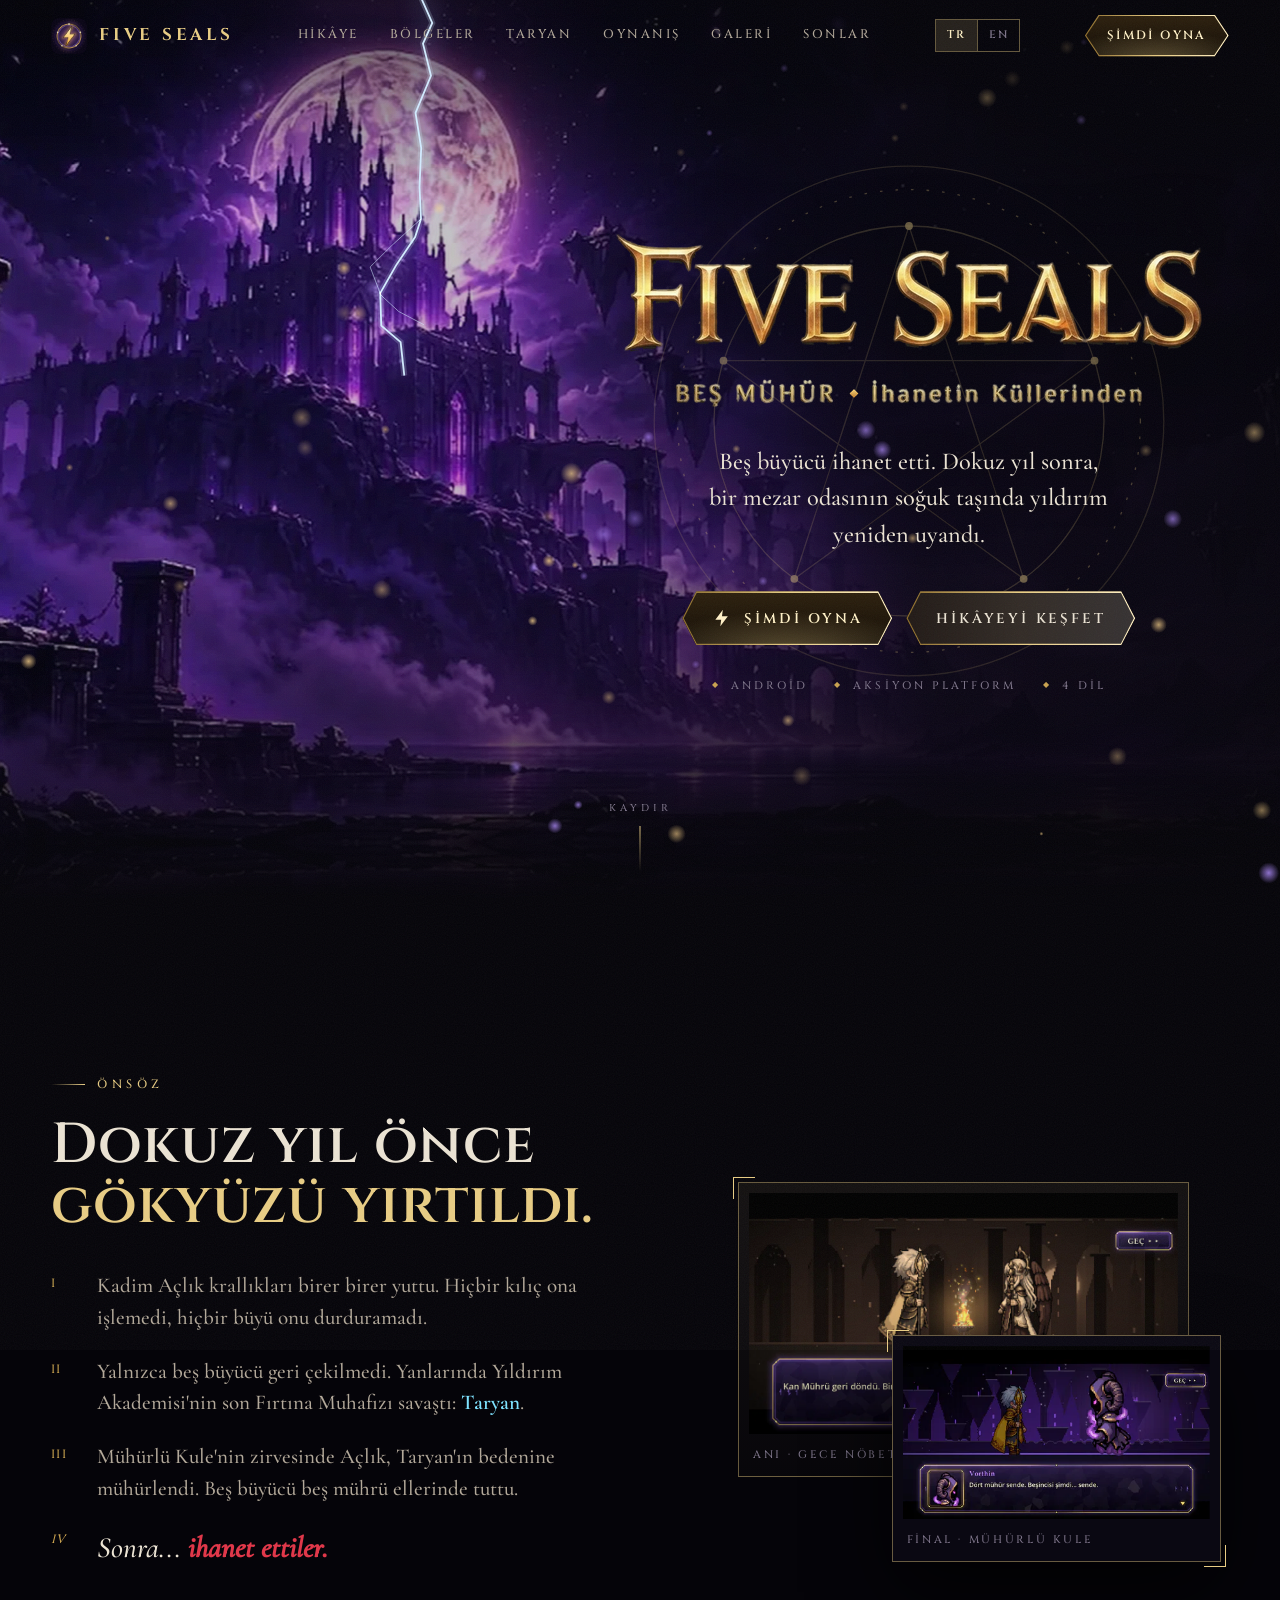
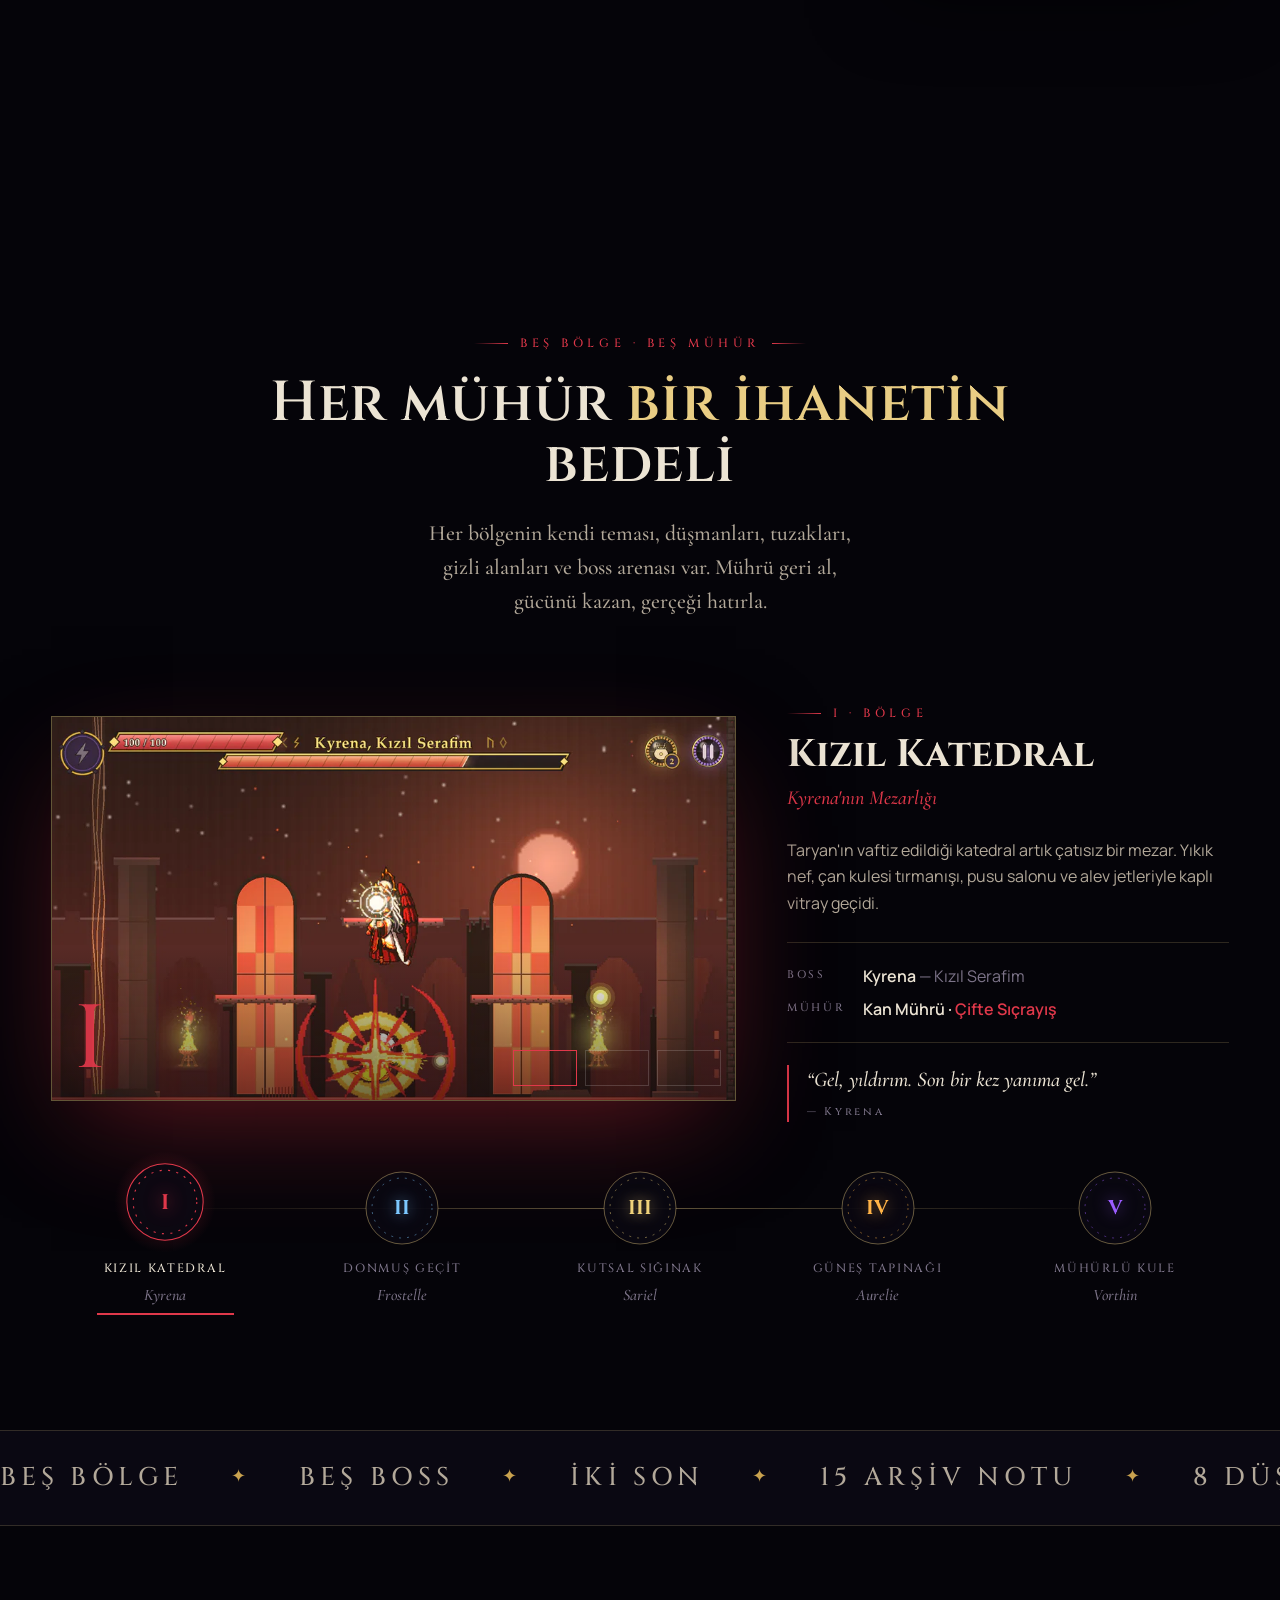
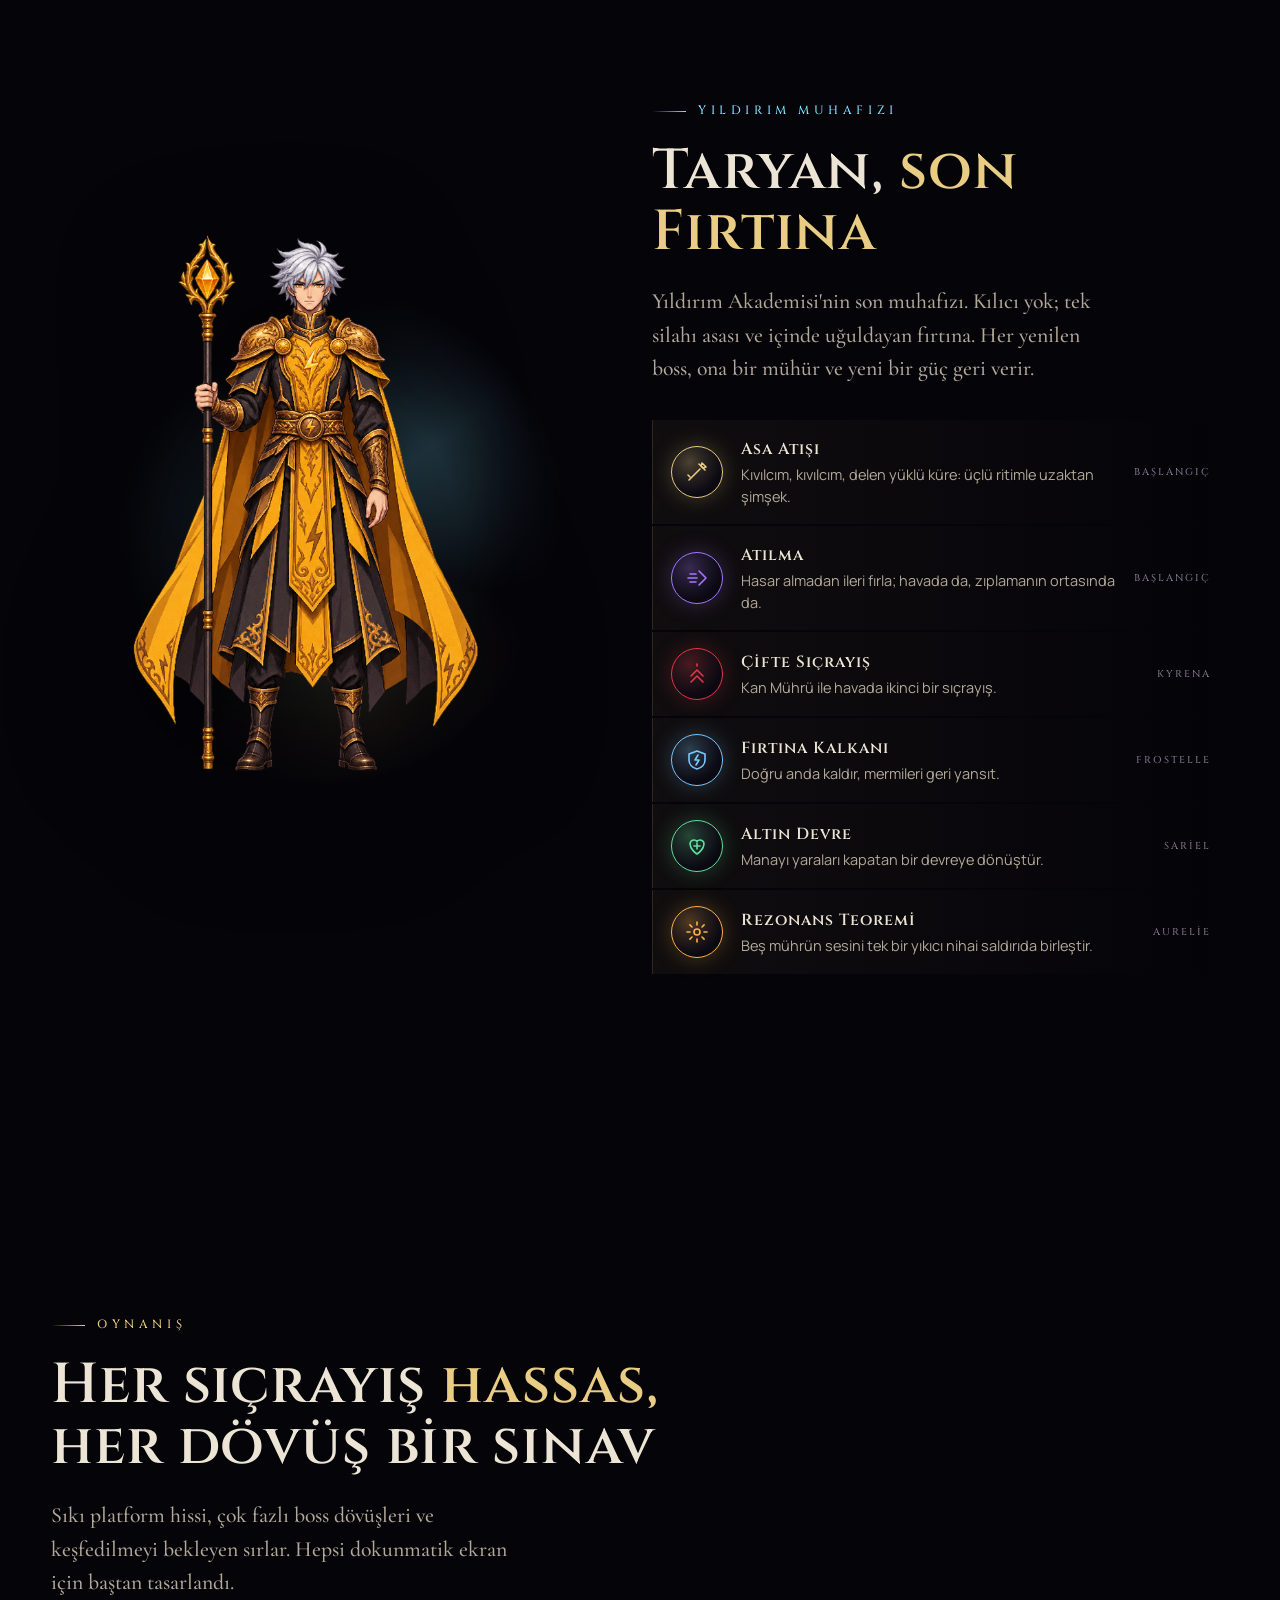
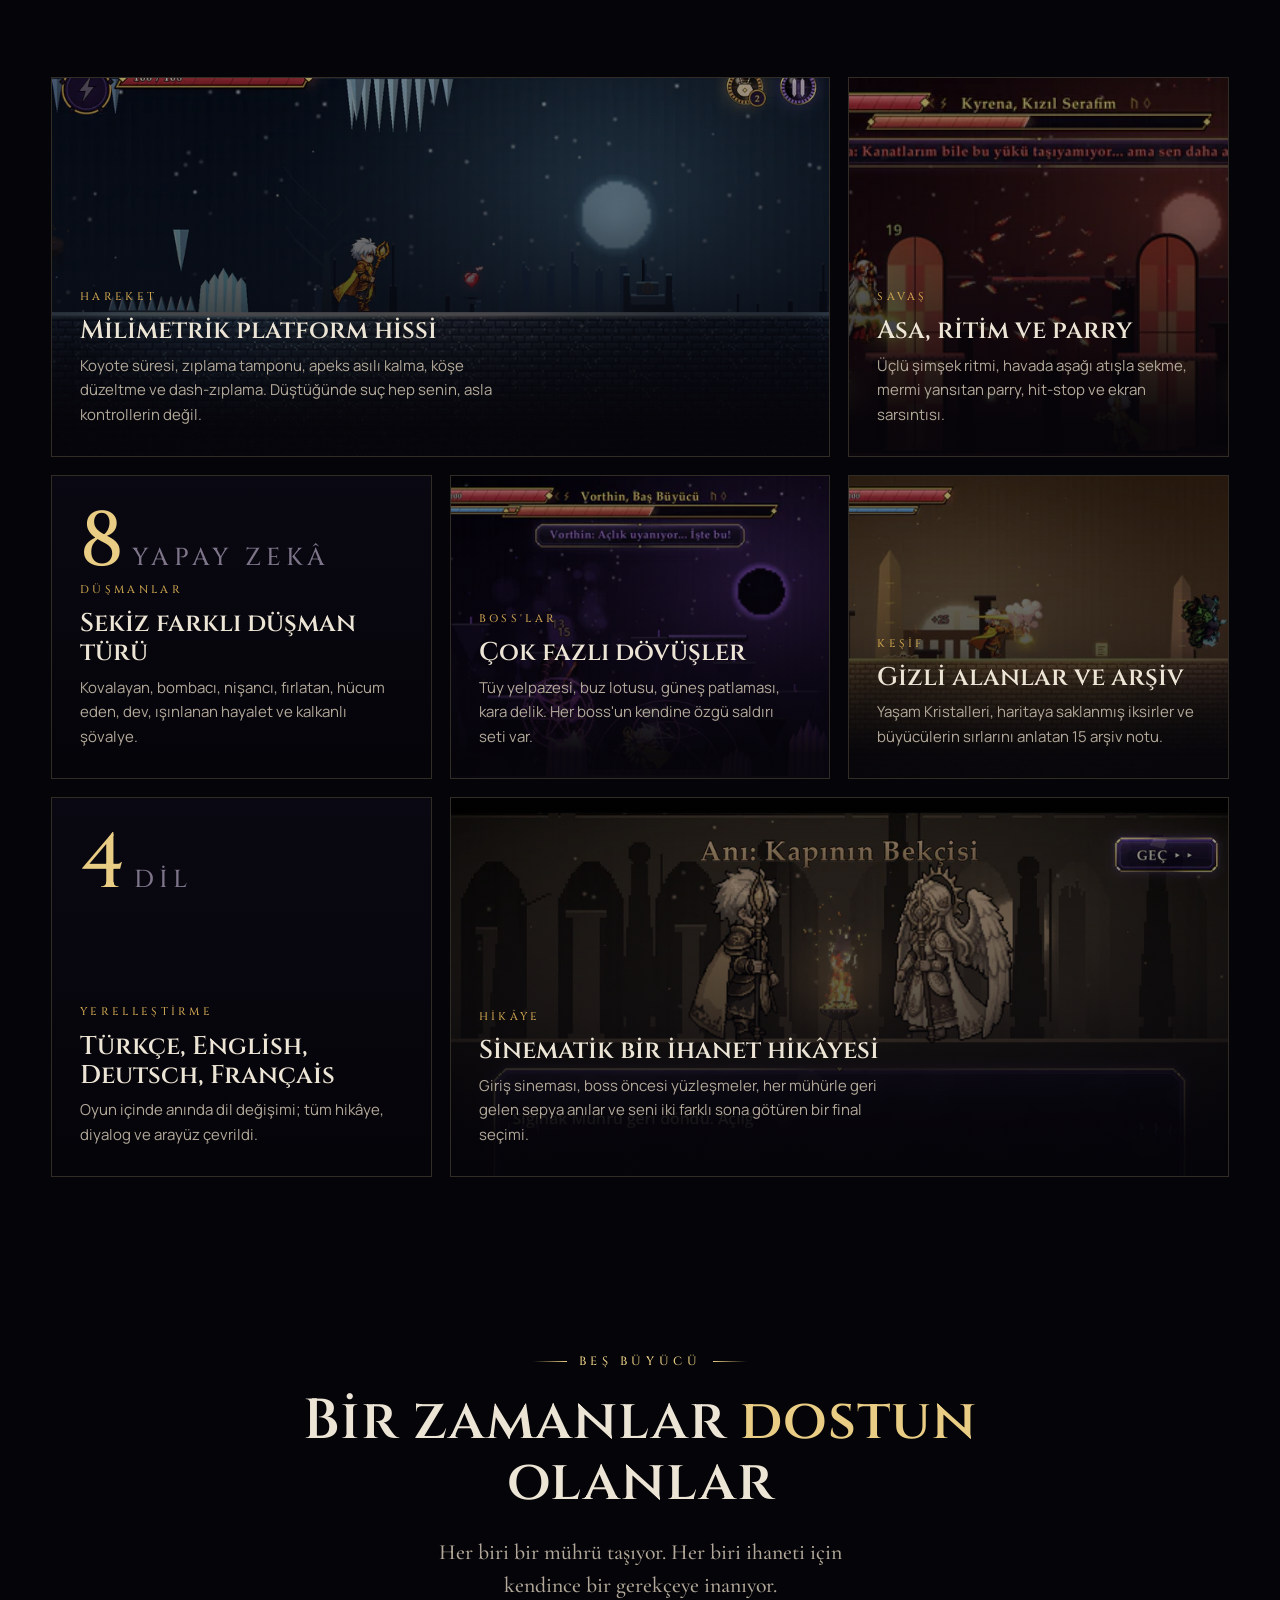
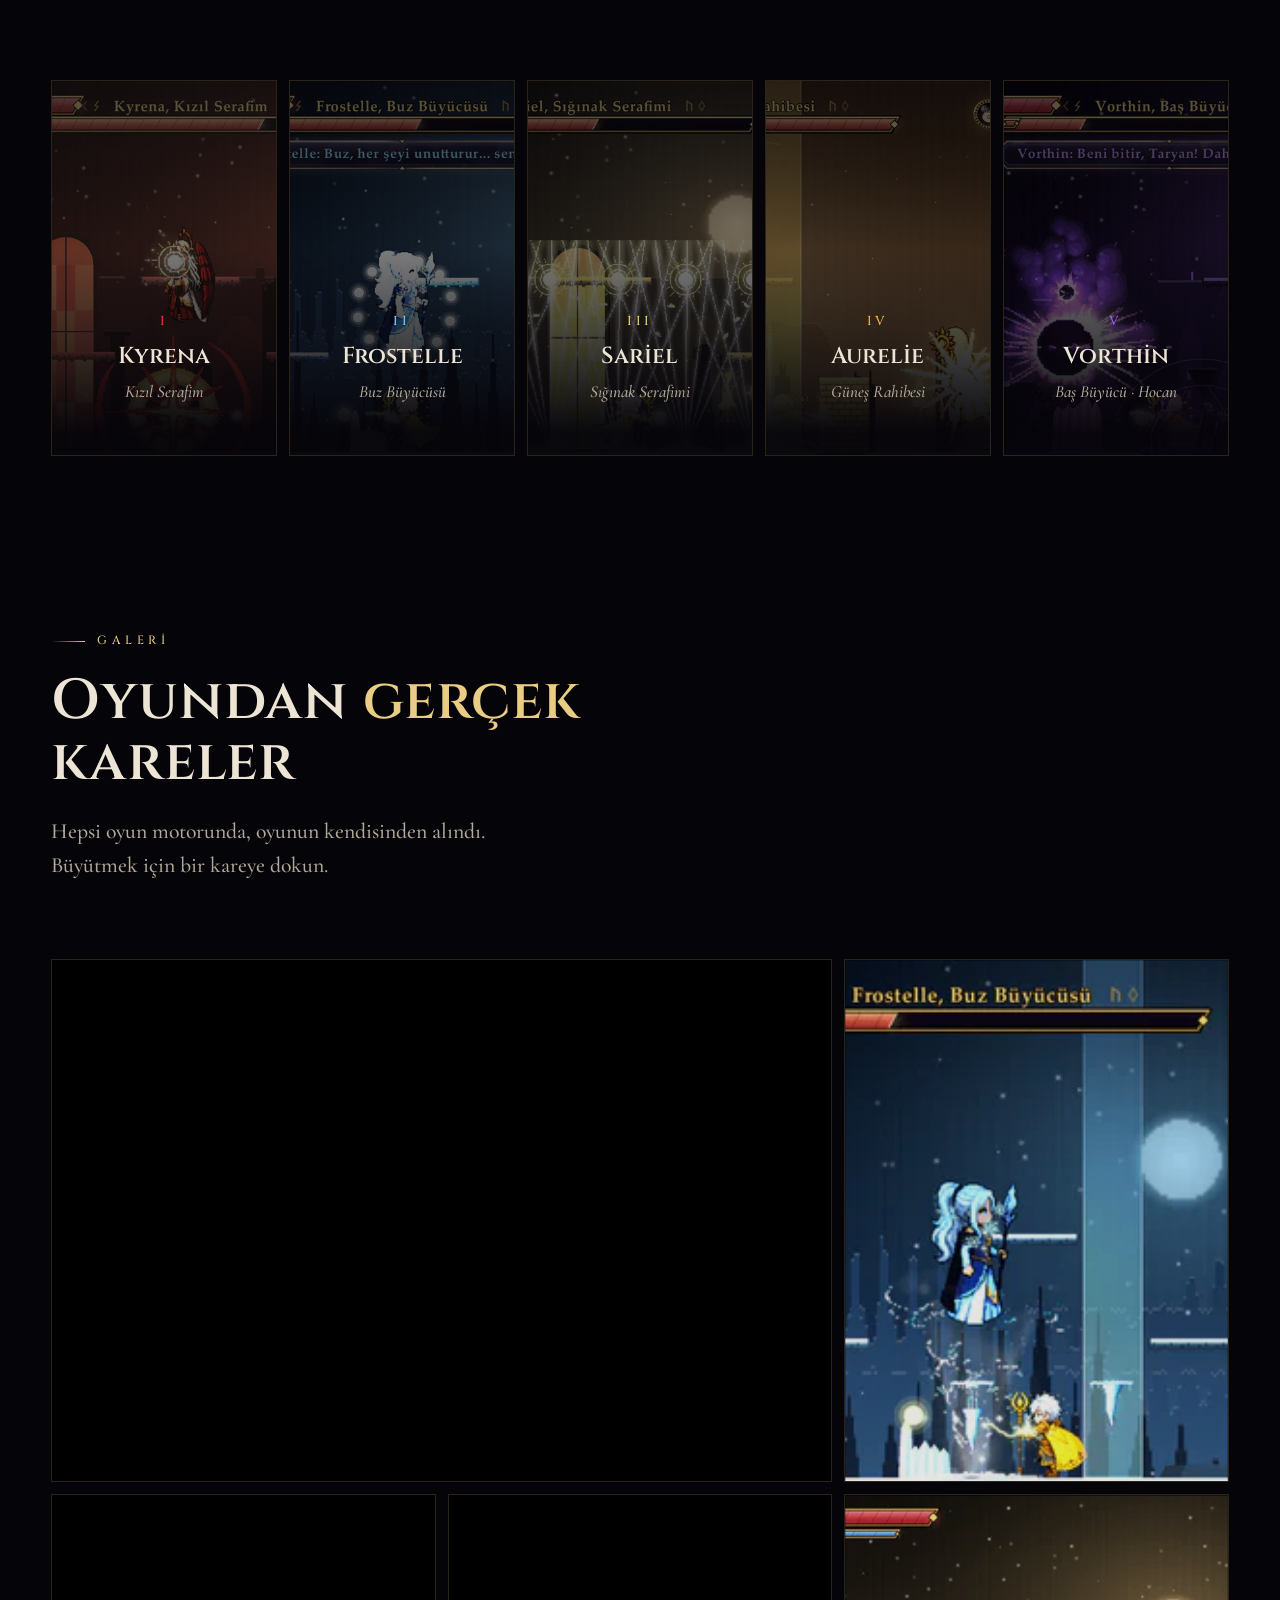
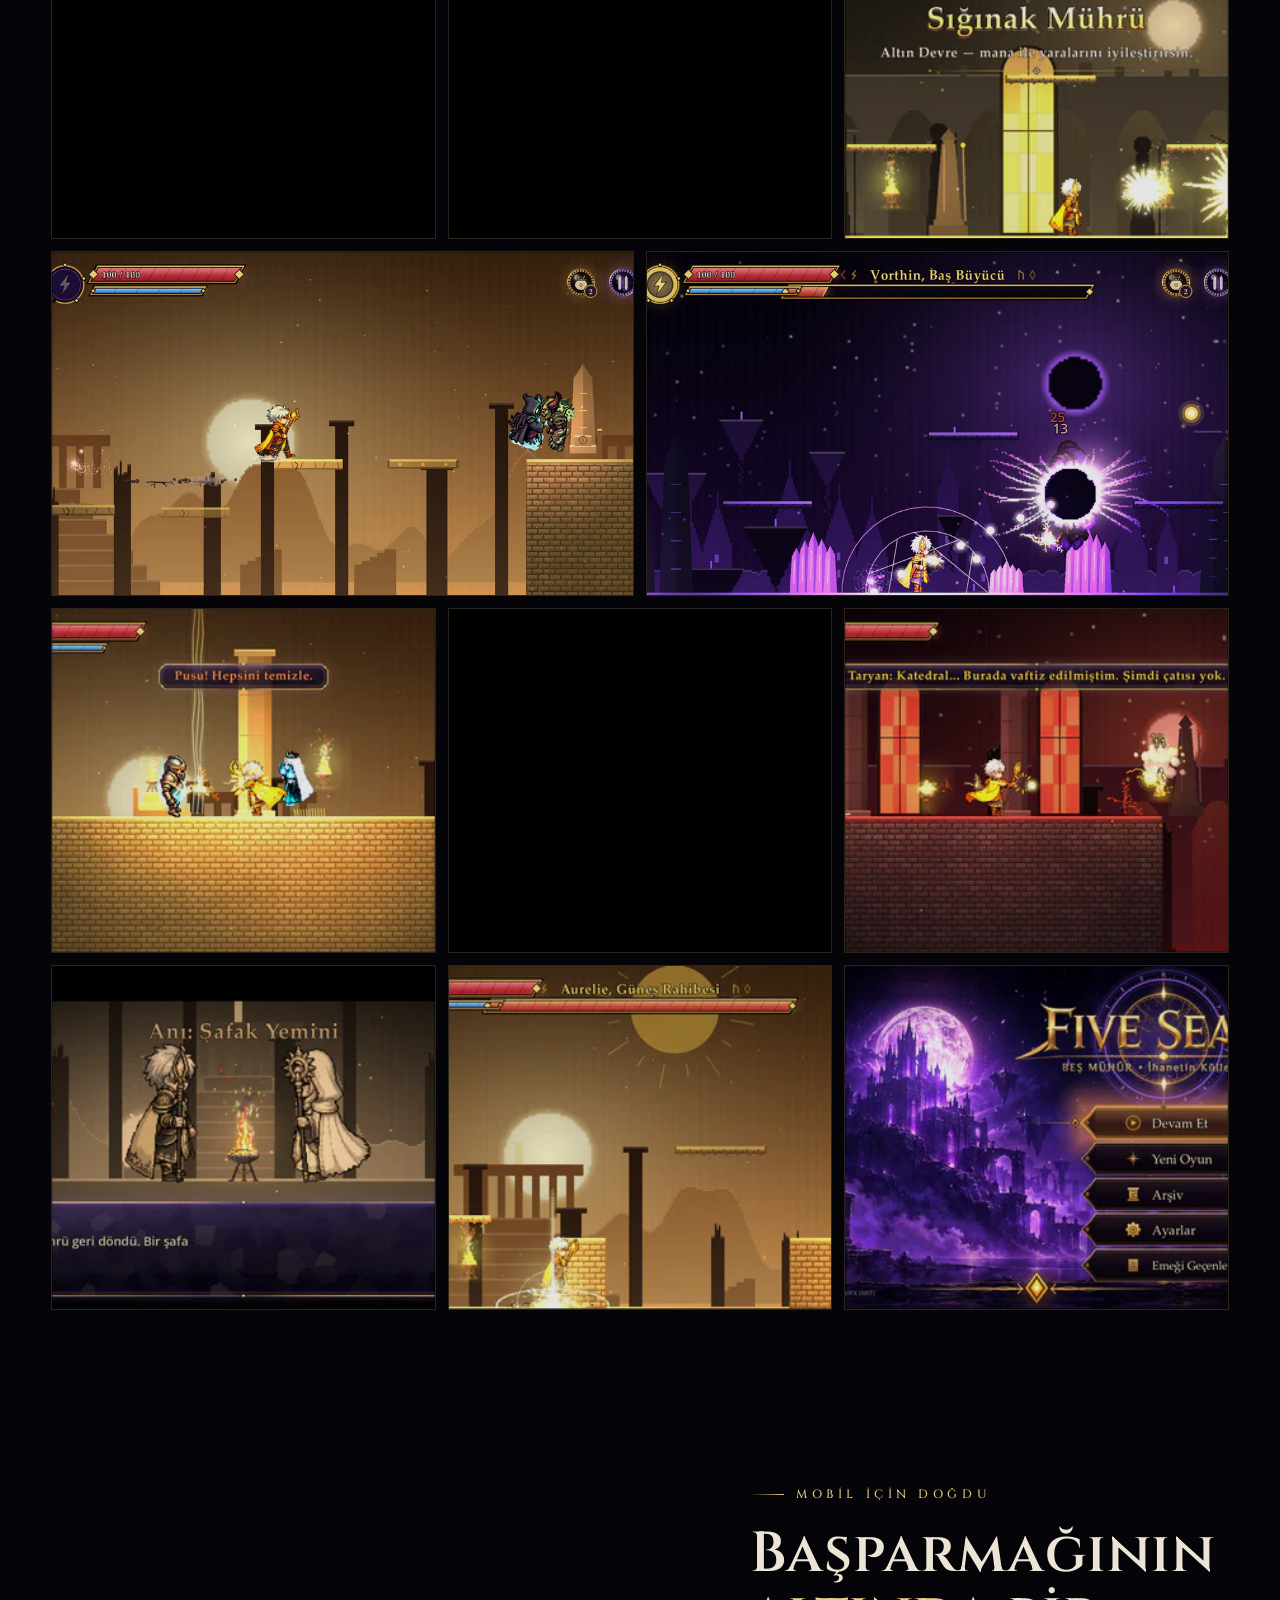
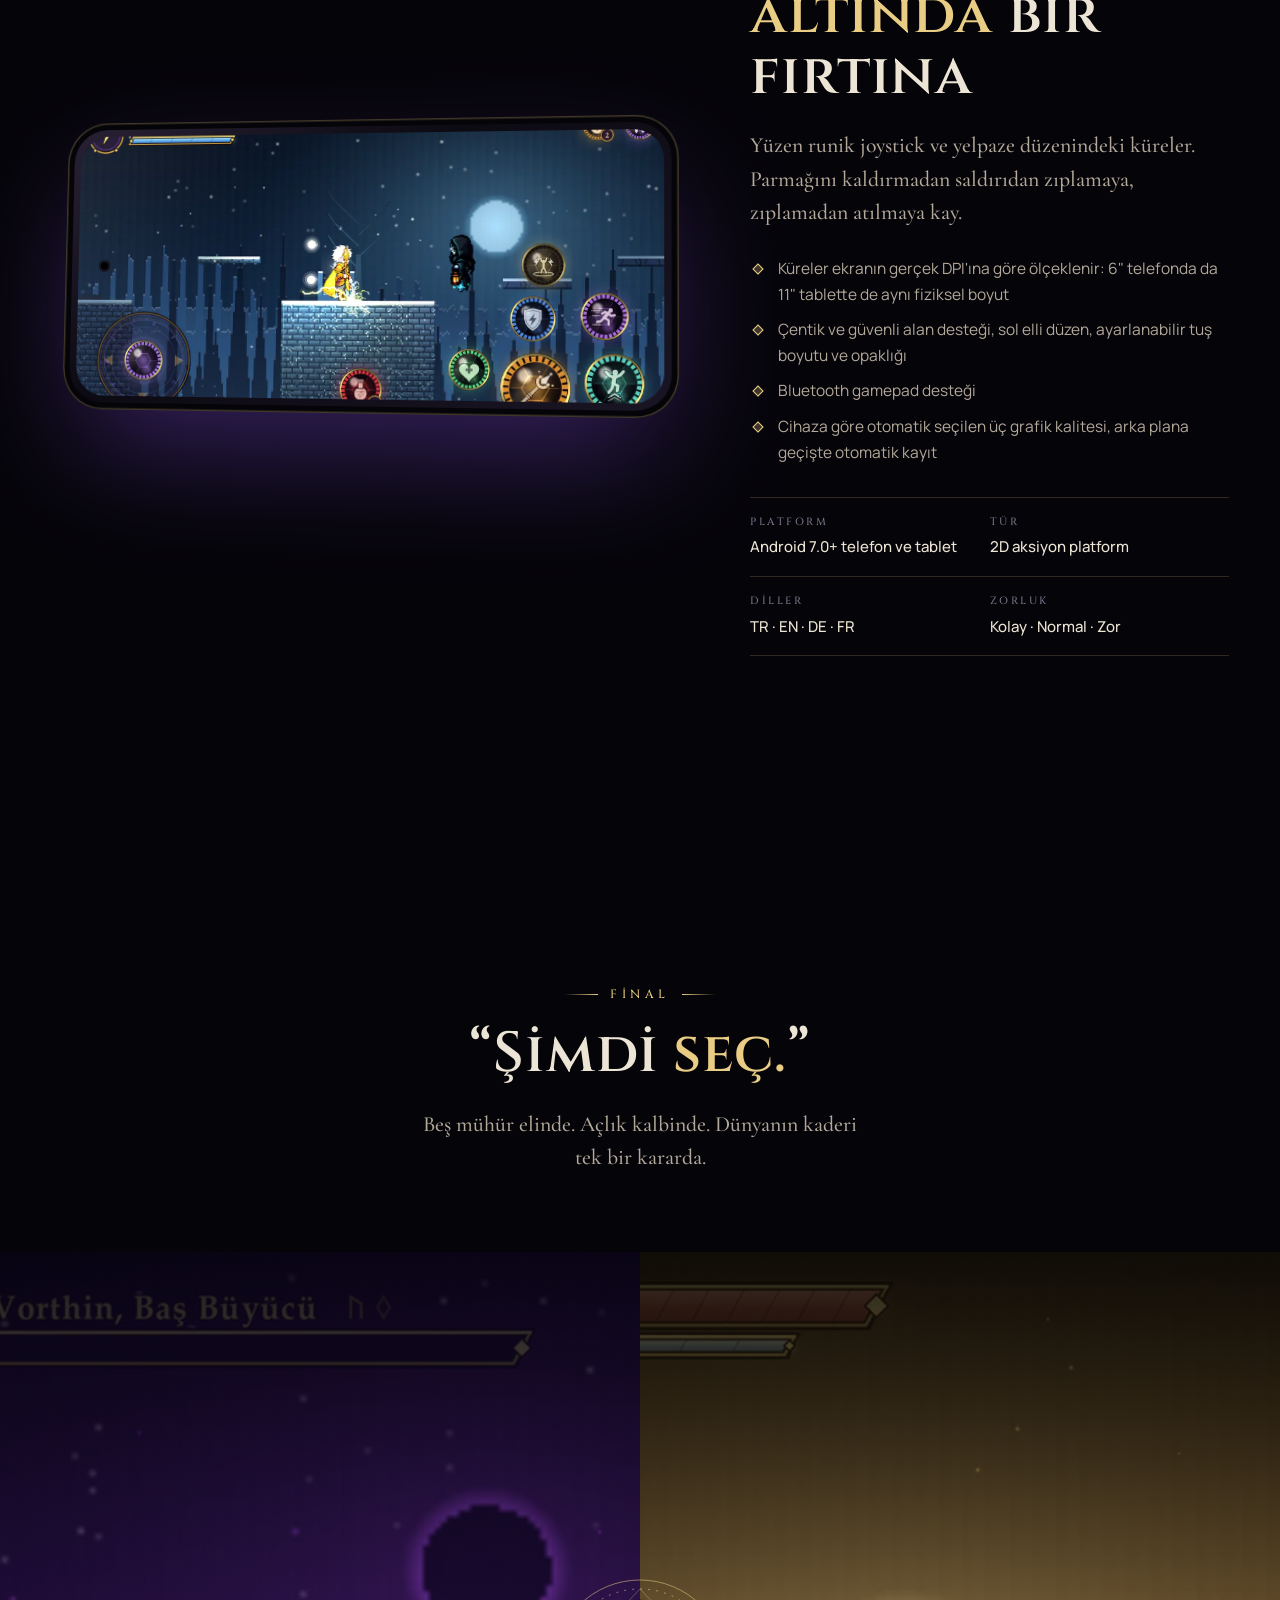
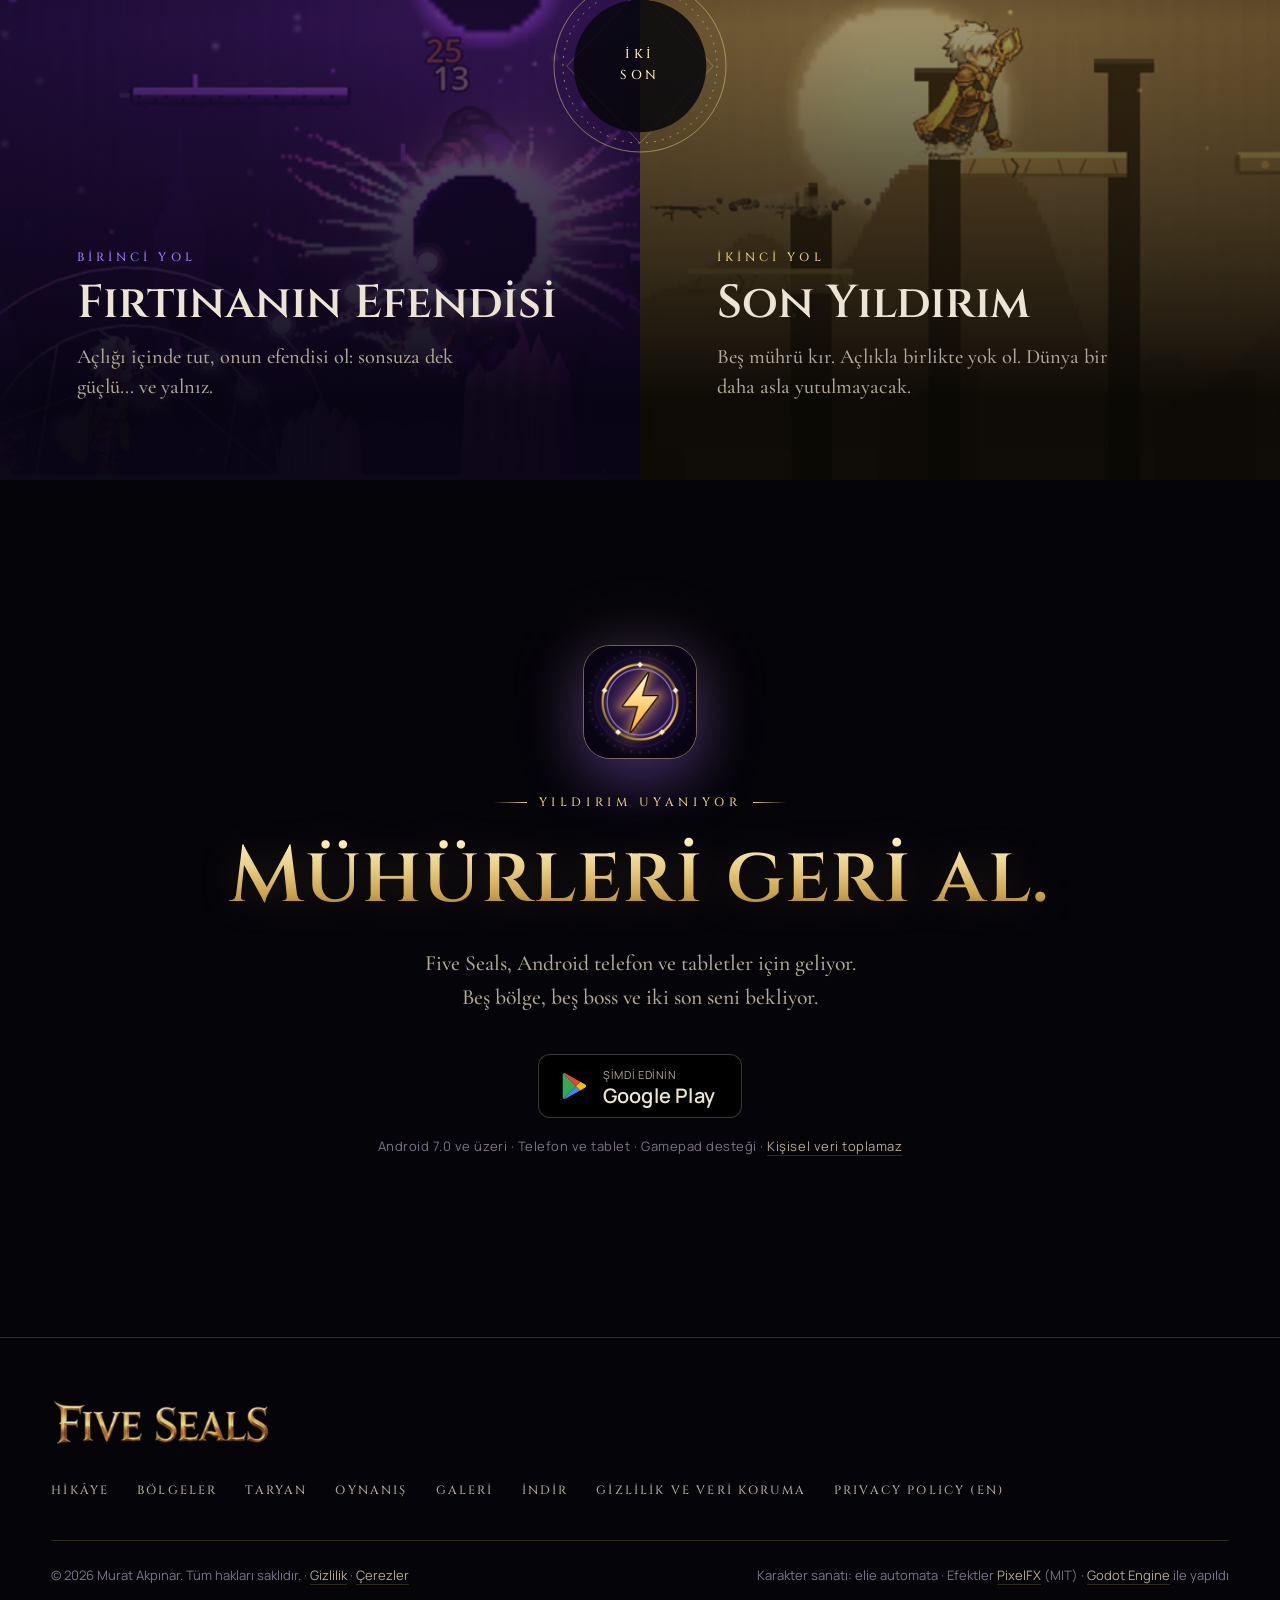
<file: index.html>
<!doctype html>
<html lang="tr" class="no-js">
<head>
  <meta charset="utf-8">
  <meta name="viewport" content="width=device-width, initial-scale=1, viewport-fit=cover">
  <title>Five Seals — Beş Mühür · Karanlık fantezi aksiyon platform oyunu</title>
  <meta name="description" content="İhanete uğrayan Yıldırım Muhafızı Taryan dokuz yıl sonra uyanıyor. Beş bölge, beş boss, beş mühür ve iki son. Android için karanlık fantezi 2D aksiyon platform oyunu.">
  <meta name="theme-color" content="#050409">
  <meta name="color-scheme" content="dark">
  <link rel="canonical" href="https://poledrops.github.io/FiveSealsSite/">
  <link rel="alternate" hreflang="tr" href="https://poledrops.github.io/FiveSealsSite/">
  <link rel="alternate" hreflang="en" href="https://poledrops.github.io/FiveSealsSite/en/">
  <link rel="alternate" hreflang="x-default" href="https://poledrops.github.io/FiveSealsSite/en/">

  <meta property="og:type" content="website">
  <meta property="og:site_name" content="Five Seals">
  <meta property="og:title" content="Five Seals — Beş Mühür">
  <meta property="og:description" content="Beş büyücü ihanet etti. Dokuz yıl sonra yıldırım yeniden uyanıyor. Android için karanlık fantezi aksiyon platform oyunu.">
  <meta property="og:image" content="https://poledrops.github.io/FiveSealsSite/assets/img/og.jpg">
  <meta property="og:image:width" content="1200">
  <meta property="og:image:height" content="630">
  <meta property="og:locale" content="tr_TR">
  <meta property="og:locale:alternate" content="en_US">
  <meta name="twitter:card" content="summary_large_image">
  <meta name="twitter:title" content="Five Seals — Beş Mühür">
  <meta name="twitter:description" content="Beş bölge, beş boss, iki son. Android için karanlık fantezi aksiyon platform oyunu.">
  <meta name="twitter:image" content="https://poledrops.github.io/FiveSealsSite/assets/img/og.jpg">

  <link rel="icon" type="image/png" sizes="192x192" href="assets/img/icon-192.png">
  <link rel="apple-touch-icon" href="assets/img/icon-256.png">
  <link rel="manifest" href="site.webmanifest">

  <link rel="preload" as="font" type="font/woff2" href="assets/fonts/cinzel-normal-latin.woff2" crossorigin>
  <link rel="stylesheet" href="assets/css/fonts.css">
  <link rel="preload" as="image" href="assets/img/art/hero-bg-1280.webp" imagesrcset="assets/img/art/hero-bg-768.webp 768w, assets/img/art/hero-bg-1280.webp 1280w, assets/img/art/hero-bg-2048.webp 2048w" imagesizes="100vw">
  <link rel="stylesheet" href="assets/css/main.css">

  <script>document.documentElement.classList.replace('no-js', 'js');</script>
  <script type="application/ld+json">
  {
    "@context": "https://schema.org",
    "@type": "VideoGame",
    "name": "Five Seals",
    "alternateName": "Beş Mühür",
    "description": "İhanete uğrayan Yıldırım Muhafızı Taryan'ın beş mührü geri almak için beş bölgeyi aştığı karanlık fantezi 2D aksiyon platform oyunu.",
    "genre": ["Action", "Platformer", "Dark Fantasy"],
    "gamePlatform": "Android",
    "operatingSystem": "Android 7.0+",
    "applicationCategory": "Game",
    "inLanguage": ["tr", "en", "de", "fr"],
    "playMode": "SinglePlayer",
    "image": "https://poledrops.github.io/FiveSealsSite/assets/img/og.jpg",
    "author": { "@type": "Person", "name": "Murat Akpınar" },
    "softwareVersion": "1.1.0"
  }
  </script>
</head>
<body class="is-loading">
  <a class="skip-link" href="#main">İçeriğe geç</a>

  <!-- preloader: the five-seal sigil draws itself -->
  <div class="loader" aria-hidden="true">
    <svg class="loader__sigil" viewBox="0 0 200 200">
      <circle class="ring" cx="100" cy="100" r="92"/>
      <circle class="ring" cx="100" cy="100" r="80" style="animation-delay:.15s"/>
      <path class="star" d="M100 22 L145.8 163.1 L25.8 75.9 L174.2 75.9 L54.2 163.1 Z"/>
      <circle class="node" cx="100" cy="22" r="4" style="animation-delay:.9s"/>
      <circle class="node" cx="174.2" cy="75.9" r="4" style="animation-delay:1s"/>
      <circle class="node" cx="145.8" cy="163.1" r="4" style="animation-delay:1.1s"/>
      <circle class="node" cx="54.2" cy="163.1" r="4" style="animation-delay:1.2s"/>
      <circle class="node" cx="25.8" cy="75.9" r="4" style="animation-delay:1.3s"/>
    </svg>
    <div class="loader__label">MÜHÜRLER ÇÖZÜLÜYOR</div>
  </div>

  <div class="grain" aria-hidden="true"></div>

  <!-- ================================================================ NAV -->
  <header class="nav" id="nav">
    <div class="wrap nav__inner">
      <a class="nav__brand" href="#top" aria-label="Five Seals — başa dön">
        <img src="assets/img/icon-192.png" alt="" width="36" height="36">
        <span>FIVE SEALS</span>
      </a>
      <nav class="nav__links" id="navLinks" aria-label="Ana menü">
        <a href="#hikaye">Hikâye</a>
        <a href="#muhurler">Bölgeler</a>
        <a href="#taryan">Taryan</a>
        <a href="#oynanis">Oynanış</a>
        <a href="#galeri">Galeri</a>
        <a href="#sonlar">Sonlar</a>
        <a class="btn nav__mcta" href="#indir">Şimdi Oyna</a>
      </nav>
      <nav class="lang-switch nav__lang" aria-label="Dil">
        <a href="./" hreflang="tr" aria-current="page" title="Türkçe">TR</a>
        <a href="en/" hreflang="en" lang="en" title="English">EN</a>
      </nav>
      <a class="btn nav__cta" href="#indir">Şimdi Oyna</a>
      <button class="nav__toggle" id="navToggle" aria-label="Menüyü aç" aria-expanded="false" aria-controls="navLinks">
        <span></span><span></span><span></span>
      </button>
    </div>
  </header>

  <main id="main">
    <!-- ================================================================ HERO -->
    <section class="hero" id="top" aria-label="Five Seals">
      <div class="hero__bg" data-parallax="0.25">
        <img src="assets/img/art/hero-bg-1280.webp"
             srcset="assets/img/art/hero-bg-768.webp 768w, assets/img/art/hero-bg-1280.webp 1280w, assets/img/art/hero-bg-2048.webp 2048w"
             sizes="110vw" width="2048" height="1152" alt="" fetchpriority="high">
      </div>
      <div class="hero__shade"></div>
      <canvas class="hero__fx" id="heroFx" aria-hidden="true"></canvas>
      <div class="hero__flash" id="heroFlash" aria-hidden="true"></div>

      <div class="wrap">
        <div class="hero__content">
          <div class="hero__seal" aria-hidden="true">
            <svg viewBox="0 0 400 400">
              <g fill="none" stroke="#e9cd84" stroke-opacity=".5">
                <circle cx="200" cy="200" r="196" stroke-opacity=".25"/>
                <circle cx="200" cy="200" r="178" stroke-dasharray="2 10"/>
                <circle cx="200" cy="200" r="150" stroke-opacity=".35"/>
                <path d="M200 50 L288.2 321.4 L57.3 153.6 L342.7 153.6 L111.8 321.4 Z" stroke-opacity=".3"/>
              </g>
              <g fill="#e9cd84" fill-opacity=".8">
                <circle cx="200" cy="50" r="3"/><circle cx="342.7" cy="153.6" r="3"/><circle cx="288.2" cy="321.4" r="3"/>
                <circle cx="111.8" cy="321.4" r="3"/><circle cx="57.3" cy="153.6" r="3"/>
              </g>
            </svg>
          </div>
          <h1 class="sr-only">Five Seals — Beş Mühür</h1>
          <img class="hero__logo reveal" src="assets/img/art/logo-1048.webp" srcset="assets/img/art/logo-600.webp 600w, assets/img/art/logo-1048.webp 1048w" sizes="(max-width: 700px) 92vw, 600px" width="1048" height="231" alt="Five Seals">
          <img class="hero__sub reveal" style="--d:.15s" src="assets/img/art/logo-sub-859.webp" srcset="assets/img/art/logo-sub-480.webp 480w, assets/img/art/logo-sub-859.webp 859w" sizes="(max-width: 700px) 80vw, 480px" width="859" height="74" alt="Beş Mühür · İhanetin Küllerinden">
          <p class="hero__tag reveal" style="--d:.3s">Beş büyücü ihanet etti. Dokuz yıl sonra, bir mezar odasının soğuk taşında yıldırım yeniden uyandı.</p>
          <div class="hero__ctas reveal" style="--d:.45s">
            <a class="btn" href="#indir">
              <svg viewBox="0 0 24 24" fill="currentColor" aria-hidden="true"><path d="M13 2 4 14h7l-1 8 9-12h-7l1-8z"/></svg>
              Şimdi Oyna
            </a>
            <a class="btn btn--ghost" href="#hikaye">Hikâyeyi Keşfet</a>
          </div>
          <div class="hero__meta reveal" style="--d:.6s">
            <span>Android</span><span>Aksiyon Platform</span><span>4 Dil</span>
          </div>
        </div>
      </div>
      <a class="hero__scroll" href="#hikaye" aria-label="Aşağı kaydır"><span>KAYDIR</span><i></i></a>
    </section>

    <!-- ================================================================ PROLOGUE -->
    <section class="section prologue" id="hikaye">
      <div class="prologue__bg" style="background-image:url('assets/img/shots/intro-960.webp')" aria-hidden="true"></div>
      <div class="wrap prologue__grid">
        <div>
          <span class="eyebrow reveal">Önsöz</span>
          <h2 class="h-section reveal" style="--d:.1s">Dokuz yıl önce<br><em>gökyüzü yırtıldı.</em></h2>
          <ol class="prologue__lines">
            <li class="reveal" style="--d:.1s">Kadim Açlık krallıkları birer birer yuttu. Hiçbir kılıç ona işlemedi, hiçbir büyü onu durduramadı.</li>
            <li class="reveal" style="--d:.15s">Yalnızca beş büyücü geri çekilmedi. Yanlarında Yıldırım Akademisi'nin son Fırtına Muhafızı savaştı: <strong style="color:var(--storm);font-weight:600">Taryan</strong>.</li>
            <li class="reveal" style="--d:.2s">Mühürlü Kule'nin zirvesinde Açlık, Taryan'ın bedenine mühürlendi. Beş büyücü beş mührü ellerinde tuttu.</li>
            <li class="strong reveal" style="--d:.25s">Sonra... <strong>ihanet ettiler.</strong></li>
          </ol>
        </div>
        <div class="prologue__stack">
          <figure class="frame reveal-img">
            <img src="assets/img/shots/memory-night-960.webp" srcset="assets/img/shots/memory-night-480.webp 480w, assets/img/shots/memory-night-960.webp 960w, assets/img/shots/memory-night-1600.webp 1600w" sizes="(max-width: 960px) 92vw, 46vw" width="1600" height="900" loading="lazy" decoding="async" alt="Sepya tonlu anı sahnesi: Taryan ve Kyrena bir mangal ateşinin başında">
            <figcaption><span>Anı · Gece Nöbeti</span><span>I / IV</span></figcaption>
          </figure>
          <figure class="frame reveal-img" style="--d:.25s">
            <img src="assets/img/shots/finale-960.webp" srcset="assets/img/shots/finale-480.webp 480w, assets/img/shots/finale-960.webp 960w" sizes="(max-width: 960px) 56vw, 28vw" width="1600" height="900" loading="lazy" decoding="async" alt="Final sahnesi: Taryan, Mühürlü Kule'de Baş Büyücü Vorthin ile yüz yüze">
            <figcaption><span>Final · Mühürlü Kule</span></figcaption>
          </figure>
        </div>
      </div>
    </section>

    <!-- ================================================================ FIVE SEALS / REGIONS -->
    <section class="section seals" id="muhurler" aria-labelledby="sealsTitle">
      <div class="wrap">
        <div class="section__head center">
          <span class="eyebrow both reveal">Beş Bölge · Beş Mühür</span>
          <h2 class="h-section reveal" id="sealsTitle" style="--d:.1s">Her mühür <em>bir ihanetin</em> bedeli</h2>
          <p class="lede reveal" style="--d:.2s">Her bölgenin kendi teması, düşmanları, tuzakları, gizli alanları ve boss arenası var. Mührü geri al, gücünü kazan, gerçeği hatırla.</p>
        </div>

        <div class="seals__stage reveal" id="seals">
          <div class="seals__screen" id="sealScreen">
            <div class="seals__numeral swap" id="sealNumeral">I</div>
            <div class="seals__thumbs" id="sealThumbs" role="group" aria-label="Bölge görüntüleri"></div>
          </div>
          <div class="seals__info" aria-live="polite">
            <div class="swap" id="sealText">
              <span class="eyebrow" id="sealKicker">I · Bölge</span>
              <h3 class="seals__region" id="sealRegion">Kızıl Katedral</h3>
              <p class="seals__subtitle" id="sealSubtitle">Kyrena'nın Mezarlığı</p>
              <p class="seals__desc" id="sealDesc"></p>
              <dl class="seals__boss">
                <dt>Boss</dt><dd id="sealBoss"></dd>
                <dt>Mühür</dt><dd id="sealPower"></dd>
              </dl>
              <blockquote class="seals__quote">
                <p id="sealQuote"></p>
                <cite id="sealCite"></cite>
              </blockquote>
            </div>
          </div>
        </div>

        <div class="seals__ring" role="tablist" aria-label="Bölge seç" id="sealRing">
          <button class="seal-btn on" role="tab" aria-selected="true" style="--c:var(--z1)" data-i="0">
            <span class="seal-btn__gem"><svg viewBox="0 0 76 76" aria-hidden="true"><circle class="ring" cx="38" cy="38" r="36"/><circle class="runes" cx="38" cy="38" r="30"/></svg><b>I</b></span>
            <span class="seal-btn__name">Kızıl Katedral</span><span class="seal-btn__boss">Kyrena</span><span class="bar"></span>
          </button>
          <button class="seal-btn" role="tab" aria-selected="false" style="--c:var(--z2)" data-i="1">
            <span class="seal-btn__gem"><svg viewBox="0 0 76 76" aria-hidden="true"><circle class="ring" cx="38" cy="38" r="36"/><circle class="runes" cx="38" cy="38" r="30"/></svg><b>II</b></span>
            <span class="seal-btn__name">Donmuş Geçit</span><span class="seal-btn__boss">Frostelle</span><span class="bar"></span>
          </button>
          <button class="seal-btn" role="tab" aria-selected="false" style="--c:var(--z3)" data-i="2">
            <span class="seal-btn__gem"><svg viewBox="0 0 76 76" aria-hidden="true"><circle class="ring" cx="38" cy="38" r="36"/><circle class="runes" cx="38" cy="38" r="30"/></svg><b>III</b></span>
            <span class="seal-btn__name">Kutsal Sığınak</span><span class="seal-btn__boss">Sariel</span><span class="bar"></span>
          </button>
          <button class="seal-btn" role="tab" aria-selected="false" style="--c:var(--z4)" data-i="3">
            <span class="seal-btn__gem"><svg viewBox="0 0 76 76" aria-hidden="true"><circle class="ring" cx="38" cy="38" r="36"/><circle class="runes" cx="38" cy="38" r="30"/></svg><b>IV</b></span>
            <span class="seal-btn__name">Güneş Tapınağı</span><span class="seal-btn__boss">Aurelie</span><span class="bar"></span>
          </button>
          <button class="seal-btn" role="tab" aria-selected="false" style="--c:var(--z5)" data-i="4">
            <span class="seal-btn__gem"><svg viewBox="0 0 76 76" aria-hidden="true"><circle class="ring" cx="38" cy="38" r="36"/><circle class="runes" cx="38" cy="38" r="30"/></svg><b>V</b></span>
            <span class="seal-btn__name">Mühürlü Kule</span><span class="seal-btn__boss">Vorthin</span><span class="bar"></span>
          </button>
        </div>
      </div>
    </section>

    <!-- ================================================================ MARQUEE -->
    <div class="strip" aria-hidden="true">
      <div class="strip__track">
        <span>Beş Bölge</span><span>Beş Boss</span><span>İki Son</span><span>15 Arşiv Notu</span><span>8 Düşman Türü</span><span>Gamepad Desteği</span><span>Türkçe · English · Deutsch · Français</span>
        <span>Beş Bölge</span><span>Beş Boss</span><span>İki Son</span><span>15 Arşiv Notu</span><span>8 Düşman Türü</span><span>Gamepad Desteği</span><span>Türkçe · English · Deutsch · Français</span>
      </div>
    </div>

    <!-- ================================================================ TARYAN -->
    <section class="section taryan" id="taryan" aria-labelledby="taryanTitle">
      <div class="wrap taryan__grid">
        <div class="taryan__art reveal">
          <div class="taryan__halo" aria-hidden="true"></div>
          <img src="assets/img/art/taryan-640.webp" srcset="assets/img/art/taryan-400.webp 400w, assets/img/art/taryan-640.webp 640w" sizes="(max-width: 960px) 70vw, 440px" width="640" height="960" loading="lazy" decoding="async" alt="Taryan: altın-siyah cübbeli, beyaz saçlı, elinde yıldırım asası tutan Fırtına Muhafızı">
        </div>
        <div>
          <span class="eyebrow reveal" style="--accent:var(--storm)">Yıldırım Muhafızı</span>
          <h2 class="h-section reveal" id="taryanTitle" style="--d:.1s">Taryan, <em>son Fırtına</em></h2>
          <p class="lede reveal" style="--d:.2s">Yıldırım Akademisi'nin son muhafızı. Kılıcı yok; tek silahı asası ve içinde uğuldayan fırtına. Her yenilen boss, ona bir mühür ve yeni bir güç geri verir.</p>
          <ul class="abilities">
            <li class="ability reveal" style="--c:var(--gold-2)">
              <span class="ability__ico"><svg viewBox="0 0 24 24" fill="none" stroke="currentColor" stroke-width="1.6" stroke-linecap="round" stroke-linejoin="round" aria-hidden="true"><path d="M4 20 15 9"/><path d="m14 4 6 6"/><path d="M17 3l4 4-3 1-2-2z"/><path d="M3 15l2 2"/></svg></span>
              <div><h3>Asa Atışı</h3><p>Kıvılcım, kıvılcım, delen yüklü küre: üçlü ritimle uzaktan şimşek.</p></div>
              <small>Başlangıç</small>
            </li>
            <li class="ability reveal" style="--c:var(--violet-glow);--d:.05s">
              <span class="ability__ico"><svg viewBox="0 0 24 24" fill="none" stroke="currentColor" stroke-width="1.6" stroke-linecap="round" stroke-linejoin="round" aria-hidden="true"><path d="M3 12h9"/><path d="M5 8h6"/><path d="M5 16h6"/><path d="M14 5l7 7-7 7"/></svg></span>
              <div><h3>Atılma</h3><p>Hasar almadan ileri fırla; havada da, zıplamanın ortasında da.</p></div>
              <small>Başlangıç</small>
            </li>
            <li class="ability reveal" style="--c:var(--z1);--d:.1s">
              <span class="ability__ico"><svg viewBox="0 0 24 24" fill="none" stroke="currentColor" stroke-width="1.6" stroke-linecap="round" stroke-linejoin="round" aria-hidden="true"><path d="m6 14 6-6 6 6"/><path d="m6 20 6-6 6 6"/><path d="M12 2v2"/></svg></span>
              <div><h3>Çifte Sıçrayış</h3><p>Kan Mührü ile havada ikinci bir sıçrayış.</p></div>
              <small>Kyrena</small>
            </li>
            <li class="ability reveal" style="--c:var(--z2);--d:.15s">
              <span class="ability__ico"><svg viewBox="0 0 24 24" fill="none" stroke="currentColor" stroke-width="1.6" stroke-linecap="round" stroke-linejoin="round" aria-hidden="true"><path d="M12 3 4 6v6c0 4.5 3.4 8 8 9 4.6-1 8-4.5 8-9V6z"/><path d="m13 7-3 5h4l-3 5"/></svg></span>
              <div><h3>Fırtına Kalkanı</h3><p>Doğru anda kaldır, mermileri geri yansıt.</p></div>
              <small>Frostelle</small>
            </li>
            <li class="ability reveal" style="--c:#5fe0a0;--d:.2s">
              <span class="ability__ico"><svg viewBox="0 0 24 24" fill="none" stroke="currentColor" stroke-width="1.6" stroke-linecap="round" stroke-linejoin="round" aria-hidden="true"><path d="M12 20s-7-4.4-7-10a4 4 0 0 1 7-2.6A4 4 0 0 1 19 10c0 5.6-7 10-7 10z"/><path d="M12 9v6M9 12h6"/></svg></span>
              <div><h3>Altın Devre</h3><p>Manayı yaraları kapatan bir devreye dönüştür.</p></div>
              <small>Sariel</small>
            </li>
            <li class="ability reveal" style="--c:var(--z4);--d:.25s">
              <span class="ability__ico"><svg viewBox="0 0 24 24" fill="none" stroke="currentColor" stroke-width="1.6" stroke-linecap="round" stroke-linejoin="round" aria-hidden="true"><circle cx="12" cy="12" r="3"/><path d="M12 2v3M12 19v3M2 12h3M19 12h3M4.9 4.9l2.1 2.1M17 17l2.1 2.1M4.9 19.1 7 17M17 7l2.1-2.1"/></svg></span>
              <div><h3>Rezonans Teoremi</h3><p>Beş mührün sesini tek bir yıkıcı nihai saldırıda birleştir.</p></div>
              <small>Aurelie</small>
            </li>
          </ul>
        </div>
      </div>
    </section>

    <!-- ================================================================ FEATURES -->
    <section class="section features" id="oynanis" aria-labelledby="featTitle">
      <div class="wrap">
        <div class="section__head">
          <span class="eyebrow reveal">Oynanış</span>
          <h2 class="h-section reveal" id="featTitle" style="--d:.1s">Her sıçrayış <em>hassas,</em><br>her dövüş bir sınav</h2>
          <p class="lede reveal" style="--d:.2s">Sıkı platform hissi, çok fazlı boss dövüşleri ve keşfedilmeyi bekleyen sırlar. Hepsi dokunmatik ekran için baştan tasarlandı.</p>
        </div>

        <div class="features__grid">
          <article class="feat feat--wide reveal">
            <div class="feat__img"><img src="assets/img/shots/frozen-ambush-960.webp" srcset="assets/img/shots/frozen-ambush-960.webp 960w, assets/img/shots/frozen-ambush-1600.webp 1600w" sizes="(max-width: 680px) 92vw, 66vw" width="1600" height="900" loading="lazy" decoding="async" alt="Donmuş Geçit'te karla kaplı platformlar arasında atılma"></div>
            <span class="feat__k">Hareket</span>
            <h3>Milimetrik platform hissi</h3>
            <p>Koyote süresi, zıplama tamponu, apeks asılı kalma, köşe düzeltme ve dash-zıplama. Düştüğünde suç hep senin, asla kontrollerin değil.</p>
          </article>
          <article class="feat reveal" style="--d:.1s">
            <div class="feat__img"><img src="assets/img/shots/kyrena-feathers-960.webp" srcset="assets/img/shots/kyrena-feathers-480.webp 480w, assets/img/shots/kyrena-feathers-960.webp 960w" sizes="(max-width: 680px) 92vw, 33vw" width="1600" height="900" loading="lazy" decoding="async" alt="Kyrena'nın tüy yelpazesi saldırısı"></div>
            <span class="feat__k">Savaş</span>
            <h3>Asa, ritim ve parry</h3>
            <p>Üçlü şimşek ritmi, havada aşağı atışla sekme, mermi yansıtan parry, hit-stop ve ekran sarsıntısı.</p>
          </article>

          <article class="feat reveal">
            <div class="feat__stat">8<small>YAPAY ZEKÂ</small></div>
            <span class="feat__k">Düşmanlar</span>
            <h3>Sekiz farklı düşman türü</h3>
            <p>Kovalayan, bombacı, nişancı, fırlatan, hücum eden, dev, ışınlanan hayalet ve kalkanlı şövalye.</p>
          </article>
          <article class="feat reveal" style="--d:.1s">
            <div class="feat__img"><img src="assets/img/shots/vorthin-pentagram-960.webp" srcset="assets/img/shots/vorthin-pentagram-480.webp 480w, assets/img/shots/vorthin-pentagram-960.webp 960w" sizes="(max-width: 680px) 92vw, 33vw" width="1600" height="900" loading="lazy" decoding="async" alt="Vorthin'in pentagram büyüsü"></div>
            <span class="feat__k">Boss'lar</span>
            <h3>Çok fazlı dövüşler</h3>
            <p>Tüy yelpazesi, buz lotusu, güneş patlaması, kara delik. Her boss'un kendine özgü saldırı seti var.</p>
          </article>
          <article class="feat reveal" style="--d:.2s">
            <div class="feat__img"><img src="assets/img/shots/sun-desert-960.webp" srcset="assets/img/shots/sun-desert-480.webp 480w, assets/img/shots/sun-desert-960.webp 960w" sizes="(max-width: 680px) 92vw, 33vw" width="1600" height="900" loading="lazy" decoding="async" alt="Fildişi Güneş Tapınağı'na giden çöl yolu"></div>
            <span class="feat__k">Keşif</span>
            <h3>Gizli alanlar ve arşiv</h3>
            <p>Yaşam Kristalleri, haritaya saklanmış iksirler ve büyücülerin sırlarını anlatan 15 arşiv notu.</p>
          </article>

          <article class="feat reveal">
            <div class="feat__stat">4<small>DİL</small></div>
            <span class="feat__k">Yerelleştirme</span>
            <h3>Türkçe, English, Deutsch, Français</h3>
            <p>Oyun içinde anında dil değişimi; tüm hikâye, diyalog ve arayüz çevrildi.</p>
          </article>
          <article class="feat feat--wide reveal" style="--d:.1s">
            <div class="feat__img"><img src="assets/img/shots/memory-gate-960.webp" srcset="assets/img/shots/memory-gate-960.webp 960w, assets/img/shots/memory-gate-1600.webp 1600w" sizes="(max-width: 680px) 92vw, 66vw" width="1600" height="900" loading="lazy" decoding="async" alt="Sepya anı sahnesi: Kapının Bekçisi"></div>
            <span class="feat__k">Hikâye</span>
            <h3>Sinematik bir ihanet hikâyesi</h3>
            <p>Giriş sineması, boss öncesi yüzleşmeler, her mühürle geri gelen sepya anılar ve seni iki farklı sona götüren bir final seçimi.</p>
          </article>
        </div>
      </div>
    </section>

    <!-- ================================================================ BOSSES -->
    <section class="section bosses" id="bosslar" aria-labelledby="bossTitle" style="padding-top:0">
      <div class="wrap">
        <div class="section__head center">
          <span class="eyebrow both reveal">Beş Büyücü</span>
          <h2 class="h-section reveal" id="bossTitle" style="--d:.1s">Bir zamanlar <em>dostun</em> olanlar</h2>
          <p class="lede reveal" style="--d:.2s">Her biri bir mührü taşıyor. Her biri ihaneti için kendince bir gerekçeye inanıyor.</p>
        </div>
        <div class="bosses__list">
          <button class="boss reveal" style="--c:var(--z1)" data-lb="kyrena-sigil" data-caption="Kyrena, Kızıl Serafim · Kızıl Katedral">
            <img src="assets/img/shots/kyrena-sigil-960.webp" srcset="assets/img/shots/kyrena-sigil-480.webp 480w, assets/img/shots/kyrena-sigil-960.webp 960w" sizes="(max-width: 1080px) 70vw, 20vw" width="1600" height="900" loading="lazy" decoding="async" alt="Kyrena'nın kızıl mühür saldırısı" style="object-position:44% 50%">
            <span class="boss__body"><span class="boss__n">I</span><h3>Kyrena</h3><span class="boss__title">Kızıl Serafim</span>
              <span class="boss__seal" style="display:block">Kan Mührü · <b>Çifte Sıçrayış</b></span></span>
          </button>
          <button class="boss reveal" style="--c:var(--z2);--d:.08s" data-lb="frostelle-lotus" data-caption="Frostelle, Buz Büyücüsü · Donmuş Geçit">
            <img src="assets/img/shots/frostelle-lotus-960.webp" srcset="assets/img/shots/frostelle-lotus-480.webp 480w, assets/img/shots/frostelle-lotus-960.webp 960w" sizes="(max-width: 1080px) 70vw, 20vw" width="1600" height="900" loading="lazy" decoding="async" alt="Frostelle'nin buz lotusu" style="object-position:50% 50%">
            <span class="boss__body"><span class="boss__n">II</span><h3>Frostelle</h3><span class="boss__title">Buz Büyücüsü</span>
              <span class="boss__seal" style="display:block">Buz Mührü · <b>Fırtına Kalkanı</b></span></span>
          </button>
          <button class="boss reveal" style="--c:var(--z3);--d:.16s" data-lb="sariel-beams" data-caption="Sariel, Sığınak Serafimi · Kutsal Sığınak">
            <img src="assets/img/shots/sariel-beams-960.webp" srcset="assets/img/shots/sariel-beams-480.webp 480w, assets/img/shots/sariel-beams-960.webp 960w" sizes="(max-width: 1080px) 70vw, 20vw" width="1600" height="900" loading="lazy" decoding="async" alt="Sariel'in ışık sütunları" style="object-position:62% 50%">
            <span class="boss__body"><span class="boss__n">III</span><h3>Sariel</h3><span class="boss__title">Sığınak Serafimi</span>
              <span class="boss__seal" style="display:block">Sığınak Mührü · <b>Altın Devre</b></span></span>
          </button>
          <button class="boss reveal" style="--c:var(--z4);--d:.24s" data-lb="aurelie-sunbeam" data-caption="Aurelie, Güneş Rahibesi · Fildişi Güneş Tapınağı">
            <img src="assets/img/shots/aurelie-sunbeam-960.webp" srcset="assets/img/shots/aurelie-sunbeam-480.webp 480w, assets/img/shots/aurelie-sunbeam-960.webp 960w" sizes="(max-width: 1080px) 70vw, 20vw" width="1600" height="900" loading="lazy" decoding="async" alt="Aurelie'nin güneş ışını" style="object-position:84% 50%">
            <span class="boss__body"><span class="boss__n">IV</span><h3>Aurelie</h3><span class="boss__title">Güneş Rahibesi</span>
              <span class="boss__seal" style="display:block">Güneş Mührü · <b>Rezonans Teoremi</b></span></span>
          </button>
          <button class="boss reveal" style="--c:var(--z5);--d:.32s" data-lb="vorthin-void" data-caption="Vorthin, Baş Büyücü · Mühürlü Kule">
            <img src="assets/img/shots/vorthin-void-960.webp" srcset="assets/img/shots/vorthin-void-480.webp 480w, assets/img/shots/vorthin-void-960.webp 960w" sizes="(max-width: 1080px) 70vw, 20vw" width="1600" height="900" loading="lazy" decoding="async" alt="Vorthin'in kara deliği" style="object-position:38% 50%">
            <span class="boss__body"><span class="boss__n">V</span><h3>Vorthin</h3><span class="boss__title">Baş Büyücü · Hocan</span>
              <span class="boss__seal" style="display:block">Hiçlik Mührü · <b>Final Seçimi</b></span></span>
          </button>
        </div>
      </div>
    </section>

    <!-- ================================================================ GALLERY -->
    <section class="section gallery" id="galeri" aria-labelledby="galTitle" style="padding-top:0">
      <div class="wrap">
        <div class="section__head">
          <span class="eyebrow reveal">Galeri</span>
          <h2 class="h-section reveal" id="galTitle" style="--d:.1s">Oyundan <em>gerçek</em> kareler</h2>
          <p class="lede reveal" style="--d:.2s">Hepsi oyun motorunda, oyunun kendisinden alındı. Büyütmek için bir kareye dokun.</p>
        </div>
        <div class="gallery__grid" id="gallery">
          <button class="shot w8 reveal-img" data-lb="cathedral-arena" data-caption="Kızıl Katedral · Kyrena'nın arenası"><img src="assets/img/shots/cathedral-arena-960.webp" srcset="assets/img/shots/cathedral-arena-960.webp 960w, assets/img/shots/cathedral-arena-1600.webp 1600w" sizes="(max-width: 860px) 92vw, 66vw" width="1600" height="900" loading="lazy" decoding="async" alt="Kızıl Katedral'de Kyrena'nın ışık sütunları"></button>
          <button class="shot w4r3 reveal-img" style="--d:.1s" data-lb="frostelle-pillars" data-caption="Donmuş Geçit · Frostelle'nin buz sütunları"><img src="assets/img/shots/frostelle-pillars-960.webp" srcset="assets/img/shots/frostelle-pillars-480.webp 480w, assets/img/shots/frostelle-pillars-960.webp 960w" sizes="(max-width: 860px) 46vw, 33vw" width="1600" height="900" loading="lazy" decoding="async" alt="Frostelle'nin buz sütunu saldırısı" style="object-position:62% 50%"></button>
          <button class="shot reveal-img" data-lb="frozen-snowfield" data-caption="Donmuş Geçit · Kar alanı"><img src="assets/img/shots/frozen-snowfield-960.webp" srcset="assets/img/shots/frozen-snowfield-480.webp 480w, assets/img/shots/frozen-snowfield-960.webp 960w" sizes="(max-width: 860px) 46vw, 33vw" width="1600" height="900" loading="lazy" decoding="async" alt="Donmuş Geçit'in kar alanı"></button>
          <button class="shot reveal-img" style="--d:.1s" data-lb="sanctuary-cells" data-caption="Kutsal Sığınak · Hücre blokları"><img src="assets/img/shots/sanctuary-cells-960.webp" srcset="assets/img/shots/sanctuary-cells-480.webp 480w, assets/img/shots/sanctuary-cells-960.webp 960w" sizes="(max-width: 860px) 46vw, 33vw" width="1600" height="900" loading="lazy" decoding="async" alt="Kutsal Sığınak'ın iki katlı hücre blokları"></button>
          <button class="shot reveal-img" style="--d:.2s" data-lb="seal-sanctuary" data-caption="Mühür geri alındı · Altın Devre"><img src="assets/img/shots/seal-sanctuary-960.webp" srcset="assets/img/shots/seal-sanctuary-480.webp 480w, assets/img/shots/seal-sanctuary-960.webp 960w" sizes="(max-width: 860px) 46vw, 33vw" width="1600" height="900" loading="lazy" decoding="async" alt="Sığınak Mührü kazanıldı ekranı"></button>
          <button class="shot w6 reveal-img" data-lb="sun-pyramid" data-caption="Fildişi Güneş Tapınağı · Piramit tırmanışı"><img src="assets/img/shots/sun-pyramid-960.webp" srcset="assets/img/shots/sun-pyramid-960.webp 960w, assets/img/shots/sun-pyramid-1600.webp 1600w" sizes="(max-width: 860px) 46vw, 50vw" width="1600" height="900" loading="lazy" decoding="async" alt="Güneş Tapınağı'nda piramit tırmanışı"></button>
          <button class="shot w6 reveal-img" style="--d:.1s" data-lb="vorthin-eclipse" data-caption="Mühürlü Kule · Vorthin'in tutulması"><img src="assets/img/shots/vorthin-eclipse-960.webp" srcset="assets/img/shots/vorthin-eclipse-960.webp 960w, assets/img/shots/vorthin-eclipse-1600.webp 1600w" sizes="(max-width: 860px) 46vw, 50vw" width="1600" height="900" loading="lazy" decoding="async" alt="Vorthin'in tutulma saldırısı"></button>
          <button class="shot reveal-img" data-lb="sun-ambush" data-caption="Avlu pususu · Hepsini temizle"><img src="assets/img/shots/sun-ambush-960.webp" srcset="assets/img/shots/sun-ambush-480.webp 480w, assets/img/shots/sun-ambush-960.webp 960w" sizes="(max-width: 860px) 46vw, 33vw" width="1600" height="900" loading="lazy" decoding="async" alt="Güneş Tapınağı avlusunda pusu"></button>
          <button class="shot reveal-img" style="--d:.1s" data-lb="tower-void" data-caption="Mühürlü Kule · Hiçlik"><img src="assets/img/shots/tower-void-960.webp" srcset="assets/img/shots/tower-void-480.webp 480w, assets/img/shots/tower-void-960.webp 960w" sizes="(max-width: 860px) 46vw, 33vw" width="1600" height="900" loading="lazy" decoding="async" alt="Mühürlü Kule'nin mor hiçliği"></button>
          <button class="shot reveal-img" style="--d:.2s" data-lb="cathedral-nave" data-caption="Kızıl Katedral · Yıkık nef"><img src="assets/img/shots/cathedral-nave-960.webp" srcset="assets/img/shots/cathedral-nave-480.webp 480w, assets/img/shots/cathedral-nave-960.webp 960w" sizes="(max-width: 860px) 46vw, 33vw" width="1600" height="900" loading="lazy" decoding="async" alt="Kızıl Katedral'in yıkık nefi"></button>
          <button class="shot reveal-img" data-lb="memory-dawn" data-caption="Anı · Şafak Yemini"><img src="assets/img/shots/memory-dawn-960.webp" srcset="assets/img/shots/memory-dawn-480.webp 480w, assets/img/shots/memory-dawn-960.webp 960w" sizes="(max-width: 860px) 46vw, 33vw" width="1600" height="900" loading="lazy" decoding="async" alt="Sepya anı: Şafak Yemini"></button>
          <button class="shot reveal-img" style="--d:.1s" data-lb="aurelie-flare" data-caption="Aurelie · Güneş patlaması"><img src="assets/img/shots/aurelie-flare-960.webp" srcset="assets/img/shots/aurelie-flare-480.webp 480w, assets/img/shots/aurelie-flare-960.webp 960w" sizes="(max-width: 860px) 46vw, 33vw" width="1600" height="900" loading="lazy" decoding="async" alt="Aurelie'nin güneş patlaması"></button>
          <button class="shot reveal-img" style="--d:.2s" data-lb="menu" data-caption="Başlık ekranı"><img src="assets/img/shots/menu-960.webp" srcset="assets/img/shots/menu-480.webp 480w, assets/img/shots/menu-960.webp 960w" sizes="(max-width: 860px) 46vw, 33vw" width="1600" height="900" loading="lazy" decoding="async" alt="Five Seals başlık ekranı"></button>
        </div>
      </div>
    </section>

    <!-- ================================================================ MOBILE -->
    <section class="section device" id="mobil" aria-labelledby="mobTitle" style="padding-top:0">
      <div class="wrap device__grid">
        <div class="reveal">
          <div class="phone">
            <div class="phone__screen">
              <span class="phone__notch" aria-hidden="true"></span>
              <img src="assets/img/shots/touch-ui-960.webp" srcset="assets/img/shots/touch-ui-960.webp 960w, assets/img/shots/touch-ui-1600.webp 1600w" sizes="(max-width: 960px) 92vw, 56vw" width="1600" height="900" loading="lazy" decoding="async" alt="Dokunmatik kontroller: runik joystick, asa, zıplama, atılma, kalkan ve iyileşme küreleri">
              <span class="phone__glare" aria-hidden="true"></span>
            </div>
          </div>
        </div>
        <div>
          <span class="eyebrow reveal">Mobil için doğdu</span>
          <h2 class="h-section reveal" id="mobTitle" style="--d:.1s">Başparmağının <em>altında</em> bir fırtına</h2>
          <p class="lede reveal" style="--d:.2s">Yüzen runik joystick ve yelpaze düzenindeki küreler. Parmağını kaldırmadan saldırıdan zıplamaya, zıplamadan atılmaya kay.</p>
          <ul class="checks reveal" style="--d:.25s">
            <li>Küreler ekranın gerçek DPI'ına göre ölçeklenir: 6" telefonda da 11" tablette de aynı fiziksel boyut</li>
            <li>Çentik ve güvenli alan desteği, sol elli düzen, ayarlanabilir tuş boyutu ve opaklığı</li>
            <li>Bluetooth gamepad desteği</li>
            <li>Cihaza göre otomatik seçilen üç grafik kalitesi, arka plana geçişte otomatik kayıt</li>
          </ul>
          <dl class="specs reveal" style="--d:.3s">
            <div><dt>Platform</dt><dd>Android 7.0+ telefon ve tablet</dd></div>
            <div><dt>Tür</dt><dd>2D aksiyon platform</dd></div>
            <div><dt>Diller</dt><dd>TR · EN · DE · FR</dd></div>
            <div><dt>Zorluk</dt><dd>Kolay · Normal · Zor</dd></div>
          </dl>
        </div>
      </div>
    </section>

    <!-- ================================================================ ENDINGS -->
    <section class="endings" id="sonlar" aria-labelledby="endTitle">
      <div class="endings__head">
        <span class="eyebrow both reveal">Final</span>
        <h2 class="h-section reveal" id="endTitle" style="--d:.1s">“Şimdi <em>seç.</em>”</h2>
        <p class="lede reveal" style="--d:.2s;margin:0 auto">Beş mühür elinde. Açlık kalbinde. Dünyanın kaderi tek bir kararda.</p>
      </div>
      <div class="endings__wrap">
        <div class="endings__split">
          <article class="ending ending--master">
            <div class="ending__bg"><img src="assets/img/shots/vorthin-eclipse-960.webp" srcset="assets/img/shots/vorthin-eclipse-960.webp 960w, assets/img/shots/vorthin-eclipse-1600.webp 1600w" sizes="(max-width: 860px) 100vw, 50vw" width="1600" height="900" loading="lazy" decoding="async" alt="" style="object-position:70% 50%"></div>
            <span class="ending__k reveal">Birinci yol</span>
            <h3 class="reveal" style="--d:.1s">Fırtınanın Efendisi</h3>
            <p class="reveal" style="--d:.2s">Açlığı içinde tut, onun efendisi ol: sonsuza dek güçlü... ve yalnız.</p>
          </article>
          <article class="ending ending--sacrifice">
            <div class="ending__bg"><img src="assets/img/shots/sun-pyramid-960.webp" srcset="assets/img/shots/sun-pyramid-960.webp 960w, assets/img/shots/sun-pyramid-1600.webp 1600w" sizes="(max-width: 860px) 100vw, 50vw" width="1600" height="900" loading="lazy" decoding="async" alt="" style="object-position:30% 50%"></div>
            <span class="ending__k reveal">İkinci yol</span>
            <h3 class="reveal" style="--d:.1s">Son Yıldırım</h3>
            <p class="reveal" style="--d:.2s">Beş mührü kır. Açlıkla birlikte yok ol. Dünya bir daha asla yutulmayacak.</p>
          </article>
        </div>
        <div class="endings__choice" aria-hidden="true">
          <svg viewBox="0 0 200 200"><g fill="none" stroke="#e9cd84"><circle cx="100" cy="100" r="96" stroke-opacity=".6"/><circle cx="100" cy="100" r="86" stroke-dasharray="2 7" stroke-opacity=".7"/><path d="M100 14 L181.8 100 L100 186 L18.2 100 Z" stroke-opacity=".35"/></g><circle cx="100" cy="100" r="74" fill="#07060c" fill-opacity=".85"/></svg>
          <span>İki<br>Son</span>
        </div>
      </div>
    </section>

    <!-- ================================================================ CTA -->
    <section class="section cta" id="indir" aria-labelledby="ctaTitle">
      <div class="cta__bg"><img src="assets/img/shots/cathedral-arena-960.webp" srcset="assets/img/shots/cathedral-arena-960.webp 960w, assets/img/shots/cathedral-arena-1600.webp 1600w" sizes="100vw" width="1600" height="900" loading="lazy" decoding="async" alt=""></div>
      <div class="wrap">
        <img class="cta__icon reveal" src="assets/img/icon-256.png" width="112" height="112" alt="Five Seals uygulama simgesi" loading="lazy">
        <span class="eyebrow both reveal" style="--d:.05s">Yıldırım uyanıyor</span>
        <h2 class="h-display reveal" id="ctaTitle" style="--d:.1s">Mühürleri geri al.</h2>
        <p class="lede reveal" style="--d:.2s;margin:0 auto">Five Seals, Android telefon ve tabletler için geliyor. Beş bölge, beş boss ve iki son seni bekliyor.</p>
        <div class="cta__btns reveal" style="--d:.3s">
          <a class="store" href="https://play.google.com/store/apps/details?id=com.cypnos.fiveseals" target="_blank" rel="noopener">
            <svg viewBox="0 0 24 24" aria-hidden="true"><path fill="#34A853" d="M3.6 1.8 13.4 12l-9.8 10.2c-.4-.2-.6-.7-.6-1.2V3c0-.5.2-1 .6-1.2z"/><path fill="#FBBC04" d="m17 8.5-3.6 3.5L17 15.5l4-2.3c.9-.5.9-1.9 0-2.4z"/><path fill="#4285F4" d="M3.6 22.2 13.4 12l3.6 3.5L5.4 22c-.6.4-1.3.4-1.8.2z"/><path fill="#EA4335" d="M3.6 1.8c.5-.2 1.2-.2 1.8.2L17 8.5 13.4 12z"/></svg>
            <span><small>ŞİMDİ EDİNİN</small><b>Google Play</b></span>
          </a>
        </div>
        <p class="cta__note reveal" style="--d:.35s">Android 7.0 ve üzeri · Telefon ve tablet · Gamepad desteği · <a href="gizlilik.html" style="color:var(--ink-dim);border-bottom:1px solid var(--line)">Kişisel veri toplamaz</a></p>
      </div>
    </section>
  </main>

  <!-- ================================================================ FOOTER -->
  <footer class="footer">
    <div class="wrap">
      <div class="footer__top">
        <img class="footer__logo" src="assets/img/art/logo-600.webp" width="600" height="132" alt="Five Seals" loading="lazy">
        <nav class="footer__nav" aria-label="Alt menü">
          <a href="#hikaye">Hikâye</a><a href="#muhurler">Bölgeler</a><a href="#taryan">Taryan</a>
          <a href="#oynanis">Oynanış</a><a href="#galeri">Galeri</a><a href="#indir">İndir</a>
          <a href="gizlilik.html">Gizlilik ve Veri Koruma</a>
          <a href="en/privacy.html" hreflang="en" lang="en">Privacy Policy (EN)</a>
        </nav>
      </div>
      <div class="footer__credits">
        <span>© <span id="year">2026</span> Murat Akpınar. Tüm hakları saklıdır. · <a href="gizlilik.html">Gizlilik</a> · <a href="gizlilik.html#cerezler">Çerezler</a></span>
        <span>Karakter sanatı: elie automata · Efektler <a href="https://github.com/patch-gg/pixelfx" target="_blank" rel="noopener">PixelFX</a> (MIT) · <a href="https://godotengine.org" target="_blank" rel="noopener">Godot Engine</a> ile yapıldı</span>
      </div>
    </div>
  </footer>

  <!-- lightbox -->
  <div class="lightbox" id="lightbox" role="dialog" aria-modal="true" aria-label="Görüntü önizleme" hidden>
    <button class="lightbox__btn lightbox__close" id="lbClose" aria-label="Kapat"><svg viewBox="0 0 24 24" fill="none" stroke="currentColor" stroke-width="1.6" aria-hidden="true"><path d="M6 6l12 12M18 6 6 18"/></svg></button>
    <button class="lightbox__btn lightbox__prev" id="lbPrev" aria-label="Önceki"><svg viewBox="0 0 24 24" fill="none" stroke="currentColor" stroke-width="1.6" aria-hidden="true"><path d="m15 5-7 7 7 7"/></svg></button>
    <figure>
      <img id="lbImg" src="[data-uri]" alt="">
      <figcaption id="lbCap"></figcaption>
    </figure>
    <button class="lightbox__btn lightbox__next" id="lbNext" aria-label="Sonraki"><svg viewBox="0 0 24 24" fill="none" stroke="currentColor" stroke-width="1.6" aria-hidden="true"><path d="m9 5 7 7-7 7"/></svg></button>
  </div>

  <script src="assets/js/main.js" defer></script>
</body>
</html>
</file>
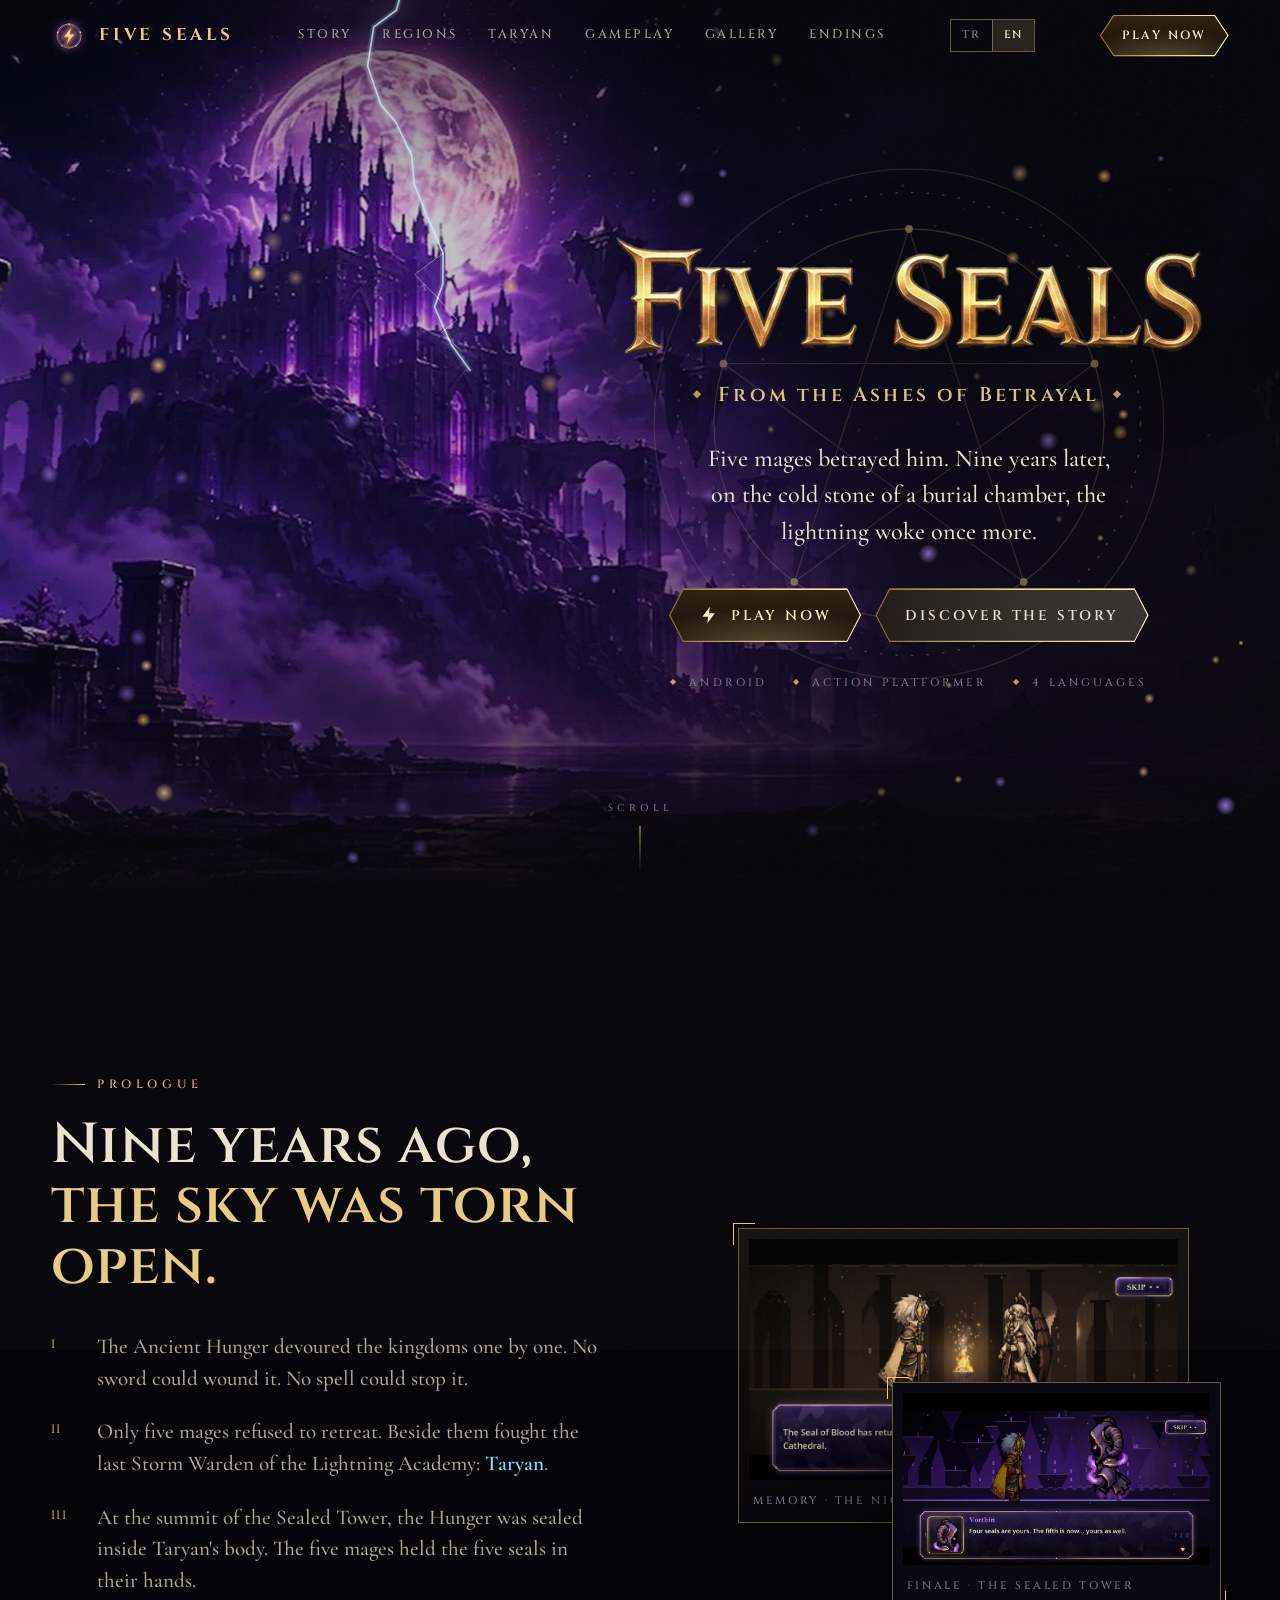
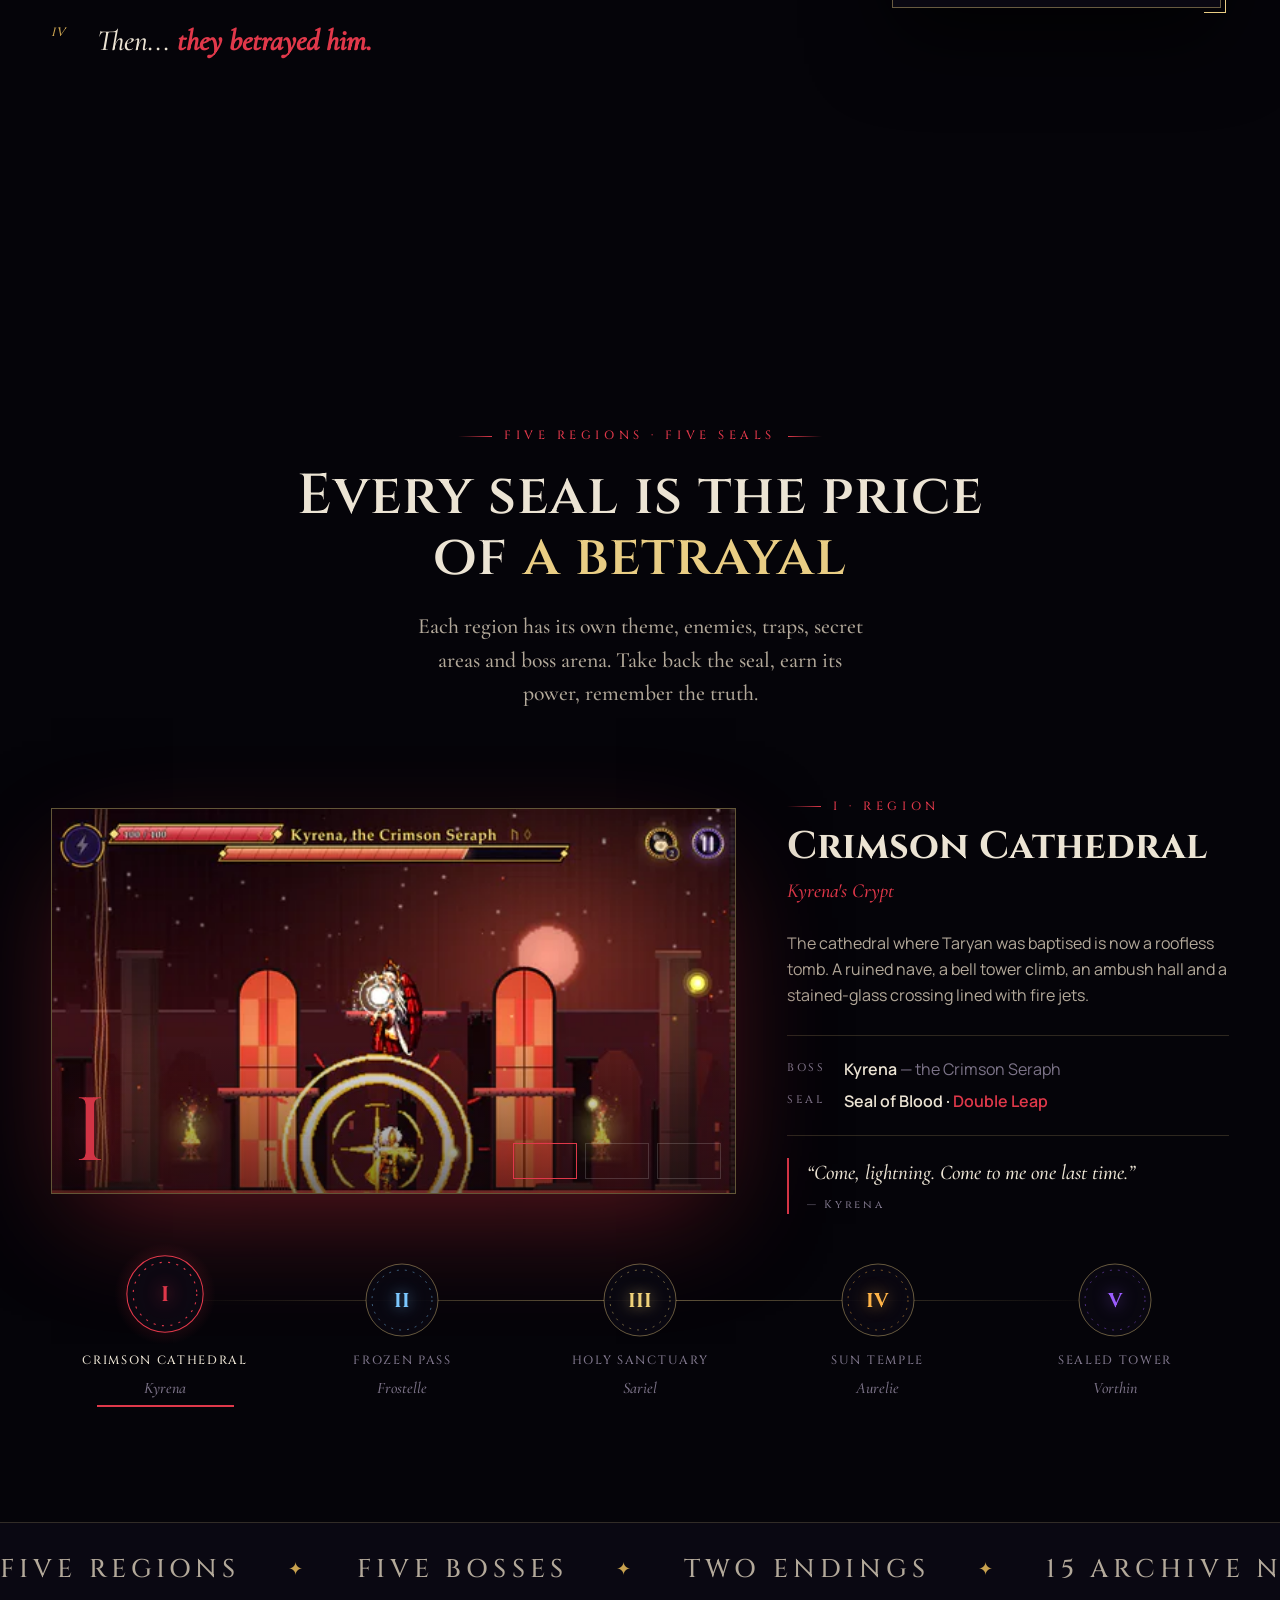
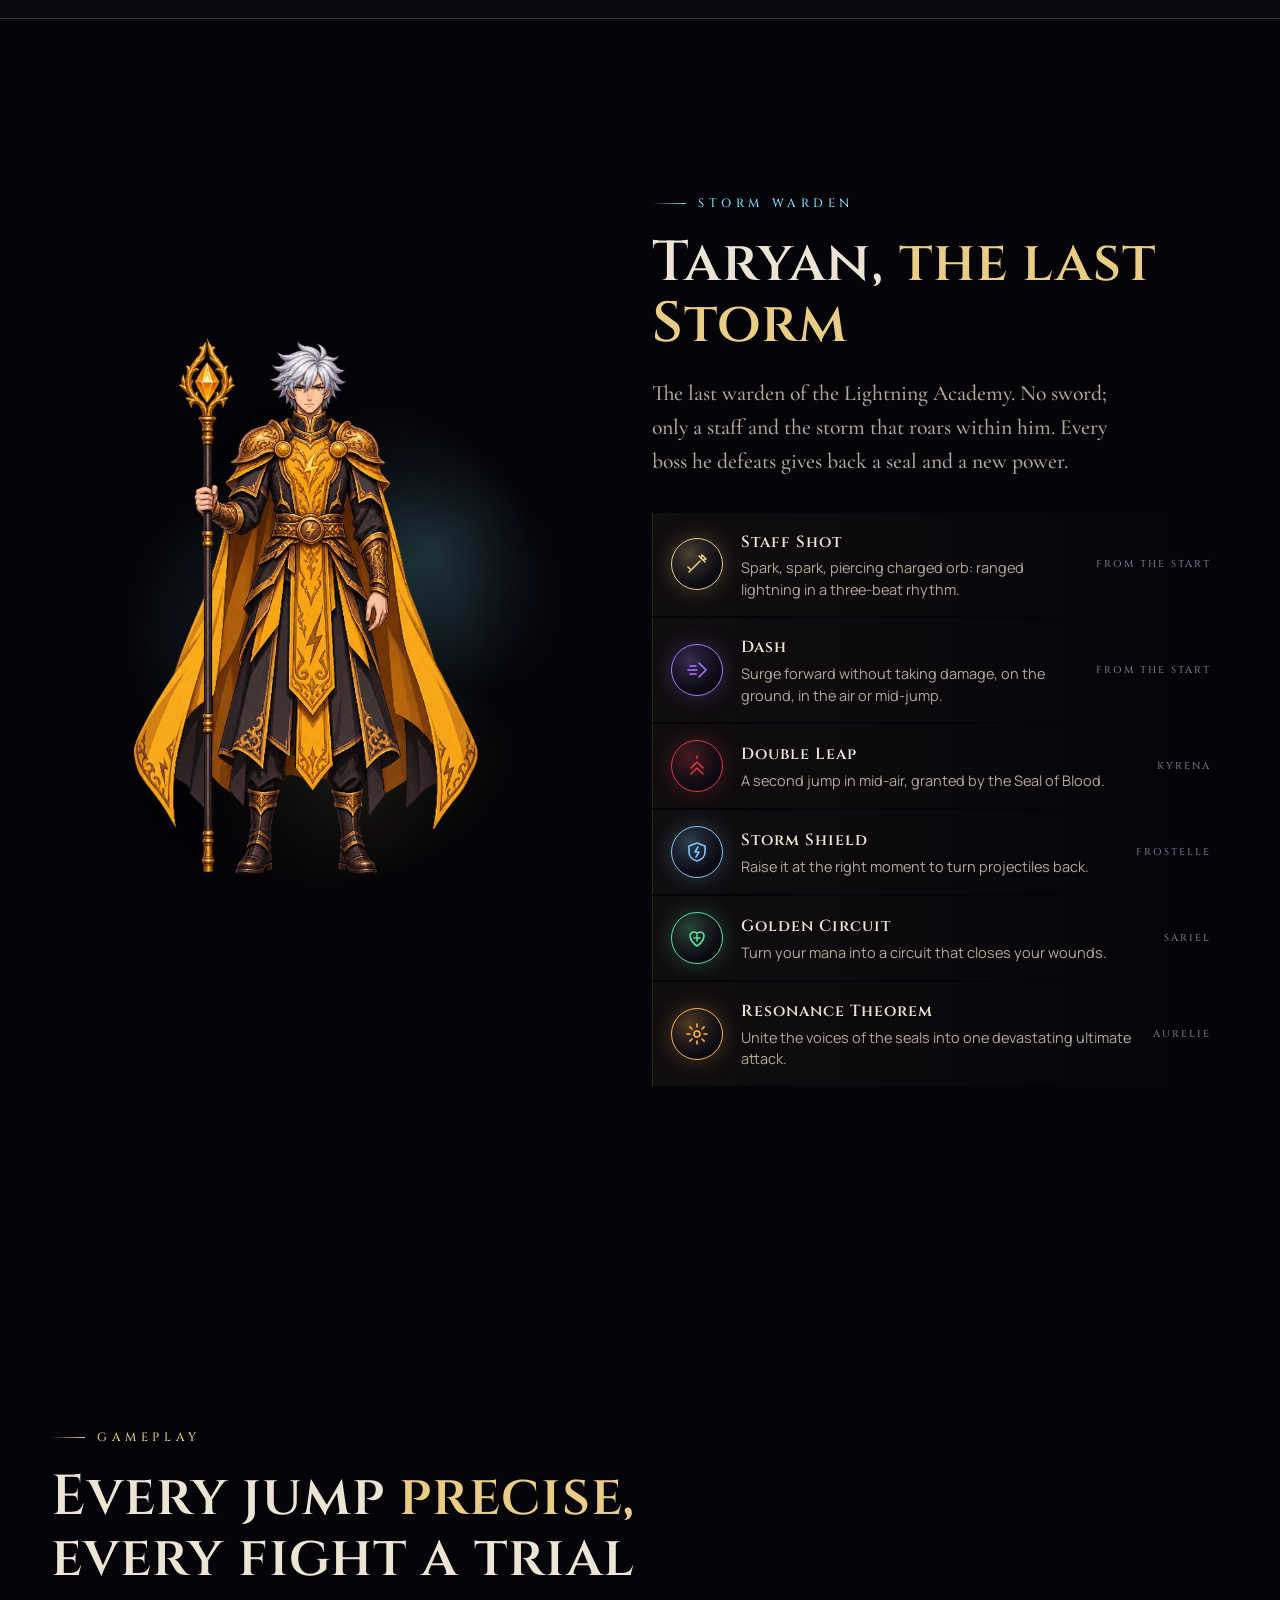
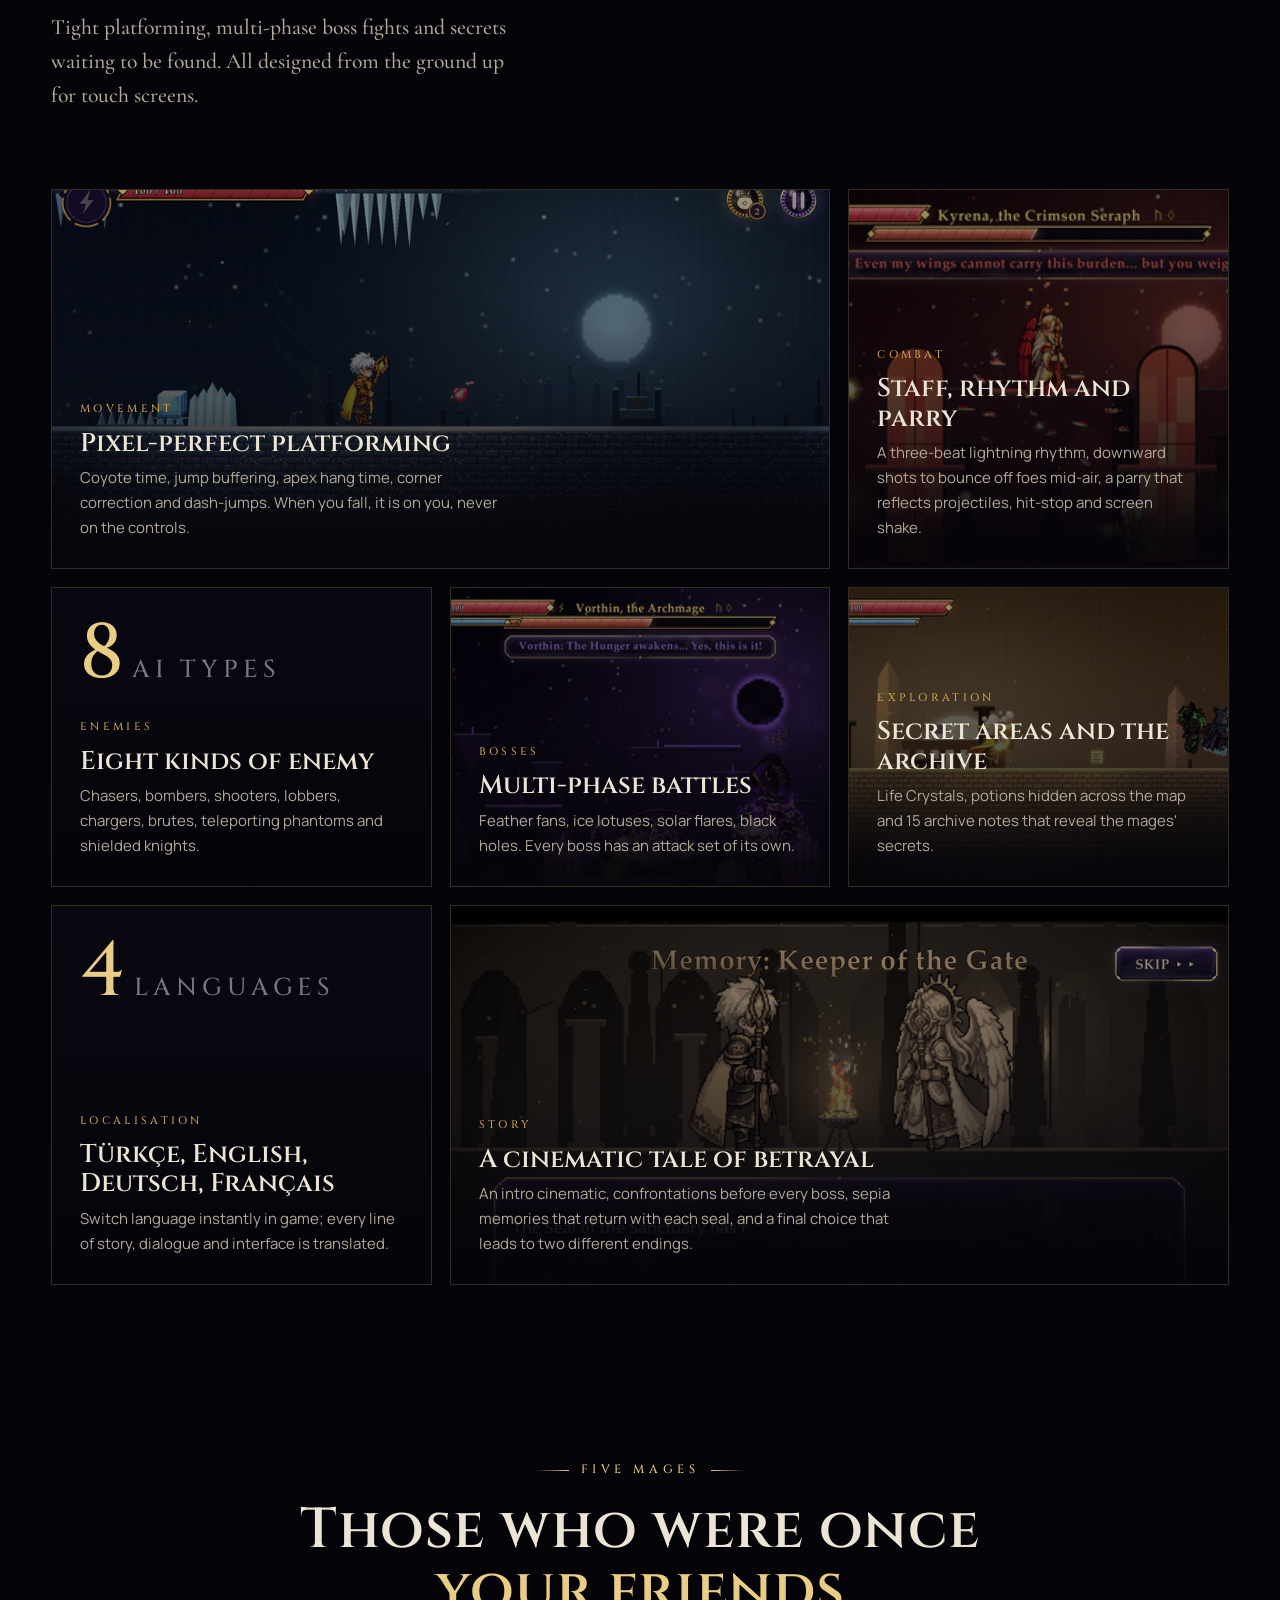
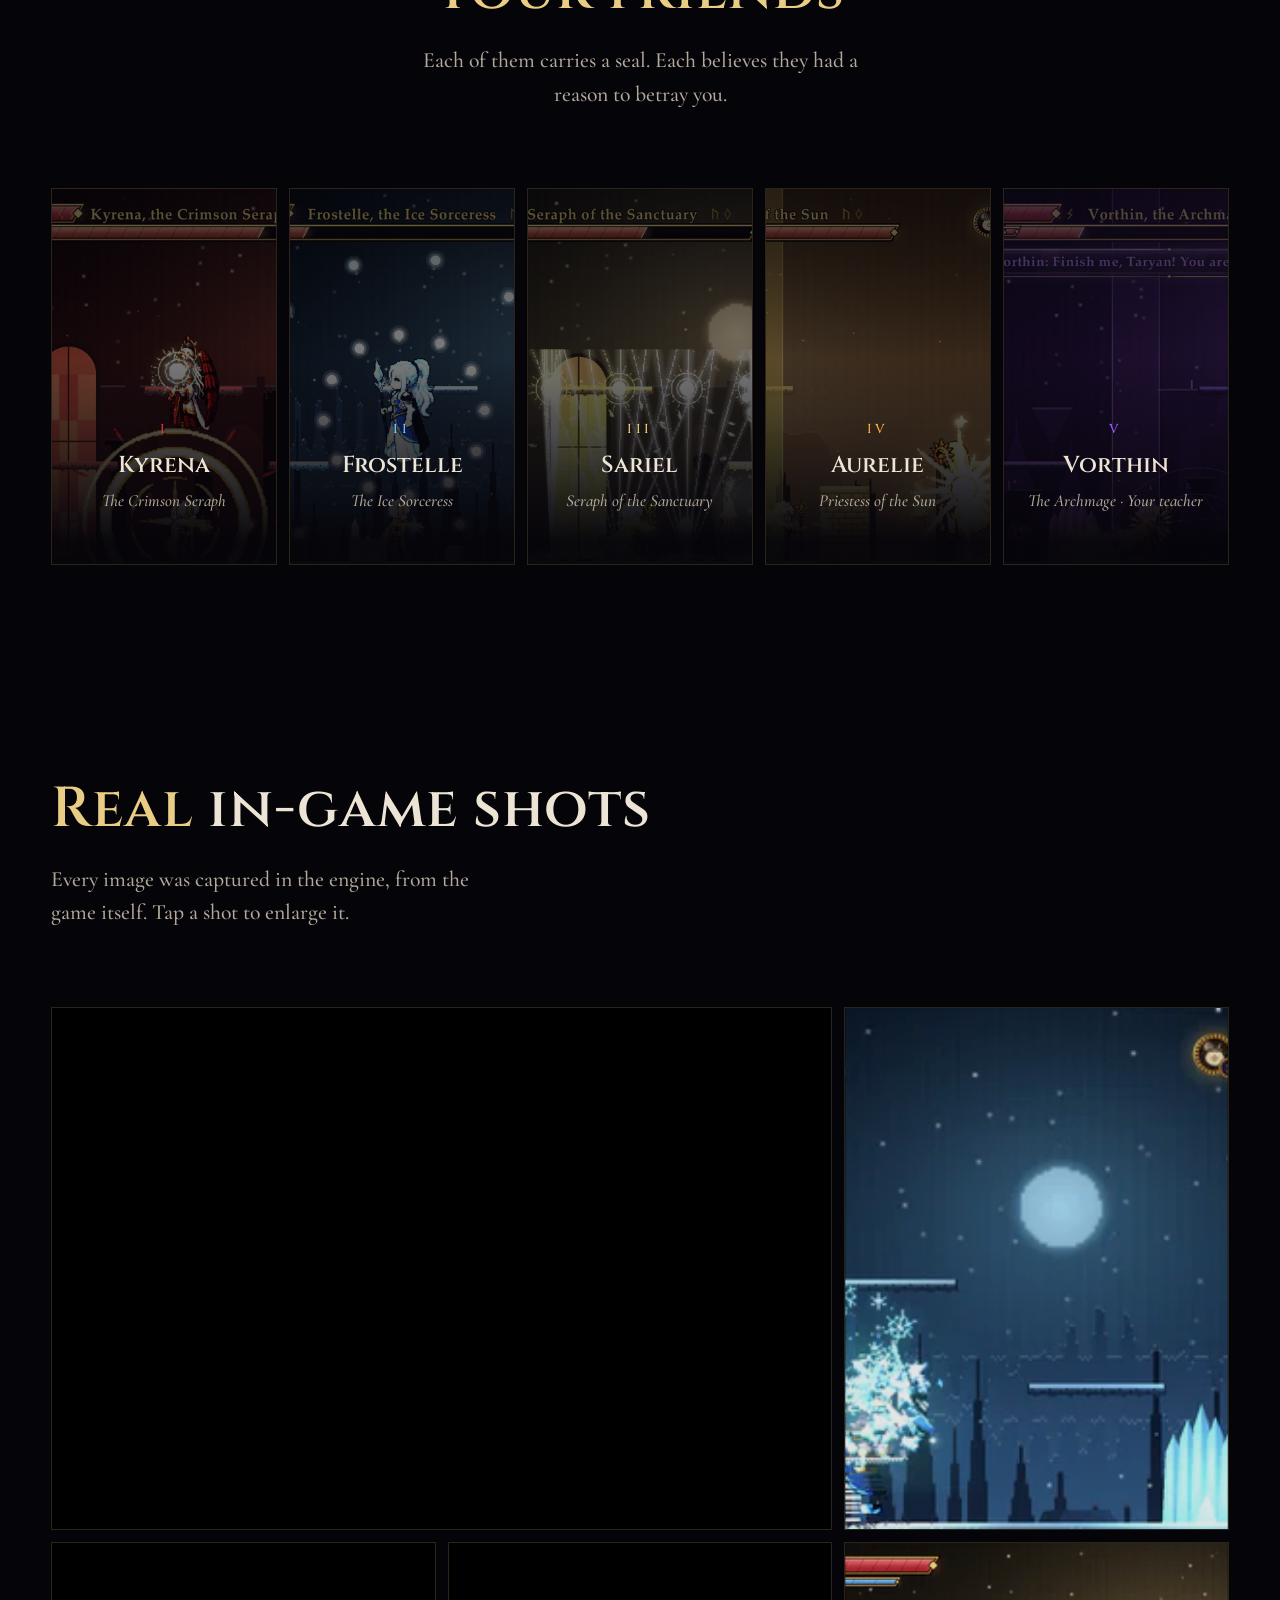
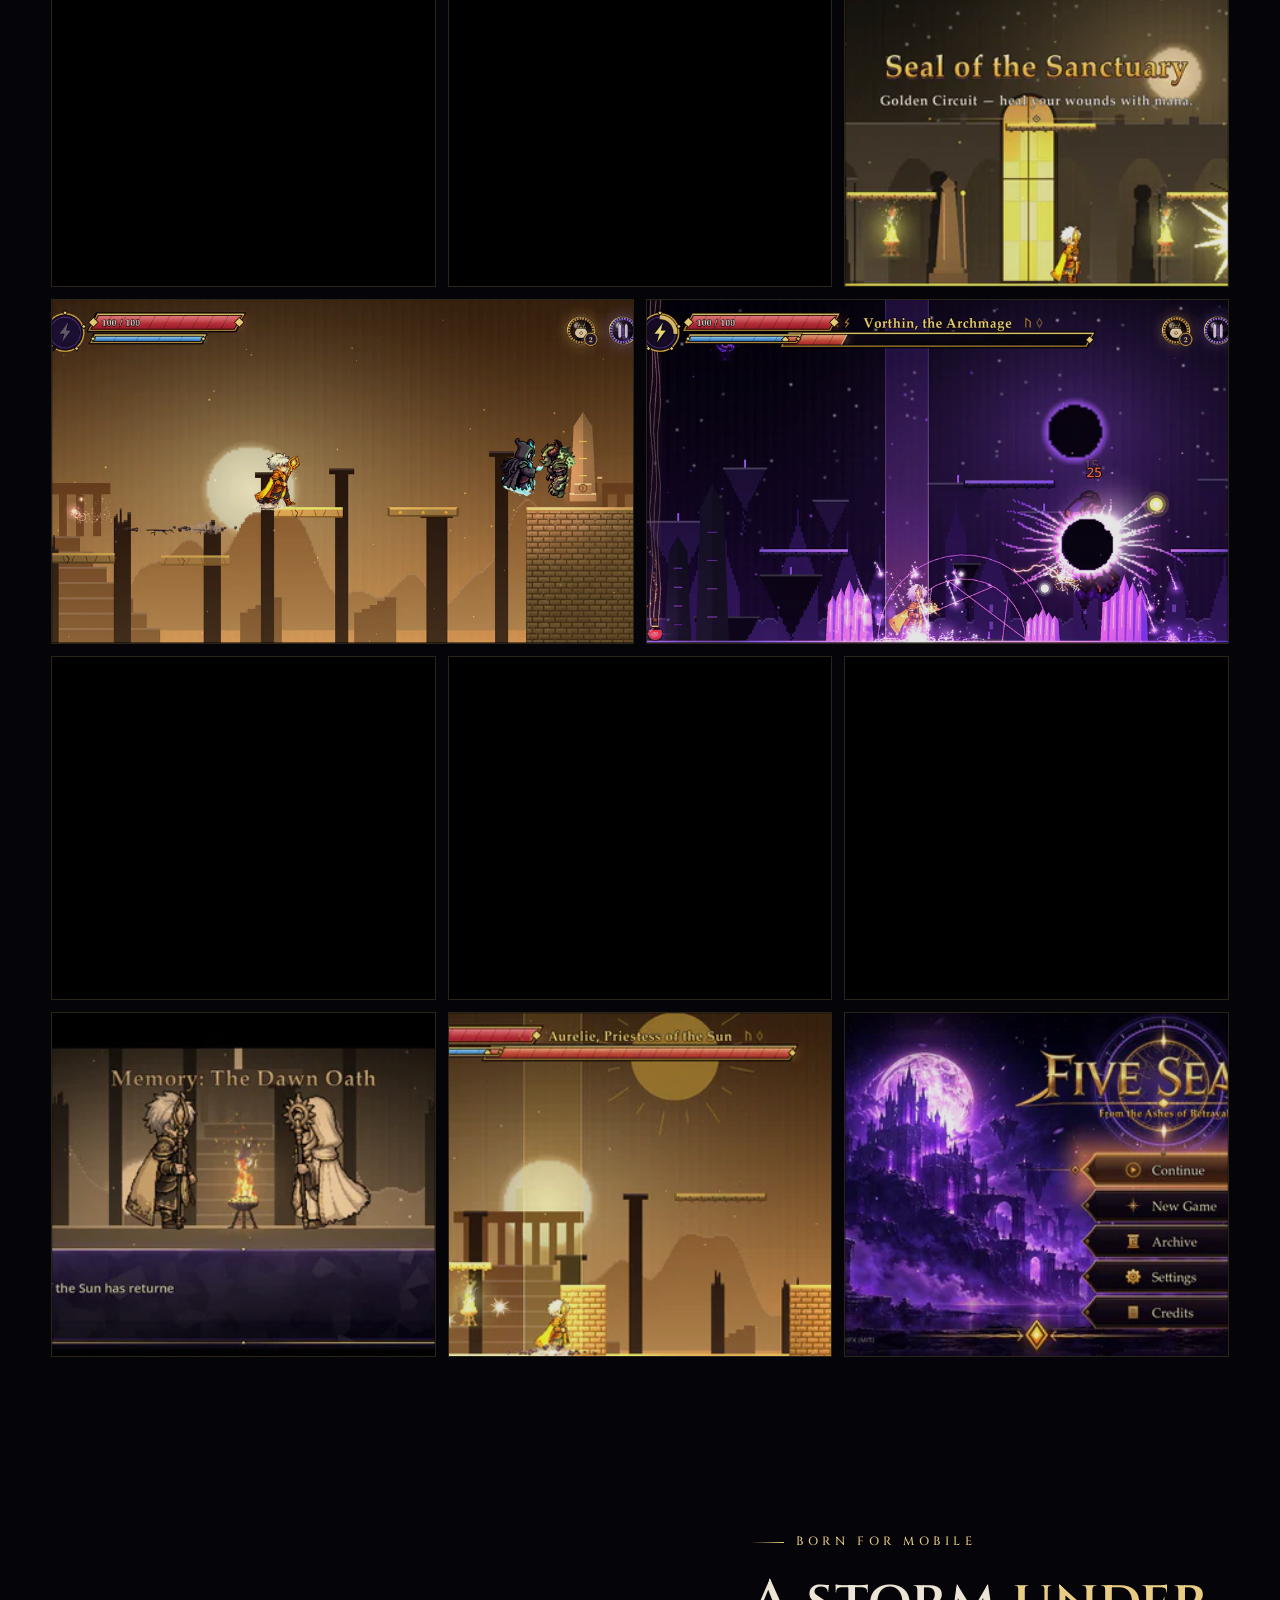
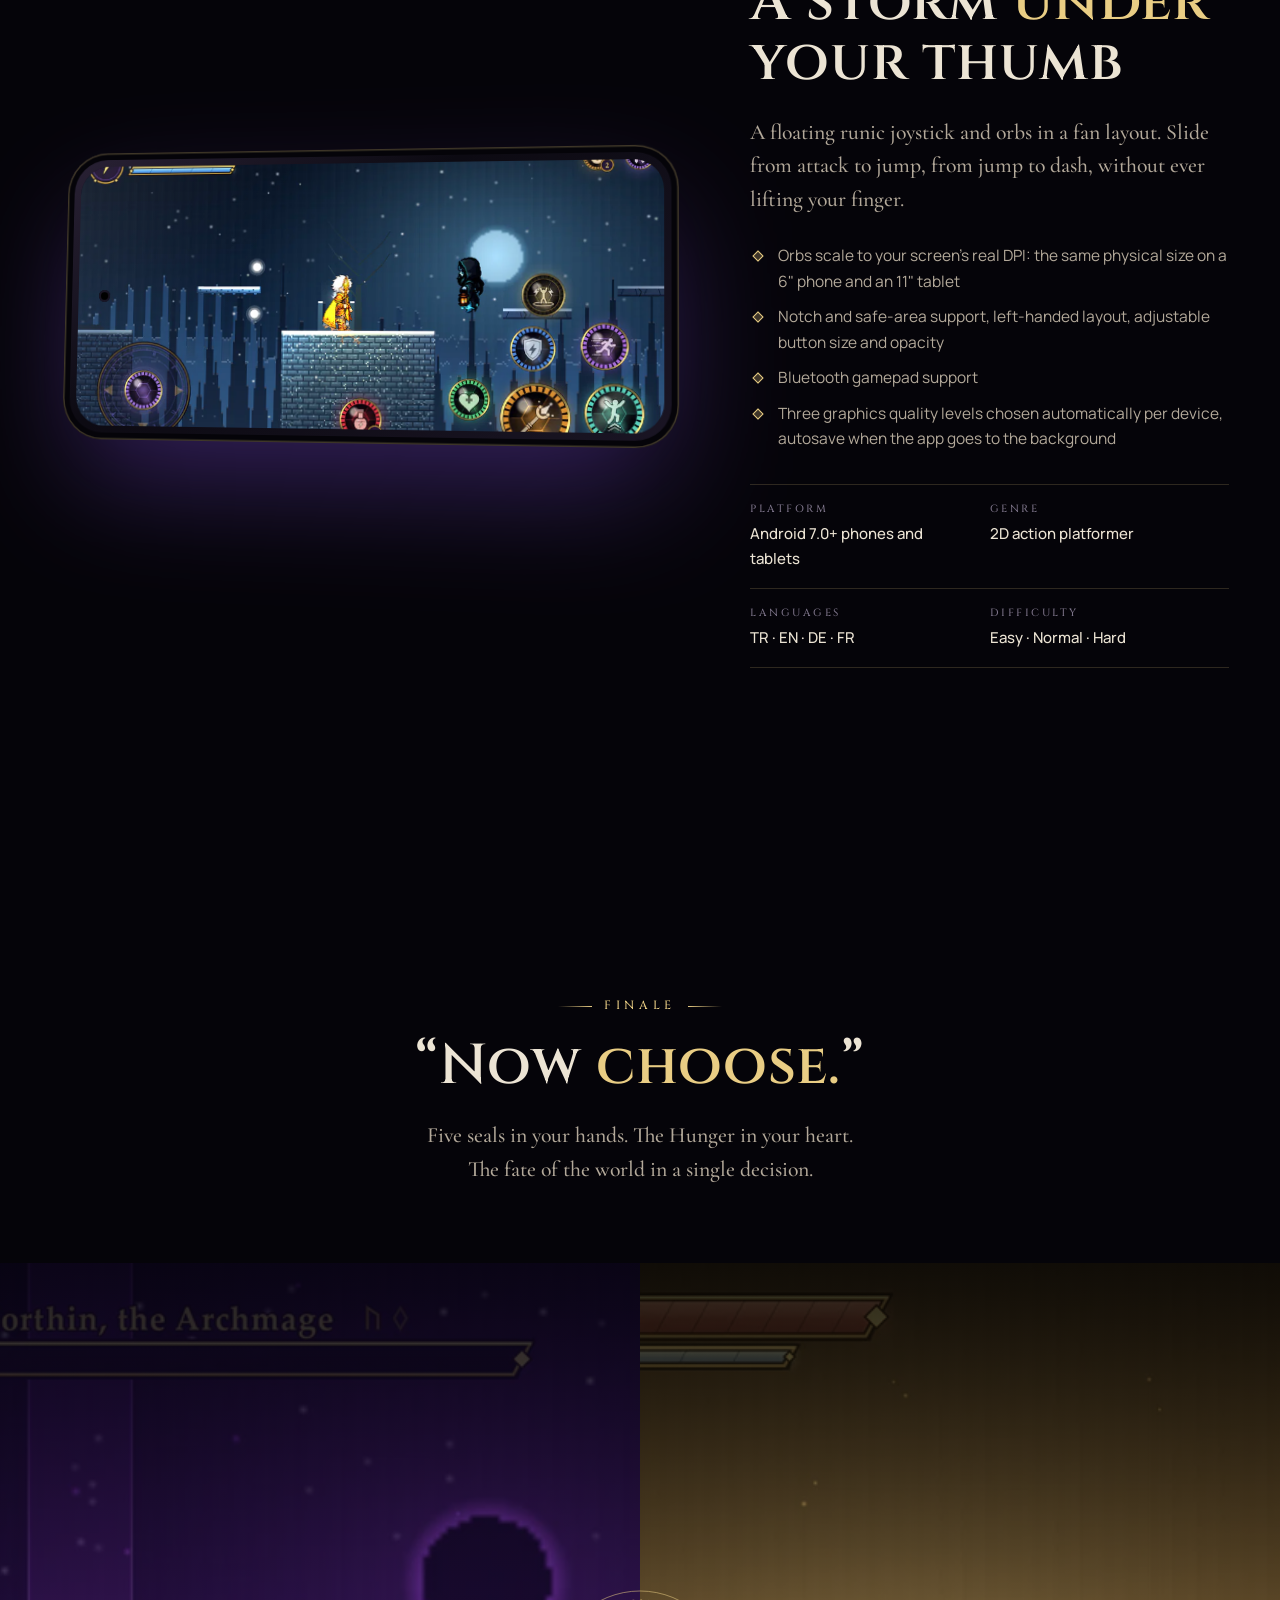
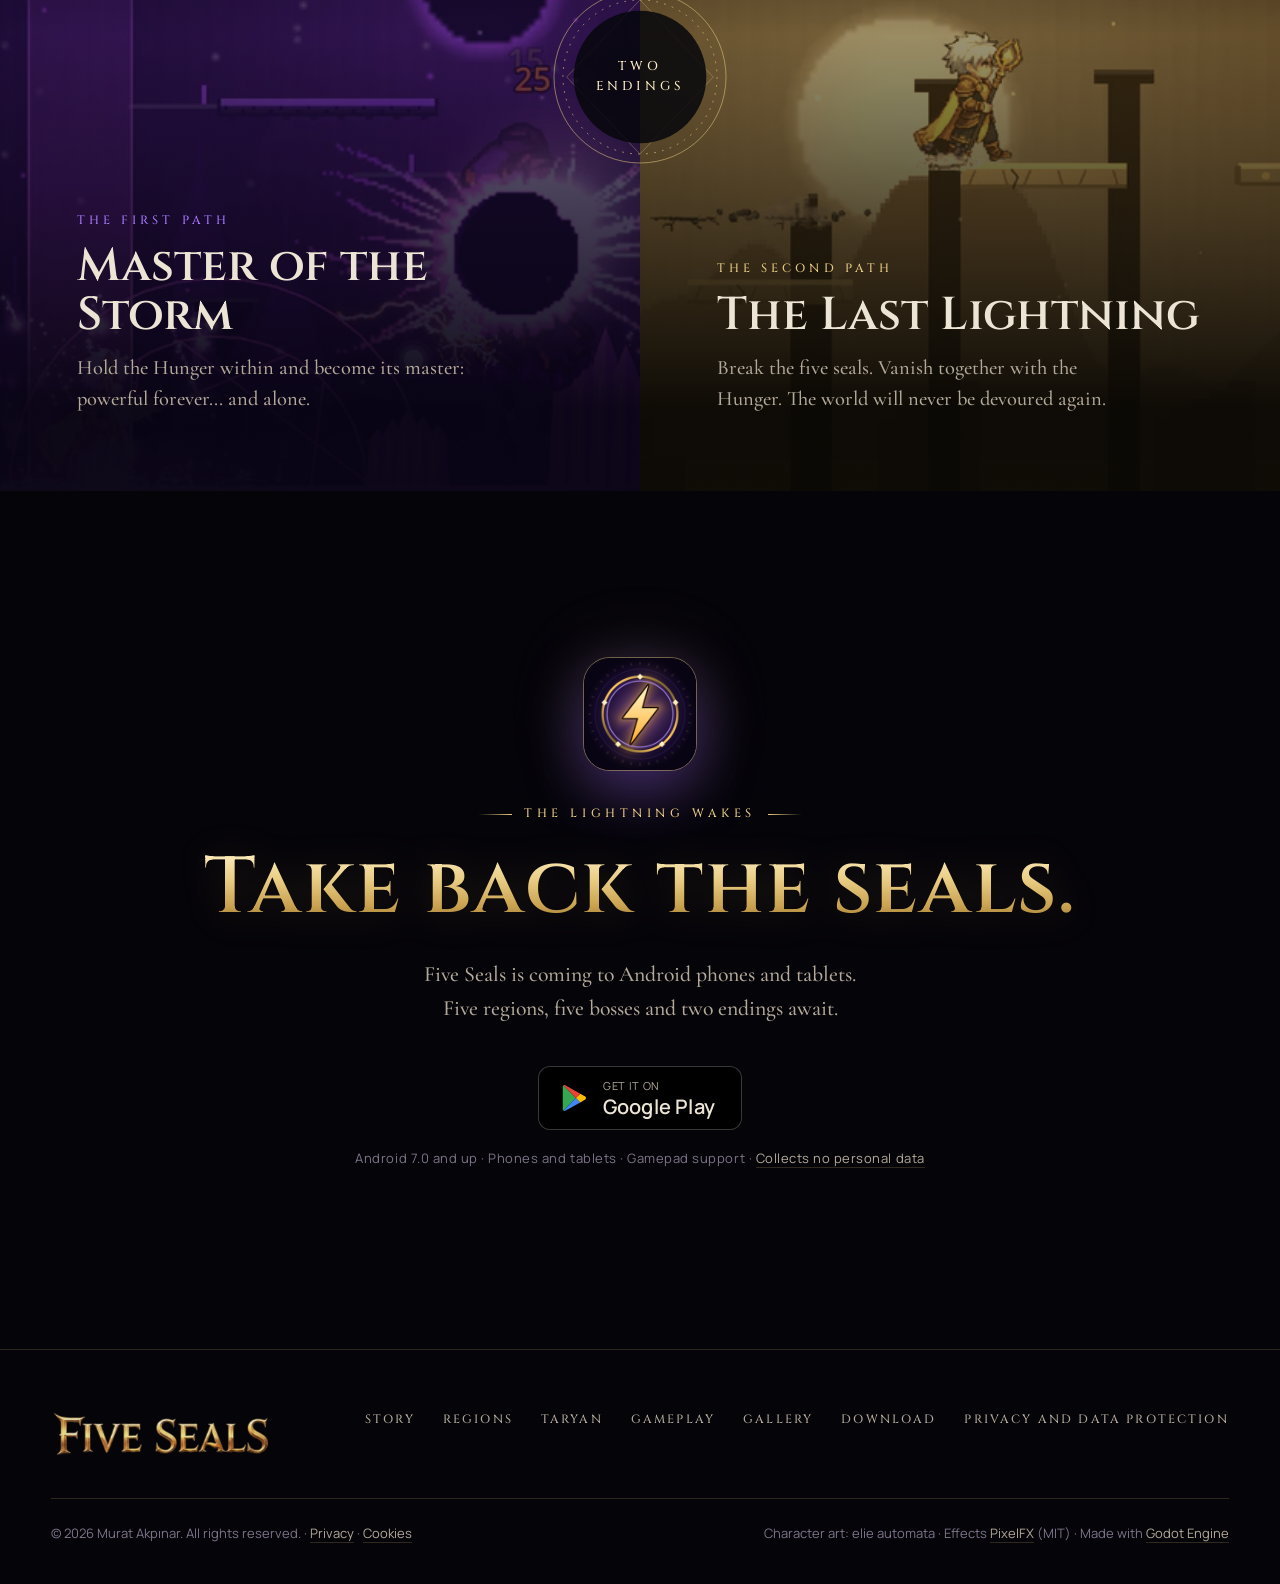
<file: en/index.html>
<!doctype html>
<html lang="en" class="no-js" data-shots="../assets/img/shots-en">
<head>
  <meta charset="utf-8">
  <meta name="viewport" content="width=device-width, initial-scale=1, viewport-fit=cover">
  <title>Five Seals — Dark fantasy action platformer for Android</title>
  <meta name="description" content="Betrayed Storm Warden Taryan awakens nine years later. Five regions, five bosses, five seals and two endings. A dark fantasy 2D action platformer for Android.">
  <meta name="theme-color" content="#050409">
  <meta name="color-scheme" content="dark">
  <link rel="canonical" href="https://poledrops.github.io/FiveSealsSite/en/">
  <link rel="alternate" hreflang="tr" href="https://poledrops.github.io/FiveSealsSite/">
  <link rel="alternate" hreflang="en" href="https://poledrops.github.io/FiveSealsSite/en/">
  <link rel="alternate" hreflang="x-default" href="https://poledrops.github.io/FiveSealsSite/en/">

  <meta property="og:type" content="website">
  <meta property="og:site_name" content="Five Seals">
  <meta property="og:title" content="Five Seals">
  <meta property="og:description" content="Five mages betrayed him. Nine years later, the lightning wakes once more. A dark fantasy action platformer for Android.">
  <meta property="og:image" content="https://poledrops.github.io/FiveSealsSite/assets/img/og-en.jpg">
  <meta property="og:image:width" content="1200">
  <meta property="og:image:height" content="630">
  <meta property="og:locale" content="en_US">
  <meta property="og:locale:alternate" content="tr_TR">
  <meta name="twitter:card" content="summary_large_image">
  <meta name="twitter:title" content="Five Seals">
  <meta name="twitter:description" content="Five regions, five bosses, two endings. A dark fantasy action platformer for Android.">
  <meta name="twitter:image" content="https://poledrops.github.io/FiveSealsSite/assets/img/og-en.jpg">

  <link rel="icon" type="image/png" sizes="192x192" href="../assets/img/icon-192.png">
  <link rel="apple-touch-icon" href="../assets/img/icon-256.png">
  <link rel="manifest" href="../site.webmanifest">

  <link rel="preload" as="font" type="font/woff2" href="../assets/fonts/cinzel-normal-latin.woff2" crossorigin>
  <link rel="stylesheet" href="../assets/css/fonts.css">
  <link rel="preload" as="image" href="../assets/img/art/hero-bg-1280.webp" imagesrcset="../assets/img/art/hero-bg-768.webp 768w, ../assets/img/art/hero-bg-1280.webp 1280w, ../assets/img/art/hero-bg-2048.webp 2048w" imagesizes="100vw">
  <link rel="stylesheet" href="../assets/css/main.css">

  <script>document.documentElement.classList.replace('no-js', 'js');</script>
  <script type="application/ld+json">
  {
    "@context": "https://schema.org",
    "@type": "VideoGame",
    "name": "Five Seals",
    "alternateName": "Beş Mühür",
    "description": "A dark fantasy 2D action platformer in which the betrayed Storm Warden Taryan crosses five regions to take back five seals.",
    "genre": ["Action", "Platformer", "Dark Fantasy"],
    "gamePlatform": "Android",
    "operatingSystem": "Android 7.0+",
    "applicationCategory": "Game",
    "inLanguage": ["tr", "en", "de", "fr"],
    "playMode": "SinglePlayer",
    "url": "https://poledrops.github.io/FiveSealsSite/en/",
    "image": "https://poledrops.github.io/FiveSealsSite/assets/img/og-en.jpg",
    "author": { "@type": "Person", "name": "Murat Akpınar" },
    "softwareVersion": "1.1.0"
  }
  </script>
</head>
<body class="is-loading">
  <a class="skip-link" href="#main">Skip to content</a>

  <!-- preloader: the five-seal sigil draws itself -->
  <div class="loader" aria-hidden="true">
    <svg class="loader__sigil" viewBox="0 0 200 200">
      <circle class="ring" cx="100" cy="100" r="92"/>
      <circle class="ring" cx="100" cy="100" r="80" style="animation-delay:.15s"/>
      <path class="star" d="M100 22 L145.8 163.1 L25.8 75.9 L174.2 75.9 L54.2 163.1 Z"/>
      <circle class="node" cx="100" cy="22" r="4" style="animation-delay:.9s"/>
      <circle class="node" cx="174.2" cy="75.9" r="4" style="animation-delay:1s"/>
      <circle class="node" cx="145.8" cy="163.1" r="4" style="animation-delay:1.1s"/>
      <circle class="node" cx="54.2" cy="163.1" r="4" style="animation-delay:1.2s"/>
      <circle class="node" cx="25.8" cy="75.9" r="4" style="animation-delay:1.3s"/>
    </svg>
    <div class="loader__label">BREAKING THE SEALS</div>
  </div>

  <div class="grain" aria-hidden="true"></div>

  <!-- ================================================================ NAV -->
  <header class="nav" id="nav">
    <div class="wrap nav__inner">
      <a class="nav__brand" href="#top" aria-label="Five Seals — back to top">
        <img src="../assets/img/icon-192.png" alt="" width="36" height="36">
        <span>FIVE SEALS</span>
      </a>
      <nav class="nav__links" id="navLinks" aria-label="Main menu">
        <a href="#story">Story</a>
        <a href="#regions">Regions</a>
        <a href="#taryan">Taryan</a>
        <a href="#gameplay">Gameplay</a>
        <a href="#gallery-section">Gallery</a>
        <a href="#endings">Endings</a>
        <a class="btn nav__mcta" href="#download">Play Now</a>
      </nav>
      <nav class="lang-switch nav__lang" aria-label="Language">
        <a href="../" hreflang="tr" lang="tr" title="Türkçe">TR</a>
        <a href="./" hreflang="en" aria-current="page" title="English">EN</a>
      </nav>
      <a class="btn nav__cta" href="#download">Play Now</a>
      <button class="nav__toggle" id="navToggle" aria-label="Open menu" aria-expanded="false" aria-controls="navLinks">
        <span></span><span></span><span></span>
      </button>
    </div>
  </header>

  <main id="main">
    <!-- ================================================================ HERO -->
    <section class="hero" id="top" aria-label="Five Seals">
      <div class="hero__bg" data-parallax="0.25">
        <img src="../assets/img/art/hero-bg-1280.webp"
             srcset="../assets/img/art/hero-bg-768.webp 768w, ../assets/img/art/hero-bg-1280.webp 1280w, ../assets/img/art/hero-bg-2048.webp 2048w"
             sizes="110vw" width="2048" height="1152" alt="" fetchpriority="high">
      </div>
      <div class="hero__shade"></div>
      <canvas class="hero__fx" id="heroFx" aria-hidden="true"></canvas>
      <div class="hero__flash" id="heroFlash" aria-hidden="true"></div>

      <div class="wrap">
        <div class="hero__content">
          <div class="hero__seal" aria-hidden="true">
            <svg viewBox="0 0 400 400">
              <g fill="none" stroke="#e9cd84" stroke-opacity=".5">
                <circle cx="200" cy="200" r="196" stroke-opacity=".25"/>
                <circle cx="200" cy="200" r="178" stroke-dasharray="2 10"/>
                <circle cx="200" cy="200" r="150" stroke-opacity=".35"/>
                <path d="M200 50 L288.2 321.4 L57.3 153.6 L342.7 153.6 L111.8 321.4 Z" stroke-opacity=".3"/>
              </g>
              <g fill="#e9cd84" fill-opacity=".8">
                <circle cx="200" cy="50" r="3"/><circle cx="342.7" cy="153.6" r="3"/><circle cx="288.2" cy="321.4" r="3"/>
                <circle cx="111.8" cy="321.4" r="3"/><circle cx="57.3" cy="153.6" r="3"/>
              </g>
            </svg>
          </div>
          <h1 class="sr-only">Five Seals</h1>
          <img class="hero__logo reveal" src="../assets/img/art/logo-1048.webp" srcset="../assets/img/art/logo-600.webp 600w, ../assets/img/art/logo-1048.webp 1048w" sizes="(max-width: 700px) 92vw, 600px" width="1048" height="231" alt="Five Seals">
          <p class="hero__subtext reveal" style="--d:.15s">From the Ashes of Betrayal</p>
          <p class="hero__tag reveal" style="--d:.3s">Five mages betrayed him. Nine years later, on the cold stone of a burial chamber, the lightning woke once more.</p>
          <div class="hero__ctas reveal" style="--d:.45s">
            <a class="btn" href="#download">
              <svg viewBox="0 0 24 24" fill="currentColor" aria-hidden="true"><path d="M13 2 4 14h7l-1 8 9-12h-7l1-8z"/></svg>
              Play Now
            </a>
            <a class="btn btn--ghost" href="#story">Discover the Story</a>
          </div>
          <div class="hero__meta reveal" style="--d:.6s">
            <span>Android</span><span>Action Platformer</span><span>4 Languages</span>
          </div>
        </div>
      </div>
      <a class="hero__scroll" href="#story" aria-label="Scroll down"><span>SCROLL</span><i></i></a>
    </section>

    <!-- ================================================================ PROLOGUE -->
    <section class="section prologue" id="story">
      <div class="prologue__bg" style="background-image:url('../assets/img/shots-en/intro-960.webp')" aria-hidden="true"></div>
      <div class="wrap prologue__grid">
        <div>
          <span class="eyebrow reveal">Prologue</span>
          <h2 class="h-section reveal" style="--d:.1s">Nine years ago,<br><em>the sky was torn open.</em></h2>
          <ol class="prologue__lines">
            <li class="reveal" style="--d:.1s">The Ancient Hunger devoured the kingdoms one by one. No sword could wound it. No spell could stop it.</li>
            <li class="reveal" style="--d:.15s">Only five mages refused to retreat. Beside them fought the last Storm Warden of the Lightning Academy: <strong style="color:var(--storm);font-weight:600">Taryan</strong>.</li>
            <li class="reveal" style="--d:.2s">At the summit of the Sealed Tower, the Hunger was sealed inside Taryan's body. The five mages held the five seals in their hands.</li>
            <li class="strong reveal" style="--d:.25s">Then... <strong>they betrayed him.</strong></li>
          </ol>
        </div>
        <div class="prologue__stack">
          <figure class="frame reveal-img">
            <img src="../assets/img/shots-en/memory-night-960.webp" srcset="../assets/img/shots-en/memory-night-480.webp 480w, ../assets/img/shots-en/memory-night-960.webp 960w, ../assets/img/shots-en/memory-night-1600.webp 1600w" sizes="(max-width: 960px) 92vw, 46vw" width="1600" height="900" loading="lazy" decoding="async" alt="Sepia memory scene: Taryan and Kyrena beside a brazier">
            <figcaption><span>Memory · The Night Watch</span><span>I / IV</span></figcaption>
          </figure>
          <figure class="frame reveal-img" style="--d:.25s">
            <img src="../assets/img/shots-en/finale-960.webp" srcset="../assets/img/shots-en/finale-480.webp 480w, ../assets/img/shots-en/finale-960.webp 960w" sizes="(max-width: 960px) 56vw, 28vw" width="1600" height="900" loading="lazy" decoding="async" alt="Finale: Taryan faces the Archmage Vorthin in the Sealed Tower">
            <figcaption><span>Finale · The Sealed Tower</span></figcaption>
          </figure>
        </div>
      </div>
    </section>

    <!-- ================================================================ FIVE SEALS / REGIONS -->
    <section class="section seals" id="regions" aria-labelledby="sealsTitle">
      <div class="wrap">
        <div class="section__head center">
          <span class="eyebrow both reveal">Five Regions · Five Seals</span>
          <h2 class="h-section reveal" id="sealsTitle" style="--d:.1s">Every seal is the price of <em>a betrayal</em></h2>
          <p class="lede reveal" style="--d:.2s">Each region has its own theme, enemies, traps, secret areas and boss arena. Take back the seal, earn its power, remember the truth.</p>
        </div>

        <div class="seals__stage reveal" id="seals">
          <div class="seals__screen" id="sealScreen">
            <div class="seals__numeral swap" id="sealNumeral">I</div>
            <div class="seals__thumbs" id="sealThumbs" role="group" aria-label="Region screenshots"></div>
          </div>
          <div class="seals__info" aria-live="polite">
            <div class="swap" id="sealText">
              <span class="eyebrow" id="sealKicker">I · Region</span>
              <h3 class="seals__region" id="sealRegion">Crimson Cathedral</h3>
              <p class="seals__subtitle" id="sealSubtitle">Kyrena's Crypt</p>
              <p class="seals__desc" id="sealDesc"></p>
              <dl class="seals__boss">
                <dt>Boss</dt><dd id="sealBoss"></dd>
                <dt>Seal</dt><dd id="sealPower"></dd>
              </dl>
              <blockquote class="seals__quote">
                <p id="sealQuote"></p>
                <cite id="sealCite"></cite>
              </blockquote>
            </div>
          </div>
        </div>

        <div class="seals__ring" role="tablist" aria-label="Choose a region" id="sealRing">
          <button class="seal-btn on" role="tab" aria-selected="true" style="--c:var(--z1)" data-i="0">
            <span class="seal-btn__gem"><svg viewBox="0 0 76 76" aria-hidden="true"><circle class="ring" cx="38" cy="38" r="36"/><circle class="runes" cx="38" cy="38" r="30"/></svg><b>I</b></span>
            <span class="seal-btn__name">Crimson Cathedral</span><span class="seal-btn__boss">Kyrena</span><span class="bar"></span>
          </button>
          <button class="seal-btn" role="tab" aria-selected="false" style="--c:var(--z2)" data-i="1">
            <span class="seal-btn__gem"><svg viewBox="0 0 76 76" aria-hidden="true"><circle class="ring" cx="38" cy="38" r="36"/><circle class="runes" cx="38" cy="38" r="30"/></svg><b>II</b></span>
            <span class="seal-btn__name">Frozen Pass</span><span class="seal-btn__boss">Frostelle</span><span class="bar"></span>
          </button>
          <button class="seal-btn" role="tab" aria-selected="false" style="--c:var(--z3)" data-i="2">
            <span class="seal-btn__gem"><svg viewBox="0 0 76 76" aria-hidden="true"><circle class="ring" cx="38" cy="38" r="36"/><circle class="runes" cx="38" cy="38" r="30"/></svg><b>III</b></span>
            <span class="seal-btn__name">Holy Sanctuary</span><span class="seal-btn__boss">Sariel</span><span class="bar"></span>
          </button>
          <button class="seal-btn" role="tab" aria-selected="false" style="--c:var(--z4)" data-i="3">
            <span class="seal-btn__gem"><svg viewBox="0 0 76 76" aria-hidden="true"><circle class="ring" cx="38" cy="38" r="36"/><circle class="runes" cx="38" cy="38" r="30"/></svg><b>IV</b></span>
            <span class="seal-btn__name">Sun Temple</span><span class="seal-btn__boss">Aurelie</span><span class="bar"></span>
          </button>
          <button class="seal-btn" role="tab" aria-selected="false" style="--c:var(--z5)" data-i="4">
            <span class="seal-btn__gem"><svg viewBox="0 0 76 76" aria-hidden="true"><circle class="ring" cx="38" cy="38" r="36"/><circle class="runes" cx="38" cy="38" r="30"/></svg><b>V</b></span>
            <span class="seal-btn__name">Sealed Tower</span><span class="seal-btn__boss">Vorthin</span><span class="bar"></span>
          </button>
        </div>
      </div>
    </section>

    <!-- ================================================================ MARQUEE -->
    <div class="strip" aria-hidden="true">
      <div class="strip__track">
        <span>Five Regions</span><span>Five Bosses</span><span>Two Endings</span><span>15 Archive Notes</span><span>8 Enemy Types</span><span>Gamepad Support</span><span>Türkçe · English · Deutsch · Français</span>
        <span>Five Regions</span><span>Five Bosses</span><span>Two Endings</span><span>15 Archive Notes</span><span>8 Enemy Types</span><span>Gamepad Support</span><span>Türkçe · English · Deutsch · Français</span>
      </div>
    </div>

    <!-- ================================================================ TARYAN -->
    <section class="section taryan" id="taryan" aria-labelledby="taryanTitle">
      <div class="wrap taryan__grid">
        <div class="taryan__art reveal">
          <div class="taryan__halo" aria-hidden="true"></div>
          <img src="../assets/img/art/taryan-640.webp" srcset="../assets/img/art/taryan-400.webp 400w, ../assets/img/art/taryan-640.webp 640w" sizes="(max-width: 960px) 70vw, 440px" width="640" height="960" loading="lazy" decoding="async" alt="Taryan: the white-haired Storm Warden in a gold and black robe, holding a lightning staff">
        </div>
        <div>
          <span class="eyebrow reveal" style="--accent:var(--storm)">Storm Warden</span>
          <h2 class="h-section reveal" id="taryanTitle" style="--d:.1s">Taryan, <em>the last Storm</em></h2>
          <p class="lede reveal" style="--d:.2s">The last warden of the Lightning Academy. No sword; only a staff and the storm that roars within him. Every boss he defeats gives back a seal and a new power.</p>
          <ul class="abilities">
            <li class="ability reveal" style="--c:var(--gold-2)">
              <span class="ability__ico"><svg viewBox="0 0 24 24" fill="none" stroke="currentColor" stroke-width="1.6" stroke-linecap="round" stroke-linejoin="round" aria-hidden="true"><path d="M4 20 15 9"/><path d="m14 4 6 6"/><path d="M17 3l4 4-3 1-2-2z"/><path d="M3 15l2 2"/></svg></span>
              <div><h3>Staff Shot</h3><p>Spark, spark, piercing charged orb: ranged lightning in a three-beat rhythm.</p></div>
              <small>From the start</small>
            </li>
            <li class="ability reveal" style="--c:var(--violet-glow);--d:.05s">
              <span class="ability__ico"><svg viewBox="0 0 24 24" fill="none" stroke="currentColor" stroke-width="1.6" stroke-linecap="round" stroke-linejoin="round" aria-hidden="true"><path d="M3 12h9"/><path d="M5 8h6"/><path d="M5 16h6"/><path d="M14 5l7 7-7 7"/></svg></span>
              <div><h3>Dash</h3><p>Surge forward without taking damage, on the ground, in the air or mid-jump.</p></div>
              <small>From the start</small>
            </li>
            <li class="ability reveal" style="--c:var(--z1);--d:.1s">
              <span class="ability__ico"><svg viewBox="0 0 24 24" fill="none" stroke="currentColor" stroke-width="1.6" stroke-linecap="round" stroke-linejoin="round" aria-hidden="true"><path d="m6 14 6-6 6 6"/><path d="m6 20 6-6 6 6"/><path d="M12 2v2"/></svg></span>
              <div><h3>Double Leap</h3><p>A second jump in mid-air, granted by the Seal of Blood.</p></div>
              <small>Kyrena</small>
            </li>
            <li class="ability reveal" style="--c:var(--z2);--d:.15s">
              <span class="ability__ico"><svg viewBox="0 0 24 24" fill="none" stroke="currentColor" stroke-width="1.6" stroke-linecap="round" stroke-linejoin="round" aria-hidden="true"><path d="M12 3 4 6v6c0 4.5 3.4 8 8 9 4.6-1 8-4.5 8-9V6z"/><path d="m13 7-3 5h4l-3 5"/></svg></span>
              <div><h3>Storm Shield</h3><p>Raise it at the right moment to turn projectiles back.</p></div>
              <small>Frostelle</small>
            </li>
            <li class="ability reveal" style="--c:#5fe0a0;--d:.2s">
              <span class="ability__ico"><svg viewBox="0 0 24 24" fill="none" stroke="currentColor" stroke-width="1.6" stroke-linecap="round" stroke-linejoin="round" aria-hidden="true"><path d="M12 20s-7-4.4-7-10a4 4 0 0 1 7-2.6A4 4 0 0 1 19 10c0 5.6-7 10-7 10z"/><path d="M12 9v6M9 12h6"/></svg></span>
              <div><h3>Golden Circuit</h3><p>Turn your mana into a circuit that closes your wounds.</p></div>
              <small>Sariel</small>
            </li>
            <li class="ability reveal" style="--c:var(--z4);--d:.25s">
              <span class="ability__ico"><svg viewBox="0 0 24 24" fill="none" stroke="currentColor" stroke-width="1.6" stroke-linecap="round" stroke-linejoin="round" aria-hidden="true"><circle cx="12" cy="12" r="3"/><path d="M12 2v3M12 19v3M2 12h3M19 12h3M4.9 4.9l2.1 2.1M17 17l2.1 2.1M4.9 19.1 7 17M17 7l2.1-2.1"/></svg></span>
              <div><h3>Resonance Theorem</h3><p>Unite the voices of the seals into one devastating ultimate attack.</p></div>
              <small>Aurelie</small>
            </li>
          </ul>
        </div>
      </div>
    </section>

    <!-- ================================================================ FEATURES -->
    <section class="section features" id="gameplay" aria-labelledby="featTitle">
      <div class="wrap">
        <div class="section__head">
          <span class="eyebrow reveal">Gameplay</span>
          <h2 class="h-section reveal" id="featTitle" style="--d:.1s">Every jump <em>precise,</em><br>every fight a trial</h2>
          <p class="lede reveal" style="--d:.2s">Tight platforming, multi-phase boss fights and secrets waiting to be found. All designed from the ground up for touch screens.</p>
        </div>

        <div class="features__grid">
          <article class="feat feat--wide reveal">
            <div class="feat__img"><img src="../assets/img/shots-en/frozen-ambush-960.webp" srcset="../assets/img/shots-en/frozen-ambush-960.webp 960w, ../assets/img/shots-en/frozen-ambush-1600.webp 1600w" sizes="(max-width: 680px) 92vw, 66vw" width="1600" height="900" loading="lazy" decoding="async" alt="Dashing between snow-covered platforms in the Frozen Pass"></div>
            <span class="feat__k">Movement</span>
            <h3>Pixel-perfect platforming</h3>
            <p>Coyote time, jump buffering, apex hang time, corner correction and dash-jumps. When you fall, it is on you, never on the controls.</p>
          </article>
          <article class="feat reveal" style="--d:.1s">
            <div class="feat__img"><img src="../assets/img/shots-en/kyrena-feathers-960.webp" srcset="../assets/img/shots-en/kyrena-feathers-480.webp 480w, ../assets/img/shots-en/kyrena-feathers-960.webp 960w" sizes="(max-width: 680px) 92vw, 33vw" width="1600" height="900" loading="lazy" decoding="async" alt="Kyrena's feather fan attack"></div>
            <span class="feat__k">Combat</span>
            <h3>Staff, rhythm and parry</h3>
            <p>A three-beat lightning rhythm, downward shots to bounce off foes mid-air, a parry that reflects projectiles, hit-stop and screen shake.</p>
          </article>

          <article class="feat reveal">
            <div class="feat__stat">8<small>AI TYPES</small></div>
            <span class="feat__k">Enemies</span>
            <h3>Eight kinds of enemy</h3>
            <p>Chasers, bombers, shooters, lobbers, chargers, brutes, teleporting phantoms and shielded knights.</p>
          </article>
          <article class="feat reveal" style="--d:.1s">
            <div class="feat__img"><img src="../assets/img/shots-en/vorthin-pentagram-960.webp" srcset="../assets/img/shots-en/vorthin-pentagram-480.webp 480w, ../assets/img/shots-en/vorthin-pentagram-960.webp 960w" sizes="(max-width: 680px) 92vw, 33vw" width="1600" height="900" loading="lazy" decoding="async" alt="Vorthin's pentagram spell"></div>
            <span class="feat__k">Bosses</span>
            <h3>Multi-phase battles</h3>
            <p>Feather fans, ice lotuses, solar flares, black holes. Every boss has an attack set of its own.</p>
          </article>
          <article class="feat reveal" style="--d:.2s">
            <div class="feat__img"><img src="../assets/img/shots-en/sun-desert-960.webp" srcset="../assets/img/shots-en/sun-desert-480.webp 480w, ../assets/img/shots-en/sun-desert-960.webp 960w" sizes="(max-width: 680px) 92vw, 33vw" width="1600" height="900" loading="lazy" decoding="async" alt="The desert road to the Ivory Sun Temple"></div>
            <span class="feat__k">Exploration</span>
            <h3>Secret areas and the archive</h3>
            <p>Life Crystals, potions hidden across the map and 15 archive notes that reveal the mages' secrets.</p>
          </article>

          <article class="feat reveal">
            <div class="feat__stat">4<small>LANGUAGES</small></div>
            <span class="feat__k">Localisation</span>
            <h3>Türkçe, English, Deutsch, Français</h3>
            <p>Switch language instantly in game; every line of story, dialogue and interface is translated.</p>
          </article>
          <article class="feat feat--wide reveal" style="--d:.1s">
            <div class="feat__img"><img src="../assets/img/shots-en/memory-gate-960.webp" srcset="../assets/img/shots-en/memory-gate-960.webp 960w, ../assets/img/shots-en/memory-gate-1600.webp 1600w" sizes="(max-width: 680px) 92vw, 66vw" width="1600" height="900" loading="lazy" decoding="async" alt="Sepia memory scene: Keeper of the Gate"></div>
            <span class="feat__k">Story</span>
            <h3>A cinematic tale of betrayal</h3>
            <p>An intro cinematic, confrontations before every boss, sepia memories that return with each seal, and a final choice that leads to two different endings.</p>
          </article>
        </div>
      </div>
    </section>

    <!-- ================================================================ BOSSES -->
    <section class="section bosses" id="bosses" aria-labelledby="bossTitle" style="padding-top:0">
      <div class="wrap">
        <div class="section__head center">
          <span class="eyebrow both reveal">Five Mages</span>
          <h2 class="h-section reveal" id="bossTitle" style="--d:.1s">Those who were once <em>your friends</em></h2>
          <p class="lede reveal" style="--d:.2s">Each of them carries a seal. Each believes they had a reason to betray you.</p>
        </div>
        <div class="bosses__list">
          <button class="boss reveal" style="--c:var(--z1)" data-lb="kyrena-sigil" data-caption="Kyrena, the Crimson Seraph · Crimson Cathedral">
            <img src="../assets/img/shots-en/kyrena-sigil-960.webp" srcset="../assets/img/shots-en/kyrena-sigil-480.webp 480w, ../assets/img/shots-en/kyrena-sigil-960.webp 960w" sizes="(max-width: 1080px) 70vw, 20vw" width="1600" height="900" loading="lazy" decoding="async" alt="Kyrena's crimson seal attack" style="object-position:44% 50%">
            <span class="boss__body"><span class="boss__n">I</span><h3>Kyrena</h3><span class="boss__title">The Crimson Seraph</span>
              <span class="boss__seal" style="display:block">Seal of Blood · <b>Double Leap</b></span></span>
          </button>
          <button class="boss reveal" style="--c:var(--z2);--d:.08s" data-lb="frostelle-lotus" data-caption="Frostelle, the Ice Sorceress · Frozen Pass">
            <img src="../assets/img/shots-en/frostelle-lotus-960.webp" srcset="../assets/img/shots-en/frostelle-lotus-480.webp 480w, ../assets/img/shots-en/frostelle-lotus-960.webp 960w" sizes="(max-width: 1080px) 70vw, 20vw" width="1600" height="900" loading="lazy" decoding="async" alt="Frostelle's ice lotus" style="object-position:50% 50%">
            <span class="boss__body"><span class="boss__n">II</span><h3>Frostelle</h3><span class="boss__title">The Ice Sorceress</span>
              <span class="boss__seal" style="display:block">Seal of Ice · <b>Storm Shield</b></span></span>
          </button>
          <button class="boss reveal" style="--c:var(--z3);--d:.16s" data-lb="sariel-beams" data-caption="Sariel, Seraph of the Sanctuary · Holy Sanctuary">
            <img src="../assets/img/shots-en/sariel-beams-960.webp" srcset="../assets/img/shots-en/sariel-beams-480.webp 480w, ../assets/img/shots-en/sariel-beams-960.webp 960w" sizes="(max-width: 1080px) 70vw, 20vw" width="1600" height="900" loading="lazy" decoding="async" alt="Sariel's pillars of light" style="object-position:62% 50%">
            <span class="boss__body"><span class="boss__n">III</span><h3>Sariel</h3><span class="boss__title">Seraph of the Sanctuary</span>
              <span class="boss__seal" style="display:block">Seal of the Sanctuary · <b>Golden Circuit</b></span></span>
          </button>
          <button class="boss reveal" style="--c:var(--z4);--d:.24s" data-lb="aurelie-sunbeam" data-caption="Aurelie, Priestess of the Sun · Ivory Sun Temple">
            <img src="../assets/img/shots-en/aurelie-sunbeam-960.webp" srcset="../assets/img/shots-en/aurelie-sunbeam-480.webp 480w, ../assets/img/shots-en/aurelie-sunbeam-960.webp 960w" sizes="(max-width: 1080px) 70vw, 20vw" width="1600" height="900" loading="lazy" decoding="async" alt="Aurelie's sunbeam" style="object-position:84% 50%">
            <span class="boss__body"><span class="boss__n">IV</span><h3>Aurelie</h3><span class="boss__title">Priestess of the Sun</span>
              <span class="boss__seal" style="display:block">Seal of the Sun · <b>Resonance Theorem</b></span></span>
          </button>
          <button class="boss reveal" style="--c:var(--z5);--d:.32s" data-lb="vorthin-void" data-caption="Vorthin, the Archmage · The Sealed Tower">
            <img src="../assets/img/shots-en/vorthin-void-960.webp" srcset="../assets/img/shots-en/vorthin-void-480.webp 480w, ../assets/img/shots-en/vorthin-void-960.webp 960w" sizes="(max-width: 1080px) 70vw, 20vw" width="1600" height="900" loading="lazy" decoding="async" alt="Vorthin's black hole" style="object-position:38% 50%">
            <span class="boss__body"><span class="boss__n">V</span><h3>Vorthin</h3><span class="boss__title">The Archmage · Your teacher</span>
              <span class="boss__seal" style="display:block">Seal of the Void · <b>The Final Choice</b></span></span>
          </button>
        </div>
      </div>
    </section>

    <!-- ================================================================ GALLERY -->
    <section class="section gallery" id="gallery-section" aria-labelledby="galTitle" style="padding-top:0">
      <div class="wrap">
        <div class="section__head">
          <span class="eyebrow reveal">Gallery</span>
          <h2 class="h-section reveal" id="galTitle" style="--d:.1s"><em>Real</em> in-game shots</h2>
          <p class="lede reveal" style="--d:.2s">Every image was captured in the engine, from the game itself. Tap a shot to enlarge it.</p>
        </div>
        <div class="gallery__grid" id="gallery">
          <button class="shot w8 reveal-img" data-lb="cathedral-arena" data-caption="Crimson Cathedral · Kyrena's arena"><img src="../assets/img/shots-en/cathedral-arena-960.webp" srcset="../assets/img/shots-en/cathedral-arena-960.webp 960w, ../assets/img/shots-en/cathedral-arena-1600.webp 1600w" sizes="(max-width: 860px) 92vw, 66vw" width="1600" height="900" loading="lazy" decoding="async" alt="Kyrena's pillars of light in the Crimson Cathedral"></button>
          <button class="shot w4r3 reveal-img" style="--d:.1s" data-lb="frostelle-pillars" data-caption="Frozen Pass · Frostelle's frost storm"><img src="../assets/img/shots-en/frostelle-pillars-960.webp" srcset="../assets/img/shots-en/frostelle-pillars-480.webp 480w, ../assets/img/shots-en/frostelle-pillars-960.webp 960w" sizes="(max-width: 860px) 46vw, 33vw" width="1600" height="900" loading="lazy" decoding="async" alt="Frostelle's frost storm attack" style="object-position:84% 50%"></button>
          <button class="shot reveal-img" data-lb="frozen-snowfield" data-caption="Frozen Pass · The snowfield"><img src="../assets/img/shots-en/frozen-snowfield-960.webp" srcset="../assets/img/shots-en/frozen-snowfield-480.webp 480w, ../assets/img/shots-en/frozen-snowfield-960.webp 960w" sizes="(max-width: 860px) 46vw, 33vw" width="1600" height="900" loading="lazy" decoding="async" alt="The snowfield of the Frozen Pass"></button>
          <button class="shot reveal-img" style="--d:.1s" data-lb="sanctuary-cells" data-caption="Holy Sanctuary · The cell blocks"><img src="../assets/img/shots-en/sanctuary-cells-960.webp" srcset="../assets/img/shots-en/sanctuary-cells-480.webp 480w, ../assets/img/shots-en/sanctuary-cells-960.webp 960w" sizes="(max-width: 860px) 46vw, 33vw" width="1600" height="900" loading="lazy" decoding="async" alt="The two-storey cell blocks of the Holy Sanctuary"></button>
          <button class="shot reveal-img" style="--d:.2s" data-lb="seal-sanctuary" data-caption="Seal reclaimed · Golden Circuit"><img src="../assets/img/shots-en/seal-sanctuary-960.webp" srcset="../assets/img/shots-en/seal-sanctuary-480.webp 480w, ../assets/img/shots-en/seal-sanctuary-960.webp 960w" sizes="(max-width: 860px) 46vw, 33vw" width="1600" height="900" loading="lazy" decoding="async" alt="The Seal of the Sanctuary reclaimed"></button>
          <button class="shot w6 reveal-img" data-lb="sun-pyramid" data-caption="Ivory Sun Temple · The pyramid climb"><img src="../assets/img/shots-en/sun-pyramid-960.webp" srcset="../assets/img/shots-en/sun-pyramid-960.webp 960w, ../assets/img/shots-en/sun-pyramid-1600.webp 1600w" sizes="(max-width: 860px) 46vw, 50vw" width="1600" height="900" loading="lazy" decoding="async" alt="The pyramid climb in the Sun Temple"></button>
          <button class="shot w6 reveal-img" style="--d:.1s" data-lb="vorthin-eclipse" data-caption="The Sealed Tower · Vorthin's eclipse"><img src="../assets/img/shots-en/vorthin-eclipse-960.webp" srcset="../assets/img/shots-en/vorthin-eclipse-960.webp 960w, ../assets/img/shots-en/vorthin-eclipse-1600.webp 1600w" sizes="(max-width: 860px) 46vw, 50vw" width="1600" height="900" loading="lazy" decoding="async" alt="Vorthin's eclipse attack"></button>
          <button class="shot reveal-img" data-lb="sun-ambush" data-caption="Courtyard ambush · Defeat them all"><img src="../assets/img/shots-en/sun-ambush-960.webp" srcset="../assets/img/shots-en/sun-ambush-480.webp 480w, ../assets/img/shots-en/sun-ambush-960.webp 960w" sizes="(max-width: 860px) 46vw, 33vw" width="1600" height="900" loading="lazy" decoding="async" alt="An ambush in the Sun Temple courtyard"></button>
          <button class="shot reveal-img" style="--d:.1s" data-lb="tower-void" data-caption="The Sealed Tower · The void"><img src="../assets/img/shots-en/tower-void-960.webp" srcset="../assets/img/shots-en/tower-void-480.webp 480w, ../assets/img/shots-en/tower-void-960.webp 960w" sizes="(max-width: 860px) 46vw, 33vw" width="1600" height="900" loading="lazy" decoding="async" alt="The violet void of the Sealed Tower"></button>
          <button class="shot reveal-img" style="--d:.2s" data-lb="cathedral-nave" data-caption="Crimson Cathedral · The ruined nave"><img src="../assets/img/shots-en/cathedral-nave-960.webp" srcset="../assets/img/shots-en/cathedral-nave-480.webp 480w, ../assets/img/shots-en/cathedral-nave-960.webp 960w" sizes="(max-width: 860px) 46vw, 33vw" width="1600" height="900" loading="lazy" decoding="async" alt="The ruined nave of the Crimson Cathedral"></button>
          <button class="shot reveal-img" data-lb="memory-dawn" data-caption="Memory · The Dawn Oath"><img src="../assets/img/shots-en/memory-dawn-960.webp" srcset="../assets/img/shots-en/memory-dawn-480.webp 480w, ../assets/img/shots-en/memory-dawn-960.webp 960w" sizes="(max-width: 860px) 46vw, 33vw" width="1600" height="900" loading="lazy" decoding="async" alt="Sepia memory: The Dawn Oath"></button>
          <button class="shot reveal-img" style="--d:.1s" data-lb="aurelie-flare" data-caption="Aurelie · Solar flare"><img src="../assets/img/shots-en/aurelie-flare-960.webp" srcset="../assets/img/shots-en/aurelie-flare-480.webp 480w, ../assets/img/shots-en/aurelie-flare-960.webp 960w" sizes="(max-width: 860px) 46vw, 33vw" width="1600" height="900" loading="lazy" decoding="async" alt="Aurelie's solar flare"></button>
          <button class="shot reveal-img" style="--d:.2s" data-lb="menu" data-caption="Title screen"><img src="../assets/img/shots-en/menu-960.webp" srcset="../assets/img/shots-en/menu-480.webp 480w, ../assets/img/shots-en/menu-960.webp 960w" sizes="(max-width: 860px) 46vw, 33vw" width="1600" height="900" loading="lazy" decoding="async" alt="The Five Seals title screen"></button>
        </div>
      </div>
    </section>

    <!-- ================================================================ MOBILE -->
    <section class="section device" id="mobile" aria-labelledby="mobTitle" style="padding-top:0">
      <div class="wrap device__grid">
        <div class="reveal">
          <div class="phone">
            <div class="phone__screen">
              <span class="phone__notch" aria-hidden="true"></span>
              <img src="../assets/img/shots-en/touch-ui-960.webp" srcset="../assets/img/shots-en/touch-ui-960.webp 960w, ../assets/img/shots-en/touch-ui-1600.webp 1600w" sizes="(max-width: 960px) 92vw, 56vw" width="1600" height="900" loading="lazy" decoding="async" alt="Touch controls: runic joystick and staff, jump, dash, shield and healing orbs">
              <span class="phone__glare" aria-hidden="true"></span>
            </div>
          </div>
        </div>
        <div>
          <span class="eyebrow reveal">Born for mobile</span>
          <h2 class="h-section reveal" id="mobTitle" style="--d:.1s">A storm <em>under</em> your thumb</h2>
          <p class="lede reveal" style="--d:.2s">A floating runic joystick and orbs in a fan layout. Slide from attack to jump, from jump to dash, without ever lifting your finger.</p>
          <ul class="checks reveal" style="--d:.25s">
            <li>Orbs scale to your screen's real DPI: the same physical size on a 6" phone and an 11" tablet</li>
            <li>Notch and safe-area support, left-handed layout, adjustable button size and opacity</li>
            <li>Bluetooth gamepad support</li>
            <li>Three graphics quality levels chosen automatically per device, autosave when the app goes to the background</li>
          </ul>
          <dl class="specs reveal" style="--d:.3s">
            <div><dt>Platform</dt><dd>Android 7.0+ phones and tablets</dd></div>
            <div><dt>Genre</dt><dd>2D action platformer</dd></div>
            <div><dt>Languages</dt><dd>TR · EN · DE · FR</dd></div>
            <div><dt>Difficulty</dt><dd>Easy · Normal · Hard</dd></div>
          </dl>
        </div>
      </div>
    </section>

    <!-- ================================================================ ENDINGS -->
    <section class="endings" id="endings" aria-labelledby="endTitle">
      <div class="endings__head">
        <span class="eyebrow both reveal">Finale</span>
        <h2 class="h-section reveal" id="endTitle" style="--d:.1s">“Now <em>choose.</em>”</h2>
        <p class="lede reveal" style="--d:.2s;margin:0 auto">Five seals in your hands. The Hunger in your heart. The fate of the world in a single decision.</p>
      </div>
      <div class="endings__wrap">
        <div class="endings__split">
          <article class="ending ending--master">
            <div class="ending__bg"><img src="../assets/img/shots-en/vorthin-eclipse-960.webp" srcset="../assets/img/shots-en/vorthin-eclipse-960.webp 960w, ../assets/img/shots-en/vorthin-eclipse-1600.webp 1600w" sizes="(max-width: 860px) 100vw, 50vw" width="1600" height="900" loading="lazy" decoding="async" alt="" style="object-position:70% 50%"></div>
            <span class="ending__k reveal">The first path</span>
            <h3 class="reveal" style="--d:.1s">Master of the Storm</h3>
            <p class="reveal" style="--d:.2s">Hold the Hunger within and become its master: powerful forever... and alone.</p>
          </article>
          <article class="ending ending--sacrifice">
            <div class="ending__bg"><img src="../assets/img/shots-en/sun-pyramid-960.webp" srcset="../assets/img/shots-en/sun-pyramid-960.webp 960w, ../assets/img/shots-en/sun-pyramid-1600.webp 1600w" sizes="(max-width: 860px) 100vw, 50vw" width="1600" height="900" loading="lazy" decoding="async" alt="" style="object-position:30% 50%"></div>
            <span class="ending__k reveal">The second path</span>
            <h3 class="reveal" style="--d:.1s">The Last Lightning</h3>
            <p class="reveal" style="--d:.2s">Break the five seals. Vanish together with the Hunger. The world will never be devoured again.</p>
          </article>
        </div>
        <div class="endings__choice" aria-hidden="true">
          <svg viewBox="0 0 200 200"><g fill="none" stroke="#e9cd84"><circle cx="100" cy="100" r="96" stroke-opacity=".6"/><circle cx="100" cy="100" r="86" stroke-dasharray="2 7" stroke-opacity=".7"/><path d="M100 14 L181.8 100 L100 186 L18.2 100 Z" stroke-opacity=".35"/></g><circle cx="100" cy="100" r="74" fill="#07060c" fill-opacity=".85"/></svg>
          <span>Two<br>Endings</span>
        </div>
      </div>
    </section>

    <!-- ================================================================ CTA -->
    <section class="section cta" id="download" aria-labelledby="ctaTitle">
      <div class="cta__bg"><img src="../assets/img/shots-en/cathedral-arena-960.webp" srcset="../assets/img/shots-en/cathedral-arena-960.webp 960w, ../assets/img/shots-en/cathedral-arena-1600.webp 1600w" sizes="100vw" width="1600" height="900" loading="lazy" decoding="async" alt=""></div>
      <div class="wrap">
        <img class="cta__icon reveal" src="../assets/img/icon-256.png" width="112" height="112" alt="Five Seals app icon" loading="lazy">
        <span class="eyebrow both reveal" style="--d:.05s">The lightning wakes</span>
        <h2 class="h-display reveal" id="ctaTitle" style="--d:.1s">Take back the seals.</h2>
        <p class="lede reveal" style="--d:.2s;margin:0 auto">Five Seals is coming to Android phones and tablets. Five regions, five bosses and two endings await.</p>
        <div class="cta__btns reveal" style="--d:.3s">
          <a class="store" href="https://play.google.com/store/apps/details?id=com.cypnos.fiveseals&amp;hl=en" target="_blank" rel="noopener">
            <svg viewBox="0 0 24 24" aria-hidden="true"><path fill="#34A853" d="M3.6 1.8 13.4 12l-9.8 10.2c-.4-.2-.6-.7-.6-1.2V3c0-.5.2-1 .6-1.2z"/><path fill="#FBBC04" d="m17 8.5-3.6 3.5L17 15.5l4-2.3c.9-.5.9-1.9 0-2.4z"/><path fill="#4285F4" d="M3.6 22.2 13.4 12l3.6 3.5L5.4 22c-.6.4-1.3.4-1.8.2z"/><path fill="#EA4335" d="M3.6 1.8c.5-.2 1.2-.2 1.8.2L17 8.5 13.4 12z"/></svg>
            <span><small>GET IT ON</small><b>Google Play</b></span>
          </a>
        </div>
        <p class="cta__note reveal" style="--d:.35s">Android 7.0 and up · Phones and tablets · Gamepad support · <a href="privacy.html" style="color:var(--ink-dim);border-bottom:1px solid var(--line)">Collects no personal data</a></p>
      </div>
    </section>
  </main>

  <!-- ================================================================ FOOTER -->
  <footer class="footer">
    <div class="wrap">
      <div class="footer__top">
        <img class="footer__logo" src="../assets/img/art/logo-600.webp" width="600" height="132" alt="Five Seals" loading="lazy">
        <nav class="footer__nav" aria-label="Footer menu">
          <a href="#story">Story</a><a href="#regions">Regions</a><a href="#taryan">Taryan</a>
          <a href="#gameplay">Gameplay</a><a href="#gallery-section">Gallery</a><a href="#download">Download</a>
          <a href="privacy.html">Privacy and Data Protection</a>
        </nav>
      </div>
      <div class="footer__credits">
        <span>© <span id="year">2026</span> Murat Akpınar. All rights reserved. · <a href="privacy.html">Privacy</a> · <a href="privacy.html#cookies">Cookies</a></span>
        <span>Character art: elie automata · Effects <a href="https://github.com/patch-gg/pixelfx" target="_blank" rel="noopener">PixelFX</a> (MIT) · Made with <a href="https://godotengine.org" target="_blank" rel="noopener">Godot Engine</a></span>
      </div>
    </div>
  </footer>

  <!-- lightbox -->
  <div class="lightbox" id="lightbox" role="dialog" aria-modal="true" aria-label="Image preview" hidden>
    <button class="lightbox__btn lightbox__close" id="lbClose" aria-label="Close"><svg viewBox="0 0 24 24" fill="none" stroke="currentColor" stroke-width="1.6" aria-hidden="true"><path d="M6 6l12 12M18 6 6 18"/></svg></button>
    <button class="lightbox__btn lightbox__prev" id="lbPrev" aria-label="Previous"><svg viewBox="0 0 24 24" fill="none" stroke="currentColor" stroke-width="1.6" aria-hidden="true"><path d="m15 5-7 7 7 7"/></svg></button>
    <figure>
      <img id="lbImg" src="[data-uri]" alt="">
      <figcaption id="lbCap"></figcaption>
    </figure>
    <button class="lightbox__btn lightbox__next" id="lbNext" aria-label="Next"><svg viewBox="0 0 24 24" fill="none" stroke="currentColor" stroke-width="1.6" aria-hidden="true"><path d="m9 5 7 7-7 7"/></svg></button>
  </div>

  <script src="../assets/js/main.js" defer></script>
</body>
</html>
</file>
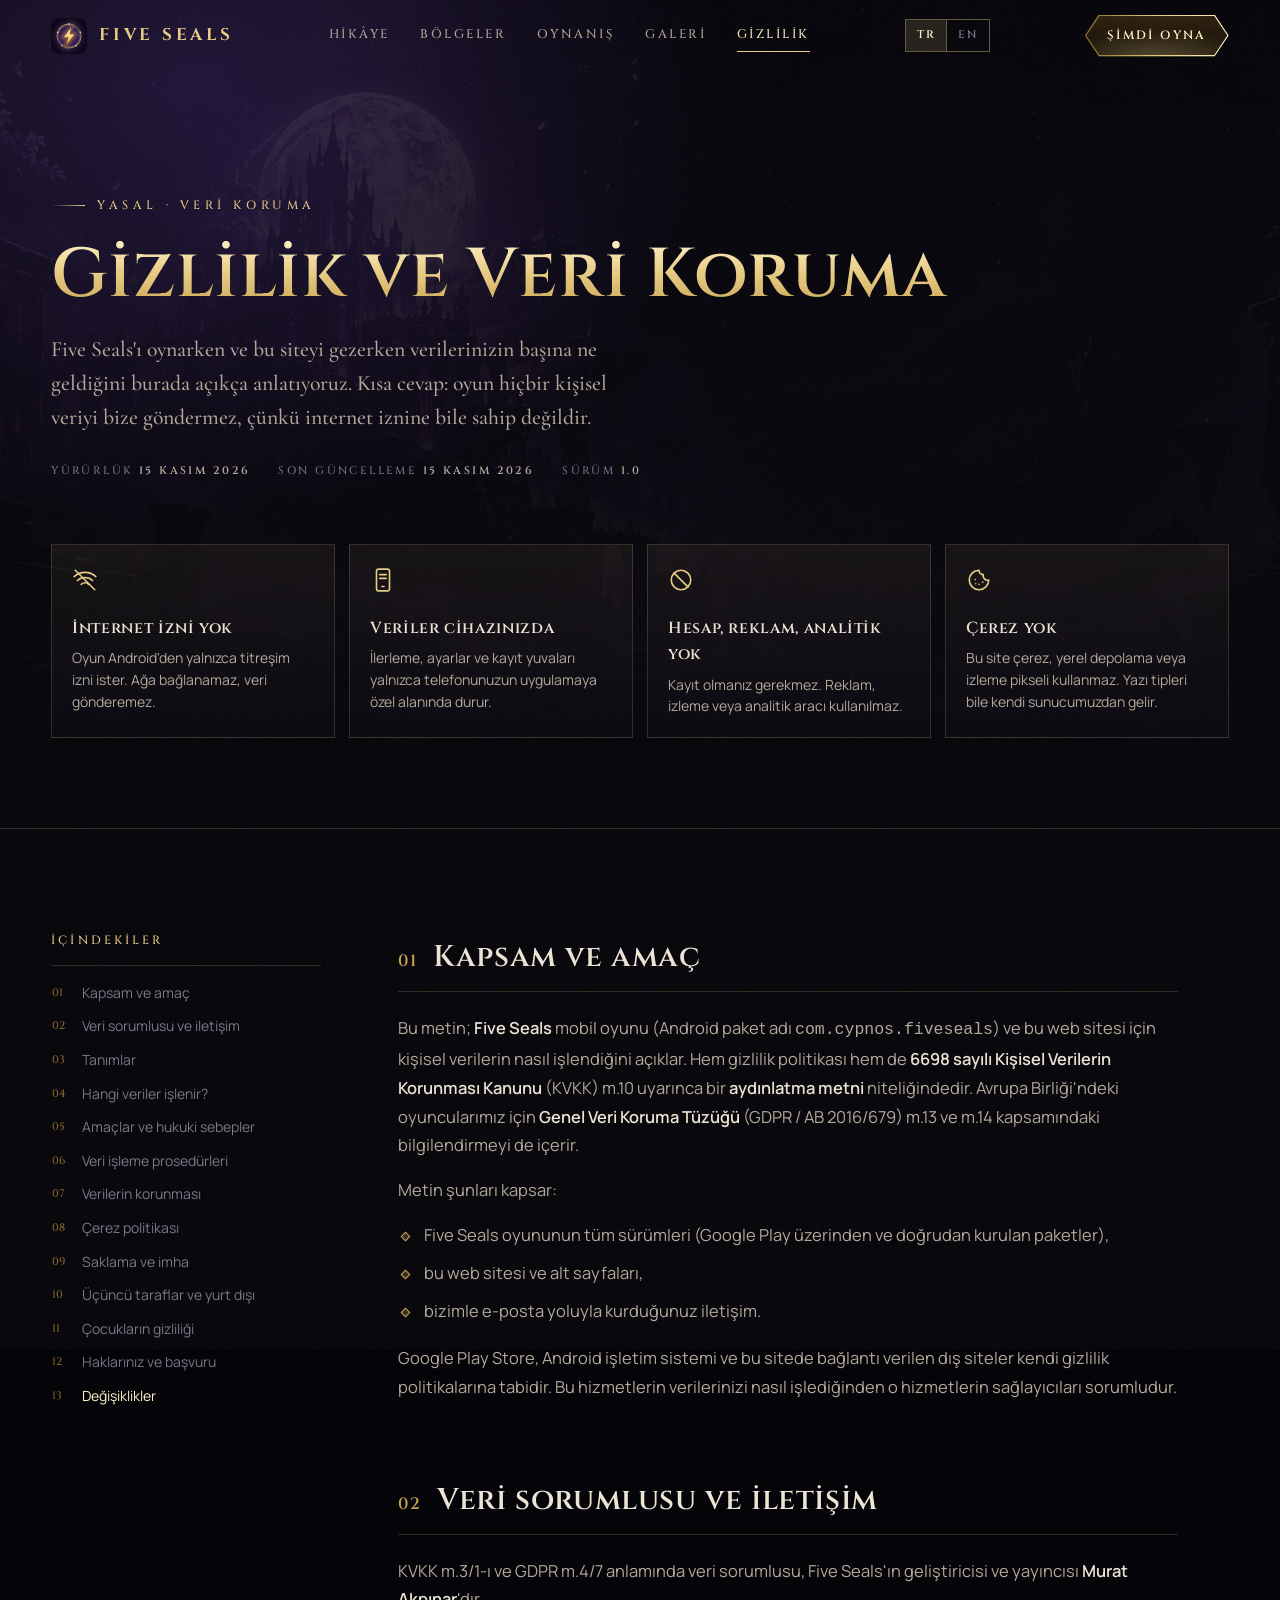
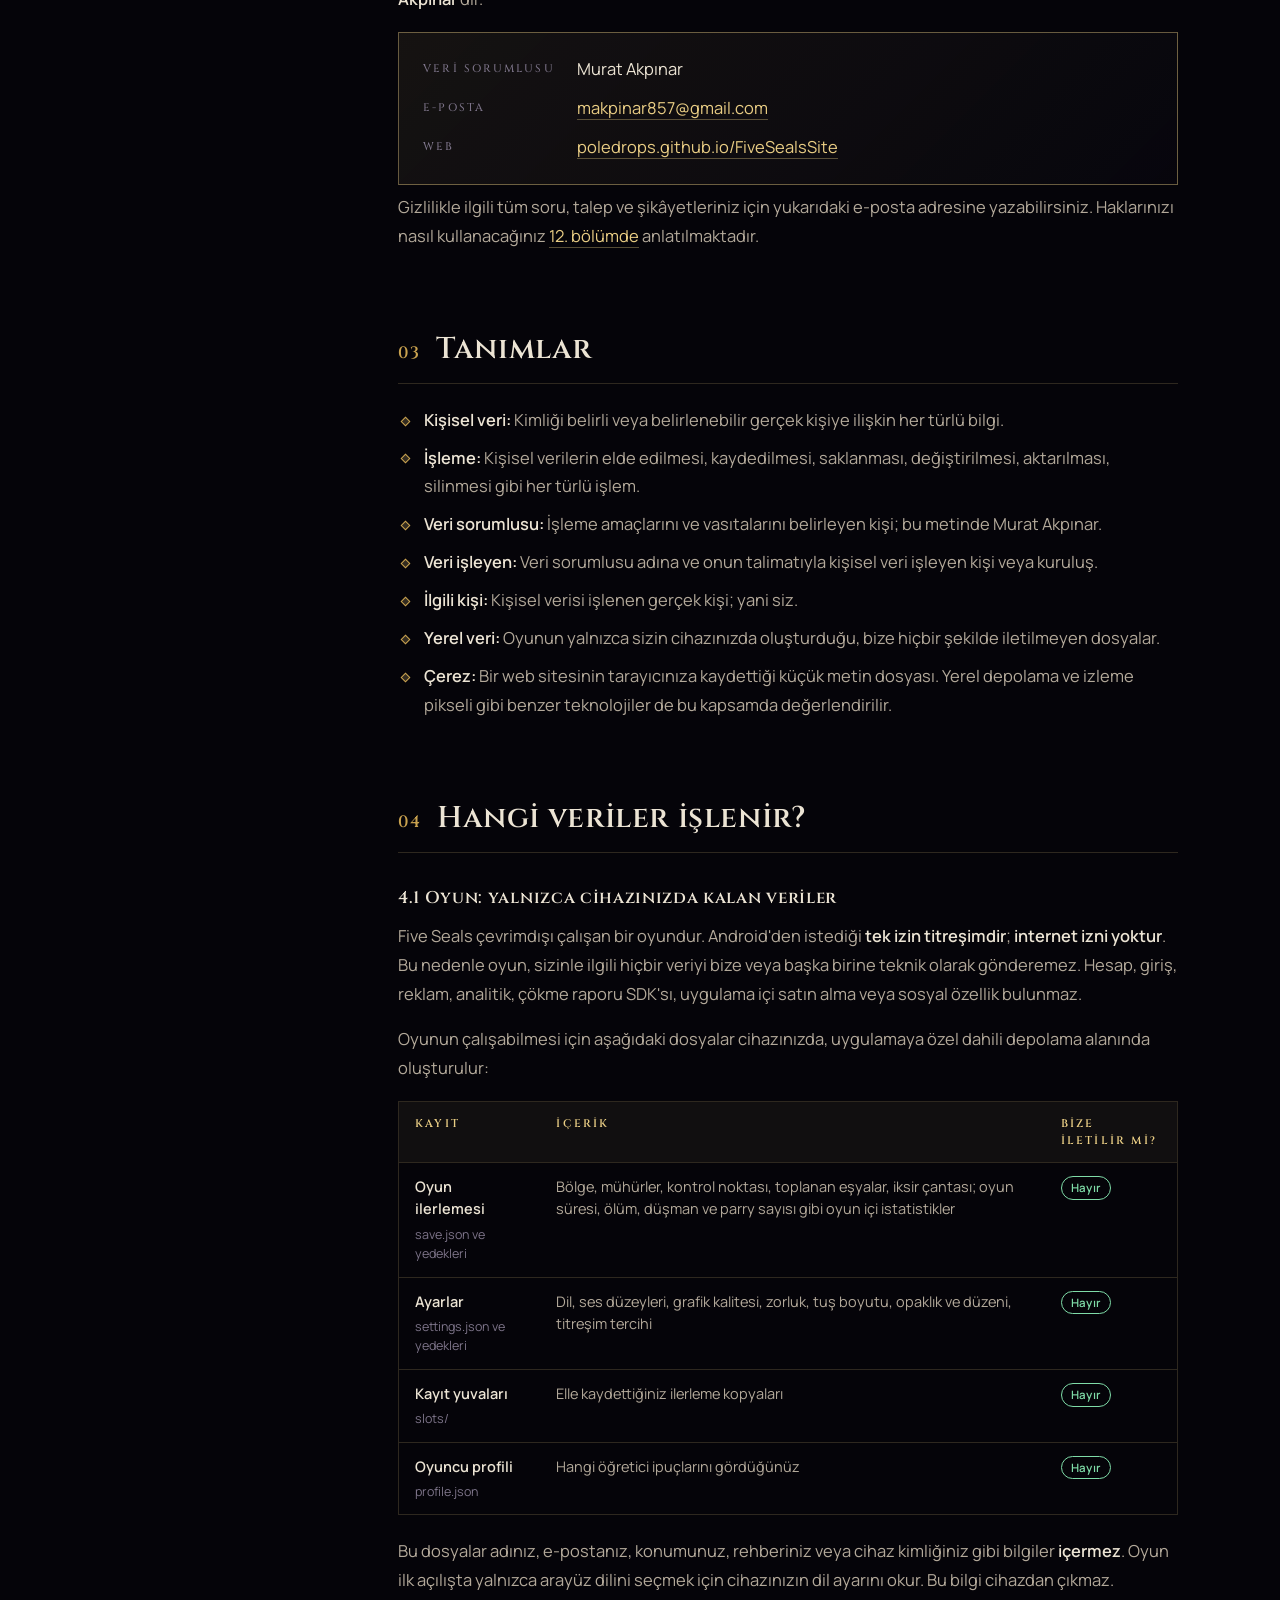
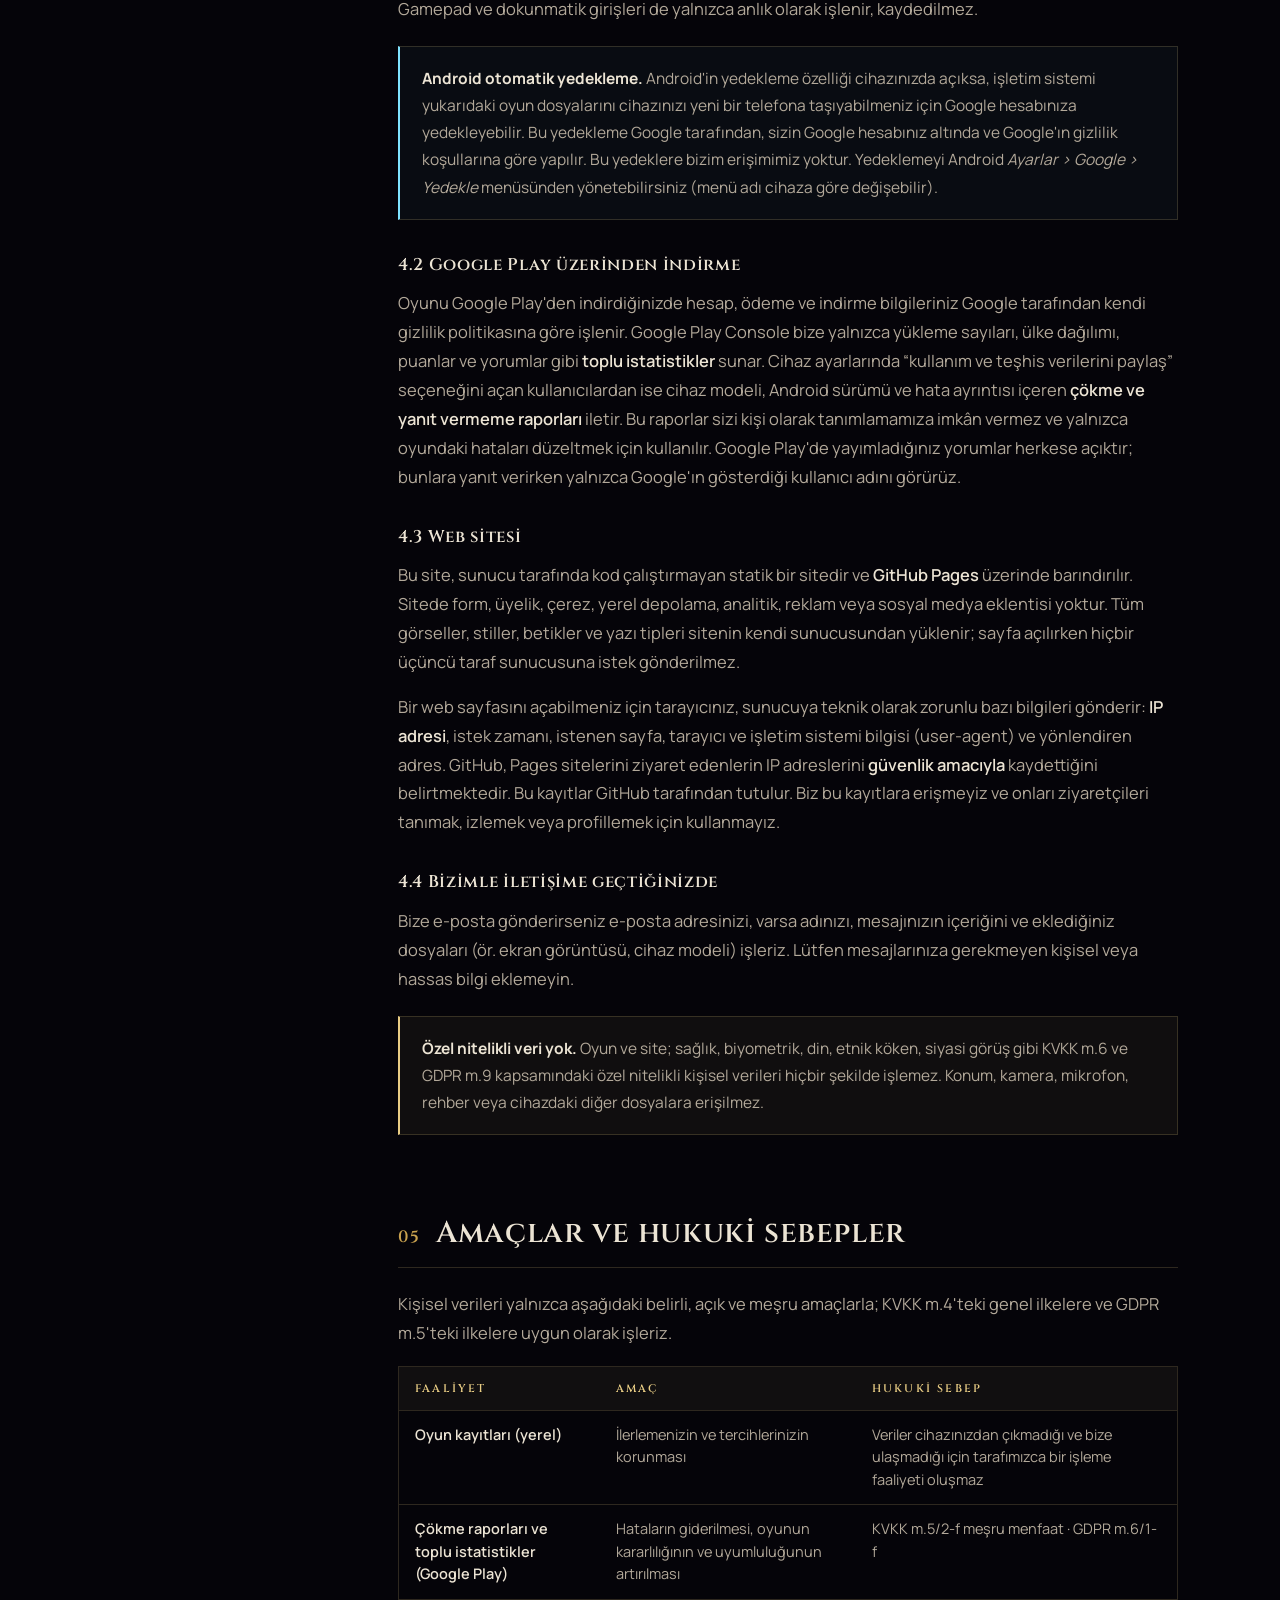
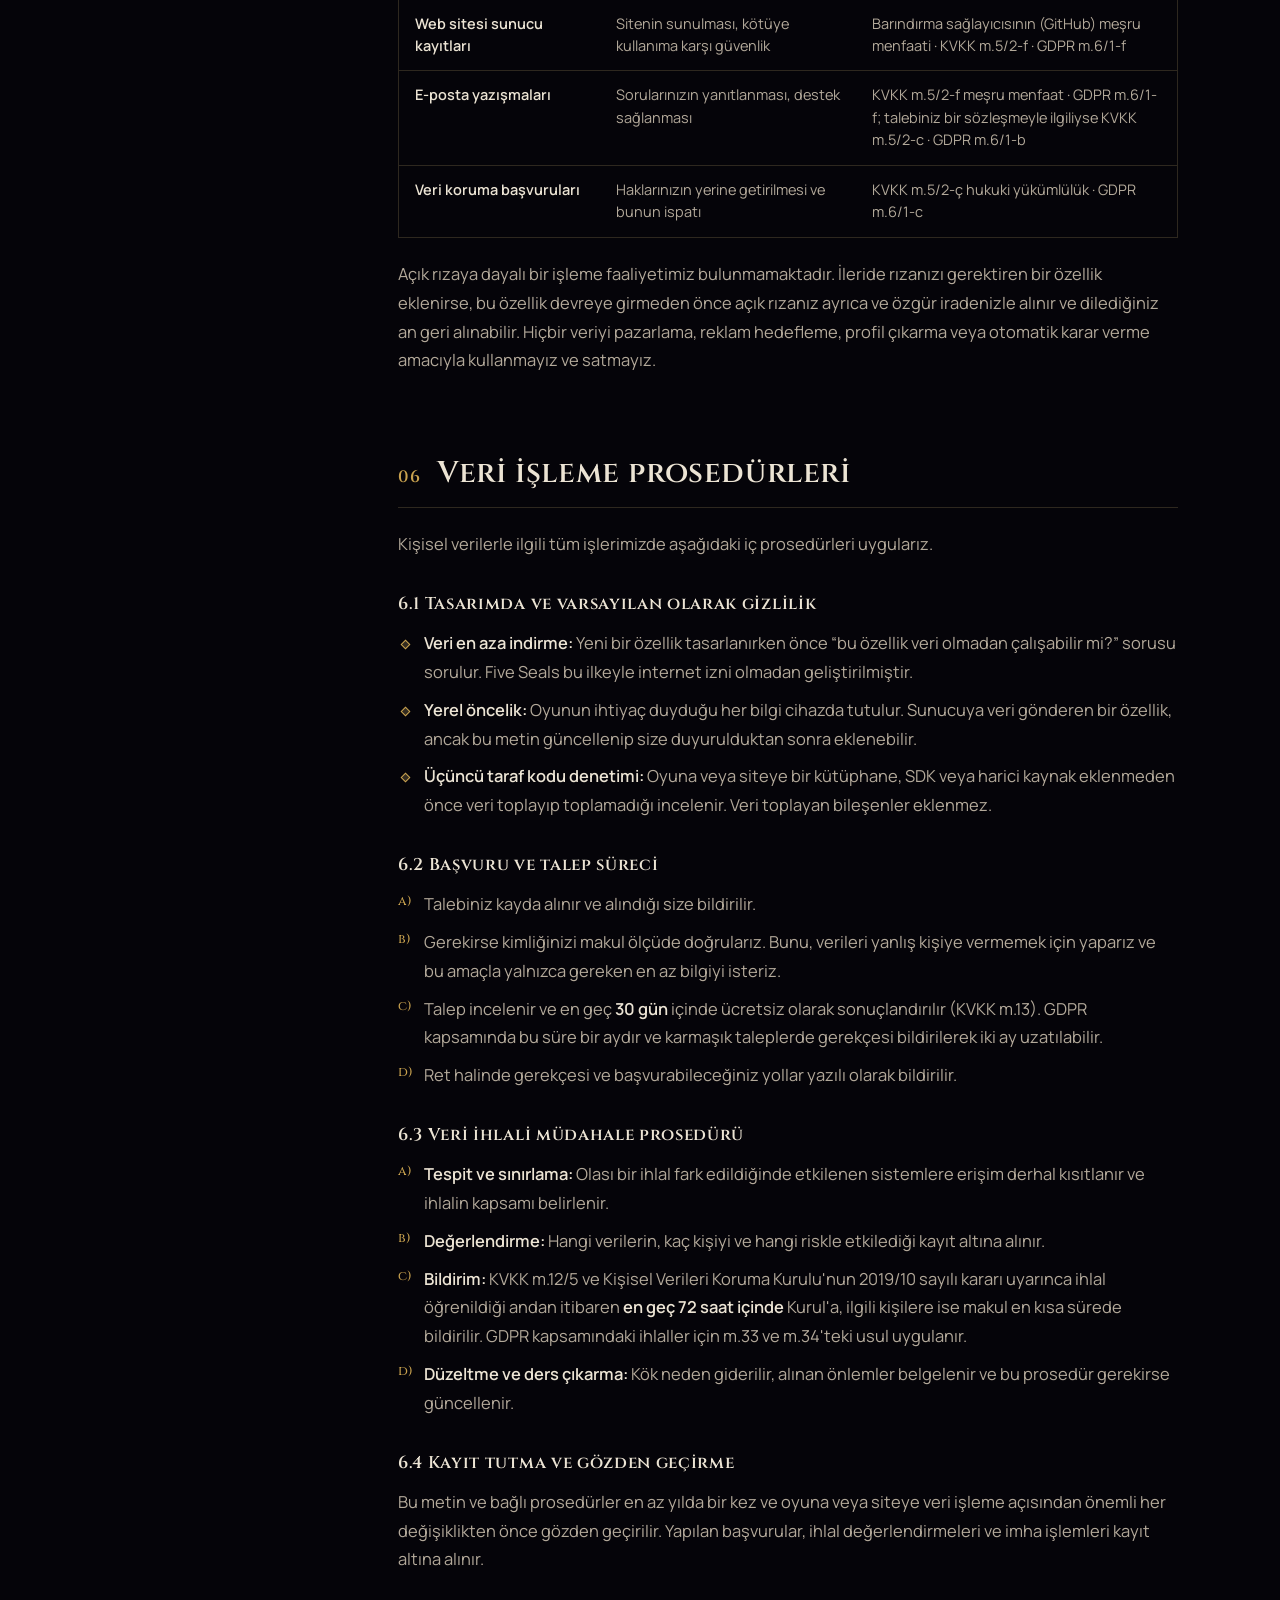
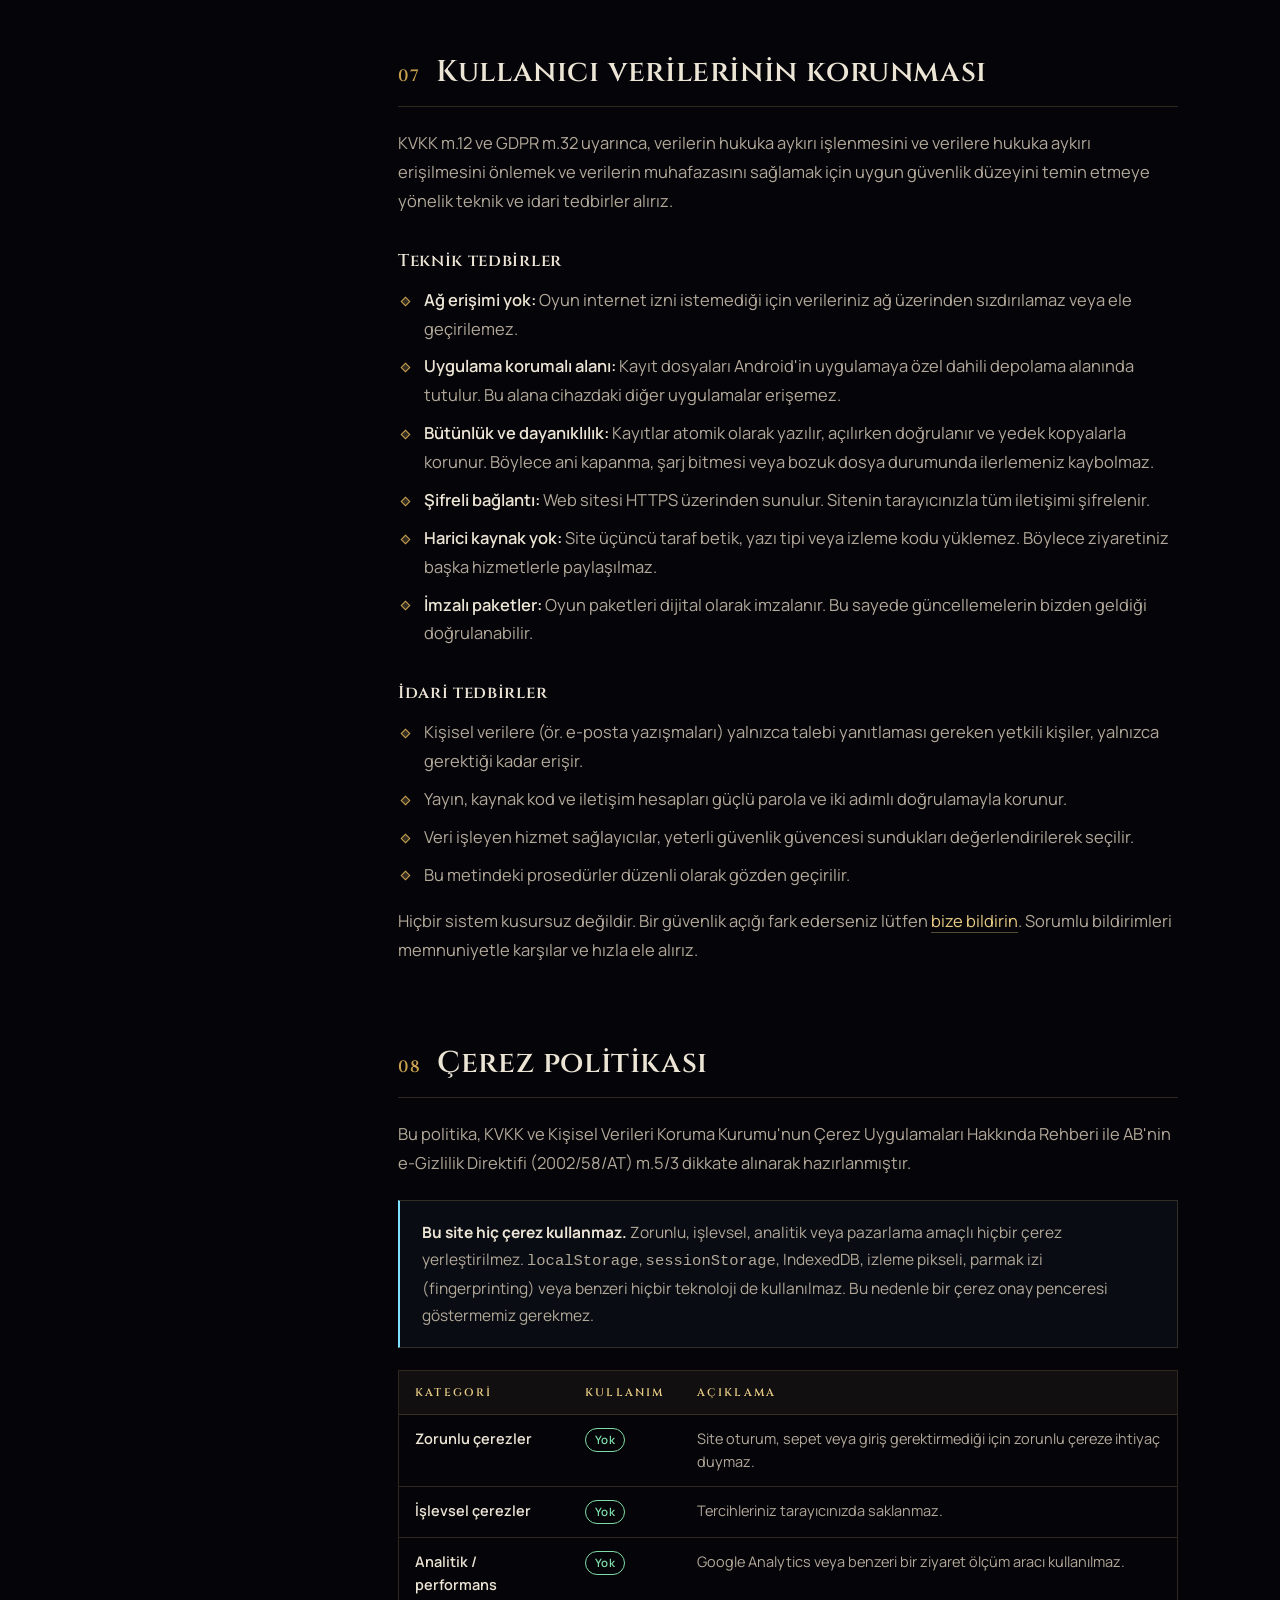
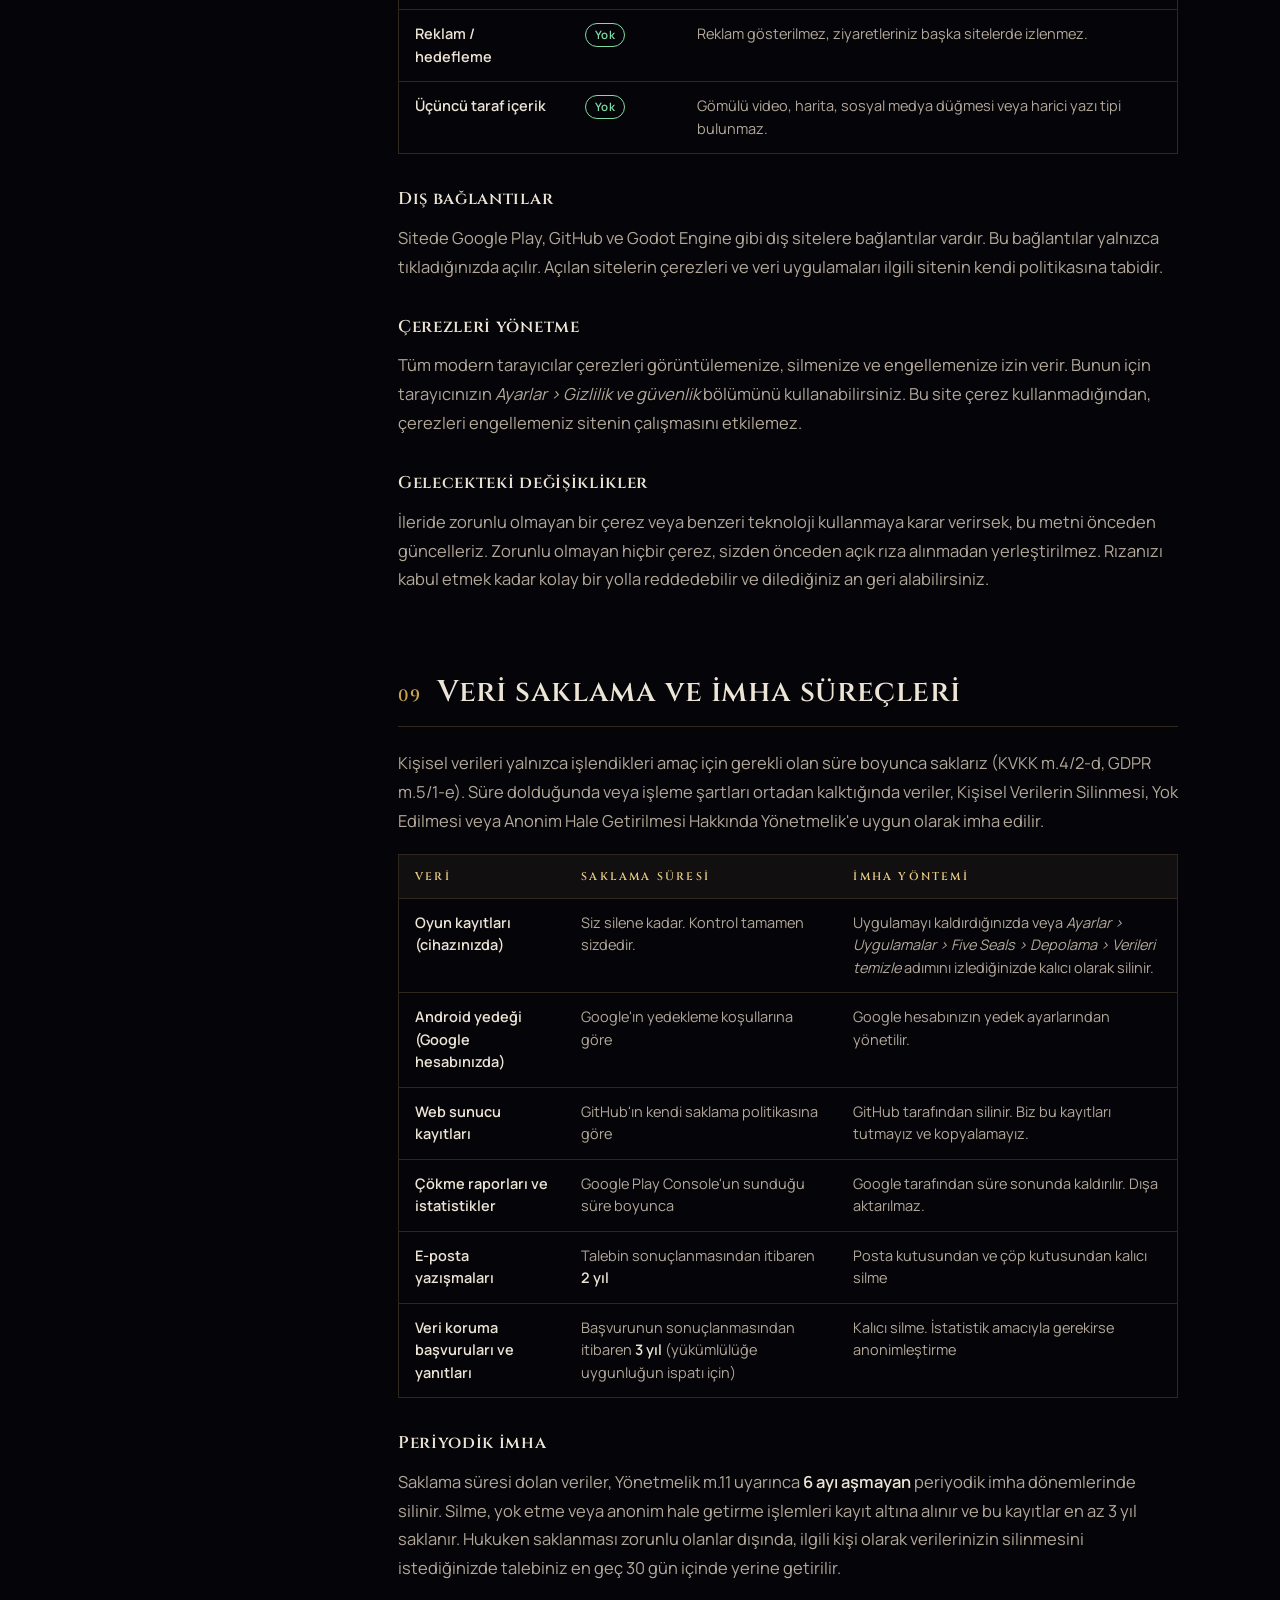
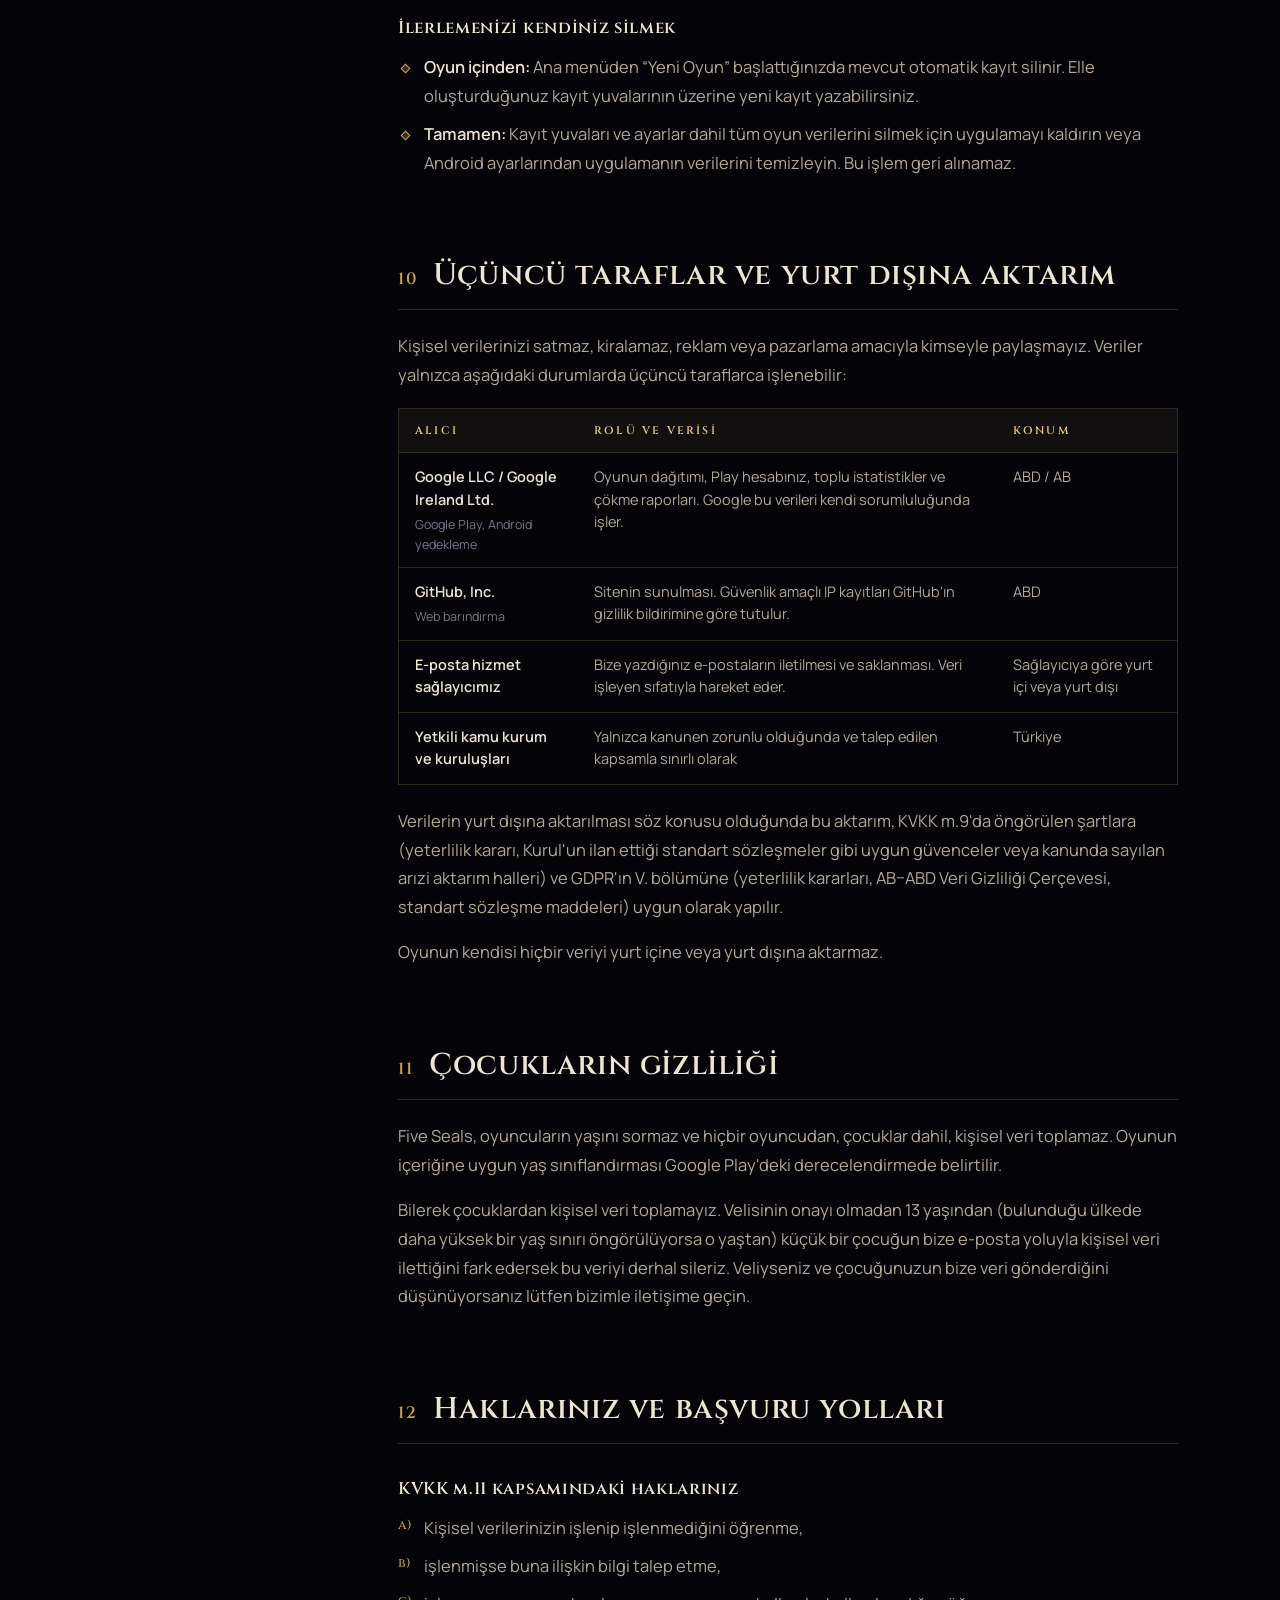
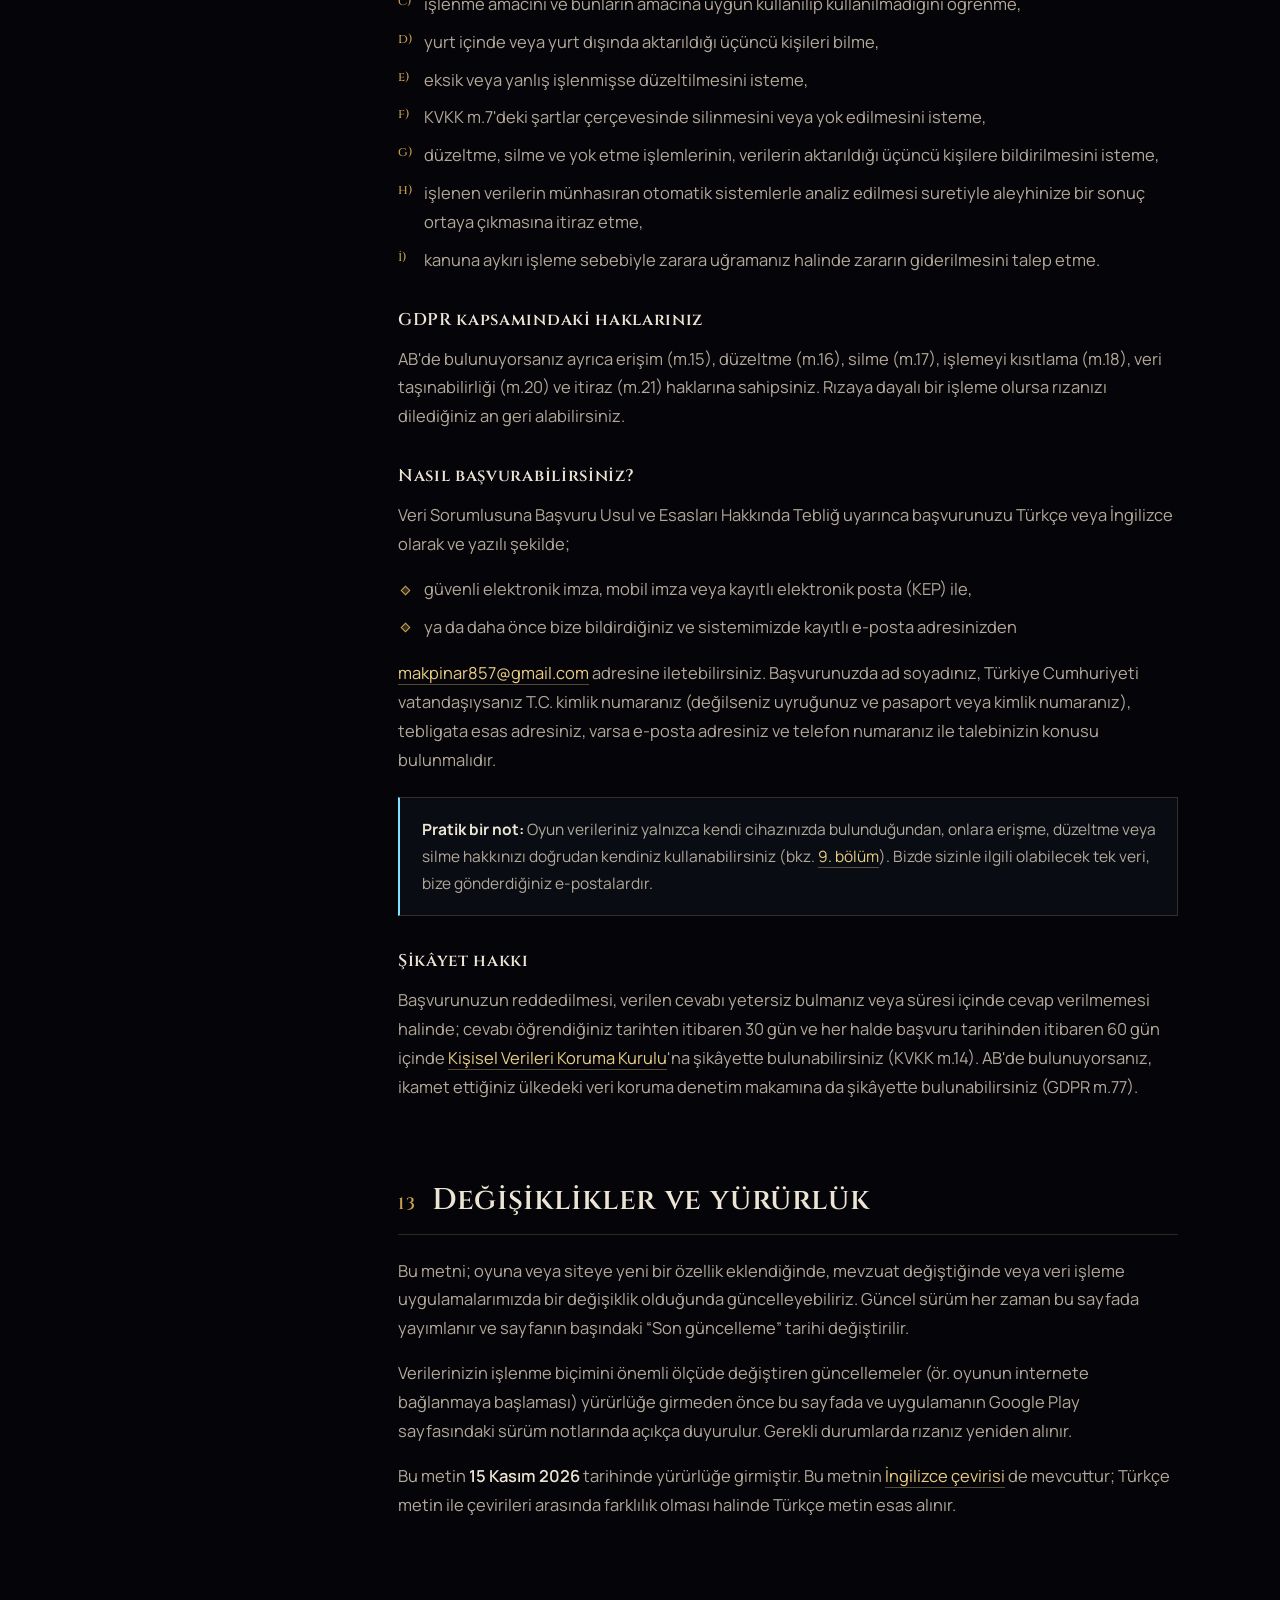
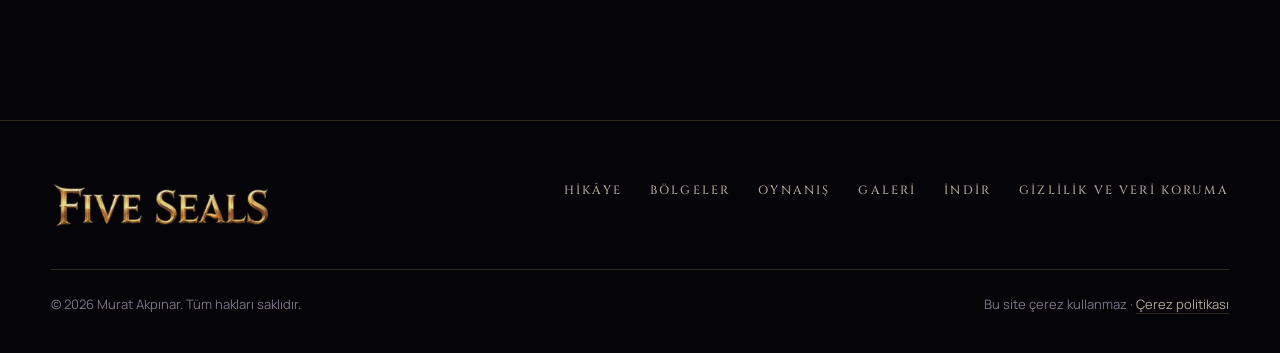
<file: gizlilik.html>
<!doctype html>
<html lang="tr" class="no-js">
<head>
  <meta charset="utf-8">
  <meta name="viewport" content="width=device-width, initial-scale=1, viewport-fit=cover">
  <title>Gizlilik ve Veri Koruma · Five Seals</title>
  <meta name="description" content="Five Seals oyunu ve web sitesi için gizlilik politikası, KVKK aydınlatma metni, veri işleme prosedürleri, çerez politikası ve veri saklama süreçleri.">
  <meta name="theme-color" content="#050409">
  <meta name="color-scheme" content="dark">
  <link rel="canonical" href="https://poledrops.github.io/FiveSealsSite/gizlilik.html">
  <link rel="alternate" hreflang="tr" href="https://poledrops.github.io/FiveSealsSite/gizlilik.html">
  <link rel="alternate" hreflang="en" href="https://poledrops.github.io/FiveSealsSite/en/privacy.html">
  <link rel="alternate" hreflang="x-default" href="https://poledrops.github.io/FiveSealsSite/en/privacy.html">
  <meta property="og:type" content="article">
  <meta property="og:site_name" content="Five Seals">
  <meta property="og:title" content="Gizlilik ve Veri Koruma · Five Seals">
  <meta property="og:description" content="Five Seals kişisel veri toplamaz. Oyun ve web sitesinde verilerinizin nasıl korunduğunu öğrenin.">
  <meta property="og:image" content="https://poledrops.github.io/FiveSealsSite/assets/img/og.jpg">
  <meta property="og:locale" content="tr_TR">
  <meta property="og:locale:alternate" content="en_US">

  <link rel="icon" type="image/png" sizes="192x192" href="assets/img/icon-192.png">
  <link rel="apple-touch-icon" href="assets/img/icon-256.png">
  <link rel="manifest" href="site.webmanifest">
  <link rel="preload" as="font" type="font/woff2" href="assets/fonts/cinzel-normal-latin.woff2" crossorigin>
  <link rel="stylesheet" href="assets/css/fonts.css">
  <link rel="stylesheet" href="assets/css/main.css">
  <link rel="stylesheet" href="assets/css/legal.css">
  <script>document.documentElement.classList.replace('no-js', 'js');</script>
</head>
<body>
  <a class="skip-link" href="#icerik">İçeriğe geç</a>
  <div class="grain" aria-hidden="true"></div>

  <!-- ================================================================ NAV -->
  <header class="nav" id="nav">
    <div class="wrap nav__inner">
      <a class="nav__brand" href="./" aria-label="Five Seals ana sayfa">
        <img src="assets/img/icon-192.png" alt="" width="36" height="36">
        <span>FIVE SEALS</span>
      </a>
      <nav class="nav__links" id="navLinks" aria-label="Ana menü">
        <a href="./#hikaye">Hikâye</a>
        <a href="./#muhurler">Bölgeler</a>
        <a href="./#oynanis">Oynanış</a>
        <a href="./#galeri">Galeri</a>
        <a href="gizlilik.html" class="active" aria-current="page">Gizlilik</a>
        <a class="btn nav__mcta" href="./#indir">Şimdi Oyna</a>
      </nav>
      <nav class="lang-switch nav__lang" aria-label="Dil">
        <a href="gizlilik.html" hreflang="tr" aria-current="page" title="Türkçe">TR</a>
        <a href="en/privacy.html" hreflang="en" lang="en" title="English">EN</a>
      </nav>
      <a class="btn nav__cta" href="./#indir">Şimdi Oyna</a>
      <button class="nav__toggle" id="navToggle" aria-label="Menüyü aç" aria-expanded="false" aria-controls="navLinks">
        <span></span><span></span><span></span>
      </button>
    </div>
  </header>

  <main id="icerik">
    <!-- ================================================================ HEADER -->
    <header class="legal-hero">
      <div class="legal-hero__bg" aria-hidden="true"><img src="assets/img/art/hero-bg-1280.webp" srcset="assets/img/art/hero-bg-768.webp 768w, assets/img/art/hero-bg-1280.webp 1280w" sizes="100vw" width="2048" height="1152" alt=""></div>
      <div class="wrap">
        <span class="eyebrow">Yasal · Veri Koruma</span>
        <h1>Gizlilik ve Veri Koruma</h1>
        <p class="lede">Five Seals'ı oynarken ve bu siteyi gezerken verilerinizin başına ne geldiğini burada açıkça anlatıyoruz. Kısa cevap: oyun hiçbir kişisel veriyi bize göndermez, çünkü internet iznine bile sahip değildir.</p>
        <div class="legal-meta">
          <span>Yürürlük <b>15 Kasım 2026</b></span>
          <span>Son güncelleme <b>15 Kasım 2026</b></span>
          <span>Sürüm <b>1.0</b></span>
        </div>

        <div class="glance" role="list">
          <div class="glance__item" role="listitem">
            <svg viewBox="0 0 24 24" fill="none" stroke="currentColor" stroke-width="1.5" stroke-linecap="round" stroke-linejoin="round" aria-hidden="true"><path d="M2 8.8a15 15 0 0 1 20 0"/><path d="M5 12.5a10 10 0 0 1 14 0"/><path d="M8.5 16a5 5 0 0 1 7 0"/><path d="M3 3l18 18"/></svg>
            <h2>İnternet izni yok</h2>
            <p>Oyun Android'den yalnızca titreşim izni ister. Ağa bağlanamaz, veri gönderemez.</p>
          </div>
          <div class="glance__item" role="listitem">
            <svg viewBox="0 0 24 24" fill="none" stroke="currentColor" stroke-width="1.5" stroke-linecap="round" stroke-linejoin="round" aria-hidden="true"><rect x="6" y="2" width="12" height="20" rx="2"/><path d="M11 18h2"/><path d="M9 7h6M9 10.5h6"/></svg>
            <h2>Veriler cihazınızda</h2>
            <p>İlerleme, ayarlar ve kayıt yuvaları yalnızca telefonunuzun uygulamaya özel alanında durur.</p>
          </div>
          <div class="glance__item" role="listitem">
            <svg viewBox="0 0 24 24" fill="none" stroke="currentColor" stroke-width="1.5" stroke-linecap="round" stroke-linejoin="round" aria-hidden="true"><circle cx="12" cy="12" r="9"/><path d="M5.6 5.6l12.8 12.8"/></svg>
            <h2>Hesap, reklam, analitik yok</h2>
            <p>Kayıt olmanız gerekmez. Reklam, izleme veya analitik aracı kullanılmaz.</p>
          </div>
          <div class="glance__item" role="listitem">
            <svg viewBox="0 0 24 24" fill="none" stroke="currentColor" stroke-width="1.5" stroke-linecap="round" stroke-linejoin="round" aria-hidden="true"><path d="M12 3a9 9 0 1 0 9 9 4 4 0 0 1-5-5 4 4 0 0 1-4-4z"/><path d="M8.5 11.5h.01M12 16h.01M15.5 14h.01M9 15.5h.01"/></svg>
            <h2>Çerez yok</h2>
            <p>Bu site çerez, yerel depolama veya izleme pikseli kullanmaz. Yazı tipleri bile kendi sunucumuzdan gelir.</p>
          </div>
        </div>
      </div>
    </header>

    <!-- ================================================================ DOCUMENT -->
    <div class="legal">
      <div class="wrap legal__grid">
        <details class="toc" id="toc" open>
          <summary>İçindekiler <svg viewBox="0 0 24 24" fill="none" stroke="currentColor" stroke-width="1.6" aria-hidden="true"><path d="m6 9 6 6 6-6"/></svg></summary>
          <ol>
            <li><a href="#kapsam">Kapsam ve amaç</a></li>
            <li><a href="#veri-sorumlusu">Veri sorumlusu ve iletişim</a></li>
            <li><a href="#tanimlar">Tanımlar</a></li>
            <li><a href="#islenen-veriler">Hangi veriler işlenir?</a></li>
            <li><a href="#amac-hukuki-sebep">Amaçlar ve hukuki sebepler</a></li>
            <li><a href="#prosedurler">Veri işleme prosedürleri</a></li>
            <li><a href="#koruma">Verilerin korunması</a></li>
            <li><a href="#cerezler">Çerez politikası</a></li>
            <li><a href="#saklama">Saklama ve imha</a></li>
            <li><a href="#aktarim">Üçüncü taraflar ve yurt dışı</a></li>
            <li><a href="#cocuklar">Çocukların gizliliği</a></li>
            <li><a href="#haklar">Haklarınız ve başvuru</a></li>
            <li><a href="#degisiklikler">Değişiklikler</a></li>
          </ol>
        </details>

        <article class="doc">
          <!-- 01 -->
          <section id="kapsam">
            <h2>Kapsam ve amaç</h2>
            <p>Bu metin; <strong>Five Seals</strong> mobil oyunu (Android paket adı <code>com.cypnos.fiveseals</code>) ve bu web sitesi için kişisel verilerin nasıl işlendiğini açıklar. Hem gizlilik politikası hem de <strong>6698 sayılı Kişisel Verilerin Korunması Kanunu</strong> (KVKK) m.10 uyarınca bir <strong>aydınlatma metni</strong> niteliğindedir. Avrupa Birliği'ndeki oyuncularımız için <strong>Genel Veri Koruma Tüzüğü</strong> (GDPR / AB 2016/679) m.13 ve m.14 kapsamındaki bilgilendirmeyi de içerir.</p>
            <p>Metin şunları kapsar:</p>
            <ul>
              <li>Five Seals oyununun tüm sürümleri (Google Play üzerinden ve doğrudan kurulan paketler),</li>
              <li>bu web sitesi ve alt sayfaları,</li>
              <li>bizimle e-posta yoluyla kurduğunuz iletişim.</li>
            </ul>
            <p>Google Play Store, Android işletim sistemi ve bu sitede bağlantı verilen dış siteler kendi gizlilik politikalarına tabidir. Bu hizmetlerin verilerinizi nasıl işlediğinden o hizmetlerin sağlayıcıları sorumludur.</p>
          </section>

          <!-- 02 -->
          <section id="veri-sorumlusu">
            <h2>Veri sorumlusu ve iletişim</h2>
            <p>KVKK m.3/1-ı ve GDPR m.4/7 anlamında veri sorumlusu, Five Seals'ın geliştiricisi ve yayıncısı <strong>Murat Akpınar</strong>'dır.</p>
            <dl class="contact-card">
              <dt>Veri sorumlusu</dt><dd>Murat Akpınar</dd>
              <dt>E-posta</dt><dd><a href="mailto:makpinar857@gmail.com">makpinar857@gmail.com</a></dd>
              <dt>Web</dt><dd><a href="https://poledrops.github.io/FiveSealsSite/">poledrops.github.io/FiveSealsSite</a></dd>
            </dl>
            <p>Gizlilikle ilgili tüm soru, talep ve şikâyetleriniz için yukarıdaki e-posta adresine yazabilirsiniz. Haklarınızı nasıl kullanacağınız <a href="#haklar">12. bölümde</a> anlatılmaktadır.</p>
          </section>

          <!-- 03 -->
          <section id="tanimlar">
            <h2>Tanımlar</h2>
            <ul>
              <li><strong>Kişisel veri:</strong> Kimliği belirli veya belirlenebilir gerçek kişiye ilişkin her türlü bilgi.</li>
              <li><strong>İşleme:</strong> Kişisel verilerin elde edilmesi, kaydedilmesi, saklanması, değiştirilmesi, aktarılması, silinmesi gibi her türlü işlem.</li>
              <li><strong>Veri sorumlusu:</strong> İşleme amaçlarını ve vasıtalarını belirleyen kişi; bu metinde Murat Akpınar.</li>
              <li><strong>Veri işleyen:</strong> Veri sorumlusu adına ve onun talimatıyla kişisel veri işleyen kişi veya kuruluş.</li>
              <li><strong>İlgili kişi:</strong> Kişisel verisi işlenen gerçek kişi; yani siz.</li>
              <li><strong>Yerel veri:</strong> Oyunun yalnızca sizin cihazınızda oluşturduğu, bize hiçbir şekilde iletilmeyen dosyalar.</li>
              <li><strong>Çerez:</strong> Bir web sitesinin tarayıcınıza kaydettiği küçük metin dosyası. Yerel depolama ve izleme pikseli gibi benzer teknolojiler de bu kapsamda değerlendirilir.</li>
            </ul>
          </section>

          <!-- 04 -->
          <section id="islenen-veriler">
            <h2>Hangi veriler işlenir?</h2>

            <h3>4.1 Oyun: yalnızca cihazınızda kalan veriler</h3>
            <p>Five Seals çevrimdışı çalışan bir oyundur. Android'den istediği <strong>tek izin titreşimdir</strong>; <strong>internet izni yoktur</strong>. Bu nedenle oyun, sizinle ilgili hiçbir veriyi bize veya başka birine teknik olarak gönderemez. Hesap, giriş, reklam, analitik, çökme raporu SDK'sı, uygulama içi satın alma veya sosyal özellik bulunmaz.</p>
            <p>Oyunun çalışabilmesi için aşağıdaki dosyalar cihazınızda, uygulamaya özel dahili depolama alanında oluşturulur:</p>
            <div class="table-wrap">
              <table>
                <thead><tr><th scope="col">Kayıt</th><th scope="col">İçerik</th><th scope="col">Bize iletilir mi?</th></tr></thead>
                <tbody>
                  <tr><td data-label="Kayıt">Oyun ilerlemesi<small>save.json ve yedekleri</small></td><td data-label="İçerik">Bölge, mühürler, kontrol noktası, toplanan eşyalar, iksir çantası; oyun süresi, ölüm, düşman ve parry sayısı gibi oyun içi istatistikler</td><td data-label="Bize iletilir mi?"><span class="pill pill--no">Hayır</span></td></tr>
                  <tr><td data-label="Kayıt">Ayarlar<small>settings.json ve yedekleri</small></td><td data-label="İçerik">Dil, ses düzeyleri, grafik kalitesi, zorluk, tuş boyutu, opaklık ve düzeni, titreşim tercihi</td><td data-label="Bize iletilir mi?"><span class="pill pill--no">Hayır</span></td></tr>
                  <tr><td data-label="Kayıt">Kayıt yuvaları<small>slots/</small></td><td data-label="İçerik">Elle kaydettiğiniz ilerleme kopyaları</td><td data-label="Bize iletilir mi?"><span class="pill pill--no">Hayır</span></td></tr>
                  <tr><td data-label="Kayıt">Oyuncu profili<small>profile.json</small></td><td data-label="İçerik">Hangi öğretici ipuçlarını gördüğünüz</td><td data-label="Bize iletilir mi?"><span class="pill pill--no">Hayır</span></td></tr>
                </tbody>
              </table>
            </div>
            <p>Bu dosyalar adınız, e-postanız, konumunuz, rehberiniz veya cihaz kimliğiniz gibi bilgiler <strong>içermez</strong>. Oyun ilk açılışta yalnızca arayüz dilini seçmek için cihazınızın dil ayarını okur. Bu bilgi cihazdan çıkmaz. Gamepad ve dokunmatik girişleri de yalnızca anlık olarak işlenir, kaydedilmez.</p>
            <div class="note">
              <p><b>Android otomatik yedekleme.</b> Android'in yedekleme özelliği cihazınızda açıksa, işletim sistemi yukarıdaki oyun dosyalarını cihazınızı yeni bir telefona taşıyabilmeniz için Google hesabınıza yedekleyebilir. Bu yedekleme Google tarafından, sizin Google hesabınız altında ve Google'ın gizlilik koşullarına göre yapılır. Bu yedeklere bizim erişimimiz yoktur. Yedeklemeyi Android <i>Ayarlar › Google › Yedekle</i> menüsünden yönetebilirsiniz (menü adı cihaza göre değişebilir).</p>
            </div>

            <h3>4.2 Google Play üzerinden indirme</h3>
            <p>Oyunu Google Play'den indirdiğinizde hesap, ödeme ve indirme bilgileriniz Google tarafından kendi gizlilik politikasına göre işlenir. Google Play Console bize yalnızca yükleme sayıları, ülke dağılımı, puanlar ve yorumlar gibi <strong>toplu istatistikler</strong> sunar. Cihaz ayarlarında “kullanım ve teşhis verilerini paylaş” seçeneğini açan kullanıcılardan ise cihaz modeli, Android sürümü ve hata ayrıntısı içeren <strong>çökme ve yanıt vermeme raporları</strong> iletir. Bu raporlar sizi kişi olarak tanımlamamıza imkân vermez ve yalnızca oyundaki hataları düzeltmek için kullanılır. Google Play'de yayımladığınız yorumlar herkese açıktır; bunlara yanıt verirken yalnızca Google'ın gösterdiği kullanıcı adını görürüz.</p>

            <h3>4.3 Web sitesi</h3>
            <p>Bu site, sunucu tarafında kod çalıştırmayan statik bir sitedir ve <strong>GitHub Pages</strong> üzerinde barındırılır. Sitede form, üyelik, çerez, yerel depolama, analitik, reklam veya sosyal medya eklentisi yoktur. Tüm görseller, stiller, betikler ve yazı tipleri sitenin kendi sunucusundan yüklenir; sayfa açılırken hiçbir üçüncü taraf sunucusuna istek gönderilmez.</p>
            <p>Bir web sayfasını açabilmeniz için tarayıcınız, sunucuya teknik olarak zorunlu bazı bilgileri gönderir: <strong>IP adresi</strong>, istek zamanı, istenen sayfa, tarayıcı ve işletim sistemi bilgisi (user-agent) ve yönlendiren adres. GitHub, Pages sitelerini ziyaret edenlerin IP adreslerini <strong>güvenlik amacıyla</strong> kaydettiğini belirtmektedir. Bu kayıtlar GitHub tarafından tutulur. Biz bu kayıtlara erişmeyiz ve onları ziyaretçileri tanımak, izlemek veya profillemek için kullanmayız.</p>

            <h3>4.4 Bizimle iletişime geçtiğinizde</h3>
            <p>Bize e-posta gönderirseniz e-posta adresinizi, varsa adınızı, mesajınızın içeriğini ve eklediğiniz dosyaları (ör. ekran görüntüsü, cihaz modeli) işleriz. Lütfen mesajlarınıza gerekmeyen kişisel veya hassas bilgi eklemeyin.</p>

            <div class="note note--gold">
              <p><b>Özel nitelikli veri yok.</b> Oyun ve site; sağlık, biyometrik, din, etnik köken, siyasi görüş gibi KVKK m.6 ve GDPR m.9 kapsamındaki özel nitelikli kişisel verileri hiçbir şekilde işlemez. Konum, kamera, mikrofon, rehber veya cihazdaki diğer dosyalara erişilmez.</p>
            </div>
          </section>

          <!-- 05 -->
          <section id="amac-hukuki-sebep">
            <h2>Amaçlar ve hukuki sebepler</h2>
            <p>Kişisel verileri yalnızca aşağıdaki belirli, açık ve meşru amaçlarla; KVKK m.4'teki genel ilkelere ve GDPR m.5'teki ilkelere uygun olarak işleriz.</p>
            <div class="table-wrap">
              <table>
                <thead><tr><th scope="col">Faaliyet</th><th scope="col">Amaç</th><th scope="col">Hukuki sebep</th></tr></thead>
                <tbody>
                  <tr><td data-label="Faaliyet">Oyun kayıtları (yerel)</td><td data-label="Amaç">İlerlemenizin ve tercihlerinizin korunması</td><td data-label="Hukuki sebep">Veriler cihazınızdan çıkmadığı ve bize ulaşmadığı için tarafımızca bir işleme faaliyeti oluşmaz</td></tr>
                  <tr><td data-label="Faaliyet">Çökme raporları ve toplu istatistikler (Google Play)</td><td data-label="Amaç">Hataların giderilmesi, oyunun kararlılığının ve uyumluluğunun artırılması</td><td data-label="Hukuki sebep">KVKK m.5/2-f meşru menfaat · GDPR m.6/1-f</td></tr>
                  <tr><td data-label="Faaliyet">Web sitesi sunucu kayıtları</td><td data-label="Amaç">Sitenin sunulması, kötüye kullanıma karşı güvenlik</td><td data-label="Hukuki sebep">Barındırma sağlayıcısının (GitHub) meşru menfaati · KVKK m.5/2-f · GDPR m.6/1-f</td></tr>
                  <tr><td data-label="Faaliyet">E-posta yazışmaları</td><td data-label="Amaç">Sorularınızın yanıtlanması, destek sağlanması</td><td data-label="Hukuki sebep">KVKK m.5/2-f meşru menfaat · GDPR m.6/1-f; talebiniz bir sözleşmeyle ilgiliyse KVKK m.5/2-c · GDPR m.6/1-b</td></tr>
                  <tr><td data-label="Faaliyet">Veri koruma başvuruları</td><td data-label="Amaç">Haklarınızın yerine getirilmesi ve bunun ispatı</td><td data-label="Hukuki sebep">KVKK m.5/2-ç hukuki yükümlülük · GDPR m.6/1-c</td></tr>
                </tbody>
              </table>
            </div>
            <p>Açık rızaya dayalı bir işleme faaliyetimiz bulunmamaktadır. İleride rızanızı gerektiren bir özellik eklenirse, bu özellik devreye girmeden önce açık rızanız ayrıca ve özgür iradenizle alınır ve dilediğiniz an geri alınabilir. Hiçbir veriyi pazarlama, reklam hedefleme, profil çıkarma veya otomatik karar verme amacıyla kullanmayız ve satmayız.</p>
          </section>

          <!-- 06 -->
          <section id="prosedurler">
            <h2>Veri işleme prosedürleri</h2>
            <p>Kişisel verilerle ilgili tüm işlerimizde aşağıdaki iç prosedürleri uygularız.</p>

            <h3>6.1 Tasarımda ve varsayılan olarak gizlilik</h3>
            <ul>
              <li><strong>Veri en aza indirme:</strong> Yeni bir özellik tasarlanırken önce “bu özellik veri olmadan çalışabilir mi?” sorusu sorulur. Five Seals bu ilkeyle internet izni olmadan geliştirilmiştir.</li>
              <li><strong>Yerel öncelik:</strong> Oyunun ihtiyaç duyduğu her bilgi cihazda tutulur. Sunucuya veri gönderen bir özellik, ancak bu metin güncellenip size duyurulduktan sonra eklenebilir.</li>
              <li><strong>Üçüncü taraf kodu denetimi:</strong> Oyuna veya siteye bir kütüphane, SDK veya harici kaynak eklenmeden önce veri toplayıp toplamadığı incelenir. Veri toplayan bileşenler eklenmez.</li>
            </ul>

            <h3>6.2 Başvuru ve talep süreci</h3>
            <ol>
              <li>Talebiniz kayda alınır ve alındığı size bildirilir.</li>
              <li>Gerekirse kimliğinizi makul ölçüde doğrularız. Bunu, verileri yanlış kişiye vermemek için yaparız ve bu amaçla yalnızca gereken en az bilgiyi isteriz.</li>
              <li>Talep incelenir ve en geç <strong>30 gün</strong> içinde ücretsiz olarak sonuçlandırılır (KVKK m.13). GDPR kapsamında bu süre bir aydır ve karmaşık taleplerde gerekçesi bildirilerek iki ay uzatılabilir.</li>
              <li>Ret halinde gerekçesi ve başvurabileceğiniz yollar yazılı olarak bildirilir.</li>
            </ol>

            <h3>6.3 Veri ihlali müdahale prosedürü</h3>
            <ol>
              <li><strong>Tespit ve sınırlama:</strong> Olası bir ihlal fark edildiğinde etkilenen sistemlere erişim derhal kısıtlanır ve ihlalin kapsamı belirlenir.</li>
              <li><strong>Değerlendirme:</strong> Hangi verilerin, kaç kişiyi ve hangi riskle etkilediği kayıt altına alınır.</li>
              <li><strong>Bildirim:</strong> KVKK m.12/5 ve Kişisel Verileri Koruma Kurulu'nun 2019/10 sayılı kararı uyarınca ihlal öğrenildiği andan itibaren <strong>en geç 72 saat içinde</strong> Kurul'a, ilgili kişilere ise makul en kısa sürede bildirilir. GDPR kapsamındaki ihlaller için m.33 ve m.34'teki usul uygulanır.</li>
              <li><strong>Düzeltme ve ders çıkarma:</strong> Kök neden giderilir, alınan önlemler belgelenir ve bu prosedür gerekirse güncellenir.</li>
            </ol>

            <h3>6.4 Kayıt tutma ve gözden geçirme</h3>
            <p>Bu metin ve bağlı prosedürler en az yılda bir kez ve oyuna veya siteye veri işleme açısından önemli her değişiklikten önce gözden geçirilir. Yapılan başvurular, ihlal değerlendirmeleri ve imha işlemleri kayıt altına alınır.</p>
          </section>

          <!-- 07 -->
          <section id="koruma">
            <h2>Kullanıcı verilerinin korunması</h2>
            <p>KVKK m.12 ve GDPR m.32 uyarınca, verilerin hukuka aykırı işlenmesini ve verilere hukuka aykırı erişilmesini önlemek ve verilerin muhafazasını sağlamak için uygun güvenlik düzeyini temin etmeye yönelik teknik ve idari tedbirler alırız.</p>
            <h3>Teknik tedbirler</h3>
            <ul>
              <li><strong>Ağ erişimi yok:</strong> Oyun internet izni istemediği için verileriniz ağ üzerinden sızdırılamaz veya ele geçirilemez.</li>
              <li><strong>Uygulama korumalı alanı:</strong> Kayıt dosyaları Android'in uygulamaya özel dahili depolama alanında tutulur. Bu alana cihazdaki diğer uygulamalar erişemez.</li>
              <li><strong>Bütünlük ve dayanıklılık:</strong> Kayıtlar atomik olarak yazılır, açılırken doğrulanır ve yedek kopyalarla korunur. Böylece ani kapanma, şarj bitmesi veya bozuk dosya durumunda ilerlemeniz kaybolmaz.</li>
              <li><strong>Şifreli bağlantı:</strong> Web sitesi HTTPS üzerinden sunulur. Sitenin tarayıcınızla tüm iletişimi şifrelenir.</li>
              <li><strong>Harici kaynak yok:</strong> Site üçüncü taraf betik, yazı tipi veya izleme kodu yüklemez. Böylece ziyaretiniz başka hizmetlerle paylaşılmaz.</li>
              <li><strong>İmzalı paketler:</strong> Oyun paketleri dijital olarak imzalanır. Bu sayede güncellemelerin bizden geldiği doğrulanabilir.</li>
            </ul>
            <h3>İdari tedbirler</h3>
            <ul>
              <li>Kişisel verilere (ör. e-posta yazışmaları) yalnızca talebi yanıtlaması gereken yetkili kişiler, yalnızca gerektiği kadar erişir.</li>
              <li>Yayın, kaynak kod ve iletişim hesapları güçlü parola ve iki adımlı doğrulamayla korunur.</li>
              <li>Veri işleyen hizmet sağlayıcılar, yeterli güvenlik güvencesi sundukları değerlendirilerek seçilir.</li>
              <li>Bu metindeki prosedürler düzenli olarak gözden geçirilir.</li>
            </ul>
            <p>Hiçbir sistem kusursuz değildir. Bir güvenlik açığı fark ederseniz lütfen <a href="#veri-sorumlusu">bize bildirin</a>. Sorumlu bildirimleri memnuniyetle karşılar ve hızla ele alırız.</p>
          </section>

          <!-- 08 -->
          <section id="cerezler">
            <h2>Çerez politikası</h2>
            <p>Bu politika, KVKK ve Kişisel Verileri Koruma Kurumu'nun Çerez Uygulamaları Hakkında Rehberi ile AB'nin e-Gizlilik Direktifi (2002/58/AT) m.5/3 dikkate alınarak hazırlanmıştır.</p>
            <div class="note">
              <p><b>Bu site hiç çerez kullanmaz.</b> Zorunlu, işlevsel, analitik veya pazarlama amaçlı hiçbir çerez yerleştirilmez. <code>localStorage</code>, <code>sessionStorage</code>, IndexedDB, izleme pikseli, parmak izi (fingerprinting) veya benzeri hiçbir teknoloji de kullanılmaz. Bu nedenle bir çerez onay penceresi göstermemiz gerekmez.</p>
            </div>
            <div class="table-wrap">
              <table>
                <thead><tr><th scope="col">Kategori</th><th scope="col">Kullanım</th><th scope="col">Açıklama</th></tr></thead>
                <tbody>
                  <tr><td data-label="Kategori">Zorunlu çerezler</td><td data-label="Kullanım"><span class="pill pill--no">Yok</span></td><td data-label="Açıklama">Site oturum, sepet veya giriş gerektirmediği için zorunlu çereze ihtiyaç duymaz.</td></tr>
                  <tr><td data-label="Kategori">İşlevsel çerezler</td><td data-label="Kullanım"><span class="pill pill--no">Yok</span></td><td data-label="Açıklama">Tercihleriniz tarayıcınızda saklanmaz.</td></tr>
                  <tr><td data-label="Kategori">Analitik / performans</td><td data-label="Kullanım"><span class="pill pill--no">Yok</span></td><td data-label="Açıklama">Google Analytics veya benzeri bir ziyaret ölçüm aracı kullanılmaz.</td></tr>
                  <tr><td data-label="Kategori">Reklam / hedefleme</td><td data-label="Kullanım"><span class="pill pill--no">Yok</span></td><td data-label="Açıklama">Reklam gösterilmez, ziyaretleriniz başka sitelerde izlenmez.</td></tr>
                  <tr><td data-label="Kategori">Üçüncü taraf içerik</td><td data-label="Kullanım"><span class="pill pill--no">Yok</span></td><td data-label="Açıklama">Gömülü video, harita, sosyal medya düğmesi veya harici yazı tipi bulunmaz.</td></tr>
                </tbody>
              </table>
            </div>
            <h3>Dış bağlantılar</h3>
            <p>Sitede Google Play, GitHub ve Godot Engine gibi dış sitelere bağlantılar vardır. Bu bağlantılar yalnızca tıkladığınızda açılır. Açılan sitelerin çerezleri ve veri uygulamaları ilgili sitenin kendi politikasına tabidir.</p>
            <h3>Çerezleri yönetme</h3>
            <p>Tüm modern tarayıcılar çerezleri görüntülemenize, silmenize ve engellemenize izin verir. Bunun için tarayıcınızın <i>Ayarlar › Gizlilik ve güvenlik</i> bölümünü kullanabilirsiniz. Bu site çerez kullanmadığından, çerezleri engellemeniz sitenin çalışmasını etkilemez.</p>
            <h3>Gelecekteki değişiklikler</h3>
            <p>İleride zorunlu olmayan bir çerez veya benzeri teknoloji kullanmaya karar verirsek, bu metni önceden güncelleriz. Zorunlu olmayan hiçbir çerez, sizden önceden açık rıza alınmadan yerleştirilmez. Rızanızı kabul etmek kadar kolay bir yolla reddedebilir ve dilediğiniz an geri alabilirsiniz.</p>
          </section>

          <!-- 09 -->
          <section id="saklama">
            <h2>Veri saklama ve imha süreçleri</h2>
            <p>Kişisel verileri yalnızca işlendikleri amaç için gerekli olan süre boyunca saklarız (KVKK m.4/2-d, GDPR m.5/1-e). Süre dolduğunda veya işleme şartları ortadan kalktığında veriler, Kişisel Verilerin Silinmesi, Yok Edilmesi veya Anonim Hale Getirilmesi Hakkında Yönetmelik'e uygun olarak imha edilir.</p>
            <div class="table-wrap">
              <table>
                <thead><tr><th scope="col">Veri</th><th scope="col">Saklama süresi</th><th scope="col">İmha yöntemi</th></tr></thead>
                <tbody>
                  <tr><td data-label="Veri">Oyun kayıtları (cihazınızda)</td><td data-label="Saklama süresi">Siz silene kadar. Kontrol tamamen sizdedir.</td><td data-label="İmha yöntemi">Uygulamayı kaldırdığınızda veya <i>Ayarlar › Uygulamalar › Five Seals › Depolama › Verileri temizle</i> adımını izlediğinizde kalıcı olarak silinir.</td></tr>
                  <tr><td data-label="Veri">Android yedeği (Google hesabınızda)</td><td data-label="Saklama süresi">Google'ın yedekleme koşullarına göre</td><td data-label="İmha yöntemi">Google hesabınızın yedek ayarlarından yönetilir.</td></tr>
                  <tr><td data-label="Veri">Web sunucu kayıtları</td><td data-label="Saklama süresi">GitHub'ın kendi saklama politikasına göre</td><td data-label="İmha yöntemi">GitHub tarafından silinir. Biz bu kayıtları tutmayız ve kopyalamayız.</td></tr>
                  <tr><td data-label="Veri">Çökme raporları ve istatistikler</td><td data-label="Saklama süresi">Google Play Console'un sunduğu süre boyunca</td><td data-label="İmha yöntemi">Google tarafından süre sonunda kaldırılır. Dışa aktarılmaz.</td></tr>
                  <tr><td data-label="Veri">E-posta yazışmaları</td><td data-label="Saklama süresi">Talebin sonuçlanmasından itibaren <strong>2 yıl</strong></td><td data-label="İmha yöntemi">Posta kutusundan ve çöp kutusundan kalıcı silme</td></tr>
                  <tr><td data-label="Veri">Veri koruma başvuruları ve yanıtları</td><td data-label="Saklama süresi">Başvurunun sonuçlanmasından itibaren <strong>3 yıl</strong> (yükümlülüğe uygunluğun ispatı için)</td><td data-label="İmha yöntemi">Kalıcı silme. İstatistik amacıyla gerekirse anonimleştirme</td></tr>
                </tbody>
              </table>
            </div>
            <h3>Periyodik imha</h3>
            <p>Saklama süresi dolan veriler, Yönetmelik m.11 uyarınca <strong>6 ayı aşmayan</strong> periyodik imha dönemlerinde silinir. Silme, yok etme veya anonim hale getirme işlemleri kayıt altına alınır ve bu kayıtlar en az 3 yıl saklanır. Hukuken saklanması zorunlu olanlar dışında, ilgili kişi olarak verilerinizin silinmesini istediğinizde talebiniz en geç 30 gün içinde yerine getirilir.</p>
            <h3>İlerlemenizi kendiniz silmek</h3>
            <ul>
              <li><strong>Oyun içinden:</strong> Ana menüden “Yeni Oyun” başlattığınızda mevcut otomatik kayıt silinir. Elle oluşturduğunuz kayıt yuvalarının üzerine yeni kayıt yazabilirsiniz.</li>
              <li><strong>Tamamen:</strong> Kayıt yuvaları ve ayarlar dahil tüm oyun verilerini silmek için uygulamayı kaldırın veya Android ayarlarından uygulamanın verilerini temizleyin. Bu işlem geri alınamaz.</li>
            </ul>
          </section>

          <!-- 10 -->
          <section id="aktarim">
            <h2>Üçüncü taraflar ve yurt dışına aktarım</h2>
            <p>Kişisel verilerinizi satmaz, kiralamaz, reklam veya pazarlama amacıyla kimseyle paylaşmayız. Veriler yalnızca aşağıdaki durumlarda üçüncü taraflarca işlenebilir:</p>
            <div class="table-wrap">
              <table>
                <thead><tr><th scope="col">Alıcı</th><th scope="col">Rolü ve verisi</th><th scope="col">Konum</th></tr></thead>
                <tbody>
                  <tr><td data-label="Alıcı">Google LLC / Google Ireland Ltd.<small>Google Play, Android yedekleme</small></td><td data-label="Rolü ve verisi">Oyunun dağıtımı, Play hesabınız, toplu istatistikler ve çökme raporları. Google bu verileri kendi sorumluluğunda işler.</td><td data-label="Konum">ABD / AB</td></tr>
                  <tr><td data-label="Alıcı">GitHub, Inc.<small>Web barındırma</small></td><td data-label="Rolü ve verisi">Sitenin sunulması. Güvenlik amaçlı IP kayıtları GitHub'ın gizlilik bildirimine göre tutulur.</td><td data-label="Konum">ABD</td></tr>
                  <tr><td data-label="Alıcı">E-posta hizmet sağlayıcımız</td><td data-label="Rolü ve verisi">Bize yazdığınız e-postaların iletilmesi ve saklanması. Veri işleyen sıfatıyla hareket eder.</td><td data-label="Konum">Sağlayıcıya göre yurt içi veya yurt dışı</td></tr>
                  <tr><td data-label="Alıcı">Yetkili kamu kurum ve kuruluşları</td><td data-label="Rolü ve verisi">Yalnızca kanunen zorunlu olduğunda ve talep edilen kapsamla sınırlı olarak</td><td data-label="Konum">Türkiye</td></tr>
                </tbody>
              </table>
            </div>
            <p>Verilerin yurt dışına aktarılması söz konusu olduğunda bu aktarım, KVKK m.9'da öngörülen şartlara (yeterlilik kararı, Kurul'un ilan ettiği standart sözleşmeler gibi uygun güvenceler veya kanunda sayılan arızi aktarım halleri) ve GDPR'ın V. bölümüne (yeterlilik kararları, AB–ABD Veri Gizliliği Çerçevesi, standart sözleşme maddeleri) uygun olarak yapılır.</p>
            <p>Oyunun kendisi hiçbir veriyi yurt içine veya yurt dışına aktarmaz.</p>
          </section>

          <!-- 11 -->
          <section id="cocuklar">
            <h2>Çocukların gizliliği</h2>
            <p>Five Seals, oyuncuların yaşını sormaz ve hiçbir oyuncudan, çocuklar dahil, kişisel veri toplamaz. Oyunun içeriğine uygun yaş sınıflandırması Google Play'deki derecelendirmede belirtilir.</p>
            <p>Bilerek çocuklardan kişisel veri toplamayız. Velisinin onayı olmadan 13 yaşından (bulunduğu ülkede daha yüksek bir yaş sınırı öngörülüyorsa o yaştan) küçük bir çocuğun bize e-posta yoluyla kişisel veri ilettiğini fark edersek bu veriyi derhal sileriz. Veliyseniz ve çocuğunuzun bize veri gönderdiğini düşünüyorsanız lütfen bizimle iletişime geçin.</p>
          </section>

          <!-- 12 -->
          <section id="haklar">
            <h2>Haklarınız ve başvuru yolları</h2>
            <h3>KVKK m.11 kapsamındaki haklarınız</h3>
            <ol>
              <li>Kişisel verilerinizin işlenip işlenmediğini öğrenme,</li>
              <li>işlenmişse buna ilişkin bilgi talep etme,</li>
              <li>işlenme amacını ve bunların amacına uygun kullanılıp kullanılmadığını öğrenme,</li>
              <li>yurt içinde veya yurt dışında aktarıldığı üçüncü kişileri bilme,</li>
              <li>eksik veya yanlış işlenmişse düzeltilmesini isteme,</li>
              <li>KVKK m.7'deki şartlar çerçevesinde silinmesini veya yok edilmesini isteme,</li>
              <li>düzeltme, silme ve yok etme işlemlerinin, verilerin aktarıldığı üçüncü kişilere bildirilmesini isteme,</li>
              <li>işlenen verilerin münhasıran otomatik sistemlerle analiz edilmesi suretiyle aleyhinize bir sonuç ortaya çıkmasına itiraz etme,</li>
              <li>kanuna aykırı işleme sebebiyle zarara uğramanız halinde zararın giderilmesini talep etme.</li>
            </ol>
            <h3>GDPR kapsamındaki haklarınız</h3>
            <p>AB'de bulunuyorsanız ayrıca erişim (m.15), düzeltme (m.16), silme (m.17), işlemeyi kısıtlama (m.18), veri taşınabilirliği (m.20) ve itiraz (m.21) haklarına sahipsiniz. Rızaya dayalı bir işleme olursa rızanızı dilediğiniz an geri alabilirsiniz.</p>
            <h3>Nasıl başvurabilirsiniz?</h3>
            <p>Veri Sorumlusuna Başvuru Usul ve Esasları Hakkında Tebliğ uyarınca başvurunuzu Türkçe veya İngilizce olarak ve yazılı şekilde;</p>
            <ul>
              <li>güvenli elektronik imza, mobil imza veya kayıtlı elektronik posta (KEP) ile,</li>
              <li>ya da daha önce bize bildirdiğiniz ve sistemimizde kayıtlı e-posta adresinizden</li>
            </ul>
            <p><a href="mailto:makpinar857@gmail.com">makpinar857@gmail.com</a> adresine iletebilirsiniz. Başvurunuzda ad soyadınız, Türkiye Cumhuriyeti vatandaşıysanız T.C. kimlik numaranız (değilseniz uyruğunuz ve pasaport veya kimlik numaranız), tebligata esas adresiniz, varsa e-posta adresiniz ve telefon numaranız ile talebinizin konusu bulunmalıdır.</p>
            <div class="note">
              <p><b>Pratik bir not:</b> Oyun verileriniz yalnızca kendi cihazınızda bulunduğundan, onlara erişme, düzeltme veya silme hakkınızı doğrudan kendiniz kullanabilirsiniz (bkz. <a href="#saklama">9. bölüm</a>). Bizde sizinle ilgili olabilecek tek veri, bize gönderdiğiniz e-postalardır.</p>
            </div>
            <h3>Şikâyet hakkı</h3>
            <p>Başvurunuzun reddedilmesi, verilen cevabı yetersiz bulmanız veya süresi içinde cevap verilmemesi halinde; cevabı öğrendiğiniz tarihten itibaren 30 gün ve her halde başvuru tarihinden itibaren 60 gün içinde <a href="https://www.kvkk.gov.tr" target="_blank" rel="noopener">Kişisel Verileri Koruma Kurulu</a>'na şikâyette bulunabilirsiniz (KVKK m.14). AB'de bulunuyorsanız, ikamet ettiğiniz ülkedeki veri koruma denetim makamına da şikâyette bulunabilirsiniz (GDPR m.77).</p>
          </section>

          <!-- 13 -->
          <section id="degisiklikler">
            <h2>Değişiklikler ve yürürlük</h2>
            <p>Bu metni; oyuna veya siteye yeni bir özellik eklendiğinde, mevzuat değiştiğinde veya veri işleme uygulamalarımızda bir değişiklik olduğunda güncelleyebiliriz. Güncel sürüm her zaman bu sayfada yayımlanır ve sayfanın başındaki “Son güncelleme” tarihi değiştirilir.</p>
            <p>Verilerinizin işlenme biçimini önemli ölçüde değiştiren güncellemeler (ör. oyunun internete bağlanmaya başlaması) yürürlüğe girmeden önce bu sayfada ve uygulamanın Google Play sayfasındaki sürüm notlarında açıkça duyurulur. Gerekli durumlarda rızanız yeniden alınır.</p>
            <p>Bu metin <strong>15 Kasım 2026</strong> tarihinde yürürlüğe girmiştir. Bu metnin <a href="en/privacy.html" hreflang="en" lang="en">İngilizce çevirisi</a> de mevcuttur; Türkçe metin ile çevirileri arasında farklılık olması halinde Türkçe metin esas alınır.</p>
          </section>
        </article>
      </div>
    </div>
  </main>

  <!-- ================================================================ FOOTER -->
  <footer class="footer">
    <div class="wrap">
      <div class="footer__top">
        <a href="./" aria-label="Five Seals ana sayfa"><img class="footer__logo" src="assets/img/art/logo-600.webp" width="600" height="132" alt="Five Seals" loading="lazy"></a>
        <nav class="footer__nav" aria-label="Alt menü">
          <a href="./#hikaye">Hikâye</a><a href="./#muhurler">Bölgeler</a><a href="./#oynanis">Oynanış</a>
          <a href="./#galeri">Galeri</a><a href="./#indir">İndir</a><a href="gizlilik.html" aria-current="page">Gizlilik ve Veri Koruma</a>
        </nav>
      </div>
      <div class="footer__credits">
        <span>© <span id="year">2026</span> Murat Akpınar. Tüm hakları saklıdır.</span>
        <span>Bu site çerez kullanmaz · <a href="gizlilik.html#cerezler">Çerez politikası</a></span>
      </div>
    </div>
  </footer>

  <a class="back-top" id="backTop" href="#icerik" aria-label="Sayfanın başına dön"><svg viewBox="0 0 24 24" fill="none" stroke="currentColor" stroke-width="1.8" aria-hidden="true"><path d="m6 15 6-6 6 6"/></svg></a>

  <script src="assets/js/legal.js" defer></script>
</body>
</html>
</file>
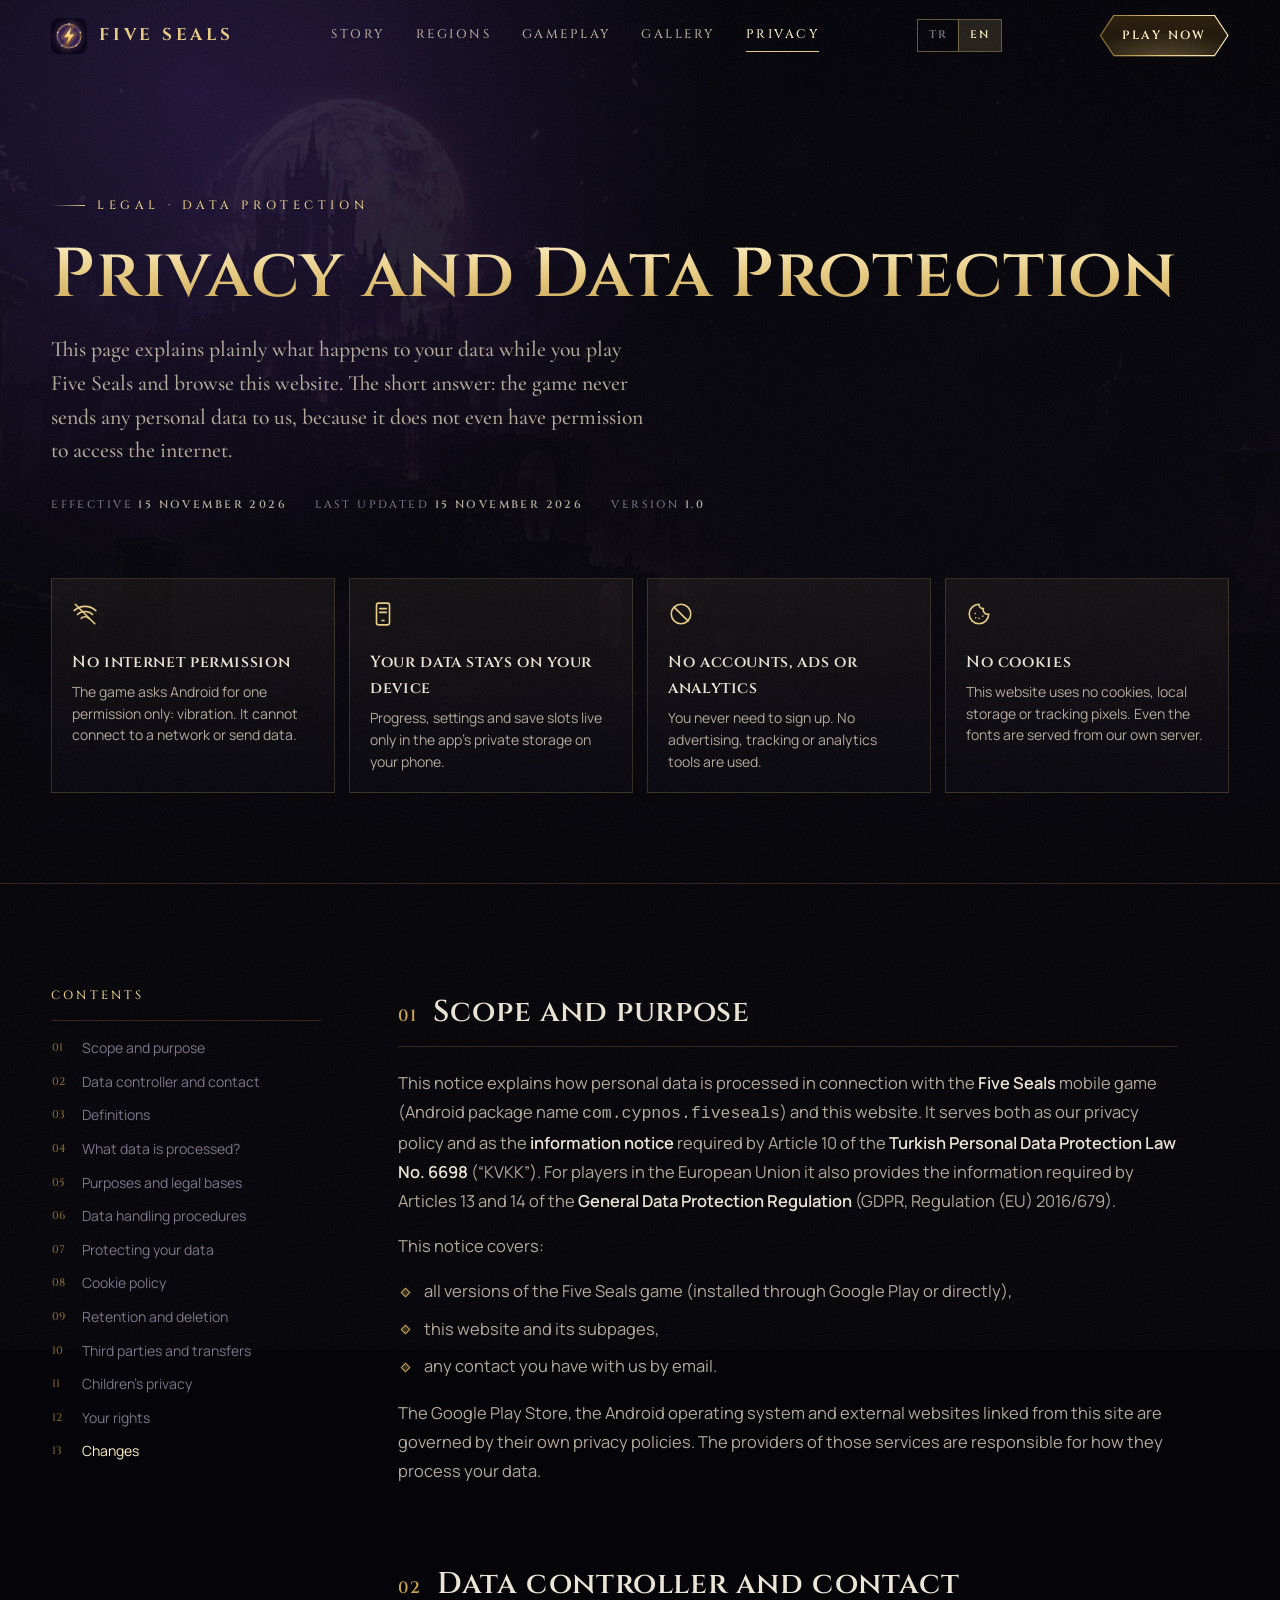
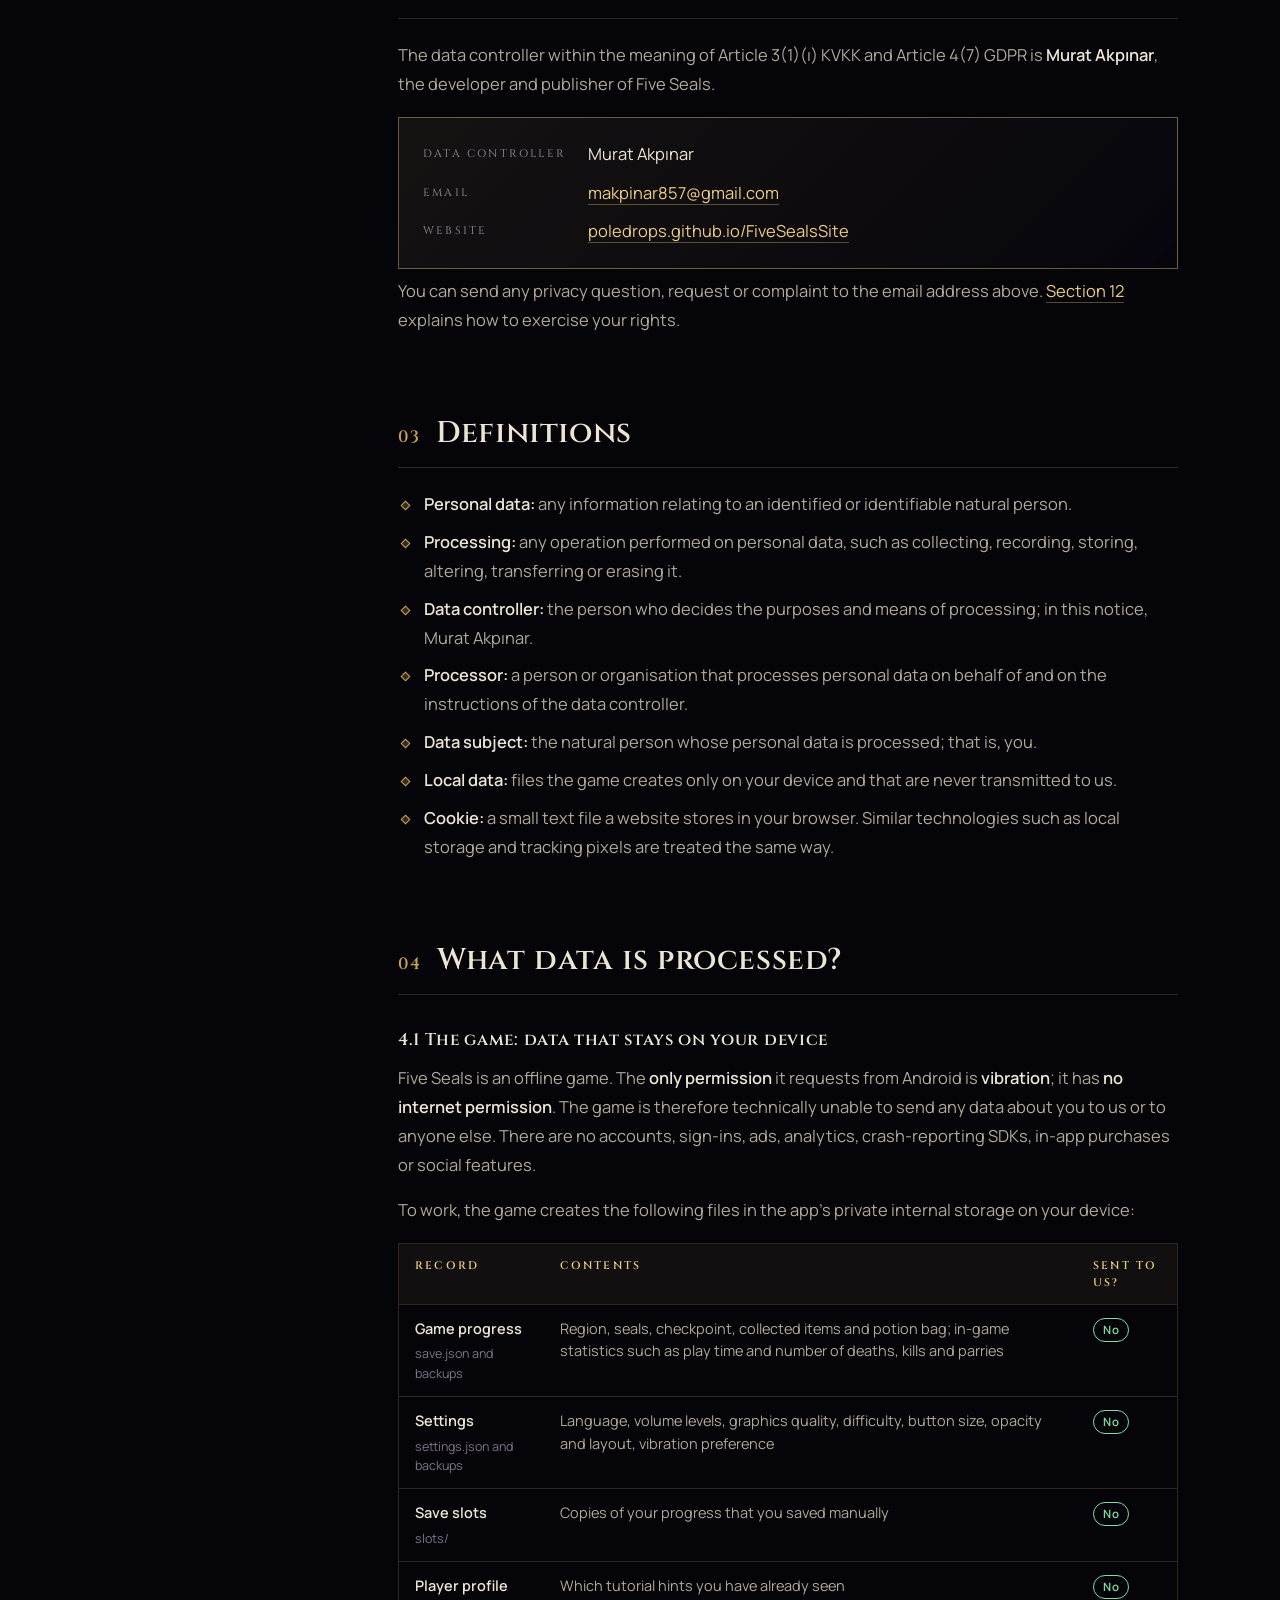
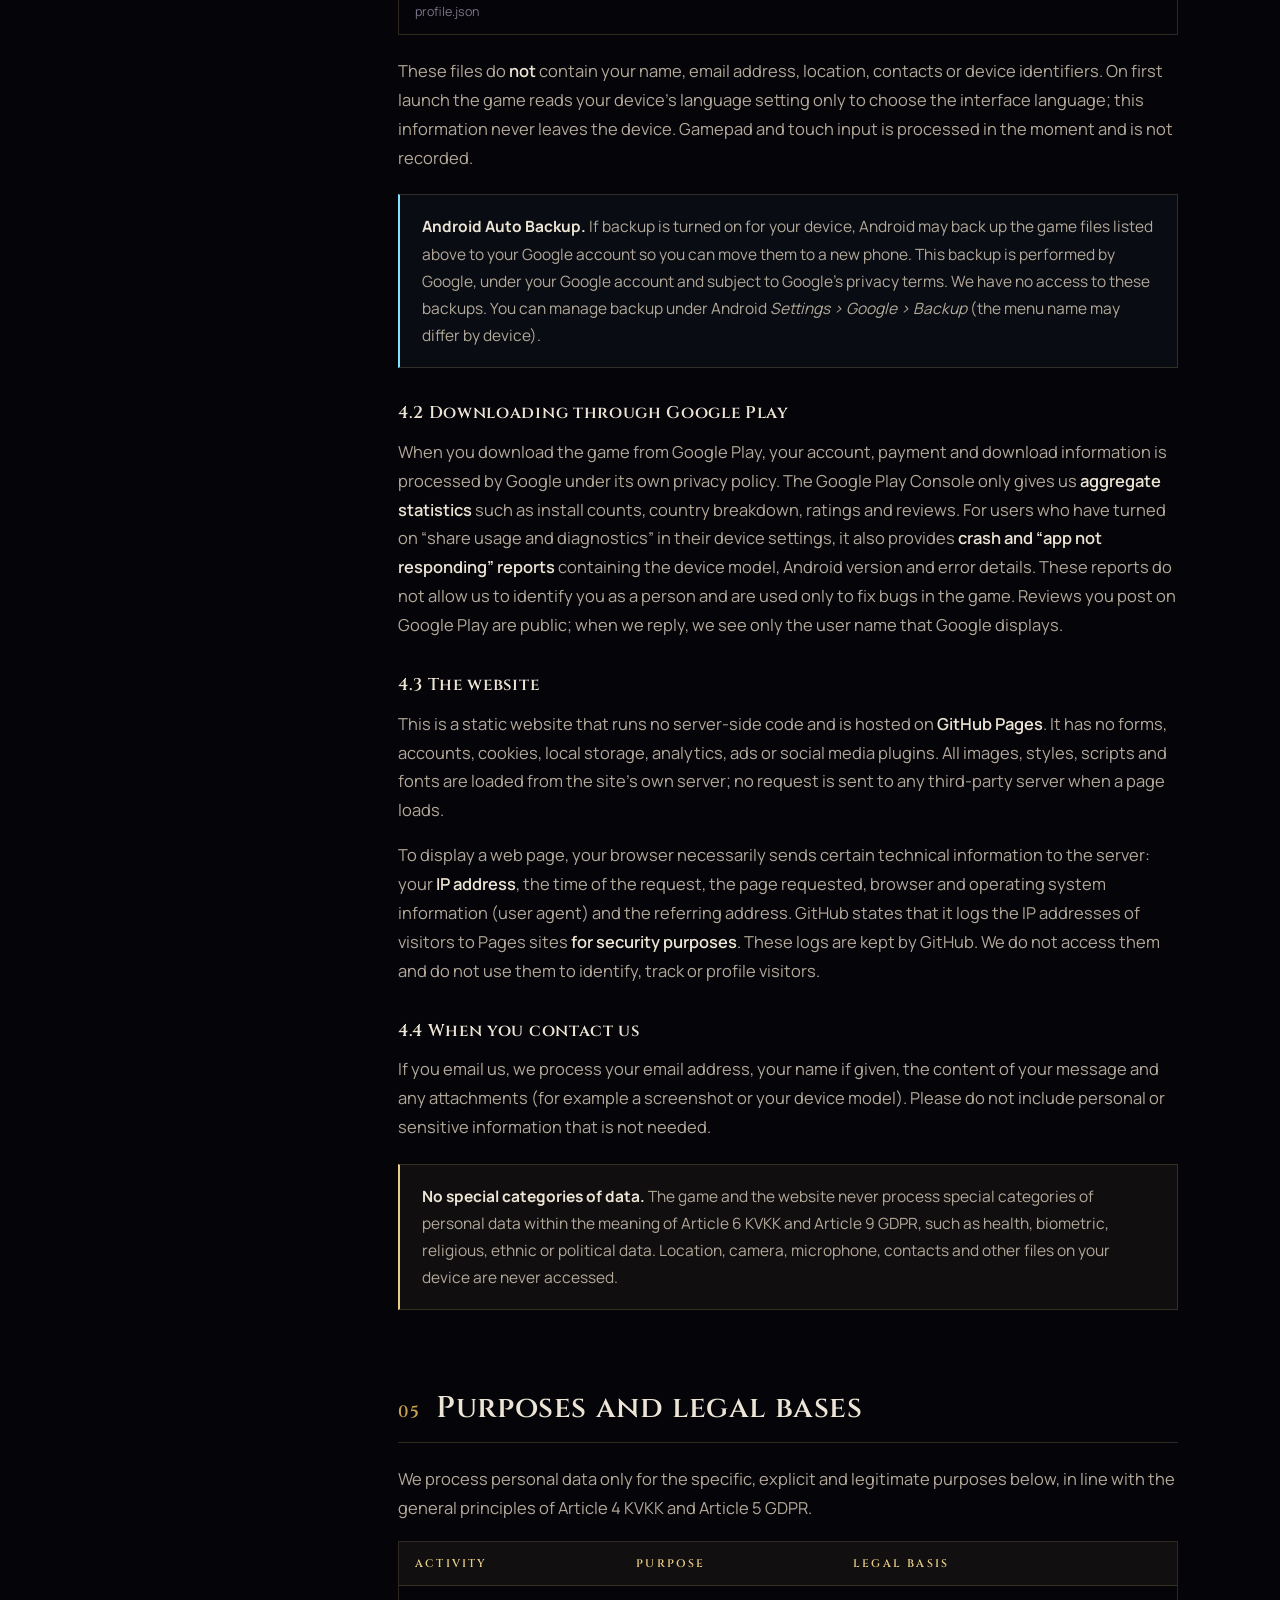
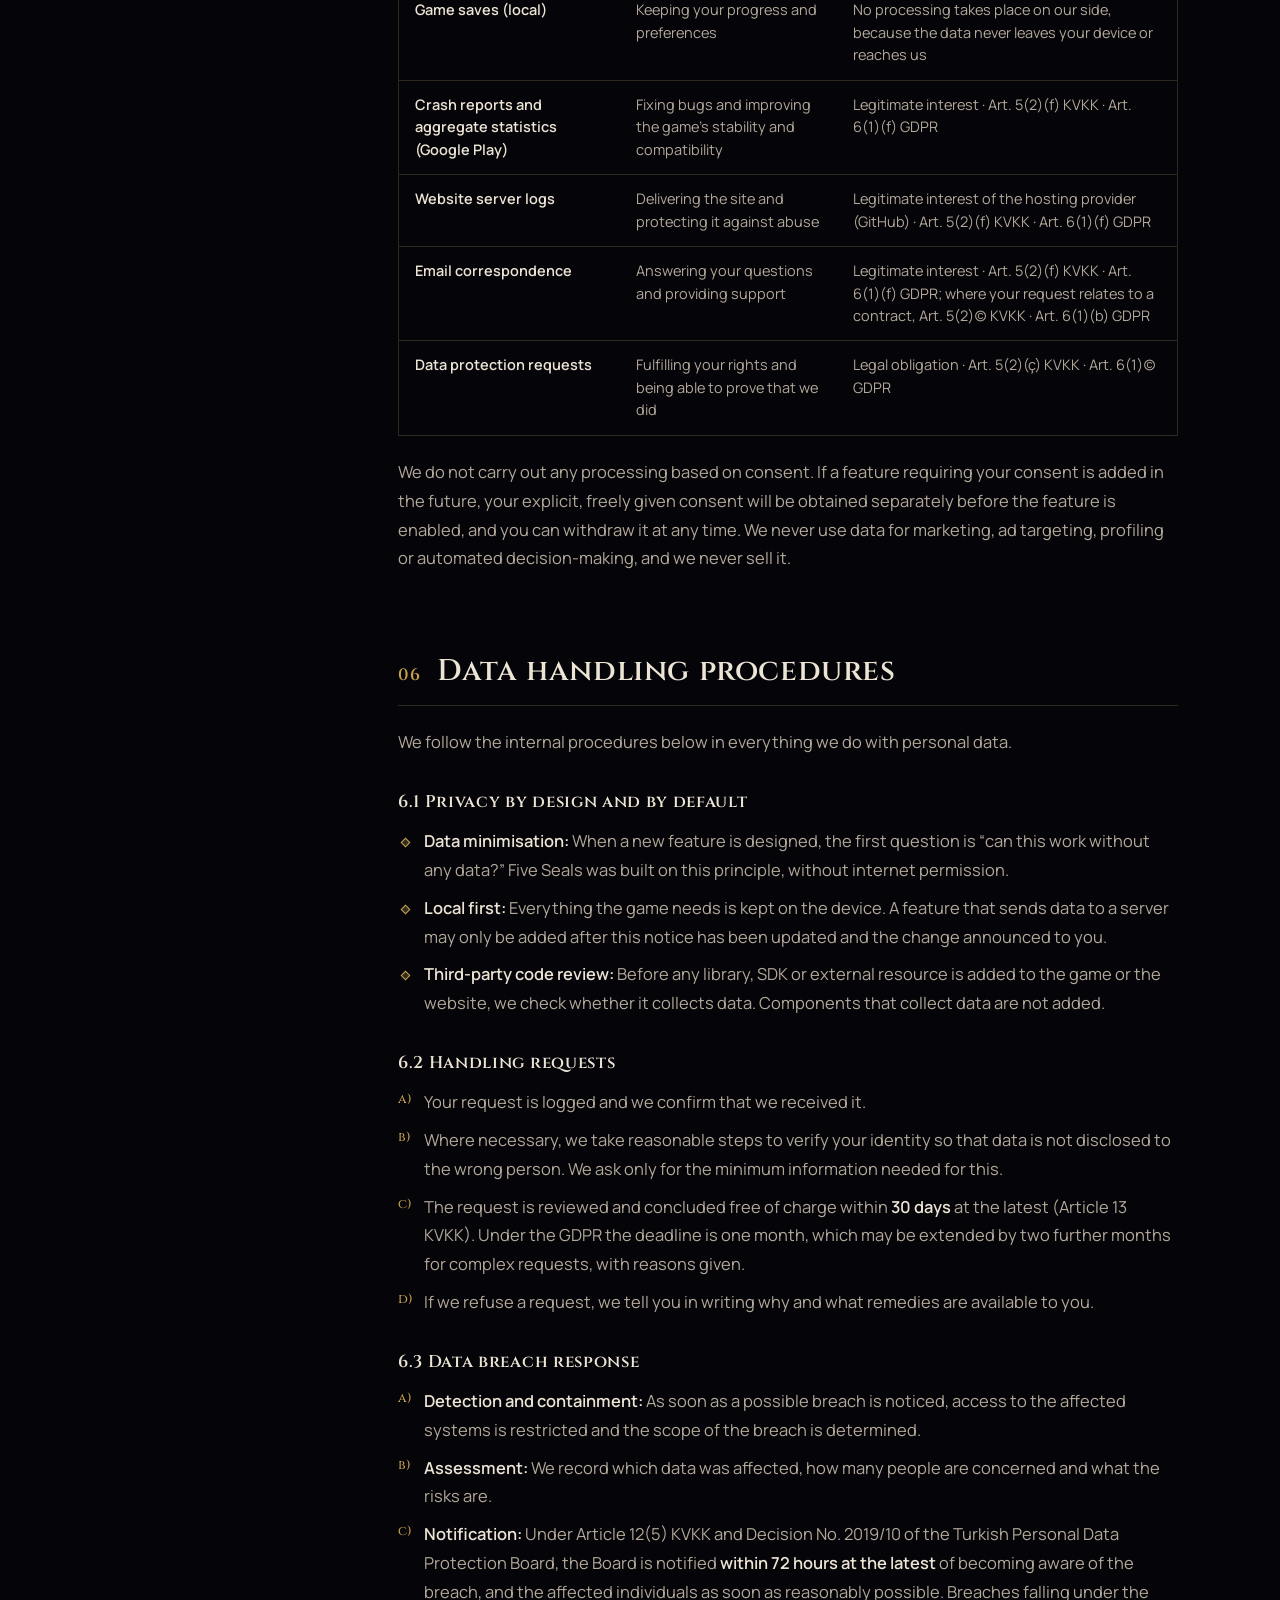
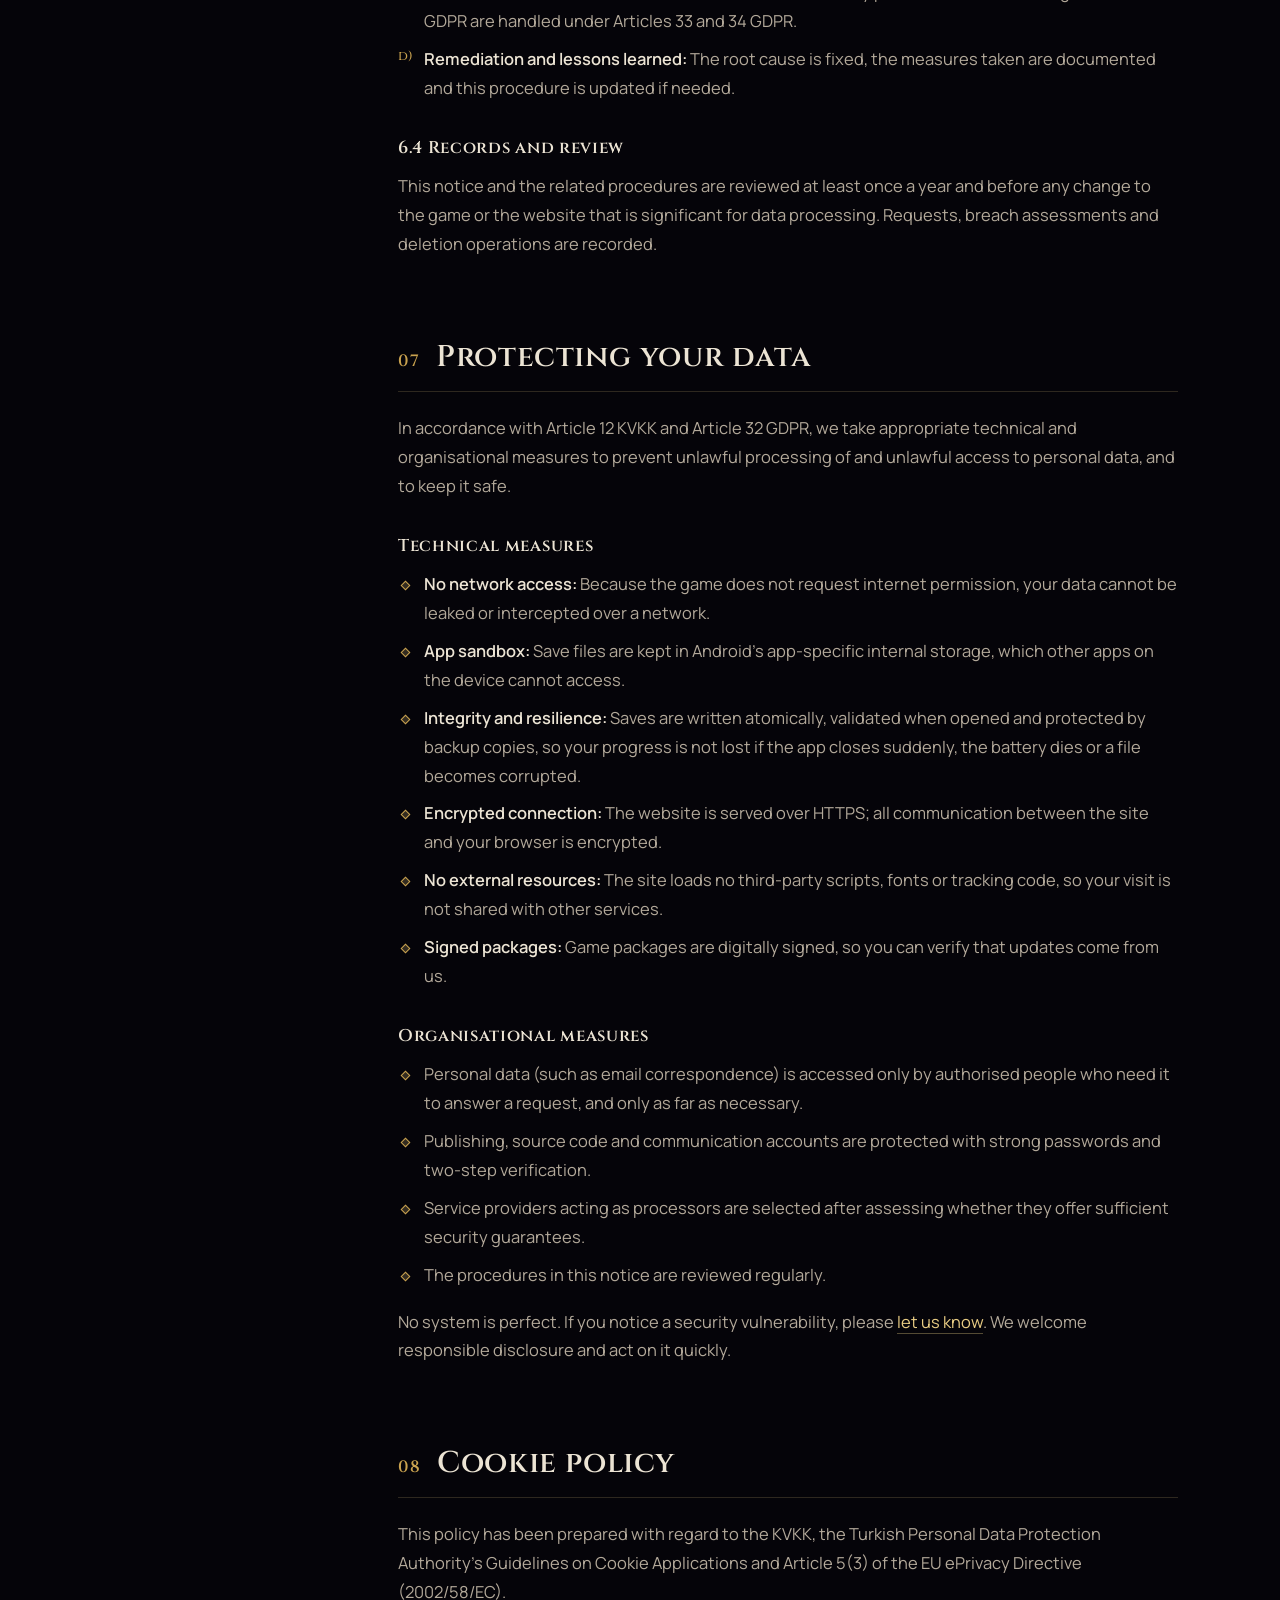
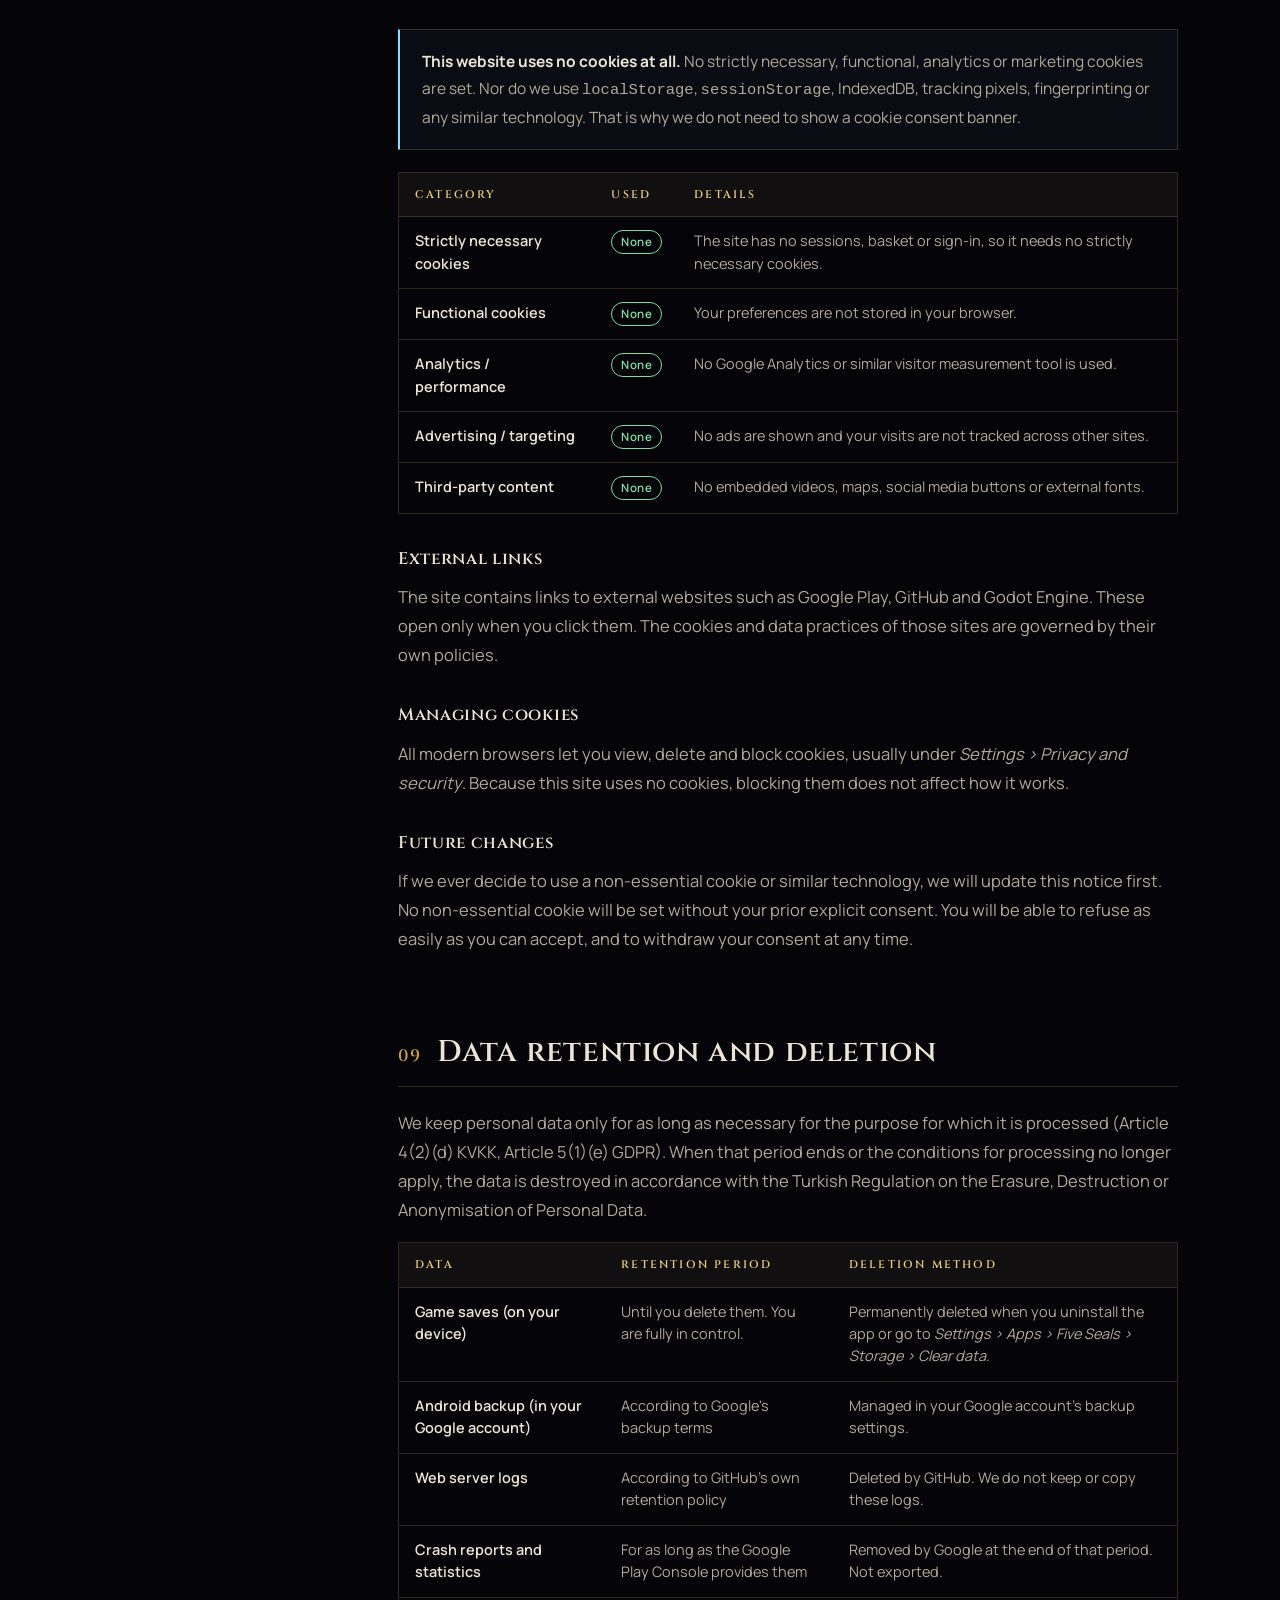
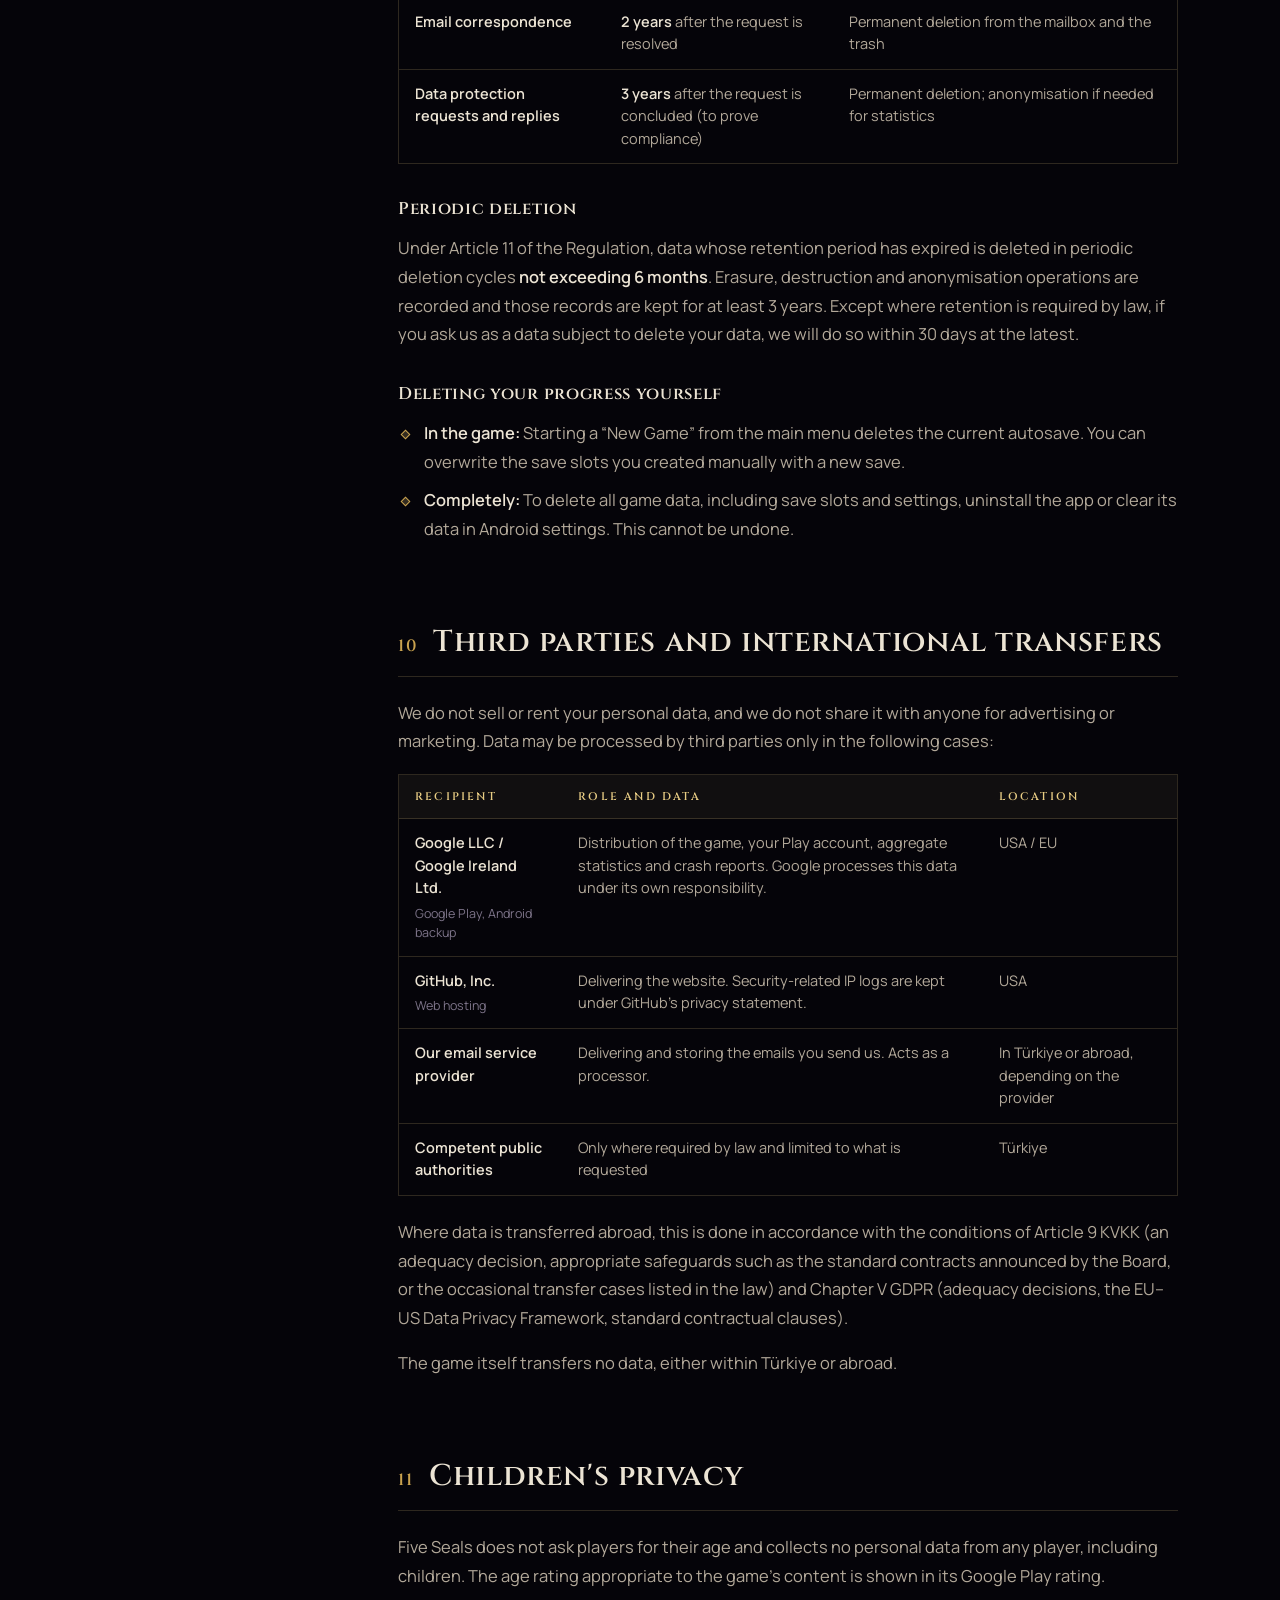
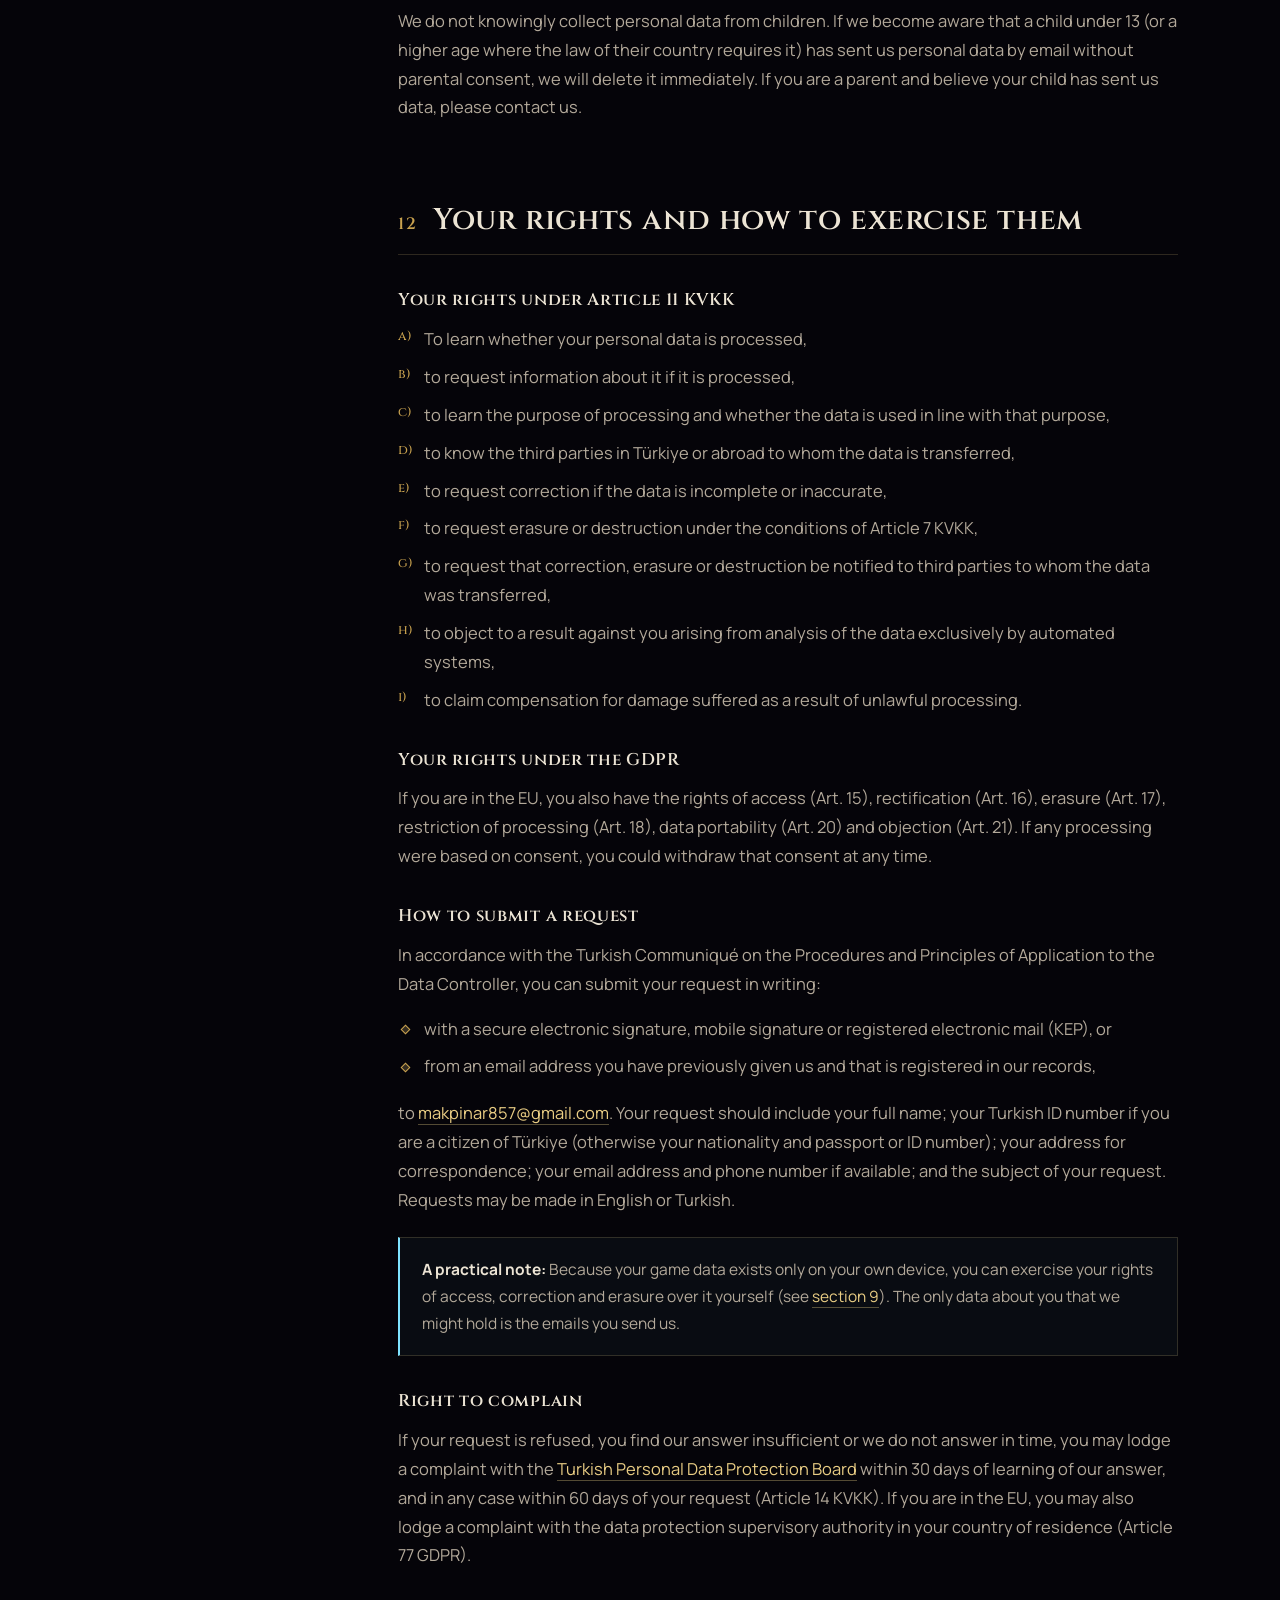
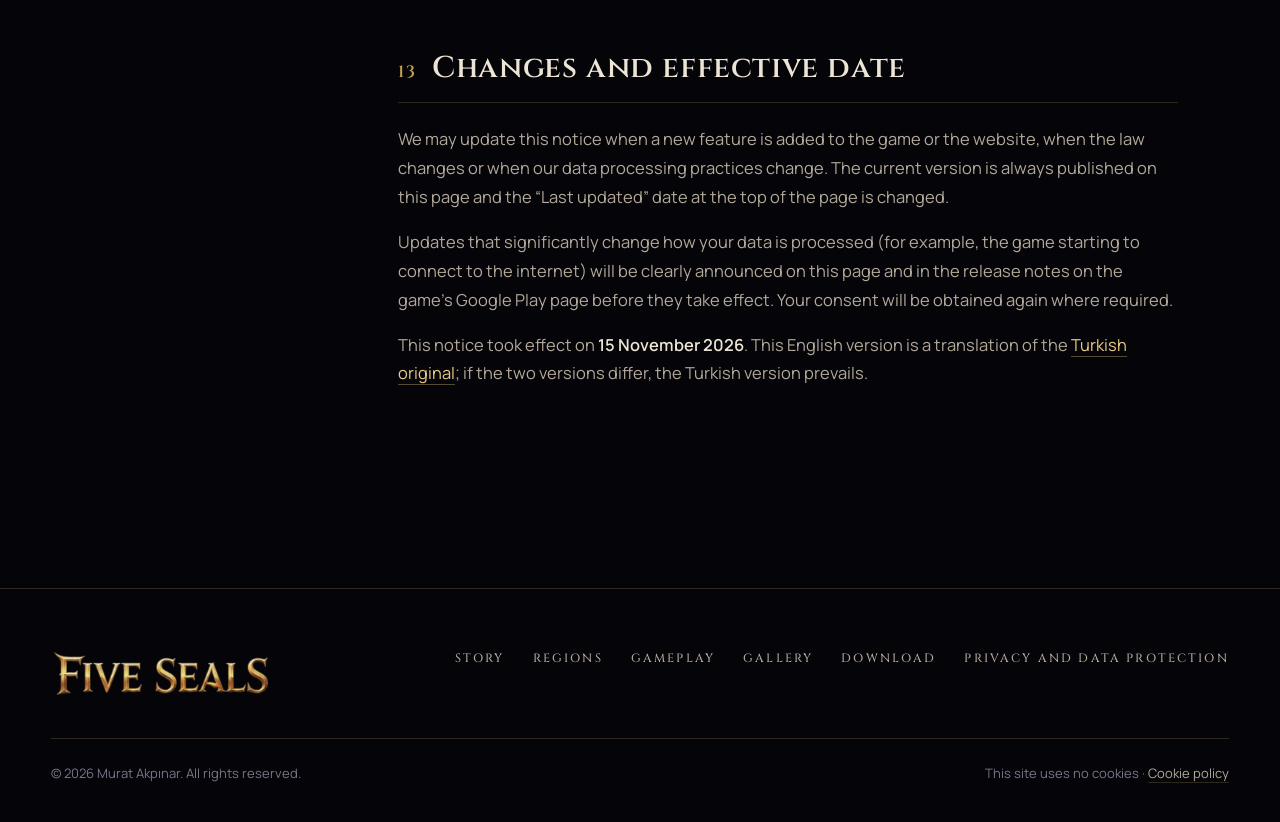
<file: privacy.html>
<!doctype html>
<html lang="en">
<head>
  <meta charset="utf-8">
  <meta name="viewport" content="width=device-width, initial-scale=1">
  <title>Privacy and Data Protection · Five Seals</title>
  <meta name="robots" content="noindex">
  <link rel="canonical" href="https://poledrops.github.io/FiveSealsSite/en/privacy.html">
  <meta http-equiv="refresh" content="0; url=en/privacy.html">
  <script>location.replace("en/privacy.html" + location.hash);</script>
  <style>html,body{margin:0;background:#050409;color:#ece4d4;font:16px/1.6 system-ui,sans-serif}main{padding:40px 16px;text-align:center}a{color:#e9cd84}</style>
</head>
<body>
  <main><p>This page has moved to <a href="en/privacy.html">en/privacy.html</a>.</p></main>
</body>
</html>
</file>
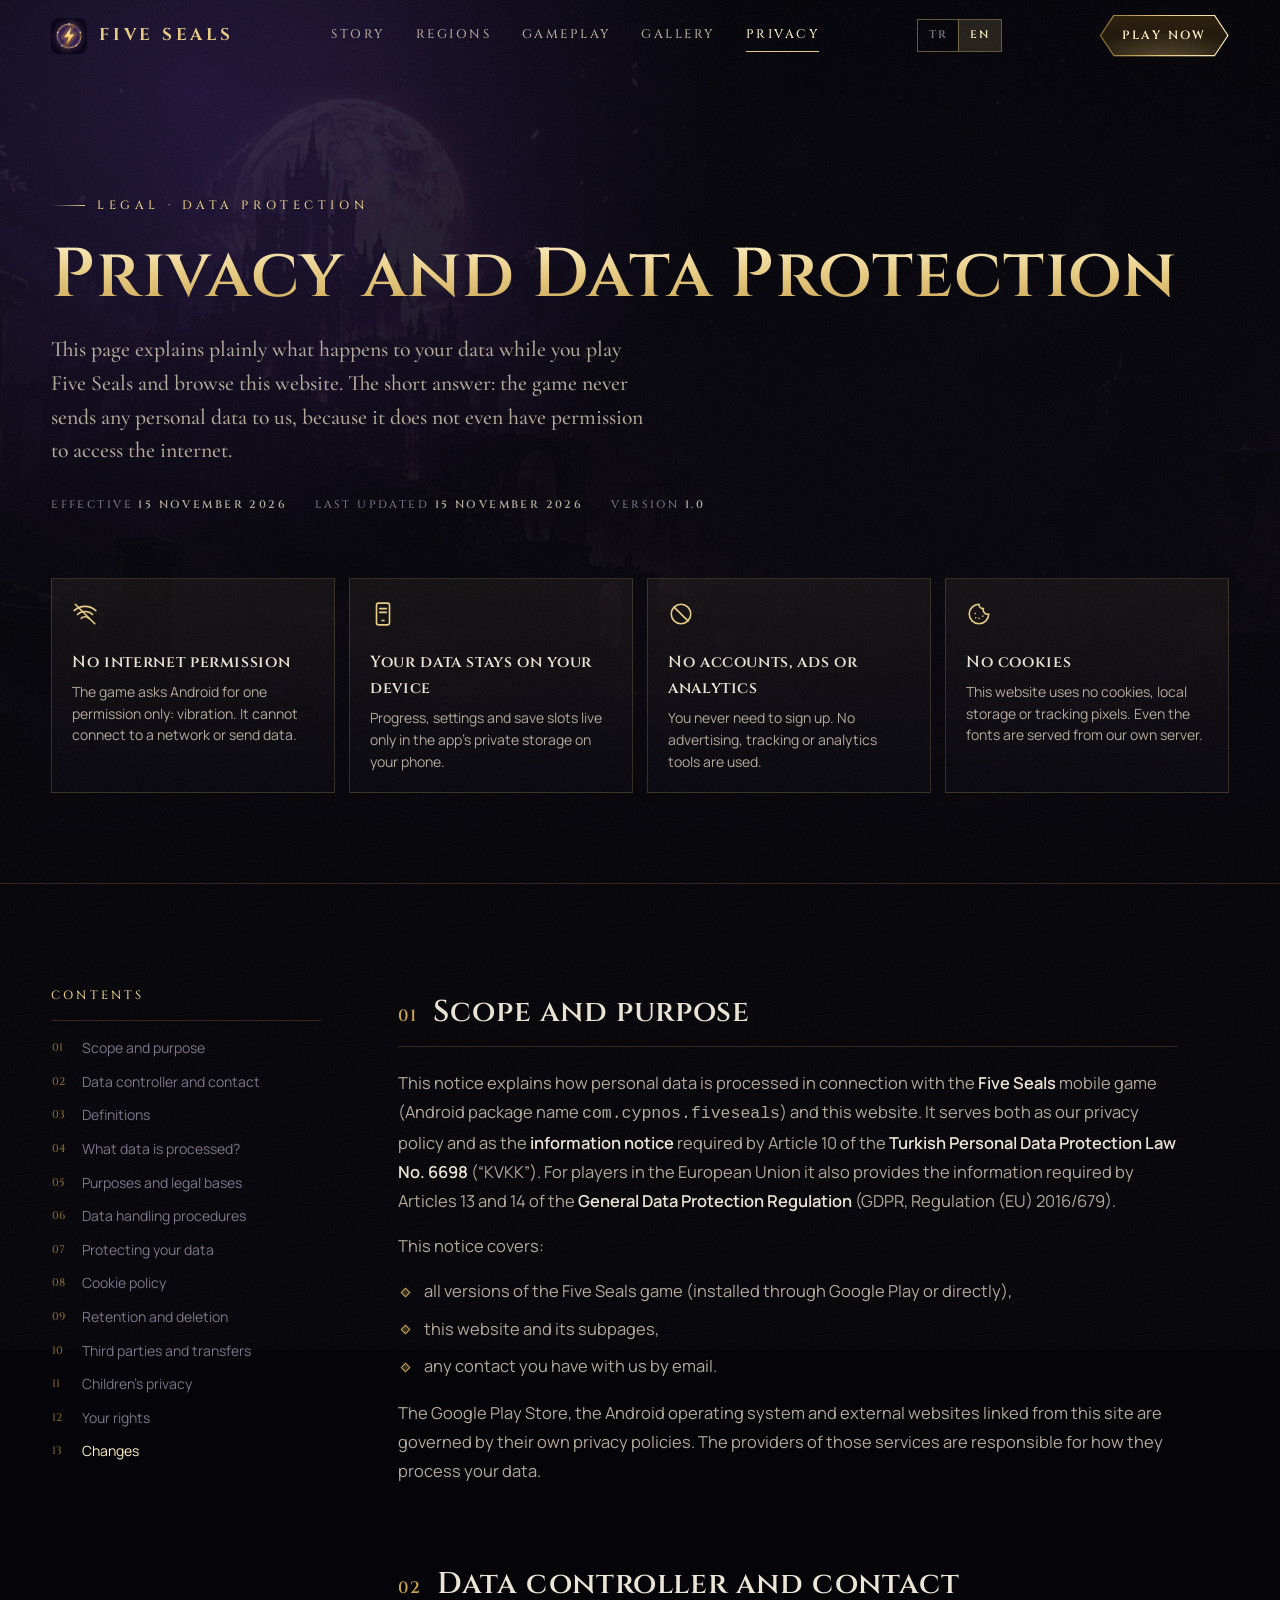
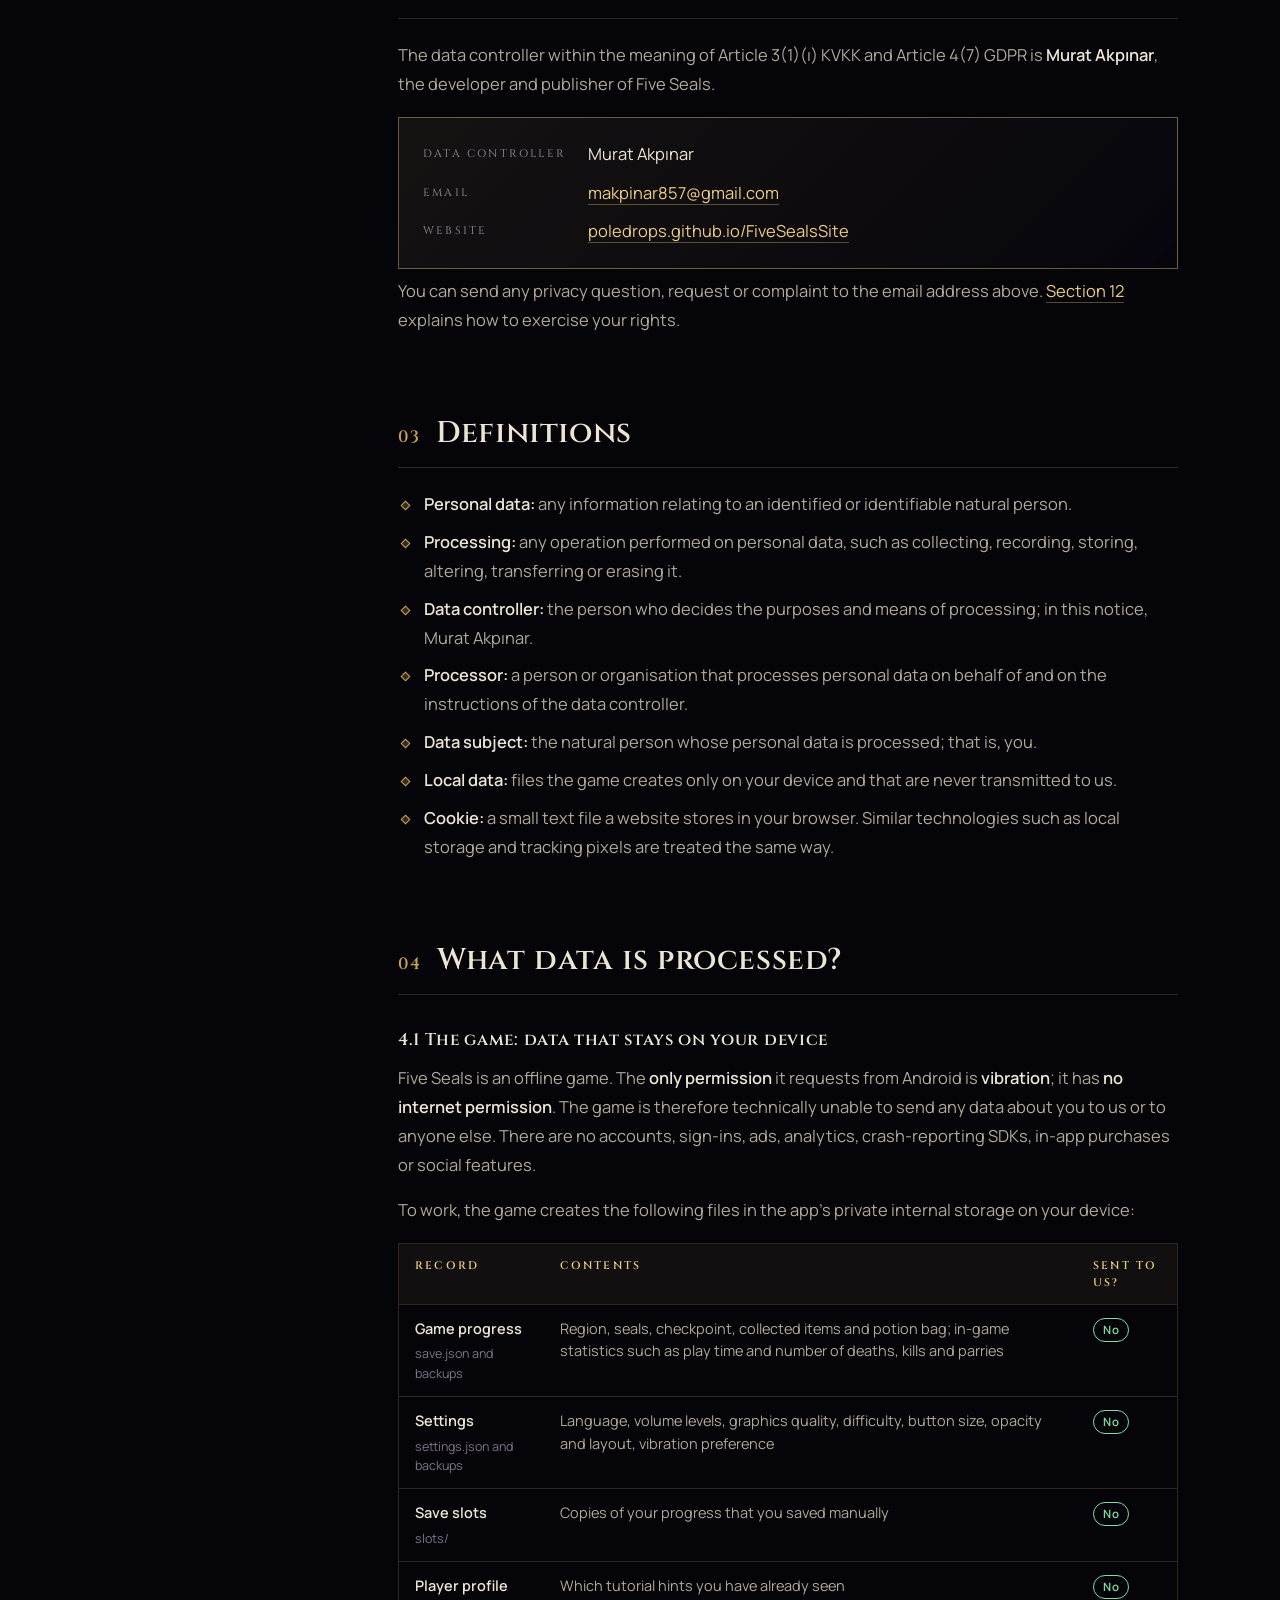
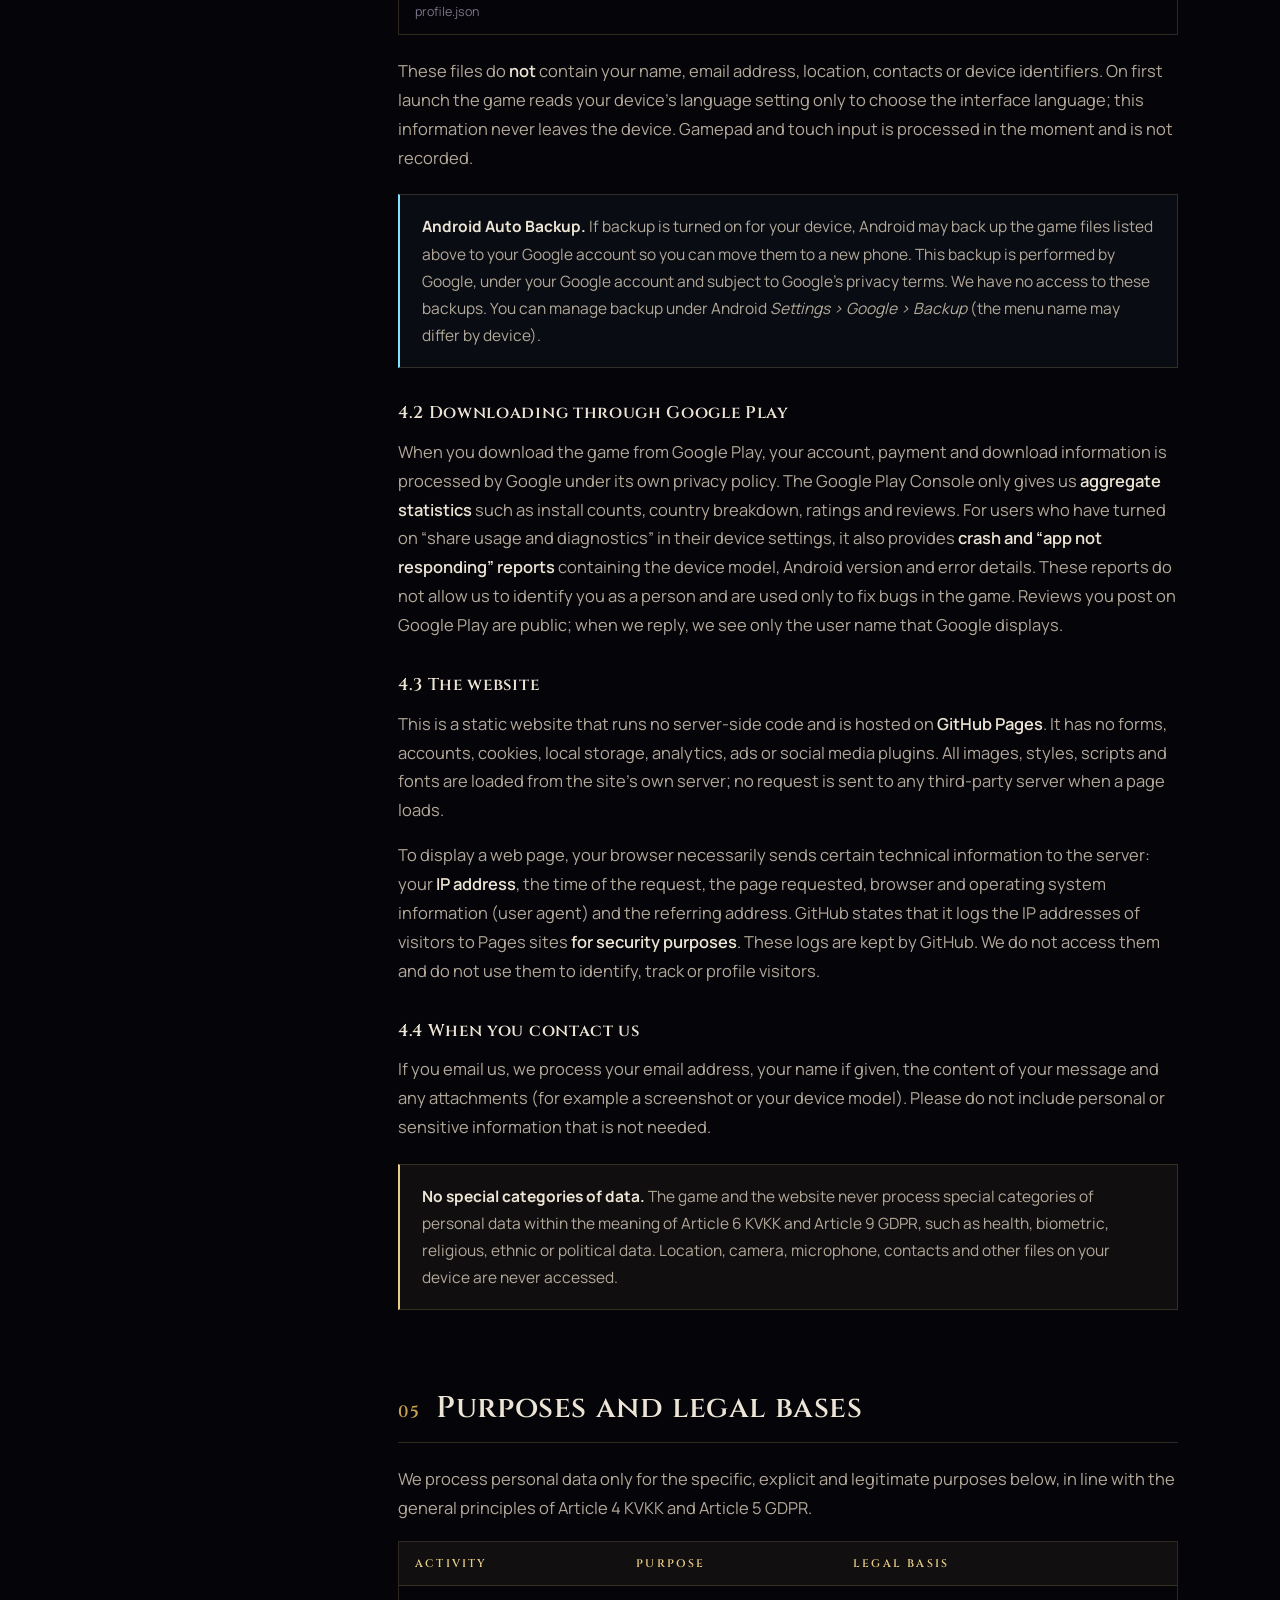
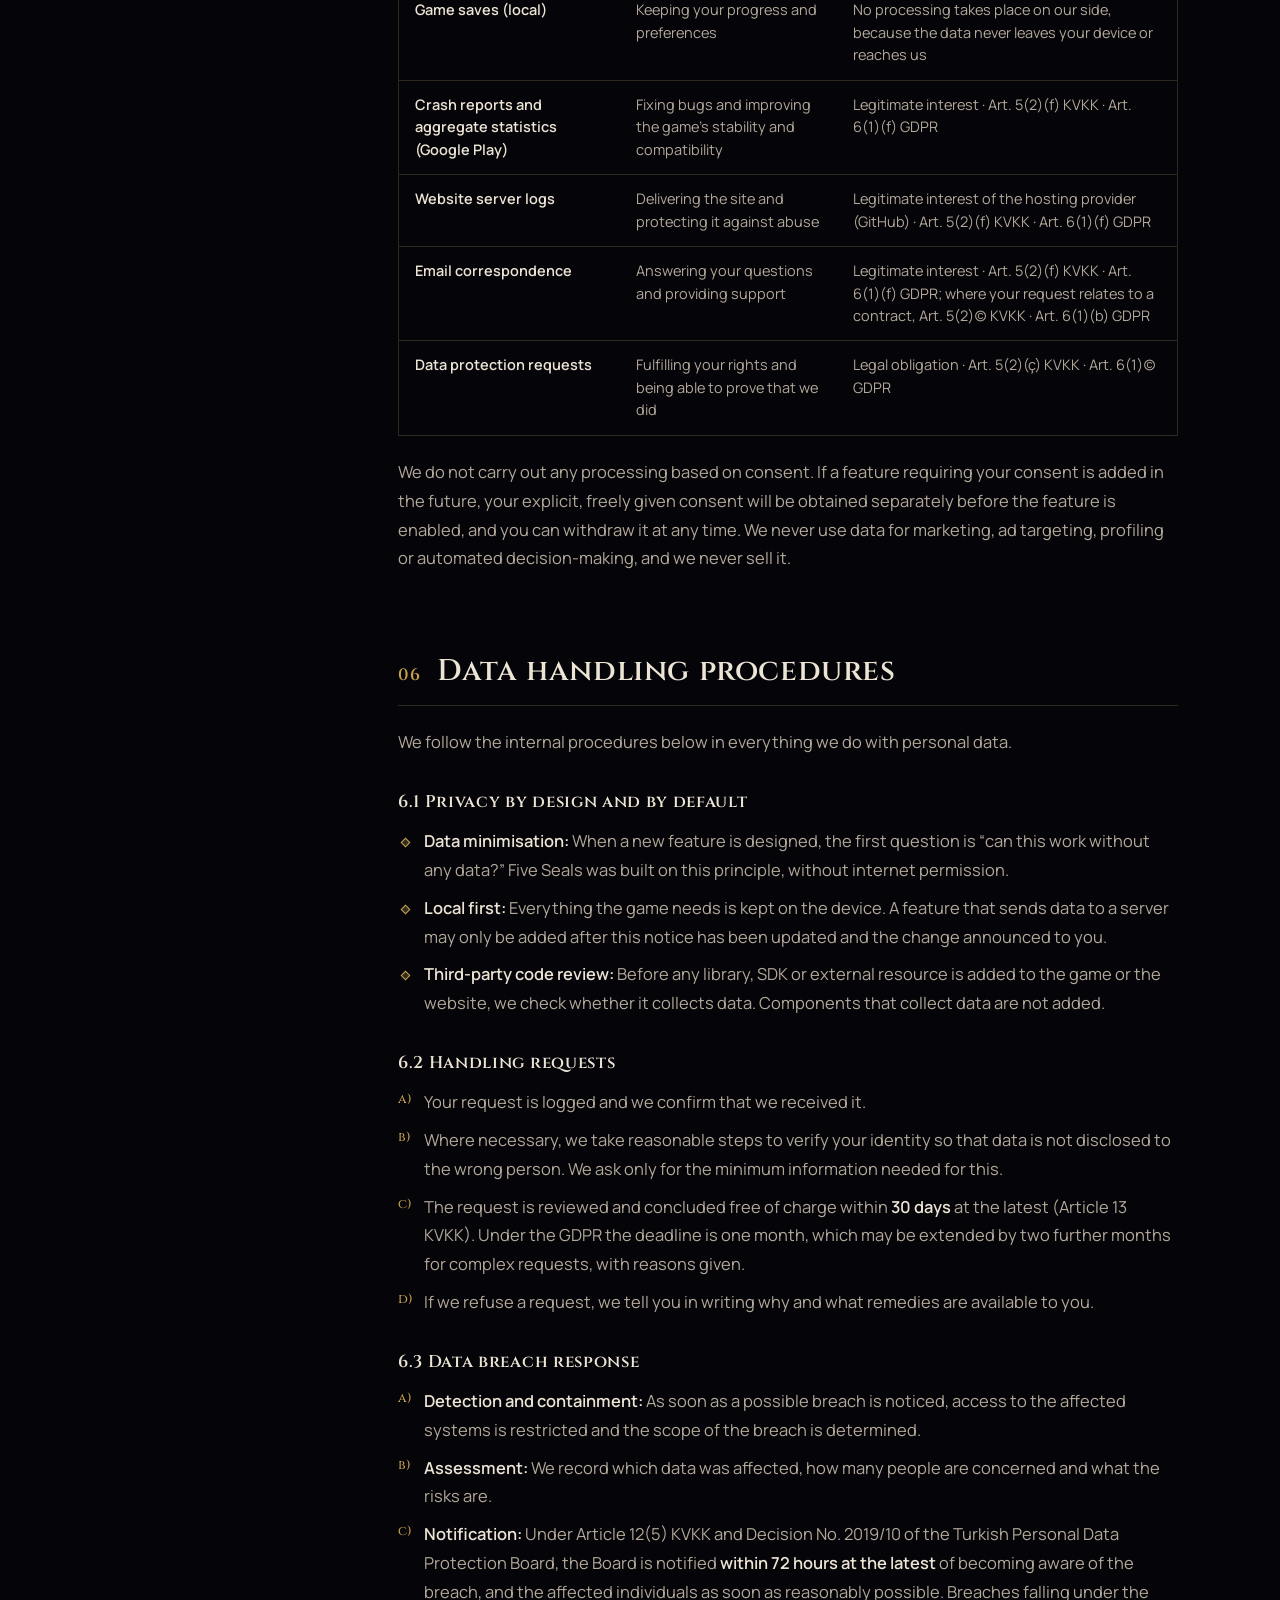
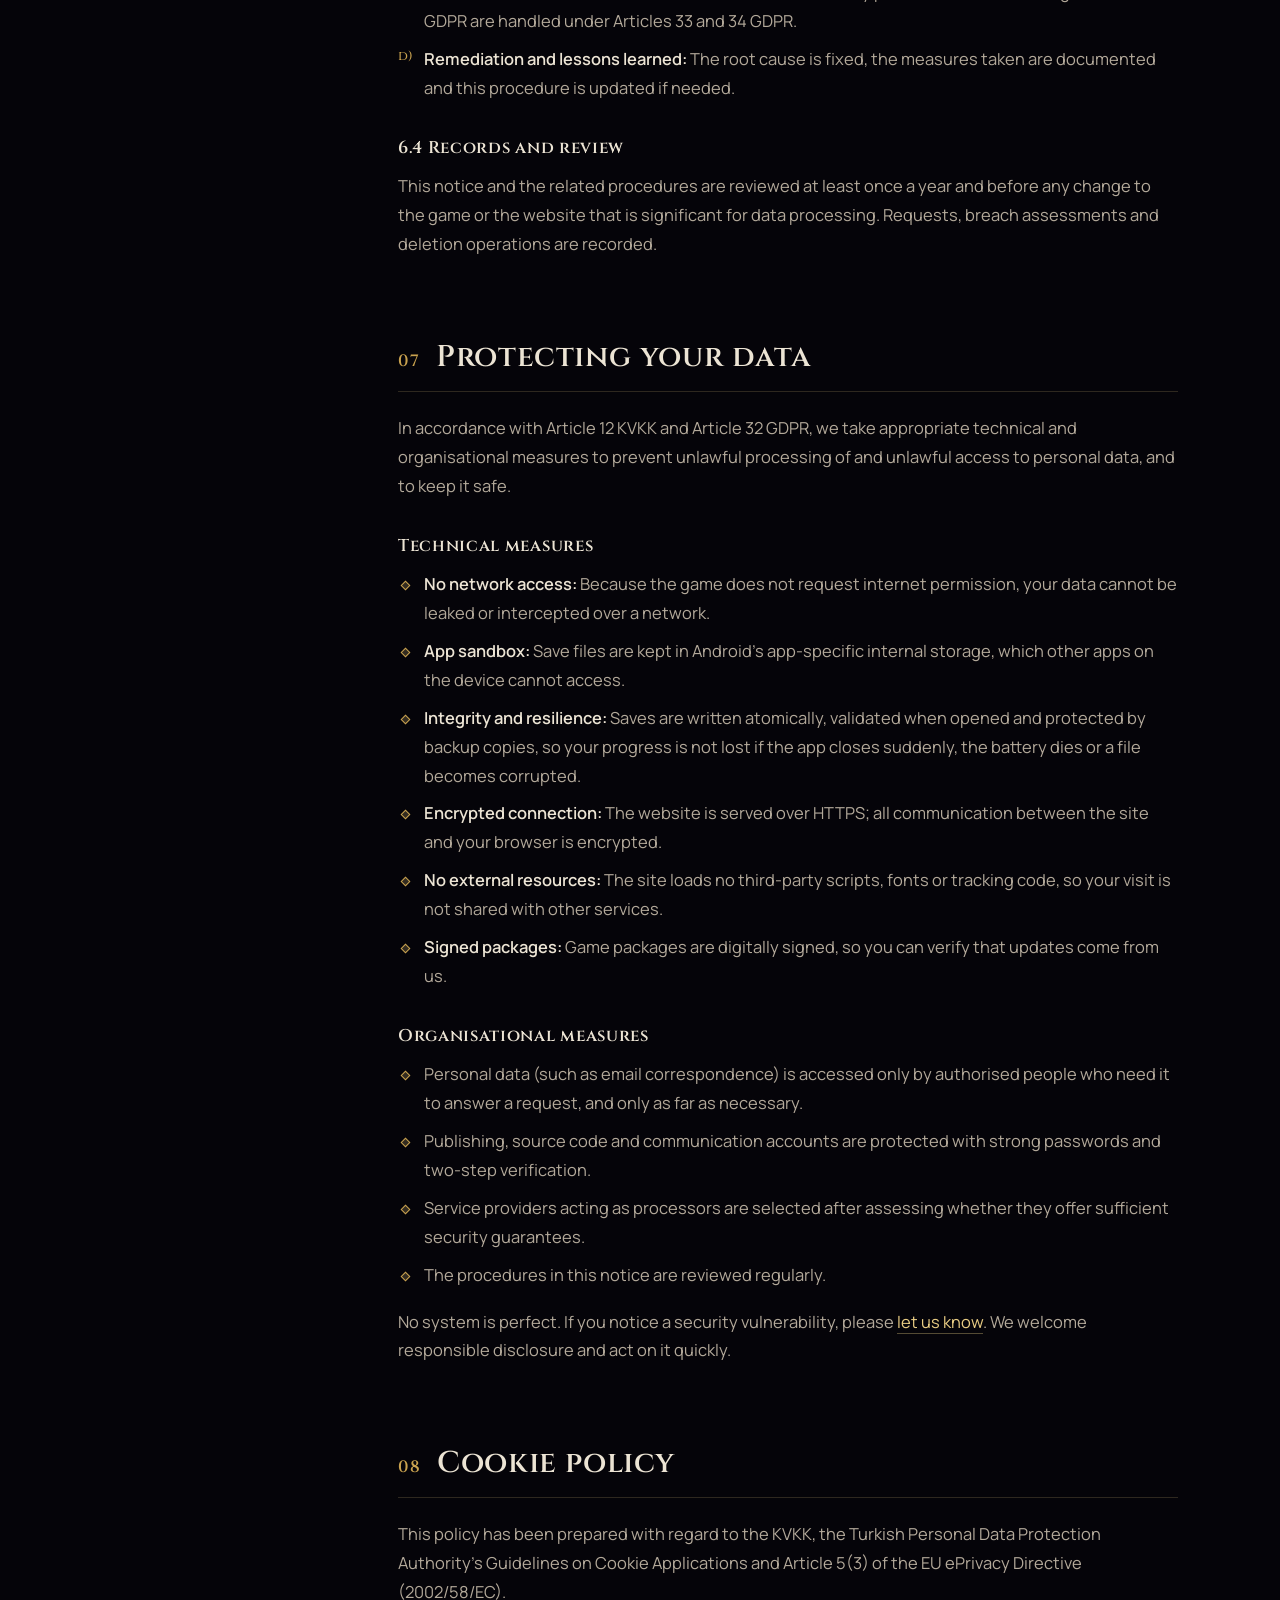
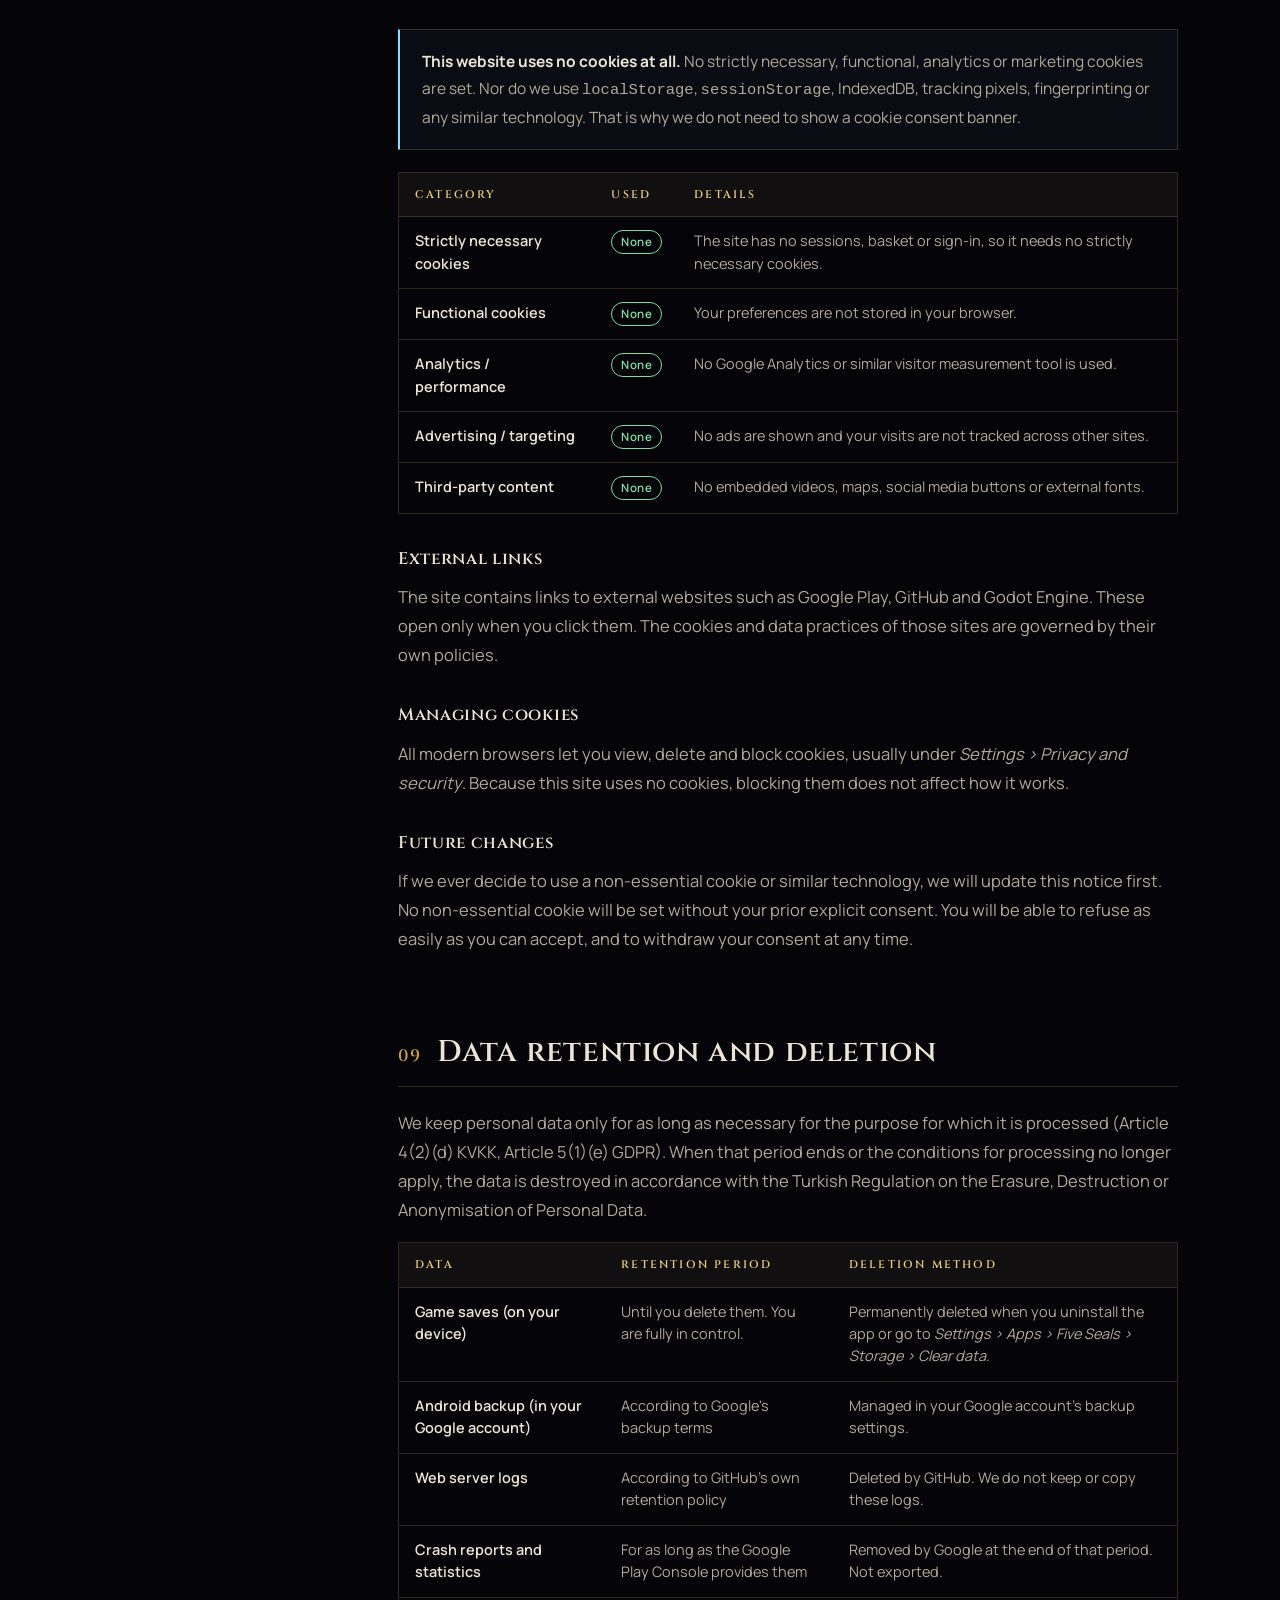
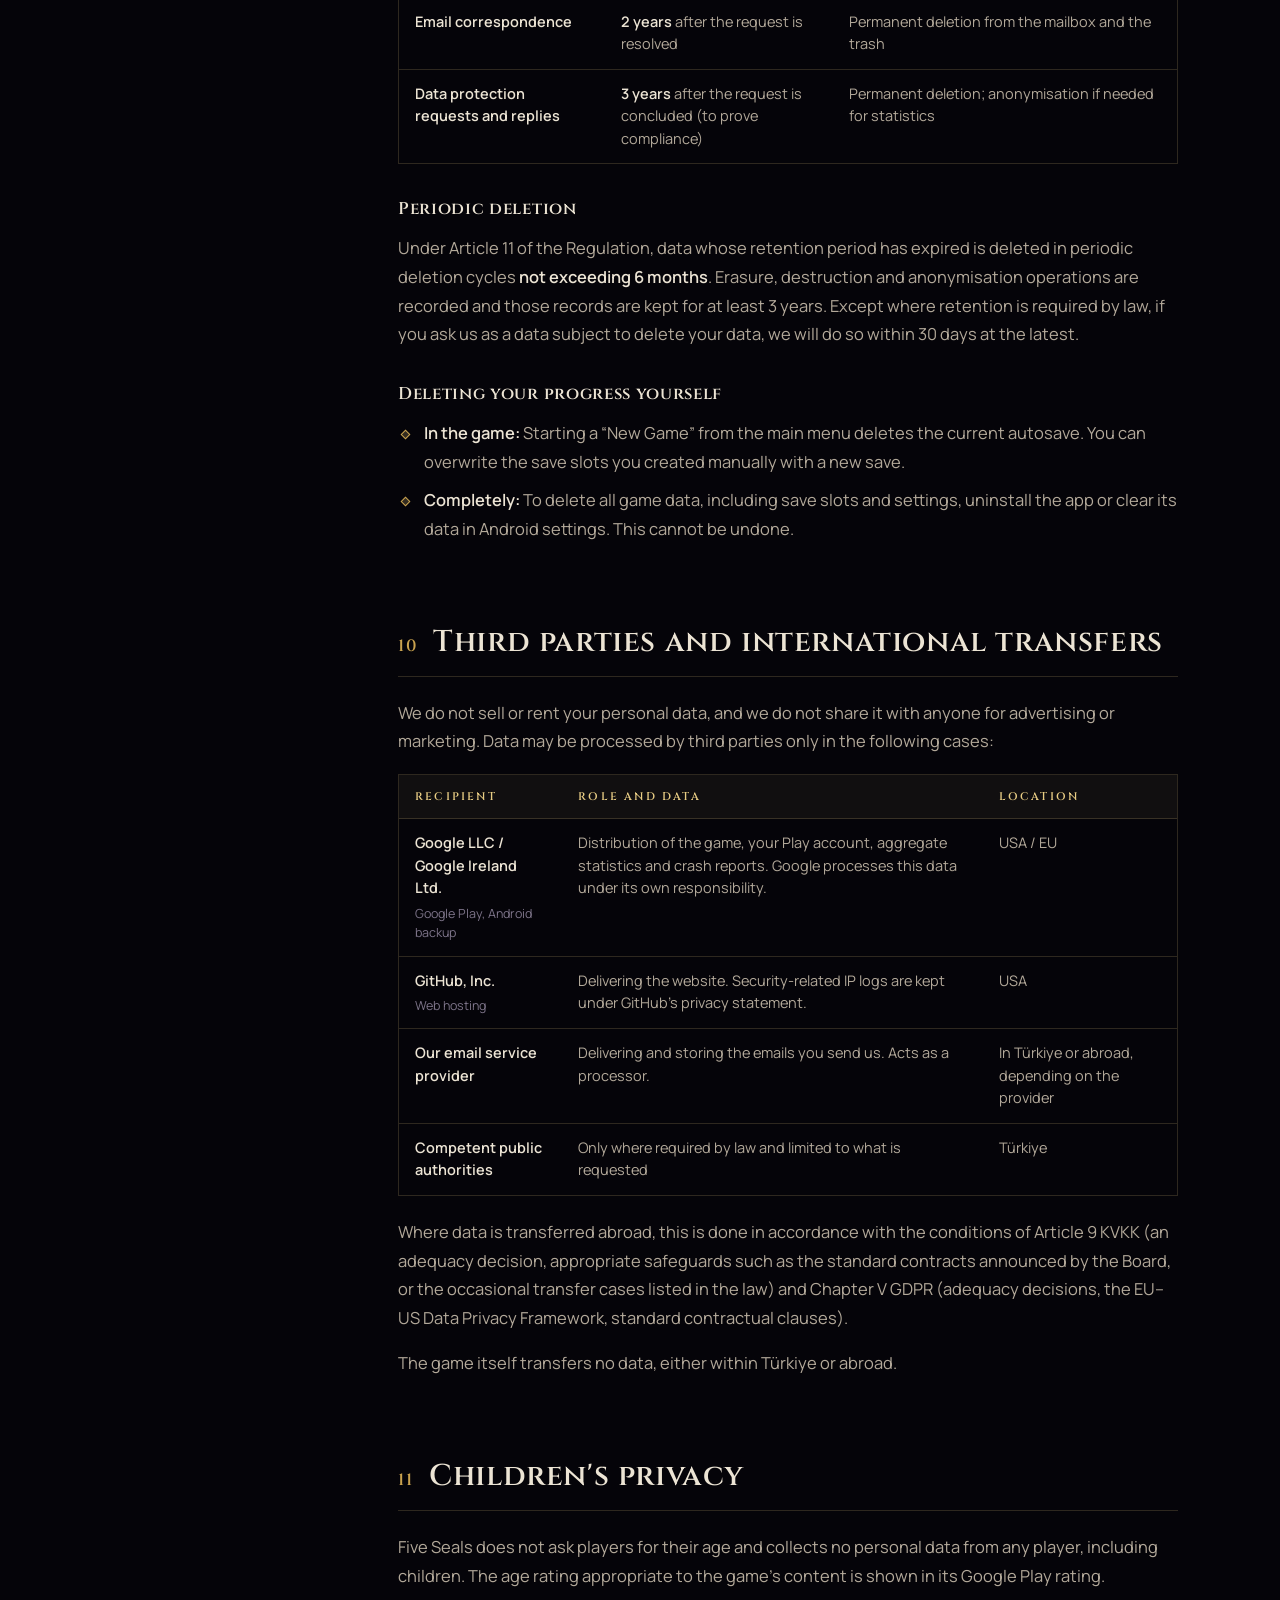
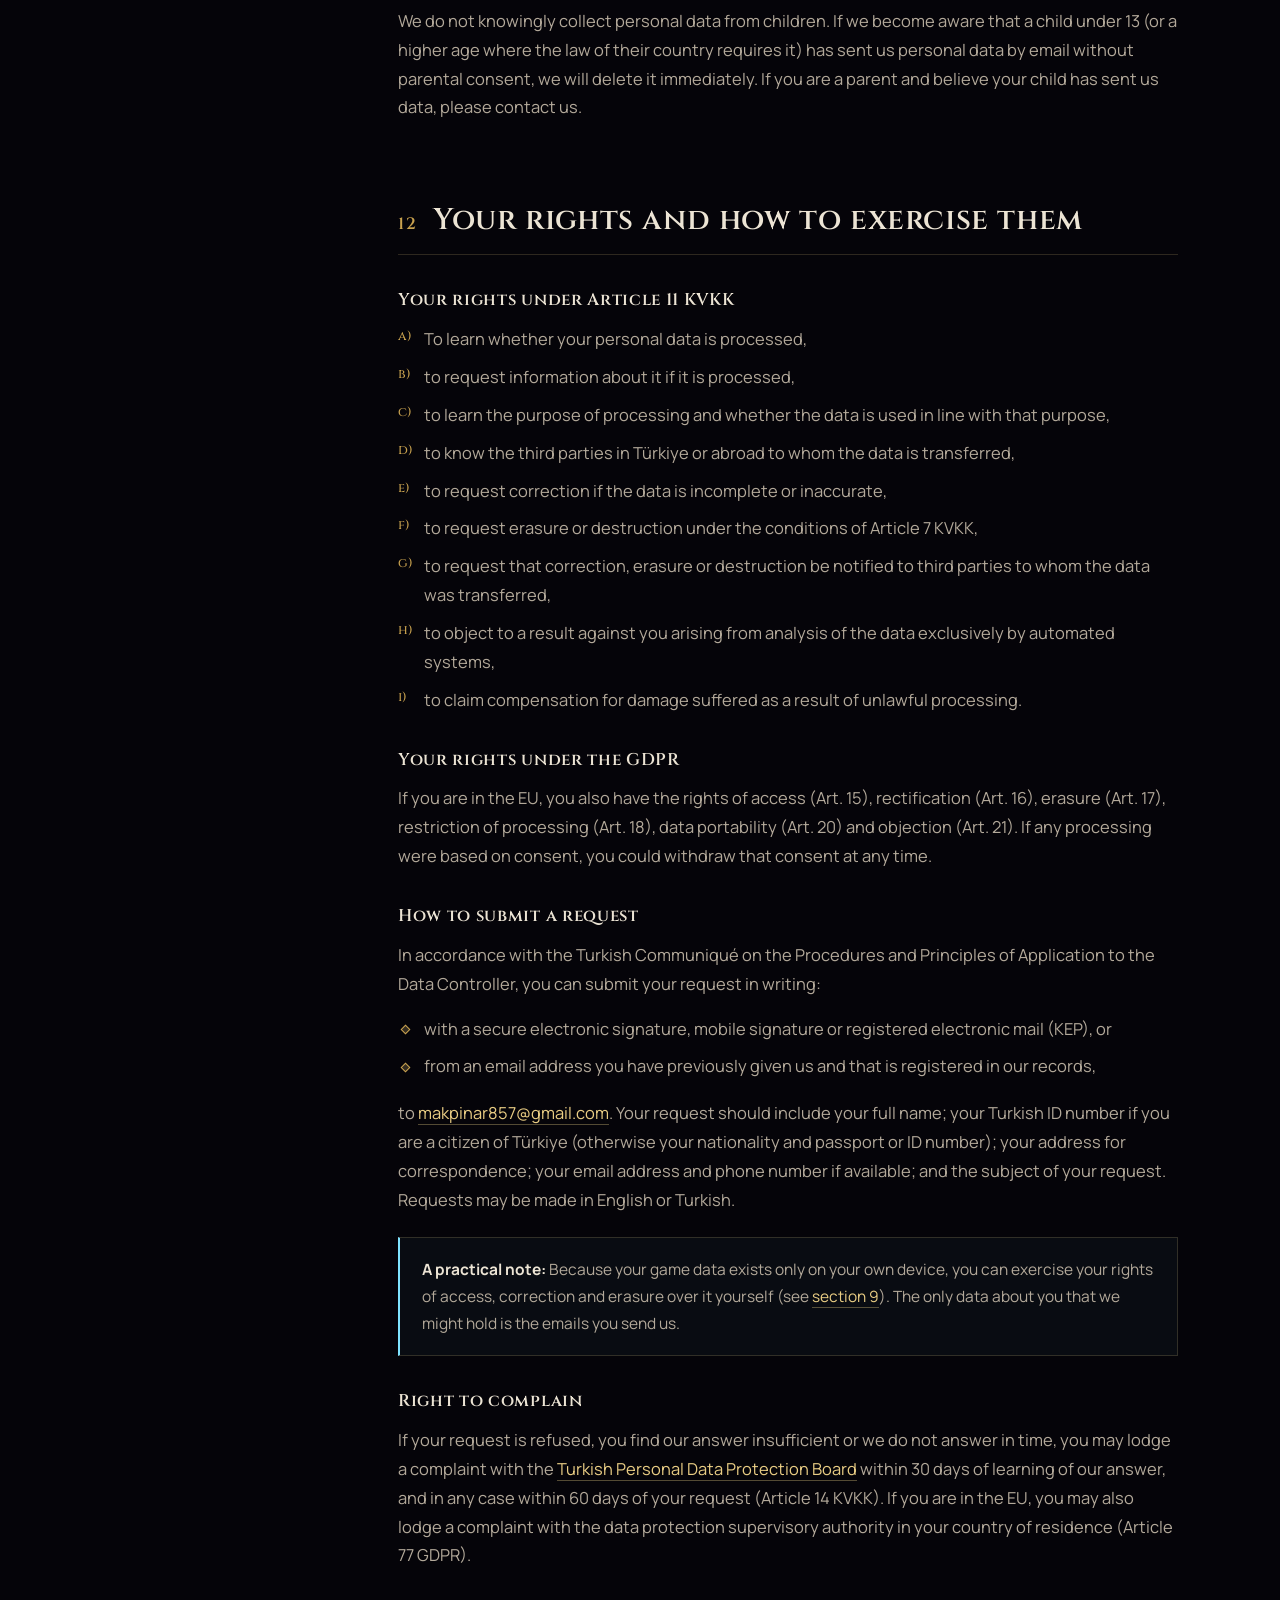
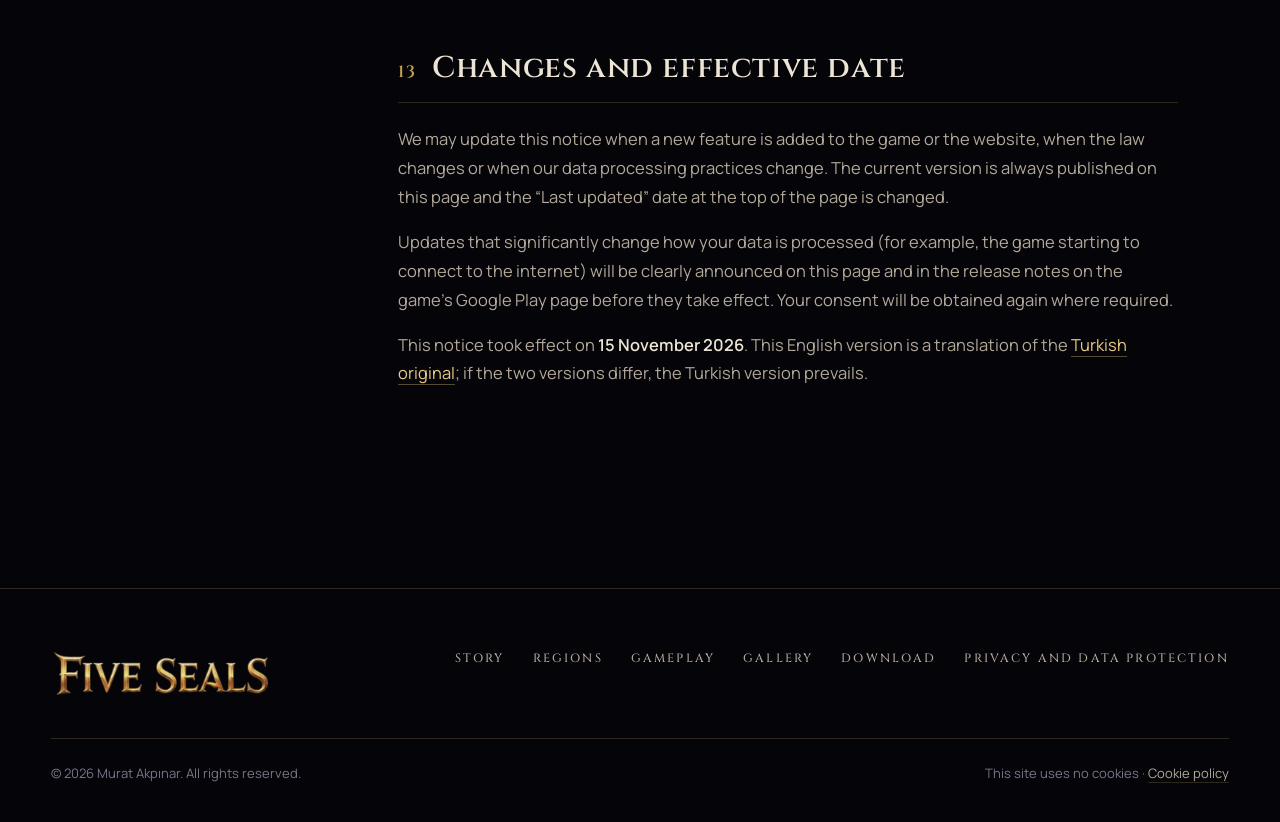
<file: en/privacy.html>
<!doctype html>
<html lang="en" class="no-js">
<head>
  <meta charset="utf-8">
  <meta name="viewport" content="width=device-width, initial-scale=1, viewport-fit=cover">
  <title>Privacy and Data Protection · Five Seals</title>
  <meta name="description" content="Privacy policy for the Five Seals game and website: what data is processed, data handling procedures, user data protection, cookie policy and data retention.">
  <meta name="theme-color" content="#050409">
  <meta name="color-scheme" content="dark">
  <link rel="canonical" href="https://poledrops.github.io/FiveSealsSite/en/privacy.html">
  <link rel="alternate" hreflang="tr" href="https://poledrops.github.io/FiveSealsSite/gizlilik.html">
  <link rel="alternate" hreflang="en" href="https://poledrops.github.io/FiveSealsSite/en/privacy.html">
  <link rel="alternate" hreflang="x-default" href="https://poledrops.github.io/FiveSealsSite/en/privacy.html">
  <meta property="og:type" content="article">
  <meta property="og:site_name" content="Five Seals">
  <meta property="og:title" content="Privacy and Data Protection · Five Seals">
  <meta property="og:description" content="Five Seals collects no personal data. Learn how your data is protected in the game and on this website.">
  <meta property="og:image" content="https://poledrops.github.io/FiveSealsSite/assets/img/og-en.jpg">
  <meta property="og:locale" content="en_US">
  <meta property="og:locale:alternate" content="tr_TR">

  <link rel="icon" type="image/png" sizes="192x192" href="../assets/img/icon-192.png">
  <link rel="apple-touch-icon" href="../assets/img/icon-256.png">
  <link rel="manifest" href="../site.webmanifest">
  <link rel="preload" as="font" type="font/woff2" href="../assets/fonts/cinzel-normal-latin.woff2" crossorigin>
  <link rel="stylesheet" href="../assets/css/fonts.css">
  <link rel="stylesheet" href="../assets/css/main.css">
  <link rel="stylesheet" href="../assets/css/legal.css">
  <script>document.documentElement.classList.replace('no-js', 'js');</script>
</head>
<body>
  <a class="skip-link" href="#content">Skip to content</a>
  <div class="grain" aria-hidden="true"></div>

  <!-- ================================================================ NAV -->
  <header class="nav" id="nav">
    <div class="wrap nav__inner">
      <a class="nav__brand" href="./" aria-label="Five Seals home">
        <img src="../assets/img/icon-192.png" alt="" width="36" height="36">
        <span>FIVE SEALS</span>
      </a>
      <nav class="nav__links" id="navLinks" aria-label="Main menu">
        <a href="./#story">Story</a>
        <a href="./#regions">Regions</a>
        <a href="./#gameplay">Gameplay</a>
        <a href="./#gallery-section">Gallery</a>
        <a href="privacy.html" class="active" aria-current="page">Privacy</a>
        <a class="btn nav__mcta" href="./#download">Play Now</a>
      </nav>
      <nav class="lang-switch nav__lang" aria-label="Language">
        <a href="../gizlilik.html" hreflang="tr" lang="tr" title="Türkçe">TR</a>
        <a href="privacy.html" hreflang="en" aria-current="page" title="English">EN</a>
      </nav>
      <a class="btn nav__cta" href="./#download">Play Now</a>
      <button class="nav__toggle" id="navToggle" aria-label="Open menu" aria-expanded="false" aria-controls="navLinks" data-label-open="Open menu" data-label-close="Close menu">
        <span></span><span></span><span></span>
      </button>
    </div>
  </header>

  <main id="content">
    <!-- ================================================================ HEADER -->
    <header class="legal-hero">
      <div class="legal-hero__bg" aria-hidden="true"><img src="../assets/img/art/hero-bg-1280.webp" srcset="../assets/img/art/hero-bg-768.webp 768w, ../assets/img/art/hero-bg-1280.webp 1280w" sizes="100vw" width="2048" height="1152" alt=""></div>
      <div class="wrap">
        <span class="eyebrow">Legal · Data Protection</span>
        <h1>Privacy and Data Protection</h1>
        <p class="lede">This page explains plainly what happens to your data while you play Five Seals and browse this website. The short answer: the game never sends any personal data to us, because it does not even have permission to access the internet.</p>
        <div class="legal-meta">
          <span>Effective <b>15 November 2026</b></span>
          <span>Last updated <b>15 November 2026</b></span>
          <span>Version <b>1.0</b></span>
        </div>

        <div class="glance" role="list">
          <div class="glance__item" role="listitem">
            <svg viewBox="0 0 24 24" fill="none" stroke="currentColor" stroke-width="1.5" stroke-linecap="round" stroke-linejoin="round" aria-hidden="true"><path d="M2 8.8a15 15 0 0 1 20 0"/><path d="M5 12.5a10 10 0 0 1 14 0"/><path d="M8.5 16a5 5 0 0 1 7 0"/><path d="M3 3l18 18"/></svg>
            <h2>No internet permission</h2>
            <p>The game asks Android for one permission only: vibration. It cannot connect to a network or send data.</p>
          </div>
          <div class="glance__item" role="listitem">
            <svg viewBox="0 0 24 24" fill="none" stroke="currentColor" stroke-width="1.5" stroke-linecap="round" stroke-linejoin="round" aria-hidden="true"><rect x="6" y="2" width="12" height="20" rx="2"/><path d="M11 18h2"/><path d="M9 7h6M9 10.5h6"/></svg>
            <h2>Your data stays on your device</h2>
            <p>Progress, settings and save slots live only in the app's private storage on your phone.</p>
          </div>
          <div class="glance__item" role="listitem">
            <svg viewBox="0 0 24 24" fill="none" stroke="currentColor" stroke-width="1.5" stroke-linecap="round" stroke-linejoin="round" aria-hidden="true"><circle cx="12" cy="12" r="9"/><path d="M5.6 5.6l12.8 12.8"/></svg>
            <h2>No accounts, ads or analytics</h2>
            <p>You never need to sign up. No advertising, tracking or analytics tools are used.</p>
          </div>
          <div class="glance__item" role="listitem">
            <svg viewBox="0 0 24 24" fill="none" stroke="currentColor" stroke-width="1.5" stroke-linecap="round" stroke-linejoin="round" aria-hidden="true"><path d="M12 3a9 9 0 1 0 9 9 4 4 0 0 1-5-5 4 4 0 0 1-4-4z"/><path d="M8.5 11.5h.01M12 16h.01M15.5 14h.01M9 15.5h.01"/></svg>
            <h2>No cookies</h2>
            <p>This website uses no cookies, local storage or tracking pixels. Even the fonts are served from our own server.</p>
          </div>
        </div>
      </div>
    </header>

    <!-- ================================================================ DOCUMENT -->
    <div class="legal">
      <div class="wrap legal__grid">
        <details class="toc" id="toc" open>
          <summary>Contents <svg viewBox="0 0 24 24" fill="none" stroke="currentColor" stroke-width="1.6" aria-hidden="true"><path d="m6 9 6 6 6-6"/></svg></summary>
          <ol>
            <li><a href="#scope">Scope and purpose</a></li>
            <li><a href="#controller">Data controller and contact</a></li>
            <li><a href="#definitions">Definitions</a></li>
            <li><a href="#data">What data is processed?</a></li>
            <li><a href="#purposes">Purposes and legal bases</a></li>
            <li><a href="#procedures">Data handling procedures</a></li>
            <li><a href="#protection">Protecting your data</a></li>
            <li><a href="#cookies">Cookie policy</a></li>
            <li><a href="#retention">Retention and deletion</a></li>
            <li><a href="#transfers">Third parties and transfers</a></li>
            <li><a href="#children">Children's privacy</a></li>
            <li><a href="#rights">Your rights</a></li>
            <li><a href="#changes">Changes</a></li>
          </ol>
        </details>

        <article class="doc">
          <!-- 01 -->
          <section id="scope">
            <h2>Scope and purpose</h2>
            <p>This notice explains how personal data is processed in connection with the <strong>Five Seals</strong> mobile game (Android package name <code>com.cypnos.fiveseals</code>) and this website. It serves both as our privacy policy and as the <strong>information notice</strong> required by Article 10 of the <strong>Turkish Personal Data Protection Law No. 6698</strong> (“KVKK”). For players in the European Union it also provides the information required by Articles 13 and 14 of the <strong>General Data Protection Regulation</strong> (GDPR, Regulation (EU) 2016/679).</p>
            <p>This notice covers:</p>
            <ul>
              <li>all versions of the Five Seals game (installed through Google Play or directly),</li>
              <li>this website and its subpages,</li>
              <li>any contact you have with us by email.</li>
            </ul>
            <p>The Google Play Store, the Android operating system and external websites linked from this site are governed by their own privacy policies. The providers of those services are responsible for how they process your data.</p>
          </section>

          <!-- 02 -->
          <section id="controller">
            <h2>Data controller and contact</h2>
            <p>The data controller within the meaning of Article 3(1)(ı) KVKK and Article 4(7) GDPR is <strong>Murat Akpınar</strong>, the developer and publisher of Five Seals.</p>
            <dl class="contact-card">
              <dt>Data controller</dt><dd>Murat Akpınar</dd>
              <dt>Email</dt><dd><a href="mailto:makpinar857@gmail.com">makpinar857@gmail.com</a></dd>
              <dt>Website</dt><dd><a href="https://poledrops.github.io/FiveSealsSite/">poledrops.github.io/FiveSealsSite</a></dd>
            </dl>
            <p>You can send any privacy question, request or complaint to the email address above. <a href="#rights">Section 12</a> explains how to exercise your rights.</p>
          </section>

          <!-- 03 -->
          <section id="definitions">
            <h2>Definitions</h2>
            <ul>
              <li><strong>Personal data:</strong> any information relating to an identified or identifiable natural person.</li>
              <li><strong>Processing:</strong> any operation performed on personal data, such as collecting, recording, storing, altering, transferring or erasing it.</li>
              <li><strong>Data controller:</strong> the person who decides the purposes and means of processing; in this notice, Murat Akpınar.</li>
              <li><strong>Processor:</strong> a person or organisation that processes personal data on behalf of and on the instructions of the data controller.</li>
              <li><strong>Data subject:</strong> the natural person whose personal data is processed; that is, you.</li>
              <li><strong>Local data:</strong> files the game creates only on your device and that are never transmitted to us.</li>
              <li><strong>Cookie:</strong> a small text file a website stores in your browser. Similar technologies such as local storage and tracking pixels are treated the same way.</li>
            </ul>
          </section>

          <!-- 04 -->
          <section id="data">
            <h2>What data is processed?</h2>

            <h3>4.1 The game: data that stays on your device</h3>
            <p>Five Seals is an offline game. The <strong>only permission</strong> it requests from Android is <strong>vibration</strong>; it has <strong>no internet permission</strong>. The game is therefore technically unable to send any data about you to us or to anyone else. There are no accounts, sign-ins, ads, analytics, crash-reporting SDKs, in-app purchases or social features.</p>
            <p>To work, the game creates the following files in the app's private internal storage on your device:</p>
            <div class="table-wrap">
              <table>
                <thead><tr><th scope="col">Record</th><th scope="col">Contents</th><th scope="col">Sent to us?</th></tr></thead>
                <tbody>
                  <tr><td data-label="Record">Game progress<small>save.json and backups</small></td><td data-label="Contents">Region, seals, checkpoint, collected items and potion bag; in-game statistics such as play time and number of deaths, kills and parries</td><td data-label="Sent to us?"><span class="pill pill--no">No</span></td></tr>
                  <tr><td data-label="Record">Settings<small>settings.json and backups</small></td><td data-label="Contents">Language, volume levels, graphics quality, difficulty, button size, opacity and layout, vibration preference</td><td data-label="Sent to us?"><span class="pill pill--no">No</span></td></tr>
                  <tr><td data-label="Record">Save slots<small>slots/</small></td><td data-label="Contents">Copies of your progress that you saved manually</td><td data-label="Sent to us?"><span class="pill pill--no">No</span></td></tr>
                  <tr><td data-label="Record">Player profile<small>profile.json</small></td><td data-label="Contents">Which tutorial hints you have already seen</td><td data-label="Sent to us?"><span class="pill pill--no">No</span></td></tr>
                </tbody>
              </table>
            </div>
            <p>These files do <strong>not</strong> contain your name, email address, location, contacts or device identifiers. On first launch the game reads your device's language setting only to choose the interface language; this information never leaves the device. Gamepad and touch input is processed in the moment and is not recorded.</p>
            <div class="note">
              <p><b>Android Auto Backup.</b> If backup is turned on for your device, Android may back up the game files listed above to your Google account so you can move them to a new phone. This backup is performed by Google, under your Google account and subject to Google's privacy terms. We have no access to these backups. You can manage backup under Android <i>Settings › Google › Backup</i> (the menu name may differ by device).</p>
            </div>

            <h3>4.2 Downloading through Google Play</h3>
            <p>When you download the game from Google Play, your account, payment and download information is processed by Google under its own privacy policy. The Google Play Console only gives us <strong>aggregate statistics</strong> such as install counts, country breakdown, ratings and reviews. For users who have turned on “share usage and diagnostics” in their device settings, it also provides <strong>crash and “app not responding” reports</strong> containing the device model, Android version and error details. These reports do not allow us to identify you as a person and are used only to fix bugs in the game. Reviews you post on Google Play are public; when we reply, we see only the user name that Google displays.</p>

            <h3>4.3 The website</h3>
            <p>This is a static website that runs no server-side code and is hosted on <strong>GitHub Pages</strong>. It has no forms, accounts, cookies, local storage, analytics, ads or social media plugins. All images, styles, scripts and fonts are loaded from the site's own server; no request is sent to any third-party server when a page loads.</p>
            <p>To display a web page, your browser necessarily sends certain technical information to the server: your <strong>IP address</strong>, the time of the request, the page requested, browser and operating system information (user agent) and the referring address. GitHub states that it logs the IP addresses of visitors to Pages sites <strong>for security purposes</strong>. These logs are kept by GitHub. We do not access them and do not use them to identify, track or profile visitors.</p>

            <h3>4.4 When you contact us</h3>
            <p>If you email us, we process your email address, your name if given, the content of your message and any attachments (for example a screenshot or your device model). Please do not include personal or sensitive information that is not needed.</p>

            <div class="note note--gold">
              <p><b>No special categories of data.</b> The game and the website never process special categories of personal data within the meaning of Article 6 KVKK and Article 9 GDPR, such as health, biometric, religious, ethnic or political data. Location, camera, microphone, contacts and other files on your device are never accessed.</p>
            </div>
          </section>

          <!-- 05 -->
          <section id="purposes">
            <h2>Purposes and legal bases</h2>
            <p>We process personal data only for the specific, explicit and legitimate purposes below, in line with the general principles of Article 4 KVKK and Article 5 GDPR.</p>
            <div class="table-wrap">
              <table>
                <thead><tr><th scope="col">Activity</th><th scope="col">Purpose</th><th scope="col">Legal basis</th></tr></thead>
                <tbody>
                  <tr><td data-label="Activity">Game saves (local)</td><td data-label="Purpose">Keeping your progress and preferences</td><td data-label="Legal basis">No processing takes place on our side, because the data never leaves your device or reaches us</td></tr>
                  <tr><td data-label="Activity">Crash reports and aggregate statistics (Google Play)</td><td data-label="Purpose">Fixing bugs and improving the game's stability and compatibility</td><td data-label="Legal basis">Legitimate interest · Art. 5(2)(f) KVKK · Art. 6(1)(f) GDPR</td></tr>
                  <tr><td data-label="Activity">Website server logs</td><td data-label="Purpose">Delivering the site and protecting it against abuse</td><td data-label="Legal basis">Legitimate interest of the hosting provider (GitHub) · Art. 5(2)(f) KVKK · Art. 6(1)(f) GDPR</td></tr>
                  <tr><td data-label="Activity">Email correspondence</td><td data-label="Purpose">Answering your questions and providing support</td><td data-label="Legal basis">Legitimate interest · Art. 5(2)(f) KVKK · Art. 6(1)(f) GDPR; where your request relates to a contract, Art. 5(2)(c) KVKK · Art. 6(1)(b) GDPR</td></tr>
                  <tr><td data-label="Activity">Data protection requests</td><td data-label="Purpose">Fulfilling your rights and being able to prove that we did</td><td data-label="Legal basis">Legal obligation · Art. 5(2)(ç) KVKK · Art. 6(1)(c) GDPR</td></tr>
                </tbody>
              </table>
            </div>
            <p>We do not carry out any processing based on consent. If a feature requiring your consent is added in the future, your explicit, freely given consent will be obtained separately before the feature is enabled, and you can withdraw it at any time. We never use data for marketing, ad targeting, profiling or automated decision-making, and we never sell it.</p>
          </section>

          <!-- 06 -->
          <section id="procedures">
            <h2>Data handling procedures</h2>
            <p>We follow the internal procedures below in everything we do with personal data.</p>

            <h3>6.1 Privacy by design and by default</h3>
            <ul>
              <li><strong>Data minimisation:</strong> When a new feature is designed, the first question is “can this work without any data?” Five Seals was built on this principle, without internet permission.</li>
              <li><strong>Local first:</strong> Everything the game needs is kept on the device. A feature that sends data to a server may only be added after this notice has been updated and the change announced to you.</li>
              <li><strong>Third-party code review:</strong> Before any library, SDK or external resource is added to the game or the website, we check whether it collects data. Components that collect data are not added.</li>
            </ul>

            <h3>6.2 Handling requests</h3>
            <ol>
              <li>Your request is logged and we confirm that we received it.</li>
              <li>Where necessary, we take reasonable steps to verify your identity so that data is not disclosed to the wrong person. We ask only for the minimum information needed for this.</li>
              <li>The request is reviewed and concluded free of charge within <strong>30 days</strong> at the latest (Article 13 KVKK). Under the GDPR the deadline is one month, which may be extended by two further months for complex requests, with reasons given.</li>
              <li>If we refuse a request, we tell you in writing why and what remedies are available to you.</li>
            </ol>

            <h3>6.3 Data breach response</h3>
            <ol>
              <li><strong>Detection and containment:</strong> As soon as a possible breach is noticed, access to the affected systems is restricted and the scope of the breach is determined.</li>
              <li><strong>Assessment:</strong> We record which data was affected, how many people are concerned and what the risks are.</li>
              <li><strong>Notification:</strong> Under Article 12(5) KVKK and Decision No. 2019/10 of the Turkish Personal Data Protection Board, the Board is notified <strong>within 72 hours at the latest</strong> of becoming aware of the breach, and the affected individuals as soon as reasonably possible. Breaches falling under the GDPR are handled under Articles 33 and 34 GDPR.</li>
              <li><strong>Remediation and lessons learned:</strong> The root cause is fixed, the measures taken are documented and this procedure is updated if needed.</li>
            </ol>

            <h3>6.4 Records and review</h3>
            <p>This notice and the related procedures are reviewed at least once a year and before any change to the game or the website that is significant for data processing. Requests, breach assessments and deletion operations are recorded.</p>
          </section>

          <!-- 07 -->
          <section id="protection">
            <h2>Protecting your data</h2>
            <p>In accordance with Article 12 KVKK and Article 32 GDPR, we take appropriate technical and organisational measures to prevent unlawful processing of and unlawful access to personal data, and to keep it safe.</p>
            <h3>Technical measures</h3>
            <ul>
              <li><strong>No network access:</strong> Because the game does not request internet permission, your data cannot be leaked or intercepted over a network.</li>
              <li><strong>App sandbox:</strong> Save files are kept in Android's app-specific internal storage, which other apps on the device cannot access.</li>
              <li><strong>Integrity and resilience:</strong> Saves are written atomically, validated when opened and protected by backup copies, so your progress is not lost if the app closes suddenly, the battery dies or a file becomes corrupted.</li>
              <li><strong>Encrypted connection:</strong> The website is served over HTTPS; all communication between the site and your browser is encrypted.</li>
              <li><strong>No external resources:</strong> The site loads no third-party scripts, fonts or tracking code, so your visit is not shared with other services.</li>
              <li><strong>Signed packages:</strong> Game packages are digitally signed, so you can verify that updates come from us.</li>
            </ul>
            <h3>Organisational measures</h3>
            <ul>
              <li>Personal data (such as email correspondence) is accessed only by authorised people who need it to answer a request, and only as far as necessary.</li>
              <li>Publishing, source code and communication accounts are protected with strong passwords and two-step verification.</li>
              <li>Service providers acting as processors are selected after assessing whether they offer sufficient security guarantees.</li>
              <li>The procedures in this notice are reviewed regularly.</li>
            </ul>
            <p>No system is perfect. If you notice a security vulnerability, please <a href="#controller">let us know</a>. We welcome responsible disclosure and act on it quickly.</p>
          </section>

          <!-- 08 -->
          <section id="cookies">
            <h2>Cookie policy</h2>
            <p>This policy has been prepared with regard to the KVKK, the Turkish Personal Data Protection Authority's Guidelines on Cookie Applications and Article 5(3) of the EU ePrivacy Directive (2002/58/EC).</p>
            <div class="note">
              <p><b>This website uses no cookies at all.</b> No strictly necessary, functional, analytics or marketing cookies are set. Nor do we use <code>localStorage</code>, <code>sessionStorage</code>, IndexedDB, tracking pixels, fingerprinting or any similar technology. That is why we do not need to show a cookie consent banner.</p>
            </div>
            <div class="table-wrap">
              <table>
                <thead><tr><th scope="col">Category</th><th scope="col">Used</th><th scope="col">Details</th></tr></thead>
                <tbody>
                  <tr><td data-label="Category">Strictly necessary cookies</td><td data-label="Used"><span class="pill pill--no">None</span></td><td data-label="Details">The site has no sessions, basket or sign-in, so it needs no strictly necessary cookies.</td></tr>
                  <tr><td data-label="Category">Functional cookies</td><td data-label="Used"><span class="pill pill--no">None</span></td><td data-label="Details">Your preferences are not stored in your browser.</td></tr>
                  <tr><td data-label="Category">Analytics / performance</td><td data-label="Used"><span class="pill pill--no">None</span></td><td data-label="Details">No Google Analytics or similar visitor measurement tool is used.</td></tr>
                  <tr><td data-label="Category">Advertising / targeting</td><td data-label="Used"><span class="pill pill--no">None</span></td><td data-label="Details">No ads are shown and your visits are not tracked across other sites.</td></tr>
                  <tr><td data-label="Category">Third-party content</td><td data-label="Used"><span class="pill pill--no">None</span></td><td data-label="Details">No embedded videos, maps, social media buttons or external fonts.</td></tr>
                </tbody>
              </table>
            </div>
            <h3>External links</h3>
            <p>The site contains links to external websites such as Google Play, GitHub and Godot Engine. These open only when you click them. The cookies and data practices of those sites are governed by their own policies.</p>
            <h3>Managing cookies</h3>
            <p>All modern browsers let you view, delete and block cookies, usually under <i>Settings › Privacy and security</i>. Because this site uses no cookies, blocking them does not affect how it works.</p>
            <h3>Future changes</h3>
            <p>If we ever decide to use a non-essential cookie or similar technology, we will update this notice first. No non-essential cookie will be set without your prior explicit consent. You will be able to refuse as easily as you can accept, and to withdraw your consent at any time.</p>
          </section>

          <!-- 09 -->
          <section id="retention">
            <h2>Data retention and deletion</h2>
            <p>We keep personal data only for as long as necessary for the purpose for which it is processed (Article 4(2)(d) KVKK, Article 5(1)(e) GDPR). When that period ends or the conditions for processing no longer apply, the data is destroyed in accordance with the Turkish Regulation on the Erasure, Destruction or Anonymisation of Personal Data.</p>
            <div class="table-wrap">
              <table>
                <thead><tr><th scope="col">Data</th><th scope="col">Retention period</th><th scope="col">Deletion method</th></tr></thead>
                <tbody>
                  <tr><td data-label="Data">Game saves (on your device)</td><td data-label="Retention period">Until you delete them. You are fully in control.</td><td data-label="Deletion method">Permanently deleted when you uninstall the app or go to <i>Settings › Apps › Five Seals › Storage › Clear data</i>.</td></tr>
                  <tr><td data-label="Data">Android backup (in your Google account)</td><td data-label="Retention period">According to Google's backup terms</td><td data-label="Deletion method">Managed in your Google account's backup settings.</td></tr>
                  <tr><td data-label="Data">Web server logs</td><td data-label="Retention period">According to GitHub's own retention policy</td><td data-label="Deletion method">Deleted by GitHub. We do not keep or copy these logs.</td></tr>
                  <tr><td data-label="Data">Crash reports and statistics</td><td data-label="Retention period">For as long as the Google Play Console provides them</td><td data-label="Deletion method">Removed by Google at the end of that period. Not exported.</td></tr>
                  <tr><td data-label="Data">Email correspondence</td><td data-label="Retention period"><strong>2 years</strong> after the request is resolved</td><td data-label="Deletion method">Permanent deletion from the mailbox and the trash</td></tr>
                  <tr><td data-label="Data">Data protection requests and replies</td><td data-label="Retention period"><strong>3 years</strong> after the request is concluded (to prove compliance)</td><td data-label="Deletion method">Permanent deletion; anonymisation if needed for statistics</td></tr>
                </tbody>
              </table>
            </div>
            <h3>Periodic deletion</h3>
            <p>Under Article 11 of the Regulation, data whose retention period has expired is deleted in periodic deletion cycles <strong>not exceeding 6 months</strong>. Erasure, destruction and anonymisation operations are recorded and those records are kept for at least 3 years. Except where retention is required by law, if you ask us as a data subject to delete your data, we will do so within 30 days at the latest.</p>
            <h3>Deleting your progress yourself</h3>
            <ul>
              <li><strong>In the game:</strong> Starting a “New Game” from the main menu deletes the current autosave. You can overwrite the save slots you created manually with a new save.</li>
              <li><strong>Completely:</strong> To delete all game data, including save slots and settings, uninstall the app or clear its data in Android settings. This cannot be undone.</li>
            </ul>
          </section>

          <!-- 10 -->
          <section id="transfers">
            <h2>Third parties and international transfers</h2>
            <p>We do not sell or rent your personal data, and we do not share it with anyone for advertising or marketing. Data may be processed by third parties only in the following cases:</p>
            <div class="table-wrap">
              <table>
                <thead><tr><th scope="col">Recipient</th><th scope="col">Role and data</th><th scope="col">Location</th></tr></thead>
                <tbody>
                  <tr><td data-label="Recipient">Google LLC / Google Ireland Ltd.<small>Google Play, Android backup</small></td><td data-label="Role and data">Distribution of the game, your Play account, aggregate statistics and crash reports. Google processes this data under its own responsibility.</td><td data-label="Location">USA / EU</td></tr>
                  <tr><td data-label="Recipient">GitHub, Inc.<small>Web hosting</small></td><td data-label="Role and data">Delivering the website. Security-related IP logs are kept under GitHub's privacy statement.</td><td data-label="Location">USA</td></tr>
                  <tr><td data-label="Recipient">Our email service provider</td><td data-label="Role and data">Delivering and storing the emails you send us. Acts as a processor.</td><td data-label="Location">In Türkiye or abroad, depending on the provider</td></tr>
                  <tr><td data-label="Recipient">Competent public authorities</td><td data-label="Role and data">Only where required by law and limited to what is requested</td><td data-label="Location">Türkiye</td></tr>
                </tbody>
              </table>
            </div>
            <p>Where data is transferred abroad, this is done in accordance with the conditions of Article 9 KVKK (an adequacy decision, appropriate safeguards such as the standard contracts announced by the Board, or the occasional transfer cases listed in the law) and Chapter V GDPR (adequacy decisions, the EU–US Data Privacy Framework, standard contractual clauses).</p>
            <p>The game itself transfers no data, either within Türkiye or abroad.</p>
          </section>

          <!-- 11 -->
          <section id="children">
            <h2>Children's privacy</h2>
            <p>Five Seals does not ask players for their age and collects no personal data from any player, including children. The age rating appropriate to the game's content is shown in its Google Play rating.</p>
            <p>We do not knowingly collect personal data from children. If we become aware that a child under 13 (or a higher age where the law of their country requires it) has sent us personal data by email without parental consent, we will delete it immediately. If you are a parent and believe your child has sent us data, please contact us.</p>
          </section>

          <!-- 12 -->
          <section id="rights">
            <h2>Your rights and how to exercise them</h2>
            <h3>Your rights under Article 11 KVKK</h3>
            <ol>
              <li>To learn whether your personal data is processed,</li>
              <li>to request information about it if it is processed,</li>
              <li>to learn the purpose of processing and whether the data is used in line with that purpose,</li>
              <li>to know the third parties in Türkiye or abroad to whom the data is transferred,</li>
              <li>to request correction if the data is incomplete or inaccurate,</li>
              <li>to request erasure or destruction under the conditions of Article 7 KVKK,</li>
              <li>to request that correction, erasure or destruction be notified to third parties to whom the data was transferred,</li>
              <li>to object to a result against you arising from analysis of the data exclusively by automated systems,</li>
              <li>to claim compensation for damage suffered as a result of unlawful processing.</li>
            </ol>
            <h3>Your rights under the GDPR</h3>
            <p>If you are in the EU, you also have the rights of access (Art. 15), rectification (Art. 16), erasure (Art. 17), restriction of processing (Art. 18), data portability (Art. 20) and objection (Art. 21). If any processing were based on consent, you could withdraw that consent at any time.</p>
            <h3>How to submit a request</h3>
            <p>In accordance with the Turkish Communiqué on the Procedures and Principles of Application to the Data Controller, you can submit your request in writing:</p>
            <ul>
              <li>with a secure electronic signature, mobile signature or registered electronic mail (KEP), or</li>
              <li>from an email address you have previously given us and that is registered in our records,</li>
            </ul>
            <p>to <a href="mailto:makpinar857@gmail.com">makpinar857@gmail.com</a>. Your request should include your full name; your Turkish ID number if you are a citizen of Türkiye (otherwise your nationality and passport or ID number); your address for correspondence; your email address and phone number if available; and the subject of your request. Requests may be made in English or Turkish.</p>
            <div class="note">
              <p><b>A practical note:</b> Because your game data exists only on your own device, you can exercise your rights of access, correction and erasure over it yourself (see <a href="#retention">section 9</a>). The only data about you that we might hold is the emails you send us.</p>
            </div>
            <h3>Right to complain</h3>
            <p>If your request is refused, you find our answer insufficient or we do not answer in time, you may lodge a complaint with the <a href="https://www.kvkk.gov.tr" target="_blank" rel="noopener">Turkish Personal Data Protection Board</a> within 30 days of learning of our answer, and in any case within 60 days of your request (Article 14 KVKK). If you are in the EU, you may also lodge a complaint with the data protection supervisory authority in your country of residence (Article 77 GDPR).</p>
          </section>

          <!-- 13 -->
          <section id="changes">
            <h2>Changes and effective date</h2>
            <p>We may update this notice when a new feature is added to the game or the website, when the law changes or when our data processing practices change. The current version is always published on this page and the “Last updated” date at the top of the page is changed.</p>
            <p>Updates that significantly change how your data is processed (for example, the game starting to connect to the internet) will be clearly announced on this page and in the release notes on the game's Google Play page before they take effect. Your consent will be obtained again where required.</p>
            <p>This notice took effect on <strong>15 November 2026</strong>. This English version is a translation of the <a href="../gizlilik.html" hreflang="tr" lang="tr">Turkish original</a>; if the two versions differ, the Turkish version prevails.</p>
          </section>
        </article>
      </div>
    </div>
  </main>

  <!-- ================================================================ FOOTER -->
  <footer class="footer">
    <div class="wrap">
      <div class="footer__top">
        <a href="./" aria-label="Five Seals home"><img class="footer__logo" src="../assets/img/art/logo-600.webp" width="600" height="132" alt="Five Seals" loading="lazy"></a>
        <nav class="footer__nav" aria-label="Footer menu">
          <a href="./#story">Story</a><a href="./#regions">Regions</a><a href="./#gameplay">Gameplay</a>
          <a href="./#gallery-section">Gallery</a><a href="./#download">Download</a><a href="privacy.html" aria-current="page">Privacy and Data Protection</a>
        </nav>
      </div>
      <div class="footer__credits">
        <span>© <span id="year">2026</span> Murat Akpınar. All rights reserved.</span>
        <span>This site uses no cookies · <a href="privacy.html#cookies">Cookie policy</a></span>
      </div>
    </div>
  </footer>

  <a class="back-top" id="backTop" href="#content" aria-label="Back to top"><svg viewBox="0 0 24 24" fill="none" stroke="currentColor" stroke-width="1.8" aria-hidden="true"><path d="m6 15 6-6 6 6"/></svg></a>

  <script src="../assets/js/legal.js" defer></script>
</body>
</html>
</file>
<file: assets/css/fonts.css>
/* Self-hosted Google Fonts (SIL Open Font License 1.1, see assets/fonts/). Loaded locally so no visitor data reaches a font CDN. */
/* latin-ext */
@font-face {
  font-family: 'Cinzel';
  font-style: normal;
  font-weight: 500;
  font-display: swap;
  src: url(../fonts/cinzel-normal-latin-ext.woff2) format('woff2');
  unicode-range: U+0100-02BA, U+02BD-02C5, U+02C7-02CC, U+02CE-02D7, U+02DD-02FF, U+0304, U+0308, U+0329, U+1D00-1DBF, U+1E00-1E9F, U+1EF2-1EFF, U+2020, U+20A0-20AB, U+20AD-20C4, U+2113, U+2C60-2C7F, U+A720-A7FF;
}
/* latin */
@font-face {
  font-family: 'Cinzel';
  font-style: normal;
  font-weight: 500;
  font-display: swap;
  src: url(../fonts/cinzel-normal-latin.woff2) format('woff2');
  unicode-range: U+0000-00FF, U+0131, U+0152-0153, U+02BB-02BC, U+02C6, U+02DA, U+02DC, U+0304, U+0308, U+0329, U+2000-206F, U+20AC, U+2122, U+2191, U+2193, U+2212, U+2215, U+FEFF, U+FFFD;
}
/* latin-ext */
@font-face {
  font-family: 'Cinzel';
  font-style: normal;
  font-weight: 600;
  font-display: swap;
  src: url(../fonts/cinzel-normal-latin-ext.woff2) format('woff2');
  unicode-range: U+0100-02BA, U+02BD-02C5, U+02C7-02CC, U+02CE-02D7, U+02DD-02FF, U+0304, U+0308, U+0329, U+1D00-1DBF, U+1E00-1E9F, U+1EF2-1EFF, U+2020, U+20A0-20AB, U+20AD-20C4, U+2113, U+2C60-2C7F, U+A720-A7FF;
}
/* latin */
@font-face {
  font-family: 'Cinzel';
  font-style: normal;
  font-weight: 600;
  font-display: swap;
  src: url(../fonts/cinzel-normal-latin.woff2) format('woff2');
  unicode-range: U+0000-00FF, U+0131, U+0152-0153, U+02BB-02BC, U+02C6, U+02DA, U+02DC, U+0304, U+0308, U+0329, U+2000-206F, U+20AC, U+2122, U+2191, U+2193, U+2212, U+2215, U+FEFF, U+FFFD;
}
/* latin-ext */
@font-face {
  font-family: 'Cinzel';
  font-style: normal;
  font-weight: 700;
  font-display: swap;
  src: url(../fonts/cinzel-normal-latin-ext.woff2) format('woff2');
  unicode-range: U+0100-02BA, U+02BD-02C5, U+02C7-02CC, U+02CE-02D7, U+02DD-02FF, U+0304, U+0308, U+0329, U+1D00-1DBF, U+1E00-1E9F, U+1EF2-1EFF, U+2020, U+20A0-20AB, U+20AD-20C4, U+2113, U+2C60-2C7F, U+A720-A7FF;
}
/* latin */
@font-face {
  font-family: 'Cinzel';
  font-style: normal;
  font-weight: 700;
  font-display: swap;
  src: url(../fonts/cinzel-normal-latin.woff2) format('woff2');
  unicode-range: U+0000-00FF, U+0131, U+0152-0153, U+02BB-02BC, U+02C6, U+02DA, U+02DC, U+0304, U+0308, U+0329, U+2000-206F, U+20AC, U+2122, U+2191, U+2193, U+2212, U+2215, U+FEFF, U+FFFD;
}
/* latin-ext */
@font-face {
  font-family: 'Cormorant Garamond';
  font-style: italic;
  font-weight: 500;
  font-display: swap;
  src: url(../fonts/cormorant-garamond-italic-latin-ext.woff2) format('woff2');
  unicode-range: U+0100-02BA, U+02BD-02C5, U+02C7-02CC, U+02CE-02D7, U+02DD-02FF, U+0304, U+0308, U+0329, U+1D00-1DBF, U+1E00-1E9F, U+1EF2-1EFF, U+2020, U+20A0-20AB, U+20AD-20C4, U+2113, U+2C60-2C7F, U+A720-A7FF;
}
/* latin */
@font-face {
  font-family: 'Cormorant Garamond';
  font-style: italic;
  font-weight: 500;
  font-display: swap;
  src: url(../fonts/cormorant-garamond-italic-latin.woff2) format('woff2');
  unicode-range: U+0000-00FF, U+0131, U+0152-0153, U+02BB-02BC, U+02C6, U+02DA, U+02DC, U+0304, U+0308, U+0329, U+2000-206F, U+20AC, U+2122, U+2191, U+2193, U+2212, U+2215, U+FEFF, U+FFFD;
}
/* latin-ext */
@font-face {
  font-family: 'Cormorant Garamond';
  font-style: normal;
  font-weight: 500;
  font-display: swap;
  src: url(../fonts/cormorant-garamond-normal-latin-ext.woff2) format('woff2');
  unicode-range: U+0100-02BA, U+02BD-02C5, U+02C7-02CC, U+02CE-02D7, U+02DD-02FF, U+0304, U+0308, U+0329, U+1D00-1DBF, U+1E00-1E9F, U+1EF2-1EFF, U+2020, U+20A0-20AB, U+20AD-20C4, U+2113, U+2C60-2C7F, U+A720-A7FF;
}
/* latin */
@font-face {
  font-family: 'Cormorant Garamond';
  font-style: normal;
  font-weight: 500;
  font-display: swap;
  src: url(../fonts/cormorant-garamond-normal-latin.woff2) format('woff2');
  unicode-range: U+0000-00FF, U+0131, U+0152-0153, U+02BB-02BC, U+02C6, U+02DA, U+02DC, U+0304, U+0308, U+0329, U+2000-206F, U+20AC, U+2122, U+2191, U+2193, U+2212, U+2215, U+FEFF, U+FFFD;
}
/* latin-ext */
@font-face {
  font-family: 'Cormorant Garamond';
  font-style: normal;
  font-weight: 600;
  font-display: swap;
  src: url(../fonts/cormorant-garamond-normal-latin-ext.woff2) format('woff2');
  unicode-range: U+0100-02BA, U+02BD-02C5, U+02C7-02CC, U+02CE-02D7, U+02DD-02FF, U+0304, U+0308, U+0329, U+1D00-1DBF, U+1E00-1E9F, U+1EF2-1EFF, U+2020, U+20A0-20AB, U+20AD-20C4, U+2113, U+2C60-2C7F, U+A720-A7FF;
}
/* latin */
@font-face {
  font-family: 'Cormorant Garamond';
  font-style: normal;
  font-weight: 600;
  font-display: swap;
  src: url(../fonts/cormorant-garamond-normal-latin.woff2) format('woff2');
  unicode-range: U+0000-00FF, U+0131, U+0152-0153, U+02BB-02BC, U+02C6, U+02DA, U+02DC, U+0304, U+0308, U+0329, U+2000-206F, U+20AC, U+2122, U+2191, U+2193, U+2212, U+2215, U+FEFF, U+FFFD;
}
/* latin-ext */
@font-face {
  font-family: 'Manrope';
  font-style: normal;
  font-weight: 400;
  font-display: swap;
  src: url(../fonts/manrope-normal-latin-ext.woff2) format('woff2');
  unicode-range: U+0100-02BA, U+02BD-02C5, U+02C7-02CC, U+02CE-02D7, U+02DD-02FF, U+0304, U+0308, U+0329, U+1D00-1DBF, U+1E00-1E9F, U+1EF2-1EFF, U+2020, U+20A0-20AB, U+20AD-20C4, U+2113, U+2C60-2C7F, U+A720-A7FF;
}
/* latin */
@font-face {
  font-family: 'Manrope';
  font-style: normal;
  font-weight: 400;
  font-display: swap;
  src: url(../fonts/manrope-normal-latin.woff2) format('woff2');
  unicode-range: U+0000-00FF, U+0131, U+0152-0153, U+02BB-02BC, U+02C6, U+02DA, U+02DC, U+0304, U+0308, U+0329, U+2000-206F, U+20AC, U+2122, U+2191, U+2193, U+2212, U+2215, U+FEFF, U+FFFD;
}
/* latin-ext */
@font-face {
  font-family: 'Manrope';
  font-style: normal;
  font-weight: 500;
  font-display: swap;
  src: url(../fonts/manrope-normal-latin-ext.woff2) format('woff2');
  unicode-range: U+0100-02BA, U+02BD-02C5, U+02C7-02CC, U+02CE-02D7, U+02DD-02FF, U+0304, U+0308, U+0329, U+1D00-1DBF, U+1E00-1E9F, U+1EF2-1EFF, U+2020, U+20A0-20AB, U+20AD-20C4, U+2113, U+2C60-2C7F, U+A720-A7FF;
}
/* latin */
@font-face {
  font-family: 'Manrope';
  font-style: normal;
  font-weight: 500;
  font-display: swap;
  src: url(../fonts/manrope-normal-latin.woff2) format('woff2');
  unicode-range: U+0000-00FF, U+0131, U+0152-0153, U+02BB-02BC, U+02C6, U+02DA, U+02DC, U+0304, U+0308, U+0329, U+2000-206F, U+20AC, U+2122, U+2191, U+2193, U+2212, U+2215, U+FEFF, U+FFFD;
}
/* latin-ext */
@font-face {
  font-family: 'Manrope';
  font-style: normal;
  font-weight: 600;
  font-display: swap;
  src: url(../fonts/manrope-normal-latin-ext.woff2) format('woff2');
  unicode-range: U+0100-02BA, U+02BD-02C5, U+02C7-02CC, U+02CE-02D7, U+02DD-02FF, U+0304, U+0308, U+0329, U+1D00-1DBF, U+1E00-1E9F, U+1EF2-1EFF, U+2020, U+20A0-20AB, U+20AD-20C4, U+2113, U+2C60-2C7F, U+A720-A7FF;
}
/* latin */
@font-face {
  font-family: 'Manrope';
  font-style: normal;
  font-weight: 600;
  font-display: swap;
  src: url(../fonts/manrope-normal-latin.woff2) format('woff2');
  unicode-range: U+0000-00FF, U+0131, U+0152-0153, U+02BB-02BC, U+02C6, U+02DA, U+02DC, U+0304, U+0308, U+0329, U+2000-206F, U+20AC, U+2122, U+2191, U+2193, U+2212, U+2215, U+FEFF, U+FFFD;
}
/* latin-ext */
@font-face {
  font-family: 'Manrope';
  font-style: normal;
  font-weight: 700;
  font-display: swap;
  src: url(../fonts/manrope-normal-latin-ext.woff2) format('woff2');
  unicode-range: U+0100-02BA, U+02BD-02C5, U+02C7-02CC, U+02CE-02D7, U+02DD-02FF, U+0304, U+0308, U+0329, U+1D00-1DBF, U+1E00-1E9F, U+1EF2-1EFF, U+2020, U+20A0-20AB, U+20AD-20C4, U+2113, U+2C60-2C7F, U+A720-A7FF;
}
/* latin */
@font-face {
  font-family: 'Manrope';
  font-style: normal;
  font-weight: 700;
  font-display: swap;
  src: url(../fonts/manrope-normal-latin.woff2) format('woff2');
  unicode-range: U+0000-00FF, U+0131, U+0152-0153, U+02BB-02BC, U+02C6, U+02DA, U+02DC, U+0304, U+0308, U+0329, U+2000-206F, U+20AC, U+2122, U+2191, U+2193, U+2212, U+2215, U+FEFF, U+FFFD;
}
</file>
<file: assets/css/main.css>
/* ==========================================================================
   Five Seals — Beş Mühür · official site
   Palette and type follow the game's Magic UI: void-violet night, antique gold
   trim, Taryan's storm-cyan lightning, one accent per region.
   ========================================================================== */

:root {
  --void-0: #050409;
  --void-1: #0a0812;
  --void-2: #120e1f;
  --void-3: #1b1530;
  --violet: #7b4bd6;
  --violet-glow: #a678ff;
  --gold-0: #8a6a2a;
  --gold-1: #c9a24f;
  --gold-2: #e9cd84;
  --gold-3: #fff1c7;
  --storm: #7fe3ff;
  --storm-deep: #2bb6e6;
  --ink: #ece4d4;
  --ink-dim: #b3a99a;
  --ink-mute: #7d7489;
  --line: rgba(233, 205, 132, 0.18);
  --line-strong: rgba(233, 205, 132, 0.42);

  --z1: #e0384a;   /* Kızıl Katedral */
  --z2: #7cc8ff;   /* Donmuş Geçit */
  --z3: #f0d27a;   /* Kutsal Sığınak */
  --z4: #ffb347;   /* Fildişi Güneş Tapınağı */
  --z5: #9b5cff;   /* Mühürlü Kule */

  --accent: var(--gold-2);

  --f-display: "Cinzel", "Trajan Pro", "Palatino Linotype", Georgia, serif;
  --f-serif: "Cormorant Garamond", "Palatino Linotype", Georgia, serif;
  --f-sans: "Manrope", "Segoe UI", system-ui, -apple-system, sans-serif;

  --gutter: clamp(16px, 4vw, 56px);
  --max: 1320px;
  --radius: 4px;
  --ease: cubic-bezier(.2, .7, .1, 1);
  --ease-io: cubic-bezier(.7, 0, .2, 1);
  --nav-h: 72px;

  color-scheme: dark;
}

*, *::before, *::after { box-sizing: border-box; }

html {
  -webkit-text-size-adjust: 100%;
  scroll-behavior: smooth;
  scroll-padding-top: var(--nav-h);
  background: var(--void-0);
}

body {
  margin: 0;
  background: var(--void-0);
  color: var(--ink);
  font-family: var(--f-sans);
  font-size: 16px;
  line-height: 1.65;
  -webkit-font-smoothing: antialiased;
  -moz-osx-font-smoothing: grayscale;
  text-rendering: optimizeLegibility;
  overflow-x: hidden;
}

body.is-loading { overflow: hidden; }

img { display: block; max-width: 100%; height: auto; }
a { color: inherit; text-decoration: none; }
button { font: inherit; color: inherit; background: none; border: 0; cursor: pointer; padding: 0; }
:focus-visible { outline: 2px solid var(--gold-2); outline-offset: 3px; }
::selection { background: rgba(201, 162, 79, .4); color: #fff; }

.sr-only {
  position: absolute; width: 1px; height: 1px; overflow: hidden;
  clip: rect(0 0 0 0); white-space: nowrap; margin: -1px;
}

.skip-link {
  position: fixed; left: 16px; top: -60px; z-index: 1000;
  padding: 10px 16px; background: var(--gold-2); color: var(--void-0); font-weight: 700;
  transition: top .2s;
}
.skip-link:focus { top: 16px; }

.wrap { width: 100%; max-width: var(--max); margin: 0 auto; padding: 0 var(--gutter); }

/* film grain + vignette over everything, very light */
.grain {
  pointer-events: none; position: fixed; inset: -50%; z-index: 90; opacity: .06;
  background-image: url("data:image/svg+xml;utf8,<svg xmlns='http://www.w3.org/2000/svg' width='160' height='160'><filter id='n'><feTurbulence type='fractalNoise' baseFrequency='.9' numOctaves='2' stitchTiles='stitch'/></filter><rect width='100%' height='100%' filter='url(%23n)' opacity='.9'/></svg>");
  animation: grain 1.2s steps(6) infinite;
}
@keyframes grain {
  0% { transform: translate(0, 0); } 20% { transform: translate(-3%, 2%); }
  40% { transform: translate(2%, -3%); } 60% { transform: translate(-2%, -1%); }
  80% { transform: translate(3%, 3%); } 100% { transform: translate(0, 0); }
}

/* ---------------------------------------------------------------- type */
.eyebrow {
  display: inline-flex; align-items: center; gap: 12px;
  font-family: var(--f-display); font-size: 12px; letter-spacing: .38em; text-transform: uppercase;
  color: var(--accent);
}
.eyebrow::before, .eyebrow.both::after {
  content: ""; width: 34px; height: 1px; background: linear-gradient(90deg, transparent, currentColor);
}
.eyebrow.both::after { background: linear-gradient(90deg, currentColor, transparent); }

.h-display {
  font-family: var(--f-display); font-weight: 600; letter-spacing: .02em; line-height: 1.04;
  font-size: clamp(36px, 6.2vw, 88px); margin: .3em 0 .35em;
  background: linear-gradient(180deg, var(--gold-3) 0%, var(--gold-2) 38%, var(--gold-1) 70%, var(--gold-0) 100%);
  -webkit-background-clip: text; background-clip: text; color: transparent;
  filter: drop-shadow(0 2px 18px rgba(201, 162, 79, .18));
}
.h-section {
  font-family: var(--f-display); font-weight: 600; line-height: 1.08; letter-spacing: .015em;
  font-size: clamp(30px, 4.4vw, 60px); margin: .35em 0 .4em; color: var(--ink);
}
.h-section em { font-style: normal; color: var(--gold-2); }
.lede {
  font-family: var(--f-serif); font-size: clamp(19px, 1.7vw, 24px); line-height: 1.55;
  color: var(--ink-dim); max-width: 46ch; margin: 0;
}
.quote {
  font-family: var(--f-serif); font-style: italic; font-size: clamp(20px, 2vw, 28px);
  line-height: 1.45; color: var(--ink);
}

/* ---------------------------------------------------------------- buttons */
.btn {
  --b: var(--gold-2);
  position: relative; display: inline-flex; align-items: center; justify-content: center; gap: 12px;
  min-height: 54px; padding: 0 30px;
  font-family: var(--f-display); font-weight: 600; font-size: 14px; letter-spacing: .2em; text-transform: uppercase;
  color: var(--gold-3);
  clip-path: polygon(14px 0, calc(100% - 14px) 0, 100% 50%, calc(100% - 14px) 100%, 14px 100%, 0 50%);
  background:
    linear-gradient(180deg, rgba(255, 241, 199, .16), transparent 45%),
    linear-gradient(180deg, #3a2a12, #1c1308);
  transition: transform .4s var(--ease), filter .4s var(--ease);
  isolation: isolate;
}
.btn::before {
  content: ""; position: absolute; inset: 0; z-index: -1;
  clip-path: inherit;
  background: linear-gradient(90deg, var(--gold-0), var(--gold-2), var(--gold-3), var(--gold-2), var(--gold-0));
  background-size: 200% 100%;
  animation: trim 6s linear infinite;
}
.btn::after {
  content: ""; position: absolute; inset: 1.5px; z-index: -1;
  clip-path: polygon(13px 0, calc(100% - 13px) 0, 100% 50%, calc(100% - 13px) 100%, 13px 100%, 0 50%);
  background:
    radial-gradient(120% 140% at 50% 120%, rgba(233, 205, 132, .35), transparent 60%),
    linear-gradient(180deg, #2c1f0d, #120c05);
  transition: background .4s var(--ease);
}
.btn:hover { transform: translateY(-2px); filter: drop-shadow(0 8px 26px rgba(233, 205, 132, .35)); }
.btn:hover::after {
  background:
    radial-gradient(120% 160% at 50% 110%, rgba(255, 220, 140, .55), transparent 62%),
    linear-gradient(180deg, #3a2911, #160e06);
}
.btn svg { width: 20px; height: 20px; flex: none; }
.btn--ghost { color: var(--ink); }
.btn--ghost::after { background: rgba(10, 8, 18, .82); }
.btn--ghost:hover::after { background: rgba(30, 22, 48, .9); }
@keyframes trim { to { background-position: -200% 0; } }

/* ---------------------------------------------------------------- preloader */
.loader {
  position: fixed; inset: 0; z-index: 200; display: grid; place-items: center;
  background: radial-gradient(60% 60% at 50% 50%, #140f24, var(--void-0) 70%);
  transition: opacity .9s var(--ease), visibility .9s;
}
.loader.done { opacity: 0; visibility: hidden; }
.loader__sigil { width: min(180px, 40vw); aspect-ratio: 1; }
.loader__sigil circle, .loader__sigil path { fill: none; stroke: var(--gold-2); stroke-width: 1; }
.loader__sigil .ring { stroke-dasharray: 600; stroke-dashoffset: 600; animation: draw 1.6s var(--ease) forwards; }
.loader__sigil .star { stroke-dasharray: 900; stroke-dashoffset: 900; animation: draw 1.8s .25s var(--ease) forwards; }
.loader__sigil .node { fill: var(--gold-2); opacity: 0; animation: pop .5s var(--ease) forwards; }
.loader__label {
  position: absolute; bottom: 14vh; left: 0; right: 0; text-align: center;
  font-family: var(--f-display); letter-spacing: .5em; font-size: 11px; color: var(--ink-mute);
}
@keyframes draw { to { stroke-dashoffset: 0; } }
@keyframes pop { to { opacity: 1; } }

/* ---------------------------------------------------------------- nav */
.nav {
  position: fixed; inset: 0 0 auto; z-index: 80; height: var(--nav-h);
  display: flex; align-items: center;
  transition: background .5s var(--ease), backdrop-filter .5s, border-color .5s, transform .5s var(--ease);
  border-bottom: 1px solid transparent;
}
.nav.scrolled {
  background: rgba(7, 6, 12, .72);
  -webkit-backdrop-filter: blur(16px) saturate(1.3); backdrop-filter: blur(16px) saturate(1.3);
  border-color: var(--line);
}
.nav.hidden { transform: translateY(-100%); }
.nav__inner { display: flex; align-items: center; justify-content: space-between; gap: 24px; width: 100%; }
.nav__brand { display: flex; align-items: center; gap: 12px; }
.nav__brand img { width: 36px; height: 36px; border-radius: 8px; }
.nav__brand span {
  font-family: var(--f-display); font-weight: 700; font-size: 17px; letter-spacing: .22em; color: var(--gold-2);
}
.nav__links { display: flex; align-items: center; gap: clamp(16px, 2.4vw, 36px); }
.nav__links a:not(.btn) {
  position: relative; font-family: var(--f-display); font-size: 12.5px; letter-spacing: .2em; text-transform: uppercase;
  color: var(--ink-dim); transition: color .3s; padding: 6px 0;
}
.nav__links a:not(.btn)::after {
  content: ""; position: absolute; left: 50%; right: 50%; bottom: 0; height: 1px; background: var(--gold-2);
  transition: left .4s var(--ease), right .4s var(--ease);
}
.nav__links a:not(.btn):hover, .nav__links a.active { color: var(--gold-3); }
.nav__links a:not(.btn):hover::after, .nav__links a.active::after { left: 0; right: 0; }
.nav__cta { min-height: 42px; padding: 0 22px; font-size: 12px; }

/* TR | EN language switch, shown in the nav bar on every page and every width */
.lang-switch { display: inline-flex; flex: none; border: 1px solid var(--line-strong); position: relative; z-index: 2; }
.lang-switch a {
  padding: 6px 11px; font-family: var(--f-display); font-size: 11px; font-weight: 600; letter-spacing: .16em;
  color: var(--ink-mute); transition: background .3s, color .3s;
}
.lang-switch a + a { border-left: 1px solid var(--line-strong); }
.lang-switch a:hover { color: var(--gold-3); }
.lang-switch a[aria-current="page"] { background: rgba(233, 205, 132, .14); color: var(--gold-3); }
.nav__brand { flex: none; }
.nav__brand span { white-space: nowrap; }
@media (max-width: 960px) {
  .nav__inner { gap: 12px; }
  .nav__lang { margin-left: auto; }
}
@media (max-width: 400px) {
  .nav__brand { gap: 9px; }
  .nav__brand img { width: 32px; height: 32px; }
  .nav__brand span { font-size: 15px; letter-spacing: .14em; }
  .lang-switch a { padding: 6px 9px; }
}
@media print { .lang-switch { display: none; } }
.nav__toggle { display: none; width: 44px; height: 44px; position: relative; }
.nav__toggle span {
  position: absolute; left: 11px; right: 11px; height: 1.5px; background: var(--gold-2);
  transition: transform .4s var(--ease), opacity .3s;
}
.nav__toggle span:nth-child(1) { top: 16px; }
.nav__toggle span:nth-child(2) { top: 22px; }
.nav__toggle span:nth-child(3) { top: 28px; }
.nav-open .nav__toggle span:nth-child(1) { transform: translateY(6px) rotate(45deg); }
.nav-open .nav__toggle span:nth-child(2) { opacity: 0; }
.nav-open .nav__toggle span:nth-child(3) { transform: translateY(-6px) rotate(-45deg); }

@media (max-width: 960px) {
  .nav__toggle { display: block; z-index: 2; }
  .nav__cta { display: none; }
  .nav__links {
    position: fixed; inset: 0; flex-direction: column; justify-content: center; gap: 28px;
    background: rgba(5, 4, 9, .96); -webkit-backdrop-filter: blur(18px); backdrop-filter: blur(18px);
    opacity: 0; visibility: hidden; transition: opacity .5s var(--ease), visibility .5s;
  }
  .nav__links a { opacity: 0; transform: translateY(14px); transition: opacity .5s var(--ease), transform .5s var(--ease), color .3s; }
  .nav__links a:not(.btn) { font-size: 18px; }
  .nav-open .nav__links { opacity: 1; visibility: visible; }
  .nav-open .nav__links a { opacity: 1; transform: none; }
  .nav-open .nav__links a:nth-child(2) { transition-delay: .05s; }
  .nav-open .nav__links a:nth-child(3) { transition-delay: .1s; }
  .nav-open .nav__links a:nth-child(4) { transition-delay: .15s; }
  .nav-open .nav__links a:nth-child(5) { transition-delay: .2s; }
  .nav-open .nav__links a:nth-child(6) { transition-delay: .25s; }
  .nav-open .nav__links a:nth-child(7) { transition-delay: .3s; }
  .nav__links .nav__mcta { display: inline-flex; margin-top: 12px; }
  .nav-open { overflow: hidden; }
  /* a backdrop-filter or transform on .nav would turn it into the containing block of the fixed overlay */
  .nav-open .nav { -webkit-backdrop-filter: none; backdrop-filter: none; transform: none; background: transparent; border-color: transparent; }
}
.nav__mcta { display: none; }

/* ---------------------------------------------------------------- hero */
.hero {
  position: relative; min-height: 100svh; display: flex; align-items: center; overflow: hidden;
  isolation: isolate;
}
.hero__bg { position: absolute; inset: -6% -4%; z-index: -3; will-change: transform; }
.hero__bg img { width: 100%; height: 100%; object-fit: cover; object-position: 30% 50%; }
.hero__shade {
  position: absolute; inset: 0; z-index: -2;
  background:
    linear-gradient(90deg, rgba(5, 4, 9, .1) 0%, rgba(5, 4, 9, .25) 40%, rgba(5, 4, 9, .82) 72%, rgba(5, 4, 9, .92) 100%),
    linear-gradient(180deg, rgba(5, 4, 9, .55) 0%, transparent 22%, transparent 62%, var(--void-0) 100%);
}
.hero__fx { position: absolute; inset: 0; z-index: -1; width: 100%; height: 100%; pointer-events: none; }
.hero__flash {
  position: absolute; inset: 0; z-index: -1; pointer-events: none; opacity: 0;
  background: radial-gradient(70% 60% at 30% 20%, rgba(190, 160, 255, .55), transparent 60%);
  mix-blend-mode: screen;
}
.hero__content {
  position: relative; margin-left: auto; width: min(640px, 100%); text-align: center;
  padding: calc(var(--nav-h) + 40px) 0 120px;
}
.hero__seal {
  position: absolute; left: 50%; top: calc(var(--nav-h) + 4px); width: min(520px, 92vw); aspect-ratio: 1;
  transform: translateX(-50%); z-index: -1; opacity: .55; pointer-events: none;
}
.hero__seal svg { width: 100%; height: 100%; animation: spin 90s linear infinite; }
.hero__logo { width: min(600px, 100%); margin: 30px auto 0; filter: drop-shadow(0 10px 40px rgba(0, 0, 0, .6)); }
.hero__sub { width: min(480px, 86%); margin: 14px auto 0; opacity: .95; }
/* English subtitle: the game's English title screen sets it as text, so the site does too */
.hero__subtext {
  margin: 16px auto 0; font-family: var(--f-display); font-weight: 600; font-size: clamp(15px, 1.6vw, 20px);
  letter-spacing: .16em; color: var(--gold-2); text-shadow: 0 2px 14px rgba(0, 0, 0, .9);
  display: flex; align-items: center; justify-content: center; gap: 14px;
}
.hero__subtext::before, .hero__subtext::after { content: "◆"; font-size: .5em; color: var(--gold-1); }
.hero__tag {
  font-family: var(--f-serif); font-size: clamp(19px, 1.9vw, 25px); line-height: 1.5; color: var(--ink);
  max-width: 34ch; margin: 30px auto 0; text-shadow: 0 2px 20px rgba(0, 0, 0, .8);
}
.hero__ctas { display: flex; flex-wrap: wrap; gap: 14px; justify-content: center; margin-top: 38px; }
.hero__meta {
  display: flex; flex-wrap: wrap; justify-content: center; gap: 10px 26px; margin-top: 32px;
  font-family: var(--f-display); font-size: 11px; letter-spacing: .28em; text-transform: uppercase; color: var(--ink-mute);
}
.hero__meta span::before { content: "◆"; color: var(--gold-1); margin-right: 10px; font-size: 8px; vertical-align: 2px; }
.hero__scroll {
  position: absolute; left: 50%; bottom: 28px; transform: translateX(-50%);
  display: flex; flex-direction: column; align-items: center; gap: 10px;
  font-family: var(--f-display); font-size: 10px; letter-spacing: .4em; color: var(--ink-mute);
}
.hero__scroll i { width: 1px; height: 46px; background: linear-gradient(var(--gold-2), transparent); position: relative; overflow: hidden; }
.hero__scroll i::after {
  content: ""; position: absolute; left: 0; top: -40%; width: 1px; height: 40%; background: var(--gold-3);
  animation: drip 2.2s var(--ease-io) infinite;
}
@keyframes drip { to { top: 110%; } }
@keyframes spin { to { transform: rotate(360deg); } }

@media (max-width: 960px) {
  .hero { align-items: flex-end; }
  .hero__bg img { object-position: 28% 50%; }
  .hero__shade {
    background:
      linear-gradient(180deg, rgba(5, 4, 9, .35) 0%, rgba(5, 4, 9, .15) 30%, rgba(5, 4, 9, .85) 66%, var(--void-0) 100%);
  }
  .hero__content { margin: 0 auto; padding-top: 34vh; padding-bottom: 110px; }
  .hero__seal { top: auto; bottom: 30%; opacity: .35; }
  .hero__scroll { display: none; }
}
@media (max-height: 760px) { .hero__scroll { display: none; } }

/* ---------------------------------------------------------------- generic section */
.section { position: relative; padding: clamp(90px, 13vw, 180px) 0; }
.section__head { max-width: 760px; margin-bottom: clamp(44px, 6vw, 80px); }
.section__head.center { margin-left: auto; margin-right: auto; text-align: center; }
.section__head.center .lede { margin: 0 auto; }

.divider {
  display: flex; align-items: center; justify-content: center; gap: 16px; color: var(--gold-1);
  padding: 8px 0;
}
.divider::before, .divider::after { content: ""; flex: 0 1 260px; height: 1px; background: linear-gradient(90deg, transparent, var(--line-strong)); }
.divider::after { background: linear-gradient(90deg, var(--line-strong), transparent); }
.divider svg { width: 18px; height: 18px; }

/* ---------------------------------------------------------------- prologue */
.prologue { overflow: hidden; }
.prologue__bg {
  position: absolute; inset: 0; z-index: -1; opacity: .38;
  background-size: cover; background-position: center;
  -webkit-mask-image: linear-gradient(180deg, transparent, #000 25%, #000 70%, transparent);
  mask-image: linear-gradient(180deg, transparent, #000 25%, #000 70%, transparent);
  filter: saturate(.7) blur(2px);
}
.prologue__grid { display: grid; grid-template-columns: 1.05fr 1fr; gap: clamp(40px, 7vw, 110px); align-items: center; }
.prologue__lines { list-style: none; margin: 34px 0 0; padding: 0; counter-reset: l; }
.prologue__lines li {
  position: relative; padding: 0 0 22px 46px; font-family: var(--f-serif); font-size: clamp(19px, 1.65vw, 23px);
  line-height: 1.5; color: var(--ink-dim);
}
.prologue__lines li::before {
  counter-increment: l; content: counter(l, upper-roman);
  position: absolute; left: 0; top: 4px; font-family: var(--f-display); font-size: 12px; letter-spacing: .1em; color: var(--gold-1);
}
.prologue__lines li.strong { color: var(--ink); font-size: clamp(24px, 2.3vw, 32px); font-style: italic; }
.prologue__lines li.strong strong { color: var(--z1); font-weight: 600; }

.frame {
  position: relative; border: 1px solid var(--line-strong); padding: 10px;
  background: linear-gradient(180deg, rgba(233, 205, 132, .06), rgba(233, 205, 132, .01));
}
.frame::before, .frame::after {
  content: ""; position: absolute; width: 22px; height: 22px; border: 1px solid var(--gold-2);
}
.frame::before { top: -6px; left: -6px; border-right: 0; border-bottom: 0; }
.frame::after { bottom: -6px; right: -6px; border-left: 0; border-top: 0; }
.frame img { width: 100%; aspect-ratio: 16 / 9; object-fit: cover; }
.frame figcaption {
  display: flex; justify-content: space-between; gap: 12px; padding: 12px 4px 2px;
  font-family: var(--f-display); font-size: 11px; letter-spacing: .24em; text-transform: uppercase; color: var(--ink-mute);
}
.prologue__stack { position: relative; }
.prologue__stack .frame + .frame {
  position: absolute; width: 62%; right: -6%; bottom: -26%;
  box-shadow: 0 30px 80px rgba(0, 0, 0, .7);
  background: var(--void-1);
}

@media (max-width: 960px) {
  .prologue__grid { grid-template-columns: 1fr; }
  .prologue__stack { margin-bottom: 18%; }
  .prologue__stack .frame + .frame { right: 0; bottom: -20%; width: 58%; }
}

/* ---------------------------------------------------------------- seals / regions */
.seals { padding-bottom: clamp(60px, 9vw, 120px); }
.seals__stage {
  position: relative; display: grid; grid-template-columns: minmax(0, 1.55fr) minmax(0, 1fr);
  gap: clamp(28px, 4vw, 64px); align-items: center;
}
.seals__screen {
  position: relative; overflow: hidden; aspect-ratio: 16 / 9; background: #000;
  border: 1px solid var(--line-strong);
  box-shadow: 0 40px 120px -30px color-mix(in srgb, var(--accent) 45%, transparent), 0 30px 80px rgba(0, 0, 0, .6);
  transition: box-shadow 1s var(--ease);
}
.seals__screen img {
  position: absolute; inset: 0; width: 100%; height: 100%; object-fit: cover;
  opacity: 0; transform: scale(1.06); transition: opacity 1s var(--ease), transform 6s linear;
}
.seals__screen img.on { opacity: 1; transform: scale(1); }
.seals__screen::after {
  content: ""; position: absolute; inset: 0; pointer-events: none;
  background: linear-gradient(0deg, rgba(5, 4, 9, .55), transparent 40%);
}
.seals__numeral {
  position: absolute; left: 22px; bottom: 14px; z-index: 2;
  font-family: var(--f-display); font-size: clamp(54px, 7vw, 110px); line-height: 1; color: var(--accent);
  text-shadow: 0 0 40px color-mix(in srgb, var(--accent) 60%, transparent); opacity: .92;
  transition: color .8s var(--ease);
}
.seals__thumbs { position: absolute; right: 14px; bottom: 14px; z-index: 2; display: flex; gap: 8px; }
.seals__thumbs button {
  width: 64px; aspect-ratio: 16 / 9; border: 1px solid rgba(255, 255, 255, .25); overflow: hidden; opacity: .65;
  transition: opacity .3s, border-color .3s;
}
.seals__thumbs button.on, .seals__thumbs button:hover { opacity: 1; border-color: var(--accent); }
.seals__thumbs img { width: 100%; height: 100%; object-fit: cover; }

.seals__info { display: flex; flex-direction: column; justify-content: center; min-width: 0; }
.seals__region { font-family: var(--f-display); font-size: clamp(28px, 3vw, 44px); line-height: 1.1; margin: 10px 0 6px; color: var(--ink); }
.seals__subtitle { font-family: var(--f-serif); font-style: italic; font-size: 20px; color: var(--accent); margin: 0 0 22px; transition: color .8s; }
.seals__desc { color: var(--ink-dim); margin: 0 0 26px; }
.seals__boss {
  display: grid; grid-template-columns: auto 1fr; gap: 6px 18px; padding: 20px 0; border-top: 1px solid var(--line); border-bottom: 1px solid var(--line);
  margin-bottom: 22px;
}
.seals__boss dt { font-family: var(--f-display); font-size: 11px; letter-spacing: .24em; text-transform: uppercase; color: var(--ink-mute); padding-top: 3px; }
.seals__boss dd { margin: 0; color: var(--ink); font-weight: 600; }
.seals__boss dd b { color: var(--accent); font-weight: 600; transition: color .8s; }
.seals__quote { margin: 0; padding-left: 18px; border-left: 2px solid var(--accent); transition: border-color .8s; }
.seals__quote p { margin: 0; font-family: var(--f-serif); font-style: italic; font-size: 21px; line-height: 1.45; }
.seals__quote cite { display: block; margin-top: 8px; font-style: normal; font-family: var(--f-display); font-size: 11px; letter-spacing: .24em; color: var(--ink-mute); }
.swap { transition: opacity .45s var(--ease), transform .45s var(--ease); }
.swap.out { opacity: 0; transform: translateY(10px); }

/* the five-seal selector */
.seals__ring {
  display: grid; grid-template-columns: repeat(5, 1fr); gap: 10px; margin-top: clamp(28px, 4vw, 48px);
  position: relative;
}
.seals__ring::before {
  content: ""; position: absolute; left: 10%; right: 10%; top: 38px; height: 1px;
  background: linear-gradient(90deg, transparent, var(--line-strong), transparent);
}
.seal-btn {
  position: relative; display: flex; flex-direction: column; align-items: center; gap: 14px; padding: 0 4px 6px;
  text-align: center; color: var(--ink-mute); transition: color .4s;
}
.seal-btn__gem {
  position: relative; width: 76px; height: 76px; display: grid; place-items: center;
  transition: transform .6s var(--ease);
}
.seal-btn__gem svg { position: absolute; inset: 0; width: 100%; height: 100%; }
.seal-btn__gem .ring { fill: rgba(10, 8, 18, .92); stroke: var(--line-strong); stroke-width: 1; transition: stroke .4s; }
.seal-btn__gem .runes { fill: none; stroke: var(--c); stroke-width: 1; stroke-dasharray: 2 6; opacity: .45; transition: opacity .4s; transform-origin: 50% 50%; }
.seal-btn__gem b {
  position: relative; font-family: var(--f-display); font-size: 20px; color: var(--c);
  text-shadow: 0 0 16px color-mix(in srgb, var(--c) 70%, transparent);
}
.seal-btn__name { font-family: var(--f-display); font-size: 12px; letter-spacing: .14em; text-transform: uppercase; line-height: 1.4; }
.seal-btn__boss { font-family: var(--f-serif); font-style: italic; font-size: 16px; color: var(--ink-mute); margin-top: -8px; }
.seal-btn:hover { color: var(--ink); }
.seal-btn:hover .seal-btn__gem { transform: translateY(-4px); }
.seal-btn.on { color: var(--ink); }
.seal-btn.on .seal-btn__gem { transform: translateY(-6px) scale(1.06); }
.seal-btn.on .ring { stroke: var(--c); }
.seal-btn.on .runes { opacity: 1; animation: spin 14s linear infinite; }
.seal-btn.on .seal-btn__gem::after {
  content: ""; position: absolute; inset: -14px; border-radius: 50%;
  background: radial-gradient(circle, color-mix(in srgb, var(--c) 35%, transparent), transparent 65%);
  z-index: -1;
}
.seal-btn .bar { position: absolute; left: 20%; right: 20%; bottom: 0; height: 2px; background: var(--c); transform: scaleX(0); transform-origin: left; }
.seal-btn.on .bar { animation: fill var(--dur, 7s) linear forwards; }
.seals.paused .seal-btn.on .bar { animation-play-state: paused; }
@keyframes fill { to { transform: scaleX(1); } }

@media (max-width: 960px) {
  .seals__stage { grid-template-columns: 1fr; }
  .seals__thumbs button { width: 48px; }
  .seals__ring { grid-template-columns: repeat(5, minmax(0, 1fr)); gap: 4px; }
  .seal-btn__gem { width: 54px; height: 54px; }
  .seal-btn__gem b { font-size: 15px; }
  .seals__ring::before { top: 27px; }
  .seal-btn__name { font-size: 9.5px; letter-spacing: .06em; }
  .seal-btn__boss { display: none; }
}
@media (max-width: 520px) {
  .seals__thumbs { display: none; }
  .seal-btn__name { display: none; }
}

/* ---------------------------------------------------------------- hero character */
.taryan { overflow: hidden; }
.taryan::before {
  content: ""; position: absolute; inset: 0; z-index: -1;
  background:
    radial-gradient(40% 50% at 28% 50%, rgba(127, 227, 255, .12), transparent 70%),
    radial-gradient(50% 60% at 80% 40%, rgba(123, 75, 214, .14), transparent 70%);
}
.taryan__grid { display: grid; grid-template-columns: 1fr 1.1fr; gap: clamp(30px, 6vw, 90px); align-items: center; }
.taryan__art { position: relative; display: grid; place-items: center; min-height: 520px; }
.taryan__art img { position: relative; z-index: 1; width: min(440px, 90%); filter: drop-shadow(0 30px 60px rgba(0, 0, 0, .65)); }
.taryan__halo {
  position: absolute; width: min(520px, 110%); aspect-ratio: 1; border-radius: 50%;
  background:
    radial-gradient(circle, rgba(127, 227, 255, .22), transparent 55%),
    conic-gradient(from 0deg, transparent, rgba(127, 227, 255, .2), transparent 30%, rgba(233, 205, 132, .18), transparent 60%);
  animation: spin 30s linear infinite;
  -webkit-mask: radial-gradient(circle, #000 40%, transparent 70%); mask: radial-gradient(circle, #000 40%, transparent 70%);
}
.taryan__bolt { position: absolute; inset: 0; z-index: 2; pointer-events: none; width: 100%; height: 100%; }
.abilities { list-style: none; margin: 34px 0 0; padding: 0; display: grid; gap: 2px; }
.ability {
  display: grid; grid-template-columns: 52px 1fr auto; gap: 18px; align-items: center;
  padding: 16px 18px; background: linear-gradient(90deg, rgba(233, 205, 132, .05), transparent);
  border-left: 1px solid var(--line); transition: background .4s, border-color .4s, transform .4s var(--ease);
}
.ability:hover { background: linear-gradient(90deg, rgba(233, 205, 132, .12), transparent); border-color: var(--c, var(--gold-2)); transform: translateX(6px); }
.ability__ico {
  width: 52px; height: 52px; border-radius: 50%; display: grid; place-items: center;
  border: 1px solid var(--c, var(--gold-2)); color: var(--c, var(--gold-2));
  background: radial-gradient(circle at 35% 30%, color-mix(in srgb, var(--c, var(--gold-2)) 28%, transparent), rgba(10, 8, 18, .9) 70%);
  box-shadow: 0 0 22px color-mix(in srgb, var(--c, var(--gold-2)) 25%, transparent);
}
.ability__ico svg { width: 24px; height: 24px; }
.ability h3 { margin: 0; font-family: var(--f-display); font-size: 16px; letter-spacing: .06em; font-weight: 600; }
.ability p { margin: 2px 0 0; font-size: 14.5px; color: var(--ink-dim); line-height: 1.5; }
.ability small {
  font-family: var(--f-display); font-size: 10px; letter-spacing: .2em; text-transform: uppercase; color: var(--ink-mute);
  text-align: right; white-space: nowrap;
}
@media (max-width: 960px) {
  .taryan__grid { grid-template-columns: 1fr; }
  .taryan__art { min-height: 0; order: -1; }
  .taryan__art img { width: min(320px, 70%); }
}
@media (max-width: 520px) {
  .ability { grid-template-columns: 44px 1fr; padding: 14px 12px; gap: 14px; }
  .ability__ico { width: 44px; height: 44px; }
  .ability small { grid-column: 2; text-align: left; }
}

/* ---------------------------------------------------------------- features */
.features__grid { display: grid; grid-template-columns: repeat(12, 1fr); gap: 18px; }
.feat {
  position: relative; overflow: hidden; grid-column: span 4; min-height: 300px;
  display: flex; flex-direction: column; justify-content: flex-end; padding: 28px;
  border: 1px solid var(--line); background: var(--void-1);
  transition: border-color .5s var(--ease), transform .6s var(--ease);
}
.feat--wide { grid-column: span 8; min-height: 380px; }
.feat--tall { grid-row: span 2; }
.feat__img { position: absolute; inset: 0; z-index: 0; }
.feat__img img { width: 100%; height: 100%; object-fit: cover; transition: transform 1.4s var(--ease), filter .8s; filter: saturate(.85) brightness(.75); }
.feat::after {
  content: ""; position: absolute; inset: 0; z-index: 0;
  background: linear-gradient(0deg, rgba(5, 4, 9, .96) 8%, rgba(5, 4, 9, .55) 46%, rgba(5, 4, 9, .1) 100%);
}
.feat > :not(.feat__img) { position: relative; z-index: 1; }
.feat:hover { border-color: var(--line-strong); }
.feat:hover .feat__img img { transform: scale(1.05); filter: saturate(1) brightness(.9); }
.feat__k { font-family: var(--f-display); font-size: 11px; letter-spacing: .3em; color: var(--gold-1); text-transform: uppercase; }
.feat h3 { margin: 10px 0 8px; font-family: var(--f-display); font-weight: 600; font-size: clamp(21px, 2vw, 28px); line-height: 1.15; }
.feat p { margin: 0; color: var(--ink-dim); font-size: 15px; max-width: 48ch; }
.feat__stat { font-family: var(--f-display); font-size: clamp(52px, 6vw, 84px); line-height: 1; color: var(--gold-2); margin-bottom: auto; }
.feat__stat small { font-size: .32em; letter-spacing: .2em; color: var(--ink-mute); margin-left: 8px; }
@media (max-width: 1080px) {
  .feat, .feat--wide { grid-column: span 6; }
  .feat--tall { grid-row: auto; }
}
@media (max-width: 680px) {
  .feat, .feat--wide { grid-column: 1 / -1; min-height: 0; padding: 22px; justify-content: flex-start; }
  /* on phones the screenshot becomes a band above the copy instead of sitting under it */
  .feat::after { display: none; }
  .feat__img { position: relative; inset: auto; margin: -22px -22px 18px; aspect-ratio: 16 / 9; overflow: hidden; }
  .feat__img::after { content: ""; position: absolute; inset: 0; background: linear-gradient(0deg, var(--void-1), transparent 50%); }
  .feat__img img { filter: none; }
  .feat__stat { margin-bottom: 12px; }
}

/* ---------------------------------------------------------------- marquee strip */
.strip { position: relative; overflow: hidden; padding: 26px 0; border-top: 1px solid var(--line); border-bottom: 1px solid var(--line); background: var(--void-1); }
.strip__track { display: flex; gap: 48px; width: max-content; animation: marquee 48s linear infinite; }
.strip span {
  display: inline-flex; align-items: center; gap: 48px; white-space: nowrap;
  font-family: var(--f-display); font-size: clamp(18px, 2vw, 26px); letter-spacing: .2em; text-transform: uppercase; color: var(--ink-dim);
}
.strip span::after { content: "✦"; color: var(--gold-1); font-size: .7em; }
.strip:hover .strip__track { animation-play-state: paused; }
@keyframes marquee { to { transform: translateX(-50%); } }

/* ---------------------------------------------------------------- bosses */
.bosses__list { display: grid; grid-template-columns: repeat(5, 1fr); gap: 12px; }
.boss {
  --c: var(--gold-2);
  position: relative; overflow: hidden; aspect-ratio: 3 / 5; border: 1px solid var(--line); background: #000;
  transition: border-color .5s, transform .6s var(--ease);
  cursor: zoom-in;
}
.boss img {
  position: absolute; inset: 0; width: 100%; height: 100%; object-fit: cover;
  transition: transform 1.2s var(--ease), filter .8s; filter: brightness(.6) saturate(.8);
}
.boss::after {
  content: ""; position: absolute; inset: 0;
  background: linear-gradient(0deg, rgba(5, 4, 9, .97) 6%, rgba(5, 4, 9, .2) 55%, rgba(5, 4, 9, .45));
}
.boss__body { position: absolute; left: 0; right: 0; bottom: 0; z-index: 1; padding: 22px 18px; }
.boss__n { font-family: var(--f-display); color: var(--c); font-size: 13px; letter-spacing: .3em; }
.boss h3 { margin: 6px 0 2px; font-family: var(--f-display); font-size: clamp(20px, 1.8vw, 26px); font-weight: 600; }
.boss__title { font-family: var(--f-serif); font-style: italic; color: var(--ink-dim); font-size: 17px; }
.boss__seal {
  margin-top: 14px; padding-top: 12px; border-top: 1px solid color-mix(in srgb, var(--c) 40%, transparent);
  font-size: 13px; color: var(--ink-dim);
  max-height: 0; opacity: 0; overflow: hidden; transition: max-height .6s var(--ease), opacity .6s var(--ease);
}
.boss__seal b { color: var(--c); font-weight: 600; }
.boss:hover, .boss:focus-visible { border-color: var(--c); transform: translateY(-6px); }
.boss:hover img, .boss:focus-visible img { transform: scale(1.06); filter: brightness(.85) saturate(1.05); }
.boss:hover .boss__seal, .boss:focus-visible .boss__seal { max-height: 90px; opacity: 1; }
@media (max-width: 1080px) {
  .bosses__list { grid-template-columns: none; grid-auto-flow: column; grid-auto-columns: minmax(240px, 46%); overflow-x: auto; scroll-snap-type: x mandatory; padding-bottom: 14px; scrollbar-width: thin; }
  .boss { scroll-snap-align: start; }
  .boss__seal { max-height: 90px; opacity: 1; }
}
@media (max-width: 560px) { .bosses__list { grid-auto-columns: 78%; } }

/* ---------------------------------------------------------------- gallery */
.gallery__grid {
  display: grid; grid-template-columns: repeat(12, 1fr); grid-auto-rows: clamp(120px, 13vw, 190px); gap: 12px;
}
.shot {
  position: relative; overflow: hidden; grid-column: span 4; grid-row: span 2; border: 1px solid var(--line); background: #000;
  cursor: zoom-in;
}
.shot.w8 { grid-column: span 8; grid-row: span 3; }
.shot.w6 { grid-column: span 6; grid-row: span 2; }
.shot.w4r3 { grid-row: span 3; }
.shot img { width: 100%; height: 100%; object-fit: cover; transition: transform 1.2s var(--ease), filter .6s; filter: brightness(.9); }
.shot::after {
  content: attr(data-caption); position: absolute; left: 0; right: 0; bottom: 0; padding: 30px 16px 12px;
  font-family: var(--f-display); font-size: 11px; letter-spacing: .22em; text-transform: uppercase; color: var(--ink);
  background: linear-gradient(0deg, rgba(5, 4, 9, .9), transparent);
  opacity: 0; transform: translateY(8px); transition: opacity .5s var(--ease), transform .5s var(--ease);
}
.shot:hover img { transform: scale(1.05); filter: brightness(1.05); }
.shot:hover::after, .shot:focus-visible::after { opacity: 1; transform: none; }
@media (max-width: 860px) {
  .gallery__grid { grid-template-columns: repeat(2, 1fr); grid-auto-rows: auto; }
  .shot, .shot.w6, .shot.w4r3 { grid-column: span 1; grid-row: auto; aspect-ratio: 16 / 9; }
  .shot.w8 { grid-column: 1 / -1; grid-row: auto; aspect-ratio: 16 / 9; }
  .shot::after { opacity: 1; transform: none; padding: 22px 10px 8px; font-size: 9px; letter-spacing: .14em; }
}

/* lightbox */
.lightbox {
  position: fixed; inset: 0; z-index: 150; display: grid; place-items: center; padding: 60px var(--gutter);
  background: rgba(3, 2, 6, .94); -webkit-backdrop-filter: blur(10px); backdrop-filter: blur(10px);
  opacity: 0; visibility: hidden; transition: opacity .45s var(--ease), visibility .45s;
}
.lightbox.open { opacity: 1; visibility: visible; }
.lightbox figure { margin: 0; max-width: min(1600px, 100%); }
.lightbox img {
  max-height: calc(100svh - 160px); width: auto; margin: 0 auto; border: 1px solid var(--line-strong);
  transform: scale(.96); transition: transform .5s var(--ease);
}
.lightbox.open img { transform: none; }
.lightbox figcaption {
  margin-top: 16px; text-align: center; font-family: var(--f-display); font-size: 12px; letter-spacing: .24em; text-transform: uppercase; color: var(--ink-dim);
}
.lightbox__btn {
  position: absolute; width: 52px; height: 52px; display: grid; place-items: center; color: var(--gold-2);
  border: 1px solid var(--line-strong); border-radius: 50%; background: rgba(10, 8, 18, .8); transition: background .3s, color .3s;
}
.lightbox__btn:hover { background: var(--gold-2); color: var(--void-0); }
.lightbox__btn svg { width: 22px; height: 22px; }
.lightbox__close { top: 18px; right: 18px; }
.lightbox__prev { left: 18px; top: 50%; transform: translateY(-50%); }
.lightbox__next { right: 18px; top: 50%; transform: translateY(-50%); }
@media (max-width: 680px) {
  .lightbox__prev, .lightbox__next { top: auto; bottom: 18px; transform: none; }
  .lightbox__prev { left: calc(50% - 64px); }
  .lightbox__next { right: calc(50% - 64px); }
}

/* ---------------------------------------------------------------- mobile / controls */
.device__grid { display: grid; grid-template-columns: 1.3fr 1fr; gap: clamp(36px, 6vw, 90px); align-items: center; }
.phone {
  position: relative; padding: 14px; border-radius: 42px;
  background: linear-gradient(145deg, #2a2236, #0c0a12 40%, #1a1524);
  box-shadow:
    inset 0 0 0 1.5px rgba(233, 205, 132, .25), inset 0 0 0 7px #050409,
    0 50px 120px -20px rgba(123, 75, 214, .45), 0 30px 60px rgba(0, 0, 0, .7);
  transform: perspective(1600px) rotateY(-10deg) rotateX(4deg);
  transition: transform 1s var(--ease);
}
.phone:hover { transform: perspective(1600px) rotateY(-3deg) rotateX(1deg); }
.phone__screen { position: relative; overflow: hidden; border-radius: 30px; aspect-ratio: 20 / 9; background: #000; }
.phone__screen img { width: 100%; height: 100%; object-fit: cover; }
.phone__notch { position: absolute; left: 22px; top: 50%; width: 12px; height: 12px; margin-top: -6px; border-radius: 50%; background: #000; box-shadow: inset 0 0 0 2px #1a1626; z-index: 2; }
.phone__glare { position: absolute; inset: 0; border-radius: 30px; pointer-events: none; background: linear-gradient(115deg, rgba(255, 255, 255, .09), transparent 32%); }
.specs { margin: 32px 0 0; display: grid; grid-template-columns: 1fr 1fr; gap: 0; border-top: 1px solid var(--line); }
.specs div { padding: 16px 0; border-bottom: 1px solid var(--line); }
.specs div:nth-child(odd) { padding-right: 16px; }
.specs dt { font-family: var(--f-display); font-size: 10.5px; letter-spacing: .24em; text-transform: uppercase; color: var(--ink-mute); }
.specs dd { margin: 4px 0 0; color: var(--ink); font-weight: 500; font-size: 15px; }
.checks { list-style: none; padding: 0; margin: 26px 0 0; display: grid; gap: 10px; }
.checks li { position: relative; padding-left: 28px; color: var(--ink-dim); font-size: 15.5px; }
.checks li::before { content: ""; position: absolute; left: 4px; top: 9px; width: 8px; height: 8px; transform: rotate(45deg); border: 1px solid var(--gold-2); background: rgba(233, 205, 132, .25); }
@media (max-width: 960px) {
  .device__grid { grid-template-columns: 1fr; }
  .phone { transform: none; border-radius: 30px; padding: 10px; }
  .phone__screen { border-radius: 22px; }
  .phone:hover { transform: none; }
}

/* ---------------------------------------------------------------- endings */
.endings { padding: 0; }
.endings__split { display: grid; grid-template-columns: 1fr 1fr; min-height: min(92vh, 860px); }
.ending {
  position: relative; overflow: hidden; display: flex; flex-direction: column; justify-content: flex-end;
  padding: clamp(28px, 6vw, 80px); isolation: isolate;
}
.ending__bg { position: absolute; inset: 0; z-index: -2; }
.ending__bg img { width: 100%; height: 100%; object-fit: cover; transition: transform 2s var(--ease), filter 1s; }
.ending::before { content: ""; position: absolute; inset: 0; z-index: -1; }
.ending--master::before { background: linear-gradient(0deg, rgba(8, 4, 20, .97) 10%, rgba(40, 18, 80, .5) 55%, rgba(8, 4, 20, .85)); }
.ending--master .ending__bg img { filter: hue-rotate(10deg) saturate(1.1) brightness(.75); }
.ending--sacrifice::before { background: linear-gradient(0deg, rgba(10, 8, 4, .97) 10%, rgba(80, 60, 20, .4) 55%, rgba(10, 8, 4, .85)); }
.ending--sacrifice .ending__bg img { filter: sepia(.5) saturate(1.1) brightness(.8); }
.ending:hover .ending__bg img { transform: scale(1.05); }
.ending__k { font-family: var(--f-display); letter-spacing: .34em; font-size: 12px; text-transform: uppercase; }
.ending--master .ending__k { color: var(--violet-glow); }
.ending--sacrifice .ending__k { color: var(--gold-2); }
.ending h3 { margin: 12px 0 14px; font-family: var(--f-display); font-weight: 600; font-size: clamp(30px, 3.6vw, 52px); line-height: 1.05; }
.ending p { font-family: var(--f-serif); font-size: clamp(19px, 1.6vw, 22px); line-height: 1.5; color: var(--ink-dim); max-width: 40ch; margin: 0; }
.endings__choice {
  position: absolute; left: 50%; top: 50%; z-index: 3; transform: translate(-50%, -50%);
  width: clamp(120px, 14vw, 190px); aspect-ratio: 1; display: grid; place-items: center; text-align: center;
  pointer-events: none;
}
.endings__choice svg { position: absolute; inset: 0; width: 100%; height: 100%; animation: spin 40s linear infinite; }
.endings__choice span { position: relative; font-family: var(--f-display); font-size: clamp(11px, 1vw, 13px); letter-spacing: .3em; color: var(--gold-3); text-transform: uppercase; line-height: 1.6; }
.endings__wrap { position: relative; }
.endings__head { text-align: center; padding: clamp(90px, 12vw, 160px) var(--gutter) clamp(50px, 6vw, 80px); }
@media (max-width: 860px) {
  .endings__split { grid-template-columns: 1fr; }
  .ending { min-height: 74vh; }
  .ending--master { padding-bottom: 96px; }
  .ending--sacrifice { padding-top: 96px; }
  .endings__choice { top: 50%; }
}

/* ---------------------------------------------------------------- download / cta */
.cta { text-align: center; overflow: hidden; }
.cta__bg { position: absolute; inset: 0; z-index: -1; }
.cta__bg img { width: 100%; height: 100%; object-fit: cover; opacity: .55; filter: saturate(.9); }
.cta__bg::after {
  content: ""; position: absolute; inset: 0;
  background:
    radial-gradient(55% 60% at 50% 50%, rgba(5, 4, 9, .55), rgba(5, 4, 9, .2) 70%, transparent),
    linear-gradient(180deg, var(--void-0), rgba(5, 4, 9, .3) 30%, rgba(5, 4, 9, .3) 70%, var(--void-0));
}
.cta__icon {
  width: 112px; height: 112px; margin: 0 auto 26px; border-radius: 26px;
  box-shadow: 0 0 0 1px var(--line-strong), 0 20px 60px rgba(123, 75, 214, .45), 0 0 80px rgba(233, 205, 132, .15);
}
.cta__btns { display: flex; flex-wrap: wrap; gap: 14px; justify-content: center; margin-top: 40px; }
.store {
  display: inline-flex; align-items: center; gap: 14px; min-height: 64px; padding: 0 26px 0 20px; border-radius: 12px;
  background: #000; border: 1px solid rgba(255, 255, 255, .22); text-align: left; transition: border-color .3s, transform .4s var(--ease), box-shadow .4s;
}
.store:hover { border-color: var(--gold-2); transform: translateY(-3px); box-shadow: 0 14px 40px rgba(233, 205, 132, .18); }
.store svg { width: 30px; height: 30px; flex: none; }
.store small { display: block; font-size: 11px; letter-spacing: .06em; color: var(--ink-dim); }
.store b { display: block; font-size: 20px; font-weight: 600; letter-spacing: .01em; line-height: 1.15; }
.cta__note { margin-top: 18px; color: var(--ink-mute); font-size: 13px; letter-spacing: .04em; }

/* ---------------------------------------------------------------- footer */
.footer { border-top: 1px solid var(--line); padding: 60px 0 40px; background: var(--void-0); }
.footer__top { display: flex; flex-wrap: wrap; justify-content: space-between; gap: 34px; align-items: flex-start; }
.footer__logo { width: 220px; opacity: .92; }
.footer__nav { display: flex; flex-wrap: wrap; gap: 14px 28px; }
.footer__nav a { font-family: var(--f-display); font-size: 12px; letter-spacing: .18em; text-transform: uppercase; color: var(--ink-dim); transition: color .3s; }
.footer__nav a:hover { color: var(--gold-2); }
.footer__credits { margin-top: 40px; padding-top: 24px; border-top: 1px solid var(--line); display: flex; flex-wrap: wrap; justify-content: space-between; gap: 16px; font-size: 13px; color: var(--ink-mute); }
.footer__credits a { color: var(--ink-dim); border-bottom: 1px solid var(--line); }
.footer__credits a:hover { color: var(--gold-2); }

/* ---------------------------------------------------------------- reveal animations */
.reveal { opacity: 0; transform: translateY(34px); transition: opacity 1.1s var(--ease), transform 1.1s var(--ease); transition-delay: var(--d, 0s); }
.reveal.in { opacity: 1; transform: none; }
/* the clip lives on the inner image: a clip-path on the observed element itself hides it from IntersectionObserver */
.reveal-img { opacity: 0; transition: opacity .8s var(--ease); transition-delay: var(--d, 0s); }
.reveal-img.in { opacity: 1; }
.reveal-img img {
  clip-path: inset(0 0 100% 0);
  transition: clip-path 1.4s var(--ease-io) var(--d, 0s), transform 1.2s var(--ease), filter .6s;
}
.reveal-img.in img { clip-path: inset(0 0 0 0); }
.split-line { display: block; overflow: hidden; }
.split-line > span { display: inline-block; transform: translateY(105%); transition: transform 1.1s var(--ease); transition-delay: var(--d, 0s); }
.in .split-line > span, .split-line.in > span { transform: none; }

.no-js .reveal, .no-js .reveal-img { opacity: 1; transform: none; }
.no-js .reveal-img img { clip-path: none; }
.no-js .split-line > span { transform: none; }
.no-js .loader { display: none; }

@media (prefers-reduced-motion: reduce) {
  html { scroll-behavior: auto; }
  *, *::before, *::after { animation-duration: .001ms !important; animation-iteration-count: 1 !important; transition-duration: .001ms !important; }
  .reveal, .reveal-img { opacity: 1; transform: none; }
  .reveal-img img { clip-path: none; }
  .split-line > span { transform: none; }
  .grain { display: none; }
}
</file>
<file: assets/css/legal.css>
/* Five Seals — legal pages (privacy & data protection). Builds on the tokens in main.css. */

.legal-hero {
  position: relative; overflow: hidden; isolation: isolate;
  padding: calc(var(--nav-h) + clamp(56px, 9vw, 120px)) 0 clamp(48px, 7vw, 90px);
  border-bottom: 1px solid var(--line);
}
.legal-hero__bg { position: absolute; inset: 0; z-index: -2; }
.legal-hero__bg img { width: 100%; height: 100%; object-fit: cover; opacity: .28; filter: saturate(.7); }
.legal-hero::after {
  content: ""; position: absolute; inset: 0; z-index: -1;
  background:
    radial-gradient(70% 90% at 15% 10%, rgba(123, 75, 214, .22), transparent 60%),
    linear-gradient(180deg, rgba(5, 4, 9, .55), var(--void-0));
}
.legal-hero h1 {
  font-family: var(--f-display); font-weight: 600; line-height: 1.05; letter-spacing: .01em;
  font-size: clamp(34px, 5.4vw, 72px); margin: .35em 0 .3em;
  background: linear-gradient(180deg, var(--gold-3), var(--gold-2) 45%, var(--gold-1));
  -webkit-background-clip: text; background-clip: text; color: transparent;
}
.legal-hero .lede { max-width: 60ch; }
.legal-meta {
  display: flex; flex-wrap: wrap; gap: 10px 28px; margin-top: 28px;
  font-family: var(--f-display); font-size: 11px; letter-spacing: .22em; text-transform: uppercase; color: var(--ink-mute);
}
.legal-meta b { color: var(--ink-dim); font-weight: 600; }

/* at-a-glance cards */
.glance { display: grid; grid-template-columns: repeat(4, 1fr); gap: 14px; margin-top: clamp(40px, 5vw, 64px); }
.glance__item {
  position: relative; padding: 22px 20px 20px; border: 1px solid var(--line);
  background: linear-gradient(180deg, rgba(233, 205, 132, .06), rgba(10, 8, 18, .6));
}
.glance__item svg { width: 26px; height: 26px; color: var(--gold-2); margin-bottom: 14px; }
.glance__item h2 { margin: 0 0 6px; font-family: var(--f-display); font-size: 16px; font-weight: 600; letter-spacing: .04em; color: var(--ink); }
.glance__item p { margin: 0; font-size: 14px; line-height: 1.55; color: var(--ink-dim); }
@media (max-width: 960px) { .glance { grid-template-columns: 1fr 1fr; } }
@media (max-width: 520px) { .glance { grid-template-columns: 1fr; } }

/* layout: sticky table of contents + document */
.legal { padding: clamp(56px, 8vw, 110px) 0 clamp(80px, 10vw, 140px); }
.legal__grid { display: grid; grid-template-columns: 270px minmax(0, 1fr); gap: clamp(32px, 6vw, 88px); align-items: start; }
.toc { position: sticky; top: calc(var(--nav-h) + 24px); max-height: calc(100vh - var(--nav-h) - 48px); overflow: auto; scrollbar-width: thin; }
.toc summary {
  list-style: none; cursor: pointer; display: flex; align-items: center; justify-content: space-between;
  font-family: var(--f-display); font-size: 12px; letter-spacing: .26em; text-transform: uppercase; color: var(--gold-2);
  padding-bottom: 14px; border-bottom: 1px solid var(--line);
}
.toc summary::-webkit-details-marker { display: none; }
.toc summary svg { width: 16px; height: 16px; transition: transform .3s var(--ease); }
.toc[open] summary svg { transform: rotate(180deg); }
.toc ol { list-style: none; margin: 10px 0 0; padding: 0; counter-reset: t; }
.toc li { counter-increment: t; }
.toc a {
  display: grid; grid-template-columns: 26px 1fr; gap: 4px; padding: 7px 0 7px 12px; margin-left: -12px;
  border-left: 1px solid transparent; font-size: 14px; line-height: 1.4; color: var(--ink-mute);
  transition: color .25s, border-color .25s;
}
.toc a::before { content: counter(t, decimal-leading-zero); font-family: var(--f-display); font-size: 11px; color: var(--gold-0); padding-top: 2px; }
.toc a:hover { color: var(--ink); }
.toc a.active { color: var(--gold-3); border-left-color: var(--gold-2); }
@media (min-width: 961px) { .toc summary { pointer-events: none; } .toc summary svg { display: none; } }
@media (max-width: 960px) {
  .legal__grid { grid-template-columns: 1fr; }
  .toc { position: relative; top: 0; max-height: none; border: 1px solid var(--line); padding: 16px 18px; background: var(--void-1); }
  .toc summary { padding-bottom: 0; border-bottom: 0; }
  .toc[open] summary { padding-bottom: 12px; border-bottom: 1px solid var(--line); }
}

/* document typography */
.doc { max-width: 78ch; font-size: 16.5px; line-height: 1.75; color: var(--ink-dim); counter-reset: s; }
.doc section { padding-top: 8px; margin-bottom: clamp(48px, 6vw, 72px); scroll-margin-top: calc(var(--nav-h) + 20px); }
.doc h2 {
  counter-increment: s; position: relative; display: flex; align-items: baseline; gap: 16px;
  font-family: var(--f-display); font-weight: 600; font-size: clamp(22px, 2.4vw, 30px); line-height: 1.2; letter-spacing: .02em;
  color: var(--ink); margin: 0 0 22px; padding-bottom: 16px; border-bottom: 1px solid var(--line);
}
.doc h2::before { content: counter(s, decimal-leading-zero); font-size: .55em; color: var(--gold-1); letter-spacing: .1em; }
.doc h3 { font-family: var(--f-display); font-weight: 600; font-size: 17px; letter-spacing: .04em; color: var(--ink); margin: 30px 0 10px; }
.doc p { margin: 0 0 16px; }
.doc strong { color: var(--ink); font-weight: 600; }
.doc a:not(.btn) { color: var(--gold-2); border-bottom: 1px solid rgba(233, 205, 132, .35); transition: border-color .25s, color .25s; }
.doc a:not(.btn):hover { color: var(--gold-3); border-color: var(--gold-3); }
.doc ul, .doc ol { margin: 0 0 18px; padding-left: 0; list-style: none; }
.doc ul > li, .doc ol > li { position: relative; padding-left: 26px; margin-bottom: 9px; }
.doc ul > li::before {
  content: ""; position: absolute; left: 4px; top: .72em; width: 7px; height: 7px; transform: rotate(45deg);
  border: 1px solid var(--gold-1); background: rgba(233, 205, 132, .2);
}
.doc ol { counter-reset: o; }
.doc ol > li { counter-increment: o; }
.doc ol > li::before { content: counter(o, lower-alpha) ")"; position: absolute; left: 0; top: 0; font-family: var(--f-display); font-size: 13px; color: var(--gold-1); }

.note {
  position: relative; margin: 22px 0; padding: 18px 20px 18px 22px;
  border: 1px solid var(--line); border-left: 2px solid var(--storm); background: rgba(127, 227, 255, .04);
  color: var(--ink-dim); font-size: 15.5px;
}
.note--gold { border-left-color: var(--gold-2); background: rgba(233, 205, 132, .05); }
.note b { color: var(--ink); }
.note p:last-child { margin-bottom: 0; }

/* data tables: on phones each row becomes a card */
.table-wrap { margin: 18px 0 22px; border: 1px solid var(--line); }
.doc table { width: 100%; border-collapse: collapse; font-size: 14.5px; line-height: 1.55; }
.doc th, .doc td { padding: 13px 16px; text-align: left; vertical-align: top; border-bottom: 1px solid var(--line); }
.doc th {
  font-family: var(--f-display); font-weight: 600; font-size: 11px; letter-spacing: .2em; text-transform: uppercase;
  color: var(--gold-2); background: rgba(233, 205, 132, .05);
}
.doc tbody tr:last-child td { border-bottom: 0; }
.doc td:first-child { color: var(--ink); font-weight: 600; }
.doc td small { display: block; color: var(--ink-mute); font-size: 12.5px; margin-top: 4px; font-weight: 400; }
.pill {
  display: inline-block; padding: 2px 9px; border-radius: 99px; font-size: 11.5px; font-weight: 600; letter-spacing: .04em;
  border: 1px solid currentColor; white-space: nowrap;
}
.pill--no { color: #7fdca8; }
.pill--yes { color: var(--gold-2); }
@media (max-width: 680px) {
  .table-wrap { border: 0; }
  .doc table, .doc tbody, .doc tr, .doc td { display: block; width: 100%; }
  .doc thead { position: absolute; width: 1px; height: 1px; overflow: hidden; clip: rect(0 0 0 0); }
  .doc tr { border: 1px solid var(--line); margin-bottom: 12px; background: var(--void-1); }
  .doc td { border-bottom: 1px solid rgba(233, 205, 132, .08); padding: 10px 14px; }
  .doc td::before {
    content: attr(data-label); display: block; margin-bottom: 3px;
    font-family: var(--f-display); font-size: 10px; letter-spacing: .2em; text-transform: uppercase; color: var(--gold-1); font-weight: 600;
  }
  .doc tr td:last-child { border-bottom: 0; }
}

/* fields the publisher still has to fill in */
.todo {
  color: var(--gold-3); background: rgba(233, 205, 132, .12); outline: 1px dashed rgba(233, 205, 132, .6);
  outline-offset: 1px; padding: 0 4px; font-style: normal;
}

.contact-card {
  display: grid; grid-template-columns: auto 1fr; gap: 10px 22px; margin: 18px 0 8px; padding: 22px 24px;
  border: 1px solid var(--line-strong); background: linear-gradient(135deg, rgba(233, 205, 132, .07), rgba(10, 8, 18, .4));
}
.contact-card dt { font-family: var(--f-display); font-size: 11px; letter-spacing: .2em; text-transform: uppercase; color: var(--ink-mute); padding-top: 4px; }
.contact-card dd { margin: 0; color: var(--ink); }
@media (max-width: 520px) { .contact-card { grid-template-columns: 1fr; gap: 2px; } .contact-card dd { margin-bottom: 10px; } }

.back-top {
  position: fixed; right: 20px; bottom: 20px; z-index: 70; width: 46px; height: 46px; display: grid; place-items: center;
  border: 1px solid var(--line-strong); border-radius: 50%; background: rgba(10, 8, 18, .85); color: var(--gold-2);
  -webkit-backdrop-filter: blur(8px); backdrop-filter: blur(8px);
  opacity: 0; transform: translateY(10px); pointer-events: none; transition: opacity .4s var(--ease), transform .4s var(--ease), background .3s;
}
.back-top.show { opacity: 1; transform: none; pointer-events: auto; }
.back-top:hover { background: var(--gold-2); color: var(--void-0); }
.back-top svg { width: 18px; height: 18px; }

@media print {
  .nav, .grain, .back-top, .toc, .legal-hero__bg, .footer__nav { display: none !important; }
  body, html { background: #fff !important; color: #000 !important; }
  .legal-hero { padding: 0 0 20px; border: 0; }
  .legal-hero::after { display: none; }
  .legal-hero h1 { color: #000; background: none; -webkit-text-fill-color: #000; }
  .legal__grid { display: block; }
  .doc, .doc p, .doc li, .doc td, .note, .glance__item p, .lede { color: #222 !important; }
  .doc h2, .doc h3, .doc strong, .doc td:first-child, .glance__item h2 { color: #000 !important; }
  .doc a { color: #000 !important; }
  .glance__item, .note, .table-wrap, .doc th, .doc td { background: none !important; border-color: #bbb !important; }
}
</file>
